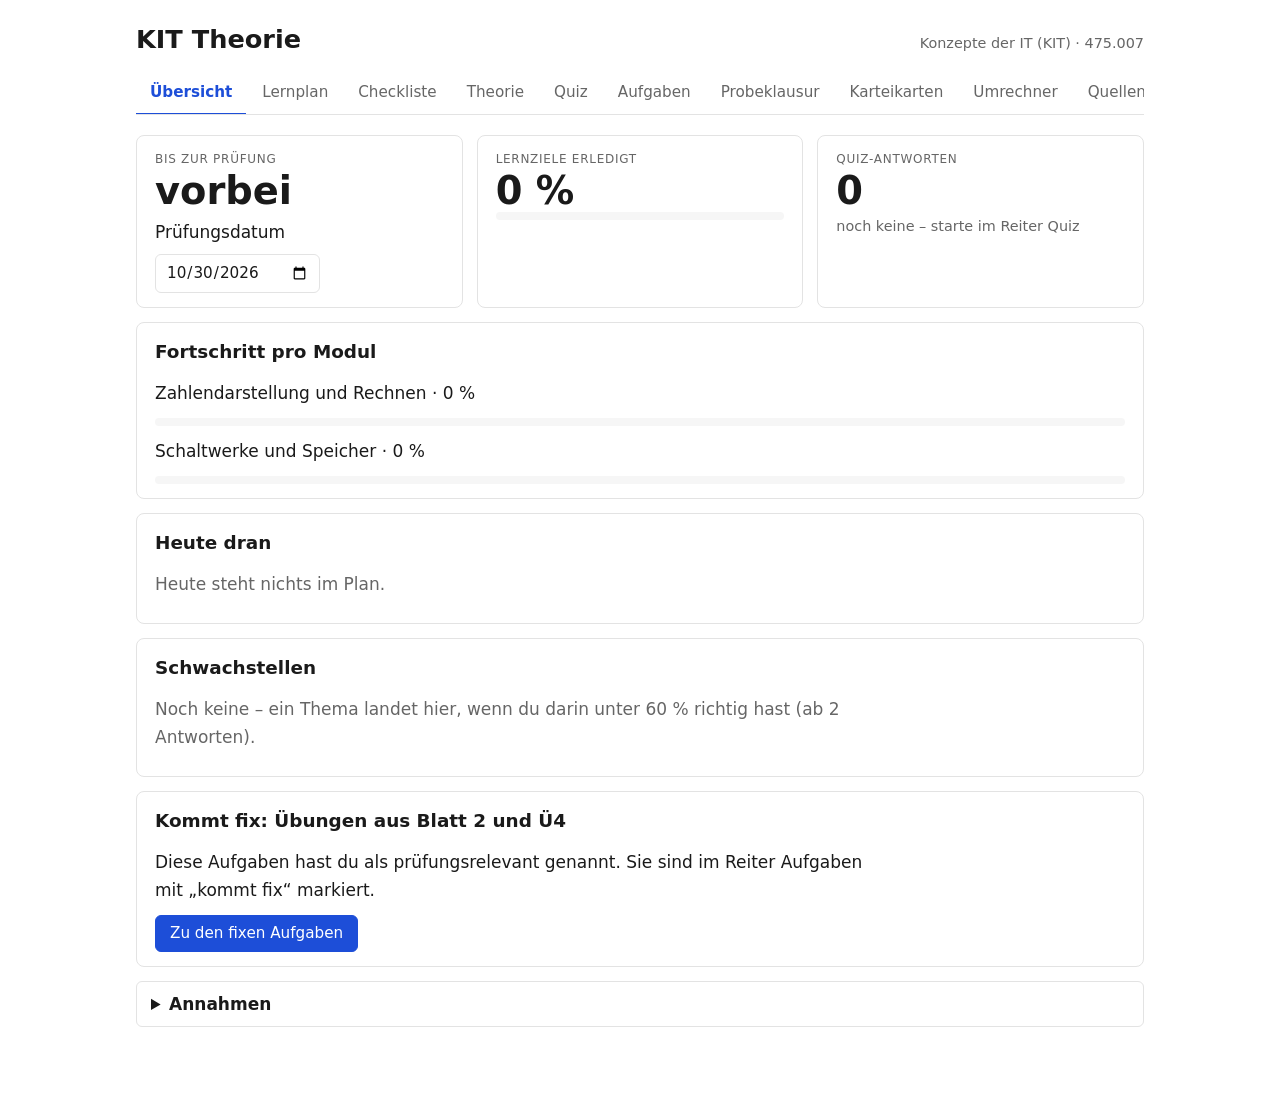
<file: kit-theorie/index.html>
<!doctype html>
<html lang="de">
<head>
<meta charset="utf-8">
<meta name="viewport" content="width=device-width, initial-scale=1">
<title>KIT Theorie</title>
<link rel="stylesheet" href="style.css">
</head>
<body>
<div class="wrap">
  <header class="top">
    <h1>KIT Theorie</h1>
    <span class="sub" id="hdr-sub"></span>
  </header>
  <nav class="tabs" id="tabs" aria-label="Bereiche"></nav>
  <main id="view" tabindex="-1"></main>
</div>
<script src="data.js"></script>
<script src="app.js"></script>
</body>
</html>
</file>
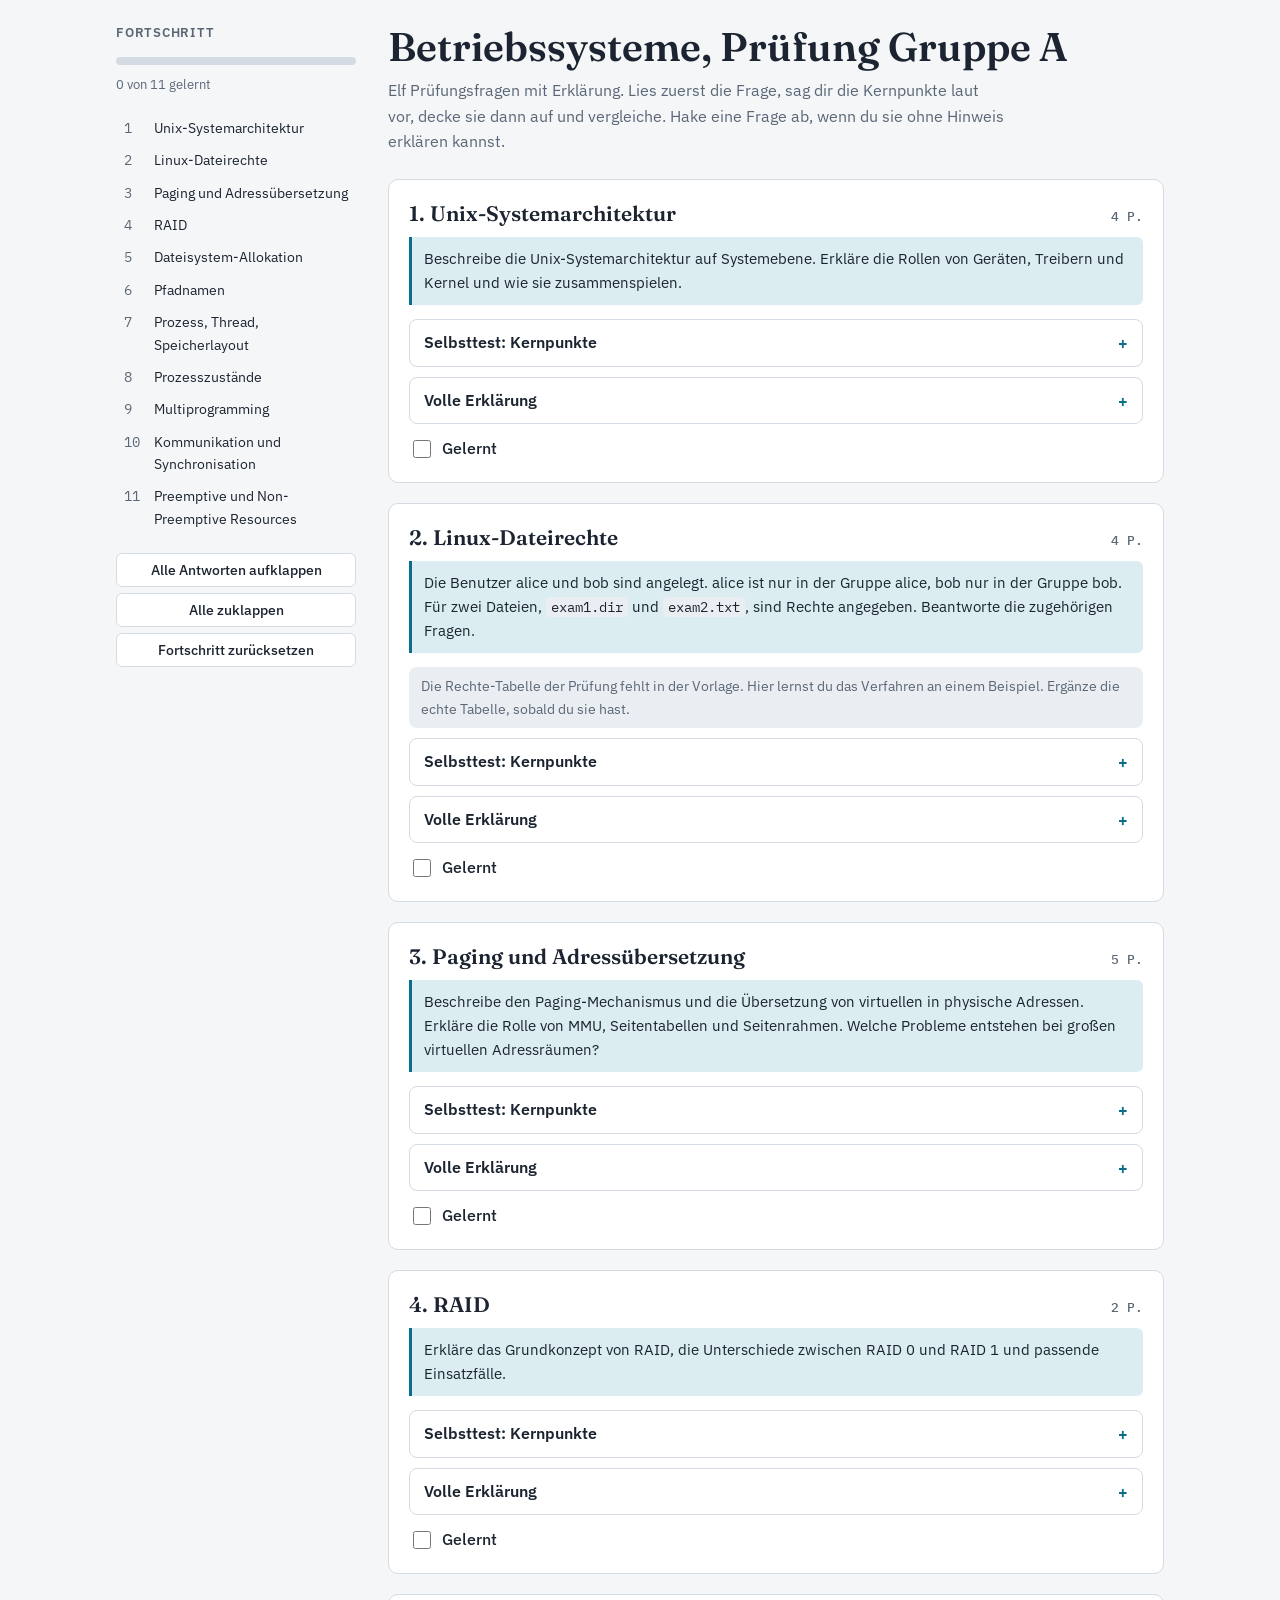
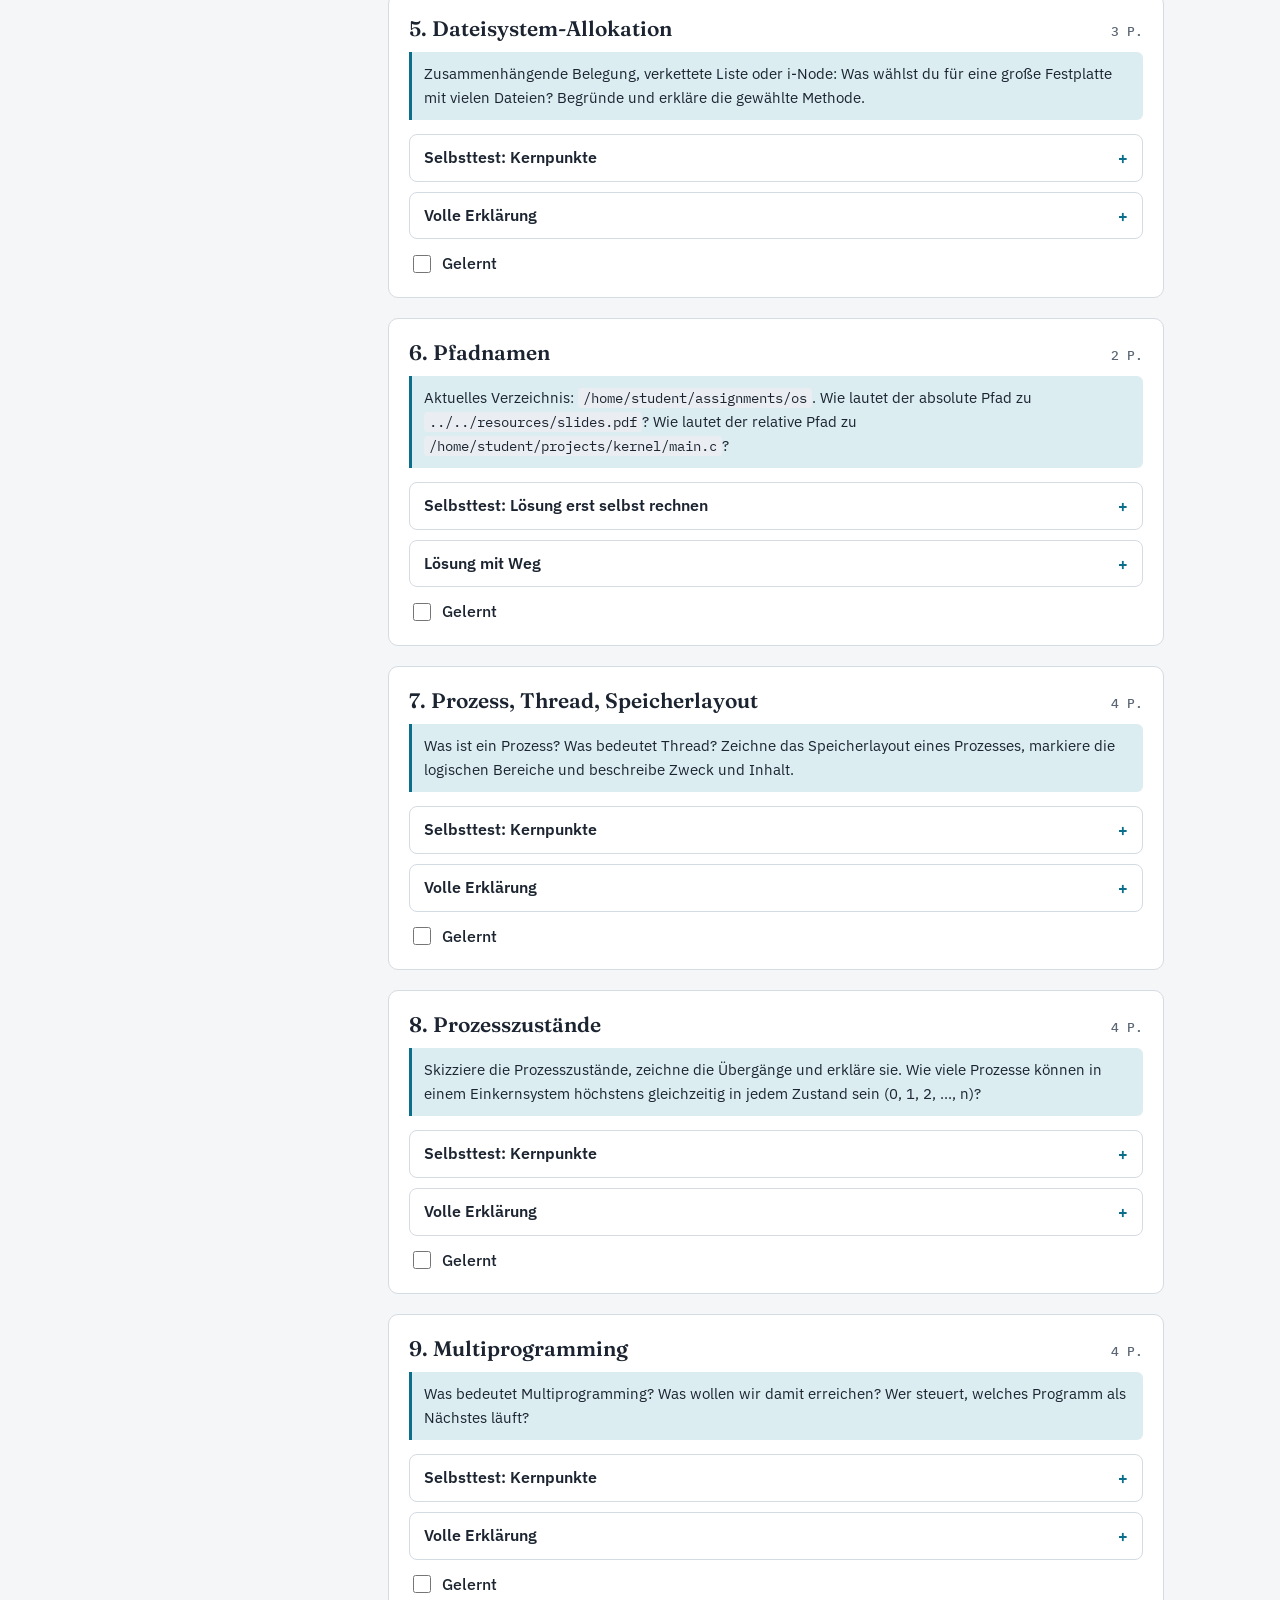
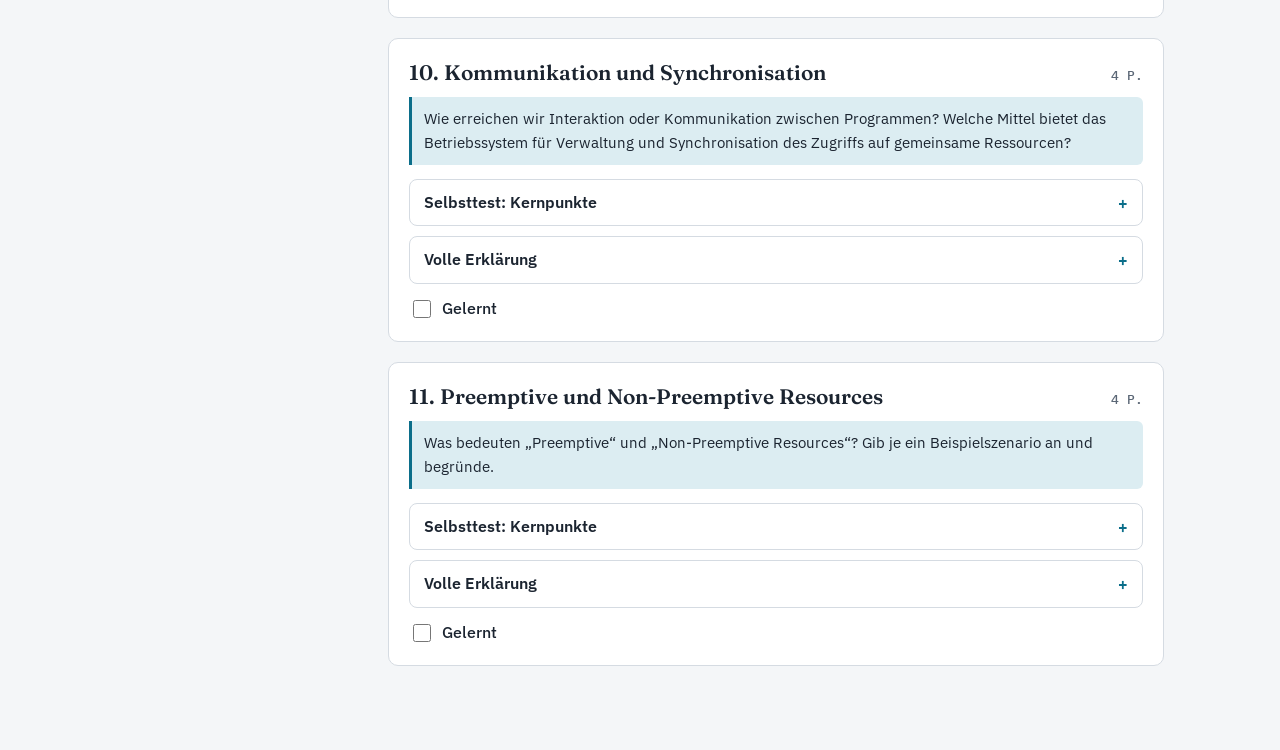
<file: lernseite/index.html>
<!DOCTYPE html>
<html lang="de">
<head>
<meta charset="utf-8">
<meta name="viewport" content="width=device-width, initial-scale=1">
<title>Betriebssysteme Lernseite</title>
<link rel="preconnect" href="https://fonts.googleapis.com">
<link href="https://fonts.googleapis.com/css2?family=Fraunces:opsz,wght@9..144,600&family=IBM+Plex+Sans:wght@400;500;600&family=IBM+Plex+Mono:wght@400;500&display=swap" rel="stylesheet">
<style>
/* Layout: schmale Seitenleiste mit Fortschritt + eine Lesespalte; je Frage Selbsttest, dann volle Erklärung */
:root{
  --bg:#f4f6f8; --surface:#ffffff; --ink:#1b2430; --muted:#5b6776;
  --accent:#0b6e8a; --accent-soft:#dcedf2; --ok:#1f7a4d; --ok-soft:#dff1e6; --line:#d5dbe2; --code:#eaeef2;
  --display:'Fraunces',Georgia,serif; --body:'IBM Plex Sans',system-ui,sans-serif; --mono:'IBM Plex Mono',ui-monospace,monospace;
}
@media (prefers-color-scheme: dark){
  :root:not([data-theme="light"]){
    --bg:#10161d; --surface:#18212b; --ink:#e4e9ef; --muted:#97a3b2;
    --accent:#58b8d4; --accent-soft:#16323c; --ok:#5fc58c; --ok-soft:#173326; --line:#2a3644; --code:#0e141b; color-scheme:dark;
  }
}
:root[data-theme="dark"]{
  --bg:#10161d; --surface:#18212b; --ink:#e4e9ef; --muted:#97a3b2;
  --accent:#58b8d4; --accent-soft:#16323c; --ok:#5fc58c; --ok-soft:#173326; --line:#2a3644; --code:#0e141b; color-scheme:dark;
}
*{box-sizing:border-box}
html{scroll-behavior:smooth}
body{margin:0;background:var(--bg);color:var(--ink);font:16px/1.6 var(--body)}
.wrap{display:grid;grid-template-columns:240px minmax(0,1fr);gap:32px;max-width:1080px;margin:0 auto;padding:24px 16px 64px}
nav{position:sticky;top:16px;align-self:start;display:flex;flex-direction:column;gap:4px;font-size:14px}
nav h2{font:600 13px var(--body);text-transform:uppercase;letter-spacing:.06em;color:var(--muted);margin:0 0 8px}
nav a{display:flex;gap:8px;align-items:baseline;padding:5px 8px;border-radius:6px;color:var(--ink);text-decoration:none}
nav a:hover{background:var(--accent-soft)}
nav a .n{font-family:var(--mono);color:var(--muted);min-width:22px}
nav a.done{color:var(--ok)}
nav a.done .n::after{content:"\2713"}
.bar{height:8px;border-radius:4px;background:var(--line);overflow:hidden;margin:4px 0 6px}
.bar i{display:block;height:100%;width:0;background:var(--ok);transition:width .3s}
.stat{color:var(--muted);font-size:13px;margin-bottom:12px}
.tools{display:flex;flex-direction:column;gap:6px;margin-top:14px}
button{font:500 14px var(--body);padding:7px 12px;border-radius:6px;border:1px solid var(--line);background:var(--surface);color:var(--ink);cursor:pointer}
button:hover{border-color:var(--accent)}
button:focus-visible,summary:focus-visible,a:focus-visible,input:focus-visible{outline:2px solid var(--accent);outline-offset:2px}
button.primary{background:var(--accent);border-color:var(--accent);color:#fff}
:root[data-theme="dark"] button.primary{color:#07202a}
header h1{font:600 clamp(28px,5vw,40px)/1.15 var(--display);margin:0 0 8px;text-wrap:balance}
header p{color:var(--muted);margin:0 0 24px;max-width:62ch}
article{background:var(--surface);border:1px solid var(--line);border-radius:10px;padding:20px;margin-bottom:20px}
article.done{border-color:var(--ok)}
.qhead{display:flex;gap:12px;align-items:baseline;justify-content:space-between}
.qhead h2{font:600 21px/1.3 var(--display);margin:0;text-wrap:balance}
.pts{font:500 13px var(--mono);color:var(--muted);white-space:nowrap}
.task{margin:10px 0 14px;padding:10px 12px;border-left:3px solid var(--accent);background:var(--accent-soft);border-radius:0 6px 6px 0;font-size:15px}
details{border:1px solid var(--line);border-radius:8px;margin:10px 0}
details>summary{cursor:pointer;padding:10px 14px;font-weight:600;list-style:none;display:flex;justify-content:space-between;gap:8px}
details>summary::after{content:"+";font-family:var(--mono);color:var(--accent)}
details[open]>summary::after{content:"\2212"}
details>summary::-webkit-details-marker{display:none}
.body{padding:2px 14px 14px;max-width:70ch}
.body h3{font:600 16px var(--body);margin:18px 0 4px;color:var(--accent)}
.body p,.body ul,.body ol{margin:6px 0}
.body li{margin:2px 0}
pre{background:var(--code);border:1px solid var(--line);border-radius:6px;padding:12px;overflow-x:auto;font:13px/1.45 var(--mono);margin:10px 0;max-width:100%}
code{font-family:var(--mono);font-size:.9em;background:var(--code);padding:1px 5px;border-radius:4px}
pre code{background:none;padding:0}
.tw{overflow-x:auto;margin:10px 0}
table{border-collapse:collapse;font-size:14px;min-width:100%}
th,td{border:1px solid var(--line);padding:6px 10px;text-align:left;vertical-align:top}
th{background:var(--accent-soft)}
td,th{font-variant-numeric:tabular-nums}
.key{background:var(--ok-soft);border-radius:8px;padding:10px 14px;margin:14px 0 0}
.key b{color:var(--ok)}
.note{background:var(--code);border-radius:8px;padding:8px 12px;font-size:14px;color:var(--muted);margin:10px 0}
.check{display:flex;align-items:center;gap:8px;margin-top:12px;font-weight:500}
.check input{width:18px;height:18px;accent-color:var(--ok)}
.hint{color:var(--muted);font-size:14px;margin:0}
.sheet{margin-top:8px}
@media (max-width:760px){
  .wrap{grid-template-columns:1fr;gap:16px}
  nav{position:static}
  nav .list{display:grid;grid-template-columns:repeat(auto-fill,minmax(64px,1fr))}
  nav a .t{display:none}
}
@media (prefers-reduced-motion:reduce){html{scroll-behavior:auto}.bar i{transition:none}}
@media print{nav,.tools,.check{display:none}.wrap{display:block}details{display:block}details>.body{display:block}}
</style>
</head>
<body>
<div class="wrap">
<nav aria-label="Fragen">
  <h2>Fortschritt</h2>
  <div class="bar" role="progressbar" aria-valuemin="0" aria-valuemax="11" aria-valuenow="0" id="pbar"><i id="pfill"></i></div>
  <div class="stat" id="pstat">0 von 11 gelernt</div>
  <div class="list" id="navlist"></div>
  <div class="tools">
    <button type="button" id="openall">Alle Antworten aufklappen</button>
    <button type="button" id="closeall">Alle zuklappen</button>
    <button type="button" id="reset">Fortschritt zurücksetzen</button>
  </div>
</nav>

<main>
<header>
  <h1>Betriebssysteme, Prüfung Gruppe A</h1>
  <p>Elf Prüfungsfragen mit Erklärung. Lies zuerst die Frage, sag dir die Kernpunkte laut vor, decke sie dann auf und vergleiche. Hake eine Frage ab, wenn du sie ohne Hinweis erklären kannst.</p>
</header>

<!-- ============ 1 ============ -->
<article id="q1" data-q="1">
<div class="qhead"><h2>1. Unix-Systemarchitektur</h2><span class="pts">4 P.</span></div>
<div class="task">Beschreibe die Unix-Systemarchitektur auf Systemebene. Erkläre die Rollen von Geräten, Treibern und Kernel und wie sie zusammenspielen.</div>
<details><summary>Selbsttest: Kernpunkte</summary><div class="body"><ul>
<li>Schichten: Hardware, Treiber, Kernel, Systemaufrufe, User Space</li>
<li>Geräte erscheinen als Dateien in <code>/dev</code></li>
<li>Treiber übersetzen einheitliche Kernel-Aufrufe in Hardware-Befehle</li>
<li>Kernel verwaltet Prozesse, Speicher, Dateisystem, Geräte, Schutz</li>
<li>Kontakt über Systemaufrufe (Trap) und Interrupts</li></ul></div></details>
<details><summary>Volle Erklärung</summary><div class="body">
<h3>Schichtenmodell</h3>
<p>Das Betriebssystem vermittelt zwischen Hardware und Anwendungen. Unix ist in Schichten aufgebaut:</p>
<pre>+--------------------------------------------------+
| Benutzerprogramme (Shell, Editor, Browser, ...)  |  User Space
+--------------------------------------------------+
| Bibliotheken (libc), Systemaufruf-Wrapper        |
+================ Systemaufrufe ===================+  Grenze
| KERNEL                                           |  Kernel Space
|  Prozesse | Speicher | Dateisystem (VFS) | Netz  |
|  ----------------------------------------------  |
|  Gerätetreiber                                   |
+==================================================+
| HARDWARE: CPU, RAM, Platten, Netzwerkkarte ...   |
+--------------------------------------------------+</pre>
<h3>Die drei Rollen</h3>
<p><b>Geräte:</b> die physische Hardware. Unix macht sie als Dateien in <code>/dev</code> sichtbar (&bdquo;Everything is a file&ldquo;), etwa <code>/dev/sda</code> oder <code>/dev/tty</code>. Blockgeräte (Platte, SSD) arbeiten in Blöcken mit wahlfreiem Zugriff. Zeichengeräte (Tastatur, serielle Schnittstelle) liefern einen Datenstrom.</p>
<p><b>Treiber:</b> Kernel-Module, die ein Gerät oder eine Geräteklasse kennen. Sie übersetzen <code>read</code>, <code>write</code>, <code>open</code>, <code>ioctl</code> in gerätespezifische Befehle (Register schreiben, Interrupts behandeln, DMA starten). Der Rest des Systems sieht die Hardware-Details nicht.</p>
<p><b>Kernel:</b> der privilegierte Kern im Kernel-Modus mit vollem Hardwarezugriff. Er bietet Scheduling, Speicherverwaltung mit virtuellem Speicher, Dateisysteme, Netzwerk, Interprozesskommunikation und Zugriffsschutz.</p>
<h3>Zusammenspiel am Beispiel <code>read()</code></h3>
<ol>
<li>Ein Programm im User Space ruft <code>read(fd, buf, n)</code> auf.</li>
<li>Der Systemaufruf wechselt in den Kernel-Modus.</li>
<li>Der Kernel prüft Rechte und findet über das Dateisystem das Gerät.</li>
<li>Er ruft die passende Treiberfunktion auf.</li>
<li>Der Treiber programmiert die Hardware, zum Beispiel den Plattencontroller.</li>
<li>Das Gerät meldet per Interrupt, dass es fertig ist. Die Daten werden in den Puffer des Prozesses kopiert.</li>
<li>Rückkehr in den User Mode, <code>read</code> liefert das Ergebnis.</li></ol>
<div class="key"><b>Merken:</b> Schichten, Geräte als Dateien, Treiber als Übersetzer, Kernel als Verwalter und Schützer, Kommunikation über Systemaufrufe und Interrupts.</div>
</div></details>
<label class="check"><input type="checkbox" data-done="1"> Gelernt</label>
</article>

<!-- ============ 2 ============ -->
<article id="q2" data-q="2">
<div class="qhead"><h2>2. Linux-Dateirechte</h2><span class="pts">4 P.</span></div>
<div class="task">Die Benutzer alice und bob sind angelegt. alice ist nur in der Gruppe alice, bob nur in der Gruppe bob. Für zwei Dateien, <code>exam1.dir</code> und <code>exam2.txt</code>, sind Rechte angegeben. Beantworte die zugehörigen Fragen.</div>
<div class="note">Die Rechte-Tabelle der Prüfung fehlt in der Vorlage. Hier lernst du das Verfahren an einem Beispiel. Ergänze die echte Tabelle, sobald du sie hast.</div>
<details><summary>Selbsttest: Kernpunkte</summary><div class="body"><ul>
<li>Format: Typ, Besitzer, Gruppe, Andere (<code>drwxr-x---</code>)</li>
<li>r=4, w=2, x=1</li>
<li>Prüfreihenfolge: Besitzer, dann Gruppe, dann Andere, erster Treffer zählt</li>
<li>Verzeichnis: <code>x</code> = betreten, <code>r</code> = auflisten, <code>w</code> = Einträge ändern (zusammen mit <code>x</code>)</li></ul></div></details>
<details><summary>Volle Erklärung</summary><div class="body">
<pre>drwxr-x---  2 alice bob   4096  exam1.dir
-rw-rw-r--  1 bob   bob    120  exam2.txt</pre>
<div class="tw"><table><tr><th>Zeichen</th><th>Datei</th><th>Verzeichnis</th></tr>
<tr><td><code>r</code> (4)</td><td>Inhalt lesen</td><td>Inhalt auflisten (<code>ls</code>)</td></tr>
<tr><td><code>w</code> (2)</td><td>Inhalt ändern</td><td>Einträge anlegen, löschen, umbenennen (braucht <code>x</code>)</td></tr>
<tr><td><code>x</code> (1)</td><td>als Programm ausführen</td><td>hineinwechseln (<code>cd</code>), auf Einträge zugreifen</td></tr></table></div>
<h3>Prüfreihenfolge</h3>
<ol><li>Ist der Benutzer der Besitzer? Dann gelten die Besitzerrechte, auch wenn die Gruppenrechte großzügiger wären.</li>
<li>Sonst: ist er in der Gruppe der Datei? Dann gelten die Gruppenrechte.</li>
<li>Sonst gelten die Rechte für Andere. <code>root</code> umgeht die Prüfung.</li></ol>
<h3>Beispiel</h3>
<p><code>exam2.txt</code> mit <code>-rw-r-----</code>, Besitzer alice, Gruppe bob:</p>
<ul><li>alice (Besitzer): <code>rw-</code>, lesen und schreiben.</li>
<li>bob (Gruppe): <code>r--</code>, nur lesen.</li>
<li>Dritte: <code>---</code>, nichts.</li></ul>
<p><code>rw-r-----</code> ist Oktal 640. Mit <code>chmod 640 exam2.txt</code> setzt du es. Besitzer und Gruppe ändert <code>chown alice:bob exam2.txt</code>.</p>
<p>Kann bob in <code>exam1.dir</code> eine Datei anlegen? Nur mit <code>w</code> und <code>x</code> auf dem Verzeichnis in der Rolle, die für bob gilt.</p>
<div class="key"><b>Merken:</b> alice und bob teilen keine Gruppe. Rechte über die Gruppe gibt es nur, wenn die Datei der eigenen Gruppe gehört. Sonst zählen &bdquo;Andere&ldquo;.</div>
</div></details>
<label class="check"><input type="checkbox" data-done="2"> Gelernt</label>
</article>

<!-- ============ 3 ============ -->
<article id="q3" data-q="3">
<div class="qhead"><h2>3. Paging und Adressübersetzung</h2><span class="pts">5 P.</span></div>
<div class="task">Beschreibe den Paging-Mechanismus und die Übersetzung von virtuellen in physische Adressen. Erkläre die Rolle von MMU, Seitentabellen und Seitenrahmen. Welche Probleme entstehen bei großen virtuellen Adressräumen?</div>
<details><summary>Selbsttest: Kernpunkte</summary><div class="body"><ul>
<li>Adresse = Seitennummer + Offset</li>
<li>Seitentabelle ordnet Seite zu Rahmen zu, die MMU übersetzt in Hardware</li>
<li>TLB als Cache der Übersetzungen</li>
<li>Page Fault: Present-Bit 0, Seite wird nachgeladen</li>
<li>Große Räume: Tabellen zu groß, Lösung mehrstufig, invertiert, Huge Pages</li></ul></div></details>
<details><summary>Volle Erklärung</summary><div class="body">
<p>Jeder Prozess soll einen eigenen, großen, zusammenhängenden Adressraum sehen, obwohl der echte Speicher begrenzt und zerstückelt ist. Das leistet virtueller Speicher mit Paging.</p>
<h3>Begriffe</h3>
<ul><li><b>Seite (Page):</b> Block fester Größe im virtuellen Raum, meist 4 KiB.</li>
<li><b>Seitenrahmen (Frame):</b> gleich großer Block im physischen RAM.</li>
<li><b>Seitentabelle:</b> pro Prozess, ordnet jede Seite einem Rahmen zu oder markiert sie als nicht im RAM.</li>
<li><b>MMU:</b> Hardware in der CPU, die jede Adresse zur Laufzeit übersetzt.</li>
<li><b>TLB:</b> kleiner, schneller Cache der letzten Übersetzungen.</li></ul>
<h3>Übersetzung</h3>
<pre>virtuelle Adresse = [ Seitennummer p | Offset d ]
1. MMU schlägt p in der Seitentabelle nach: p -> Rahmen f
2. physische Adresse = [ f | d ]   (Offset bleibt gleich)</pre>
<p><b>Zahlenbeispiel:</b> Seitengröße 4 KiB, also 12 Bit Offset. Virtuelle Adresse <code>0x00003A7C</code> hat Seitennummer <code>0x3</code> und Offset <code>0xA7C</code>. Die Tabelle sagt Seite 3 gehört zu Rahmen 7. Ergebnis: <code>0x7A7C</code>.</p>
<p>Mit TLB: Zuerst im TLB nachsehen. Ein Treffer ist schnell. Bei einem Miss liest die MMU die Seitentabelle aus dem RAM und trägt den Eintrag in den TLB ein.</p>
<h3>Seitenfehler (Page Fault)</h3>
<p>Ist das Present-Bit 0, löst die MMU eine Ausnahme aus. Das Betriebssystem prüft, ob der Zugriff erlaubt ist (sonst Segmentation Fault), sucht einen freien Rahmen (sonst wird per LRU oder Clock ein Opfer ausgelagert), lädt die Seite von der Platte, aktualisiert die Tabelle und setzt den Befehl fort. Weitere Bits im Eintrag: Dirty, Referenced, Schutzbits (r/w/x), User/Supervisor.</p>
<h3>Probleme bei großen Adressräumen</h3>
<p>Bei 64 Bit und 4-KiB-Seiten gibt es bis zu 2<sup>52</sup> Seiten. Eine flache Tabelle wäre pro Prozess riesig.</p>
<ul><li><b>Mehrstufige Tabellen</b> (x86-64: 4 Ebenen) legen nur benutzte Teilbäume an, weil der Raum dünn besiedelt ist.</li>
<li><b>Invertierte Tabelle:</b> ein Eintrag pro Rahmen, Suche per Hash.</li>
<li><b>TLB</b> ist nötig, weil mehrere Ebenen mehrere Speicherzugriffe pro Übersetzung kosten.</li>
<li><b>Huge Pages</b> (2 MiB, 1 GiB) verkleinern Tabellen und entlasten den TLB.</li>
<li>Weitere Nachteile: interne Fragmentierung, Thrashing bei zu wenig RAM.</li></ul>
<div class="key"><b>Merken:</b> p+d, Tabelle p&rarr;f, MMU in Hardware, TLB, Page Fault, mehrstufige Tabellen.</div>
</div></details>
<label class="check"><input type="checkbox" data-done="3"> Gelernt</label>
</article>

<!-- ============ 4 ============ -->
<article id="q4" data-q="4">
<div class="qhead"><h2>4. RAID</h2><span class="pts">2 P.</span></div>
<div class="task">Erkläre das Grundkonzept von RAID, die Unterschiede zwischen RAID 0 und RAID 1 und passende Einsatzfälle.</div>
<details><summary>Selbsttest: Kernpunkte</summary><div class="body"><ul>
<li>Mehrere Platten als ein logisches Laufwerk, für Tempo und/oder Sicherheit</li>
<li>RAID 0: Striping, schnell, keine Redundanz</li>
<li>RAID 1: Spiegelung, 1 Plattenausfall verkraftbar, halbe Kapazität</li>
<li>RAID ist kein Backup</li></ul></div></details>
<details><summary>Volle Erklärung</summary><div class="body">
<p>RAID (Redundant Array of Independent Disks) fasst mehrere physische Platten zu einem logischen Laufwerk zusammen. Die zwei Grundtechniken sind Striping (Daten verteilen) und Spiegelung oder Parität (Redundanz).</p>
<div class="tw"><table><tr><th></th><th>RAID 0</th><th>RAID 1</th></tr>
<tr><td>Prinzip</td><td>Striping</td><td>Spiegelung</td></tr>
<tr><td>Mindestplatten</td><td>2</td><td>2</td></tr>
<tr><td>Nutzbare Kapazität</td><td>100 %</td><td>50 % bei 2 Platten</td></tr>
<tr><td>Ausfalltoleranz</td><td>keine, ein Ausfall zerstört alles</td><td>eine Platte darf ausfallen</td></tr>
<tr><td>Leistung</td><td>sehr gut beim Lesen und Schreiben</td><td>Lesen schneller, Schreiben wie eine Platte</td></tr>
<tr><td>Einsatz</td><td>Videoschnitt-Scratchdisk, Caches, temporäre Daten</td><td>Boot-Platte, Datenbank-Logs, kleine Server, Buchhaltung</td></tr></table></div>
<p>RAID 0 verteilt Blöcke abwechselnd auf alle Platten, das Ausfallrisiko steigt mit der Plattenzahl. RAID 1 schreibt jeden Block identisch auf beide Platten.</p>
<div class="key"><b>Merken:</b> RAID schützt vor Plattenausfall, nicht vor Löschen, Viren oder Brand. Dafür braucht es ein Backup.</div>
</div></details>
<label class="check"><input type="checkbox" data-done="4"> Gelernt</label>
</article>

<!-- ============ 5 ============ -->
<article id="q5" data-q="5">
<div class="qhead"><h2>5. Dateisystem-Allokation</h2><span class="pts">3 P.</span></div>
<div class="task">Zusammenhängende Belegung, verkettete Liste oder i-Node: Was wählst du für eine große Festplatte mit vielen Dateien? Begründe und erkläre die gewählte Methode.</div>
<details><summary>Selbsttest: Kernpunkte</summary><div class="body"><ul>
<li>Contiguous: schnell, aber externe Fragmentierung, Größe vorab nötig</li>
<li>Linked List: kein Fragmentieren, aber wahlfreier Zugriff langsam</li>
<li>i-Node: Metadaten plus direkte und indirekte Zeiger, gut für alles</li>
<li>Meine Wahl: i-Node</li></ul></div></details>
<details><summary>Volle Erklärung</summary><div class="body">
<div class="tw"><table><tr><th>Methode</th><th>Vorteile</th><th>Nachteile</th></tr>
<tr><td>Zusammenhängend</td><td>sehr schneller sequenzieller und direkter Zugriff</td><td>externe Fragmentierung, Größe muss vorab bekannt sein, Wachsen erfordert Umkopieren</td></tr>
<tr><td>Verkettete Liste</td><td>keine externe Fragmentierung, Dateien wachsen leicht</td><td>wahlfreier Zugriff muss alle Zeiger ablaufen, Zeiger kosten Platz, ein defekter Zeiger kappt die Datei (FAT mildert das, braucht aber die ganze Tabelle im RAM)</td></tr>
<tr><td>i-Node</td><td>direkter Zugriff auf jeden Block, flexibles Wachsen, kleine Dateien brauchen nur direkte Zeiger</td><td>Zusatzaufwand durch indirekte Blöcke bei sehr großen Dateien, feste Zahl an i-Nodes</td></tr></table></div>
<h3>Wahl: i-Node</h3>
<p>Der i-Node speichert Rechte, Besitzer, Größe, Zeiten und die Blockzeiger: 12 direkte, 1 einfach indirekter, 1 zweifach indirekter, 1 dreifach indirekter.</p>
<ul><li>Viele Dateien in wechselnder Größe mit ständigem Anlegen und Löschen würden bei contiguous stark fragmentieren.</li>
<li>Wahlfreier Zugriff auf große Dateien macht die verkettete Liste zu langsam.</li>
<li>Der i-Node einer Datei muss nur im RAM sein, solange die Datei offen ist. Der Bedarf wächst also mit den offenen, nicht mit allen Dateien.</li>
<li>Bewährt in ext2/3/4 und UFS.</li></ul>
<h3>Rechenbeispiel</h3>
<p>Blockgröße 4 KiB, Zeiger 4 B, also 1024 Zeiger pro Block.</p>
<div class="tw"><table><tr><th>Stufe</th><th>Zusätzliche Größe</th></tr>
<tr><td>12 direkte Zeiger</td><td>48 KiB</td></tr>
<tr><td>einfach indirekt</td><td>4 MiB</td></tr>
<tr><td>zweifach indirekt</td><td>4 GiB</td></tr>
<tr><td>dreifach indirekt</td><td>4 TiB</td></tr></table></div>
</div></details>
<label class="check"><input type="checkbox" data-done="5"> Gelernt</label>
</article>

<!-- ============ 6 ============ -->
<article id="q6" data-q="6">
<div class="qhead"><h2>6. Pfadnamen</h2><span class="pts">2 P.</span></div>
<div class="task">Aktuelles Verzeichnis: <code>/home/student/assignments/os</code>. Wie lautet der absolute Pfad zu <code>../../resources/slides.pdf</code>? Wie lautet der relative Pfad zu <code>/home/student/projects/kernel/main.c</code>?</div>
<details><summary>Selbsttest: Lösung erst selbst rechnen</summary><div class="body">
<p class="hint">Tipp: Zähle, wie viele Ebenen <code>..</code> nach oben geht.</p></div></details>
<details><summary>Lösung mit Weg</summary><div class="body">
<h3>a) Absoluter Pfad</h3>
<pre>/home/student/assignments/os   (hier)
..    -> /home/student/assignments
../.. -> /home/student
+ resources/slides.pdf</pre>
<p><b>/home/student/resources/slides.pdf</b></p>
<h3>b) Relativer Pfad</h3>
<p>Zwei Ebenen hoch bis <code>/home/student</code>, dann <code>projects/kernel/main.c</code>.</p>
<p><b>../../projects/kernel/main.c</b></p>
<div class="key"><b>Merken:</b> absolut beginnt mit <code>/</code>. <code>.</code> ist hier, <code>..</code> ist eine Ebene höher.</div>
<div class="note">Das Baumdiagramm der Aufgabe lag nicht vor. Die Lösung nutzt nur die genannten Pfade.</div>
</div></details>
<label class="check"><input type="checkbox" data-done="6"> Gelernt</label>
</article>

<!-- ============ 7 ============ -->
<article id="q7" data-q="7">
<div class="qhead"><h2>7. Prozess, Thread, Speicherlayout</h2><span class="pts">4 P.</span></div>
<div class="task">Was ist ein Prozess? Was bedeutet Thread? Zeichne das Speicherlayout eines Prozesses, markiere die logischen Bereiche und beschreibe Zweck und Inhalt.</div>
<details><summary>Selbsttest: Kernpunkte</summary><div class="body"><ul>
<li>Prozess = Programm in Ausführung mit eigenem Adressraum, verwaltet im PCB</li>
<li>Thread = Ablauf im Prozess, teilt Adressraum, eigener Stack und Register</li>
<li>Layout von unten: Text, Data, BSS, Heap (wächst hoch), Stack (wächst runter)</li></ul></div></details>
<details><summary>Volle Erklärung</summary><div class="body">
<p><b>Prozess:</b> ein Programm in Ausführung. Er besteht aus dem Code und dem dynamischen Zustand: eigener Adressraum, Register (Programmzähler, Stackpointer), offene Dateien, PID, Rechte, Zustand. Das Betriebssystem führt dafür den Process Control Block (PCB).</p>
<p><b>Thread:</b> eine Ausführungseinheit innerhalb eines Prozesses. Threads teilen Code, Daten, Heap und offene Dateien. Jeder hat eigenen Programmzähler, Registersatz und Stack. Vorteile: billiges Erzeugen und Umschalten, einfacher Datenaustausch, Parallelität auf mehreren Kernen. Nachteil: Synchronisation nötig, ein Fehler trifft den ganzen Prozess.</p>
<h3>Speicherlayout</h3>
<pre>hohe Adressen
+------------------------+
| Kernel-Bereich         |
+------------------------+
| Stack          (runter)|
|        |               |
|        v   ... ^       |
|        |               |
| Heap            (hoch) |
+------------------------+
| BSS   (nicht init.)    |
+------------------------+
| Data  (initialisiert)  |
+------------------------+
| Text  (Code)           |
+------------------------+
niedrige Adressen</pre>
<div class="tw"><table><tr><th>Bereich</th><th>Zweck</th><th>Beispiel</th></tr>
<tr><td>Text</td><td>Programmbefehle, schreibgeschützt, teilbar</td><td>Maschinencode, Konstanten</td></tr>
<tr><td>Data</td><td>initialisierte globale und statische Variablen</td><td><code>int x = 5;</code> global</td></tr>
<tr><td>BSS</td><td>nicht initialisierte globale und statische Variablen, beim Start 0</td><td><code>int arr[1000];</code> global</td></tr>
<tr><td>Heap</td><td>Speicher, der zur Laufzeit angefordert wird</td><td><code>malloc</code>, <code>new</code></td></tr>
<tr><td>Stack</td><td>Funktionsaufrufe: Rücksprungadresse, Parameter, lokale Variablen</td><td>Stack Frames</td></tr></table></div>
<div class="key"><b>Merken:</b> Prozess hat einen Adressraum, Threads teilen ihn. Reihenfolge von unten: Text, Data, BSS, Heap, Stack.</div>
</div></details>
<label class="check"><input type="checkbox" data-done="7"> Gelernt</label>
</article>

<!-- ============ 8 ============ -->
<article id="q8" data-q="8">
<div class="qhead"><h2>8. Prozesszustände</h2><span class="pts">4 P.</span></div>
<div class="task">Skizziere die Prozesszustände, zeichne die Übergänge und erkläre sie. Wie viele Prozesse können in einem Einkernsystem höchstens gleichzeitig in jedem Zustand sein (0, 1, 2, ..., n)?</div>
<details><summary>Selbsttest: Kernpunkte</summary><div class="body"><ul>
<li>New, Ready, Running, Blocked, Terminated</li>
<li>Ready&rarr;Running: Dispatch. Running&rarr;Ready: Zeitscheibe vorbei</li>
<li>Running&rarr;Blocked: wartet. Blocked&rarr;Ready: Ereignis da</li>
<li>Kein Blocked&rarr;Running, kein Ready&rarr;Blocked</li>
<li>Running höchstens 1, Ready und Blocked bis n</li></ul></div></details>
<details><summary>Volle Erklärung</summary><div class="body">
<pre>            admit              dispatch
 New ─────────────► Ready ─────────────► Running ── exit ──► Terminated
                      ▲  ◄──────────────    │
                      │   Zeitscheibe        │
                      │   abgelaufen /       │ wartet auf
                      │   verdrängt          │ I/O, Ereignis
                      │                      ▼
                      └───────────────── Blocked
                          Ereignis eingetreten</pre>
<div class="tw"><table><tr><th>Übergang</th><th>Auslöser</th></tr>
<tr><td>New &rarr; Ready</td><td>Prozess ist zugelassen</td></tr>
<tr><td>Ready &rarr; Running</td><td>Dispatch: der Scheduler wählt ihn</td></tr>
<tr><td>Running &rarr; Ready</td><td>Preemption: Zeitscheibe abgelaufen oder höhere Priorität</td></tr>
<tr><td>Running &rarr; Blocked</td><td>wartet auf I/O oder ein Ereignis</td></tr>
<tr><td>Blocked &rarr; Ready</td><td>Ereignis eingetreten, zum Beispiel I/O fertig</td></tr>
<tr><td>Running &rarr; Terminated</td><td><code>exit</code>, Fehler oder Abbruch</td></tr></table></div>
<h3>Anzahl pro Zustand (ein Kern, n Prozesse)</h3>
<div class="tw"><table><tr><th>Zustand</th><th>Höchstens gleichzeitig</th></tr>
<tr><td>Running</td><td>1 (also 0 oder 1)</td></tr>
<tr><td>Ready</td><td>n, oder n&minus;1 wenn einer läuft</td></tr>
<tr><td>Blocked</td><td>n</td></tr></table></div>
<p>Warten alle auf I/O, gilt Running = 0 und Blocked = n. Im anderen Extrem: 1 Running und n&minus;1 Ready.</p>
</div></details>
<label class="check"><input type="checkbox" data-done="8"> Gelernt</label>
</article>

<!-- ============ 9 ============ -->
<article id="q9" data-q="9">
<div class="qhead"><h2>9. Multiprogramming</h2><span class="pts">4 P.</span></div>
<div class="task">Was bedeutet Multiprogramming? Was wollen wir damit erreichen? Wer steuert, welches Programm als Nächstes läuft?</div>
<details><summary>Selbsttest: Kernpunkte</summary><div class="body"><ul>
<li>Mehrere Programme gleichzeitig im Hauptspeicher</li>
<li>Bei Wartezeit (I/O) wird die CPU einem anderen Programm gegeben</li>
<li>Ziel: CPU-Auslastung und Durchsatz</li>
<li>Entscheider: Scheduler des Betriebssystems, Dispatcher wechselt</li></ul></div></details>
<details><summary>Volle Erklärung</summary><div class="body">
<p>Beim Multiprogramming liegen mehrere Programme gleichzeitig im Hauptspeicher und teilen sich die CPU. Wartet eines, etwa auf die Platte, schaltet das Betriebssystem auf ein anderes bereites Programm um.</p>
<h3>Ziel</h3>
<ul><li>Die CPU soll nicht untätig auf langsame I/O warten.</li>
<li>Mehr Durchsatz und bessere Ressourcennutzung.</li></ul>
<p>Faustformel: Bei Wartezeitanteil p und n Programmen ist die Auslastung etwa 1 &minus; p<sup>n</sup>. Bei p = 80 % ergibt n = 4 rund 59 %, n = 10 rund 89 %.</p>
<p>Voraussetzungen sind Speicherschutz, Prozessverwaltung und ein Scheduler. Time-Sharing (Zeitscheiben) erweitert das Prinzip um gute Antwortzeiten.</p>
<h3>Wer entscheidet?</h3>
<p>Der CPU-Scheduler im Kernel (Short-Term-Scheduler). Der Dispatcher führt den Kontextwechsel aus. Die Wahl folgt einer Strategie wie Round Robin, Priorität, FCFS oder SJF. Weder die Programme noch der Benutzer entscheiden.</p>
</div></details>
<label class="check"><input type="checkbox" data-done="9"> Gelernt</label>
</article>

<!-- ============ 10 ============ -->
<article id="q10" data-q="10">
<div class="qhead"><h2>10. Kommunikation und Synchronisation</h2><span class="pts">4 P.</span></div>
<div class="task">Wie erreichen wir Interaktion oder Kommunikation zwischen Programmen? Welche Mittel bietet das Betriebssystem für Verwaltung und Synchronisation des Zugriffs auf gemeinsame Ressourcen?</div>
<details><summary>Selbsttest: Kernpunkte</summary><div class="body"><ul>
<li>IPC: Pipes, FIFOs, Message Queues, Shared Memory, Sockets, Signale</li>
<li>Problem: Race Condition im kritischen Abschnitt</li>
<li>Lösung: Mutex, Semaphor, Monitor, atomare Operationen</li>
<li>Gefahren: Deadlock, Starvation</li></ul></div></details>
<details><summary>Volle Erklärung</summary><div class="body">
<h3>Interprozesskommunikation</h3>
<p>Prozesse haben getrennte Adressräume und brauchen Hilfsmittel vom Betriebssystem.</p>
<div class="tw"><table><tr><th>Mittel</th><th>Beschreibung</th></tr>
<tr><td>Pipe, FIFO</td><td>Bytestrom zwischen Prozessen, zum Beispiel <code>ls | grep txt</code></td></tr>
<tr><td>Message Queue</td><td>Nachrichten mit Typ oder Priorität, vom Kernel verwaltet</td></tr>
<tr><td>Shared Memory</td><td>gemeinsamer Speicherbereich, am schnellsten, braucht eigene Synchronisation</td></tr>
<tr><td>Socket</td><td>lokal oder über das Netzwerk</td></tr>
<tr><td>Signal</td><td>kurze asynchrone Benachrichtigung, etwa <code>SIGTERM</code></td></tr>
<tr><td>Datei</td><td>Austausch über das Dateisystem</td></tr></table></div>
<p>Zwei Modelle: Message Passing (Kernel kopiert, einfach, langsamer) und Shared Memory (direkter Zugriff, schnell, Synchronisation Sache des Programmierers).</p>
<h3>Synchronisation</h3>
<p>Eine <b>Race Condition</b> entsteht, wenn das Ergebnis von der Reihenfolge abhängt. Beispiel: Zwei Threads erhöhen denselben Zähler, ein Update geht verloren. Der gefährdete Codeabschnitt heißt <b>kritischer Abschnitt</b>. Es muss gegenseitiger Ausschluss gelten.</p>
<ul><li><b>Mutex / Lock:</b> nur einer darf hinein (<code>lock</code>, <code>unlock</code>).</li>
<li><b>Semaphor:</b> Zähler mit atomarem <code>wait</code> (P) und <code>signal</code> (V). Binär ist er ein Mutex. Zählend schützt er begrenzte Ressourcen, etwa 5 Plätze.</li>
<li><b>Monitor:</b> kapselt Daten und Zugriffsfunktionen, nur ein Thread ist aktiv, mit Bedingungsvariablen (<code>wait</code>, <code>notify</code>).</li>
<li><b>Atomare Operationen:</b> Test-and-Set, Compare-and-Swap als Hardwarebasis.</li></ul>
<p>Typische Gefahren: Deadlock, Starvation, Prioritätsinversion. Klassische Beispiele: Producer-Consumer, Readers-Writers, Philosophenproblem.</p>
</div></details>
<label class="check"><input type="checkbox" data-done="10"> Gelernt</label>
</article>

<!-- ============ 11 ============ -->
<article id="q11" data-q="11">
<div class="qhead"><h2>11. Preemptive und Non-Preemptive Resources</h2><span class="pts">4 P.</span></div>
<div class="task">Was bedeuten &bdquo;Preemptive&ldquo; und &bdquo;Non-Preemptive Resources&ldquo;? Gib je ein Beispielszenario an und begründe.</div>
<details><summary>Selbsttest: Kernpunkte</summary><div class="body"><ul>
<li>Preemptive: entziehbar ohne Schaden (Zustand sicherbar)</li>
<li>Non-preemptive: Entzug zerstört Arbeit oder Konsistenz</li>
<li>Beispiele: RAM oder CPU gegen Drucker, Brenner oder Lock</li>
<li>Bezug: Deadlock braucht die Bedingung &bdquo;No Preemption&ldquo;</li></ul></div></details>
<details><summary>Volle Erklärung</summary><div class="body">
<p><b>Preemptive Resource:</b> Das System kann sie einem Prozess wegnehmen und später ohne Schaden zurückgeben, weil sich der Zustand sichern und wiederherstellen lässt.</p>
<p><b>Non-Preemptive Resource:</b> Ein gewaltsamer Entzug verliert Arbeit oder macht den Zustand inkonsistent. Sie wird nur freiwillig freigegeben.</p>
<h3>Beispiel preemptive: Hauptspeicher oder CPU</h3>
<p>Wird der RAM knapp, lagert das Betriebssystem Seiten auf die Platte aus und gibt den Rahmen einem anderen Prozess. Beim nächsten Zugriff holt ein Page Fault die Seite zurück. Der Prozess merkt nichts. Bei der CPU entzieht der Scheduler sie per Timer-Interrupt, sichert die Register und stellt sie später wieder her.</p>
<h3>Beispiel non-preemptive: Drucker, CD-Brenner, Lock</h3>
<p>Druckt Prozess A und das System entzieht ihm den Drucker, mischen sich beide Ausdrucke und sind unbrauchbar. Beim CD-Brenner entsteht ein defekter Rohling. Ein Mutex im kritischen Abschnitt darf ebenfalls nicht einfach entzogen werden, sonst sind die Daten inkonsistent.</p>
<div class="key"><b>Merken:</b> Nur bei non-preemptive Ressourcen kann ein Deadlock entstehen. Die vier Bedingungen sind Mutual Exclusion, Hold and Wait, No Preemption und Circular Wait.</div>
</div></details>
<label class="check"><input type="checkbox" data-done="11"> Gelernt</label>
</article>
</main>
</div>

<script>
(function(){
  var KEY='os-lern-gruppe-a', total=11, state={};
  try{ state=JSON.parse(localStorage.getItem(KEY)||'{}'); }catch(e){ state={}; }
  function save(){ try{ localStorage.setItem(KEY,JSON.stringify(state)); }catch(e){} }

  var titles={};
  document.querySelectorAll('article').forEach(function(a){ titles[a.dataset.q]=a.querySelector('h2').textContent.replace(/^\d+\.\s*/,''); });

  var list=document.getElementById('navlist');
  for(var i=1;i<=total;i++){
    var a=document.createElement('a'); a.href='#q'+i; a.id='nav'+i;
    a.innerHTML='<span class="n">'+i+'</span><span class="t">'+titles[i]+'</span>';
    list.appendChild(a);
  }

  function render(){
    var done=0;
    for(var i=1;i<=total;i++){
      var d=!!state[i];
      if(d) done++;
      document.getElementById('nav'+i).classList.toggle('done',d);
      document.getElementById('q'+i).classList.toggle('done',d);
      document.querySelector('input[data-done="'+i+'"]').checked=d;
    }
    document.getElementById('pfill').style.width=(done/total*100)+'%';
    document.getElementById('pstat').textContent=done+' von '+total+' gelernt';
    document.getElementById('pbar').setAttribute('aria-valuenow',done);
  }

  document.querySelectorAll('input[data-done]').forEach(function(c){
    c.addEventListener('change',function(){ state[c.dataset.done]=c.checked; save(); render(); });
  });
  document.getElementById('openall').addEventListener('click',function(){ document.querySelectorAll('details').forEach(function(d){d.open=true;}); });
  document.getElementById('closeall').addEventListener('click',function(){ document.querySelectorAll('details').forEach(function(d){d.open=false;}); });
  document.getElementById('reset').addEventListener('click',function(){ state={}; save(); render(); });
  render();
})();
</script>
</body>
</html>
</file>
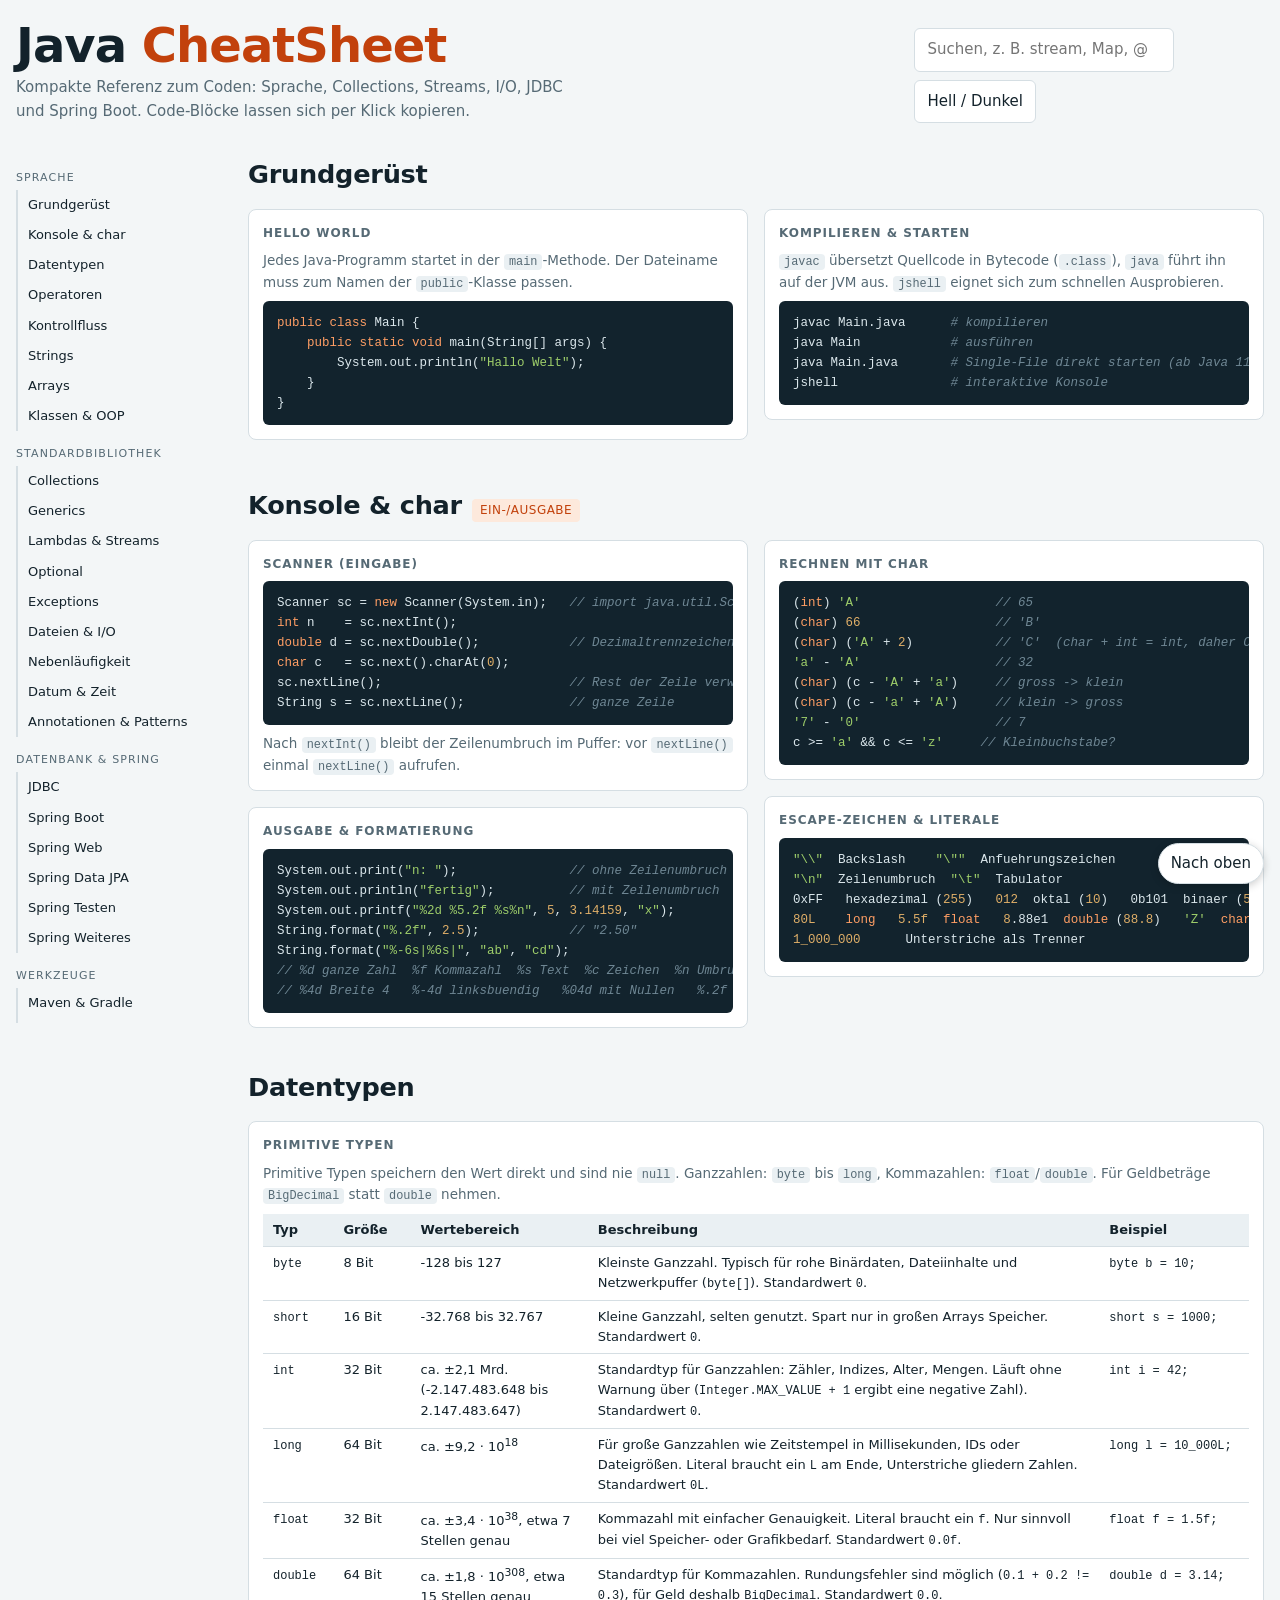
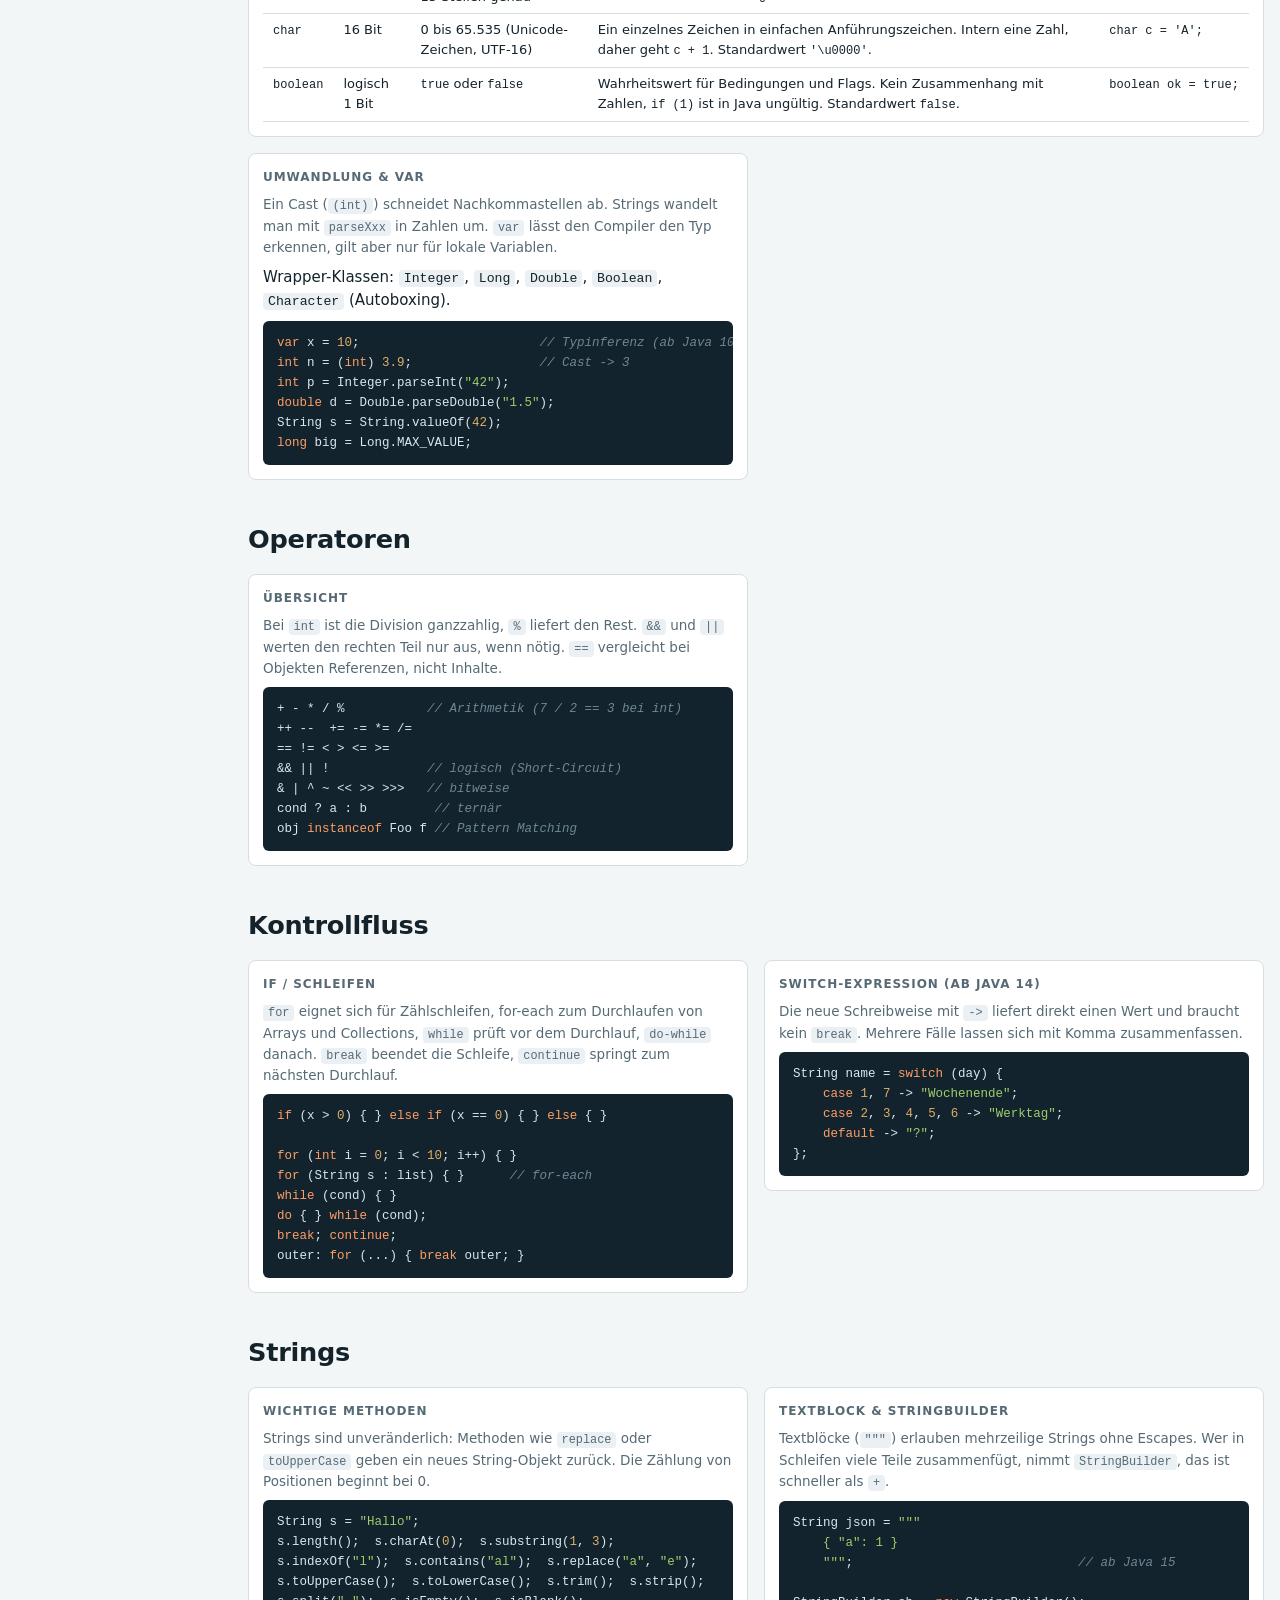
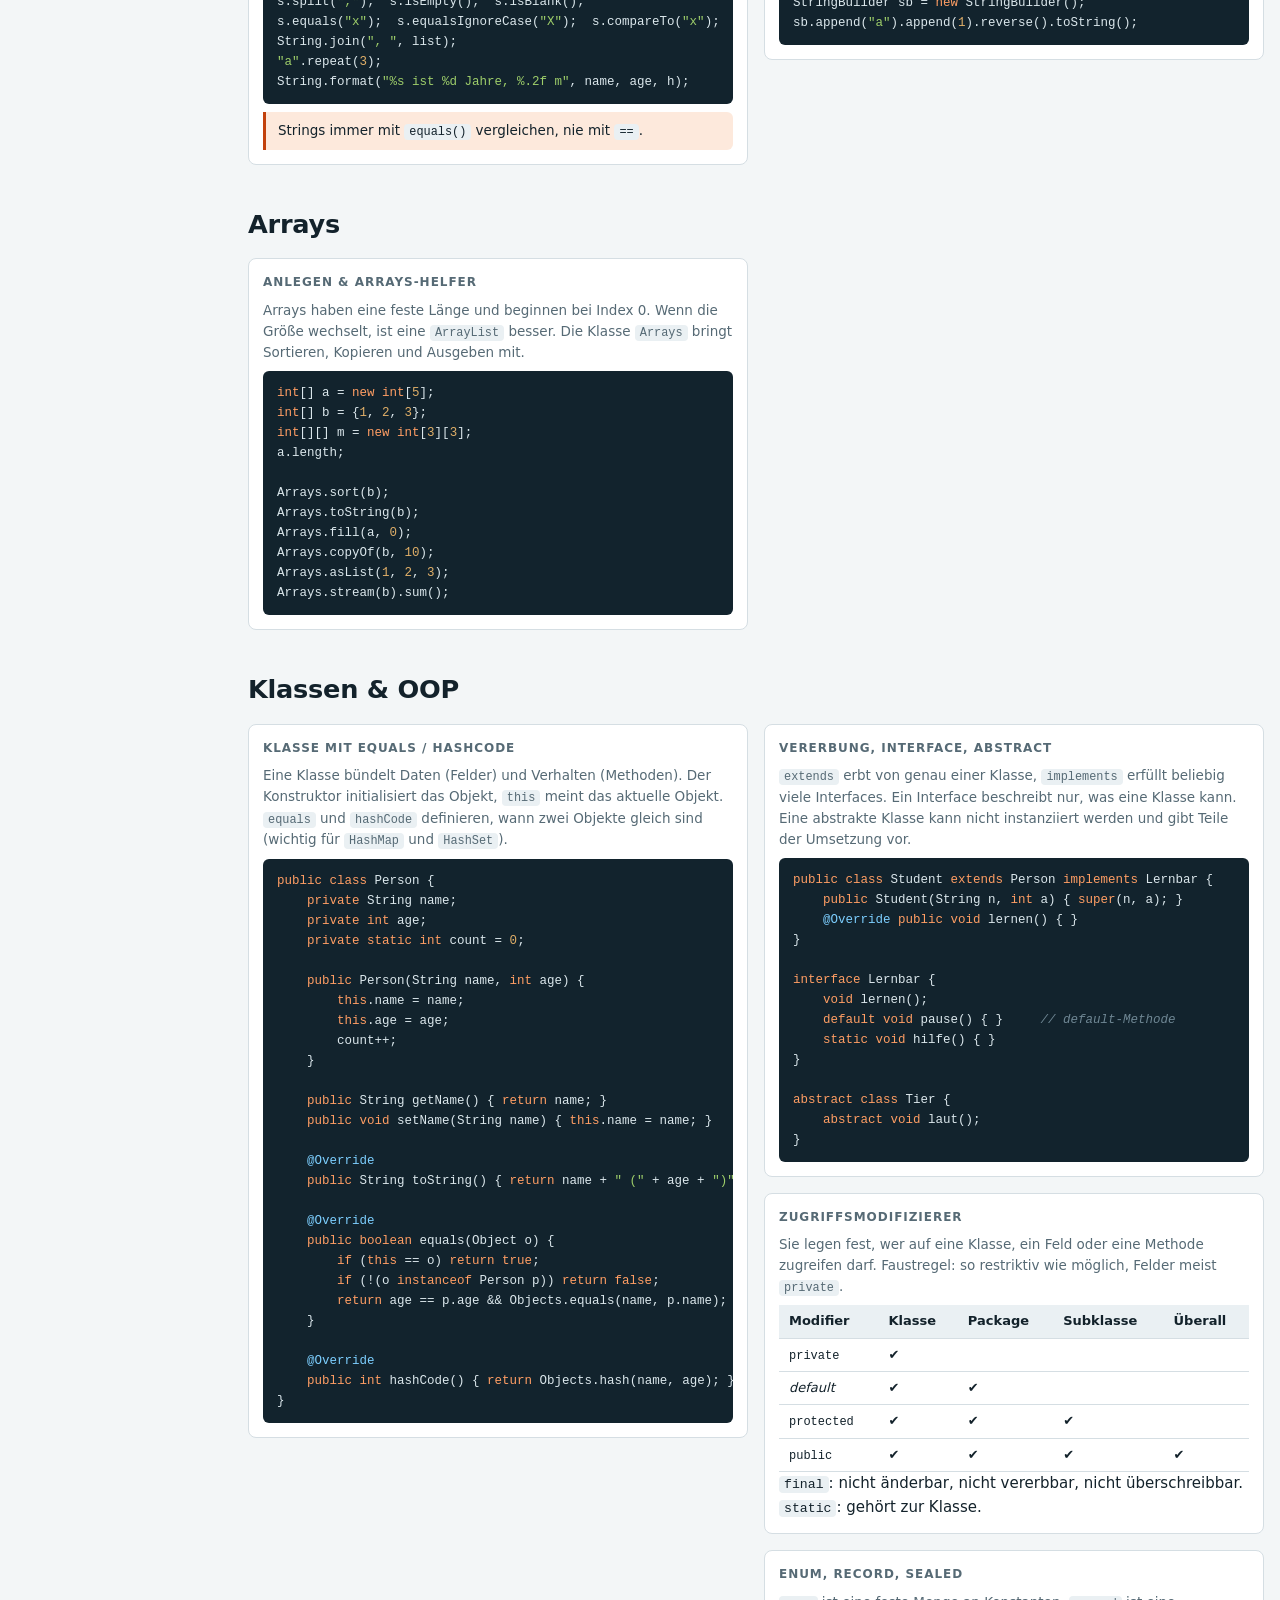
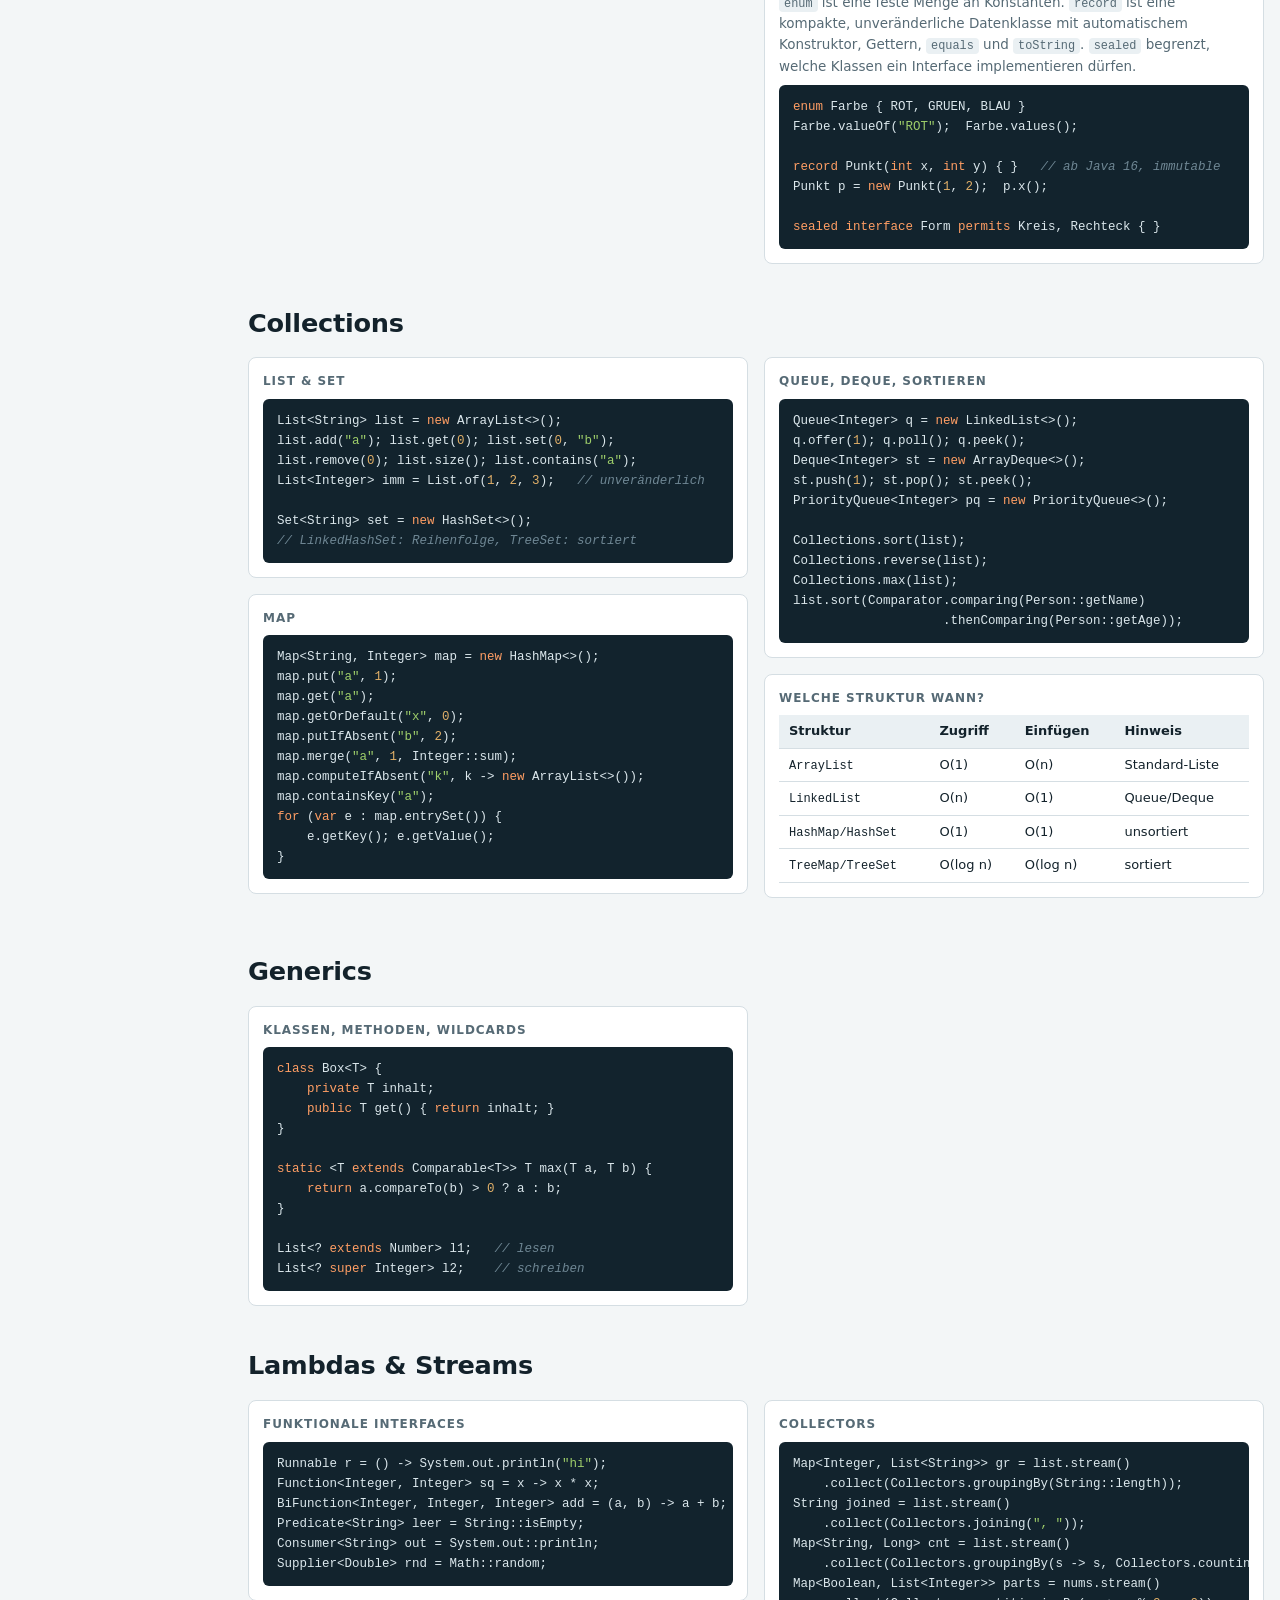
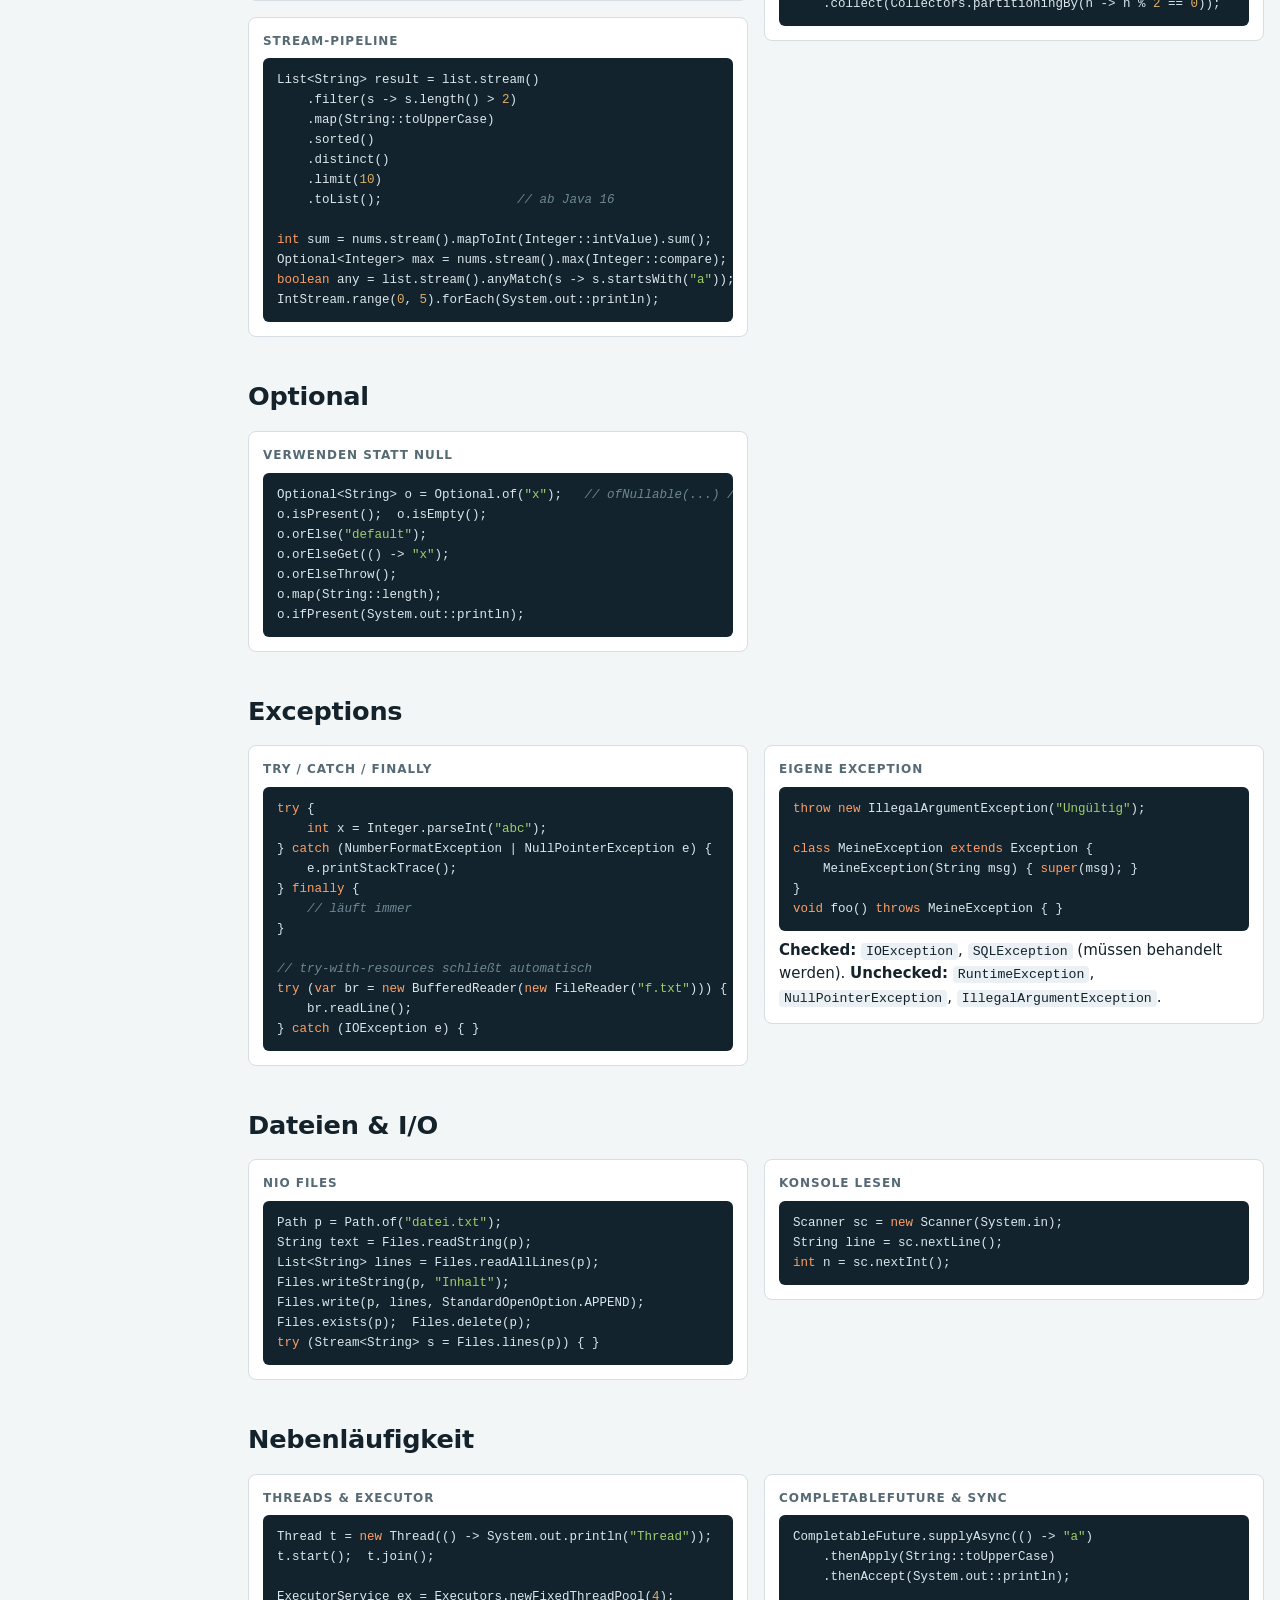
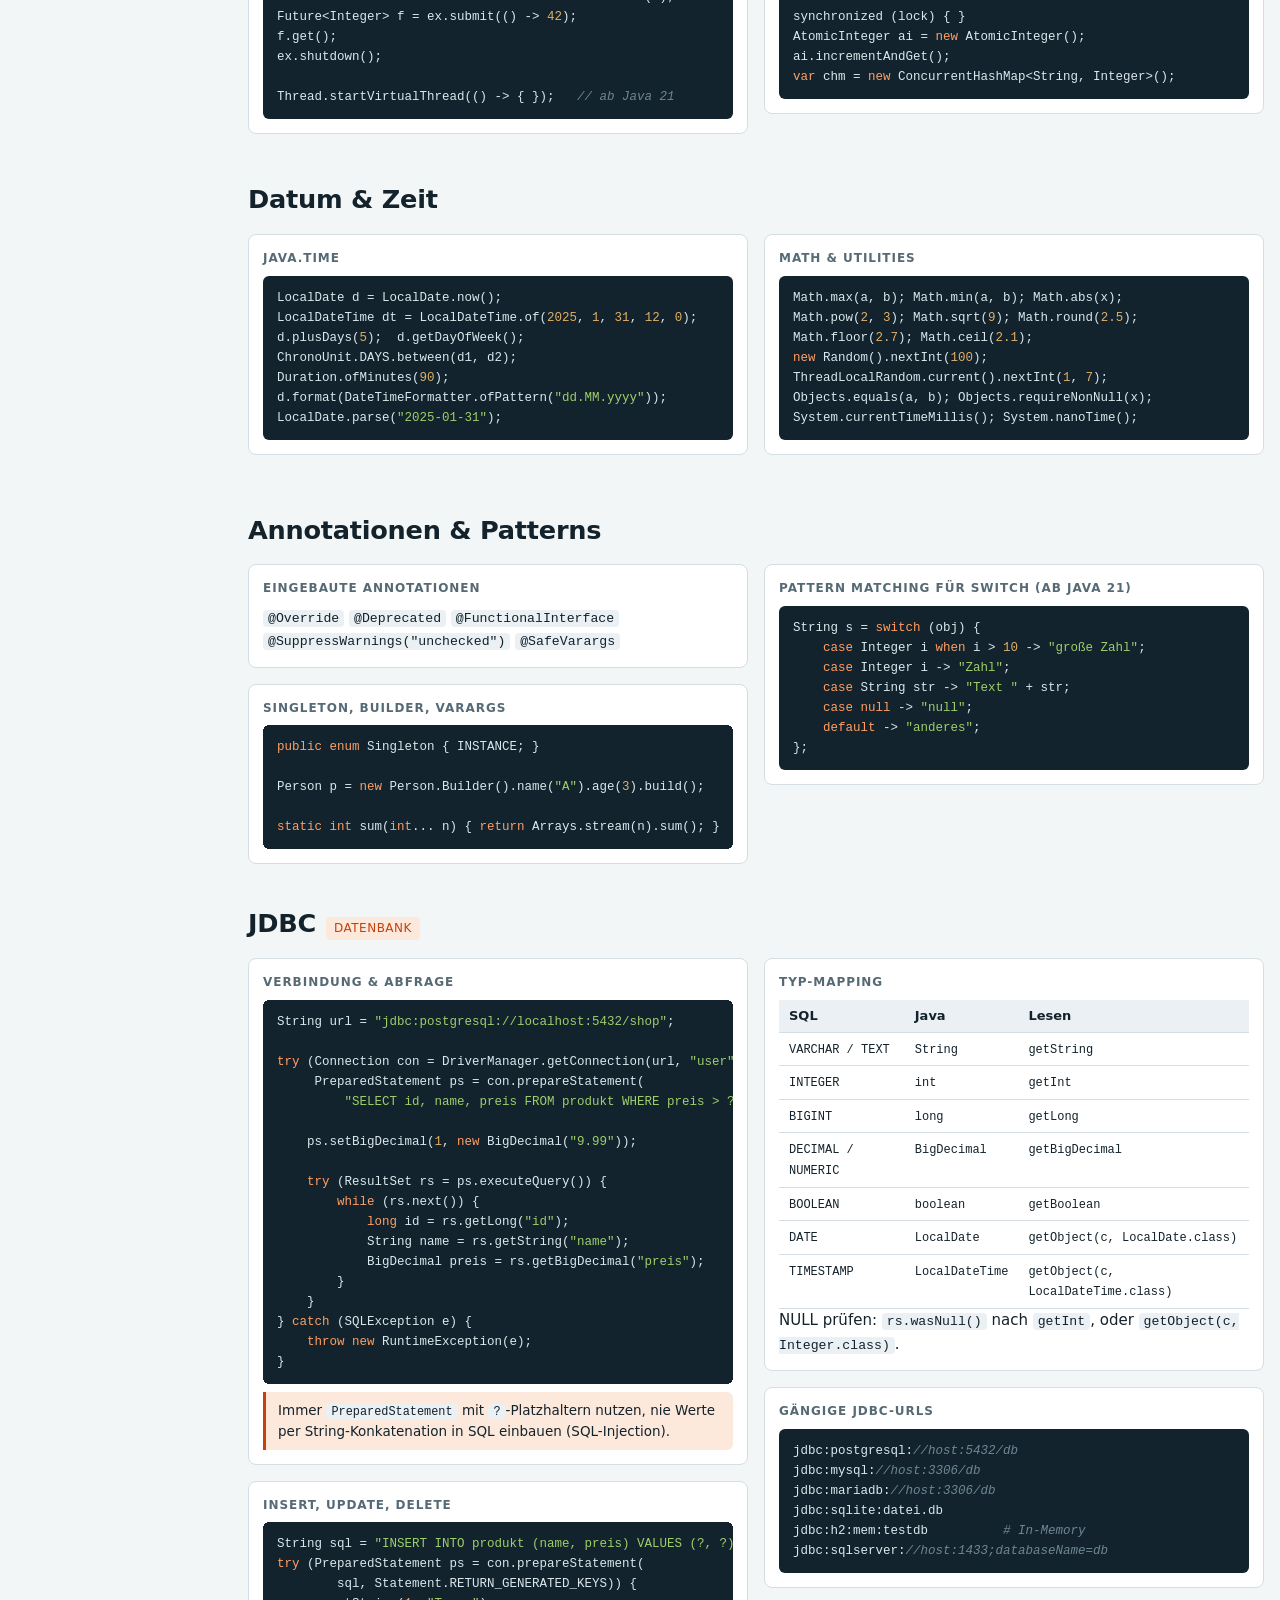
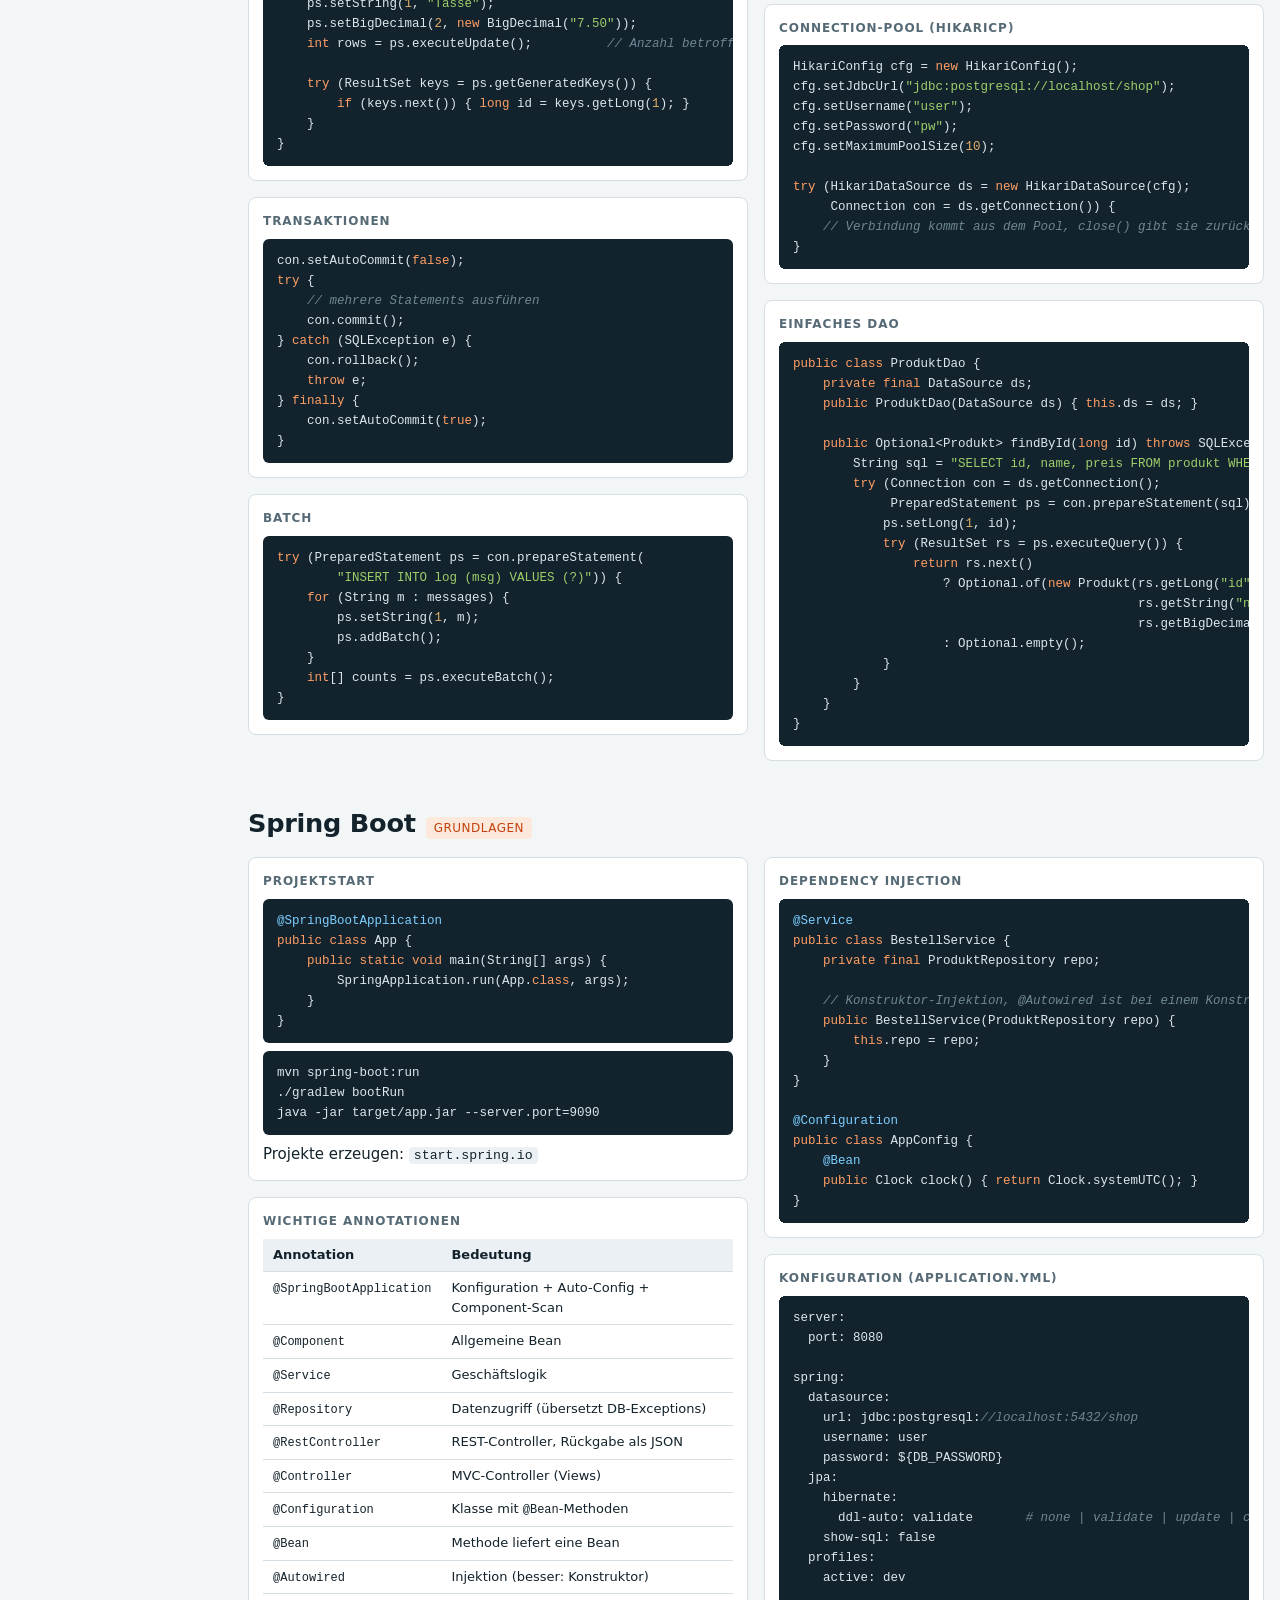
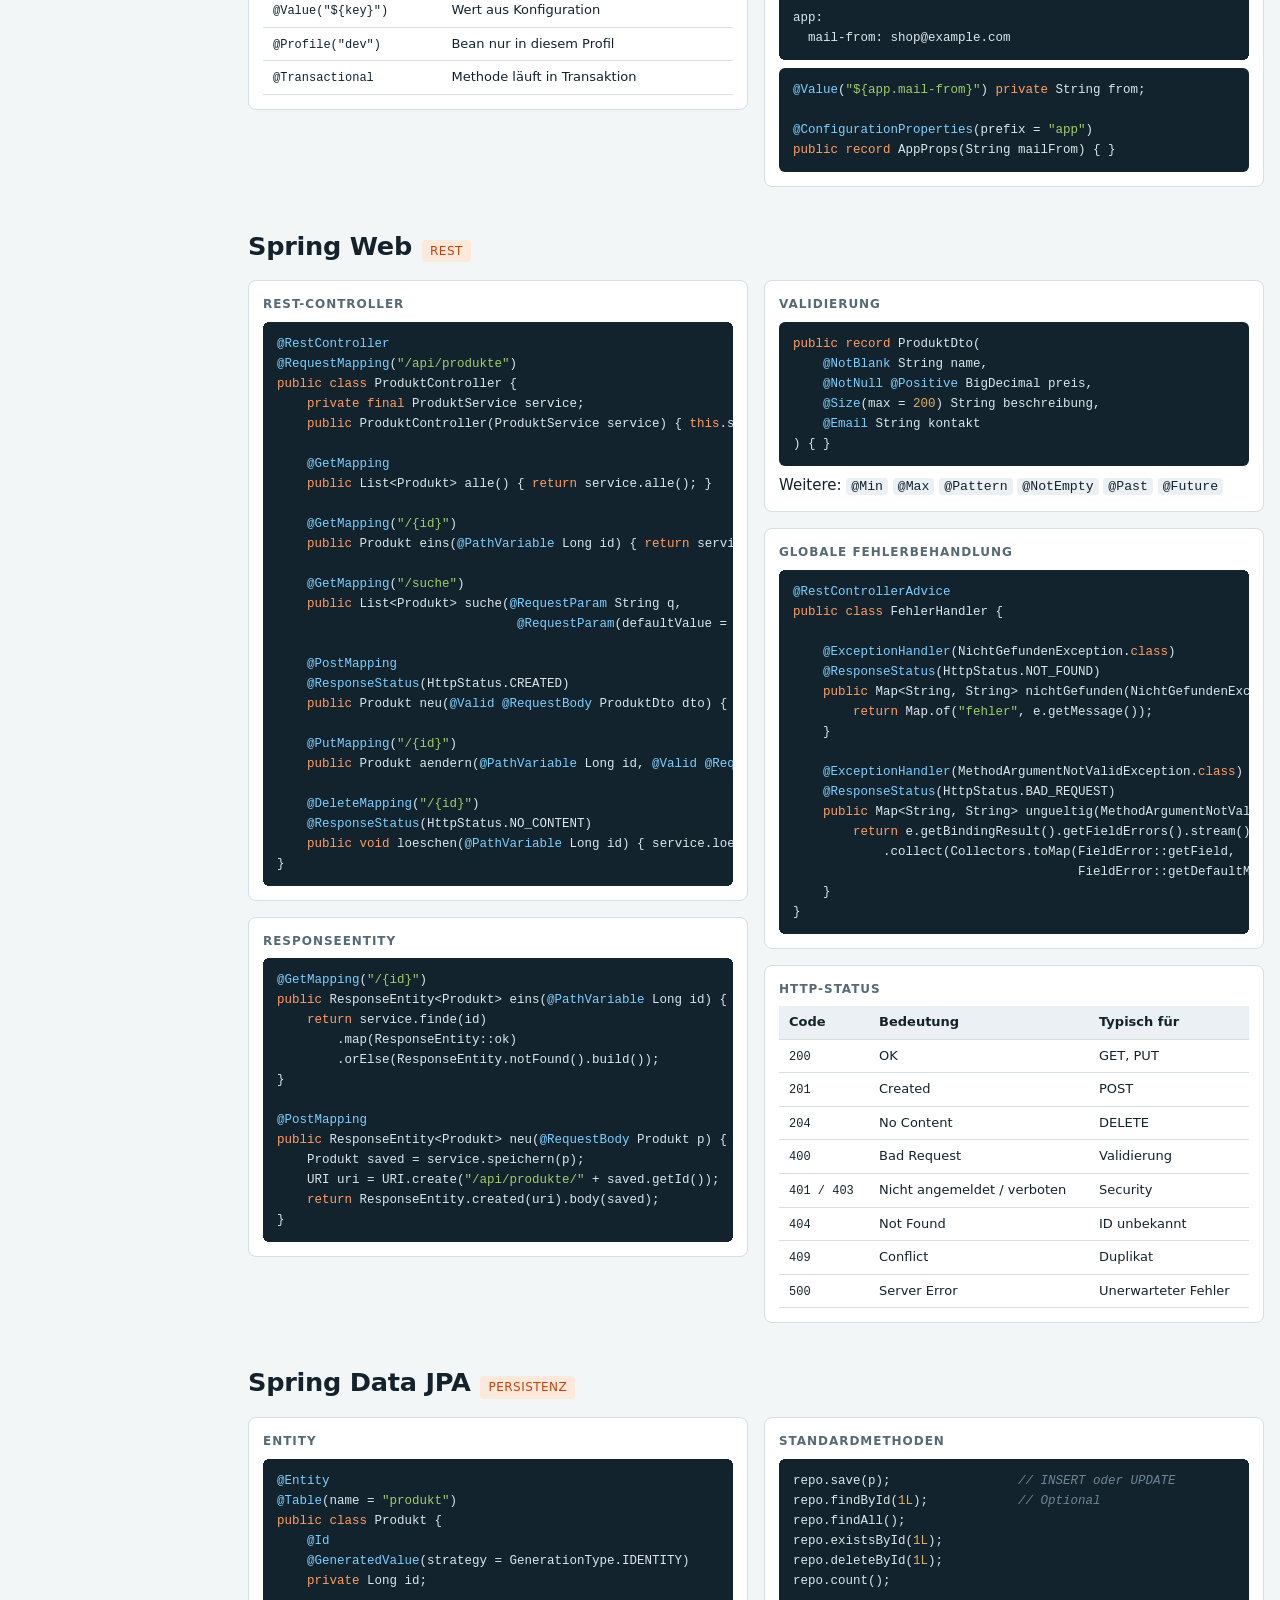
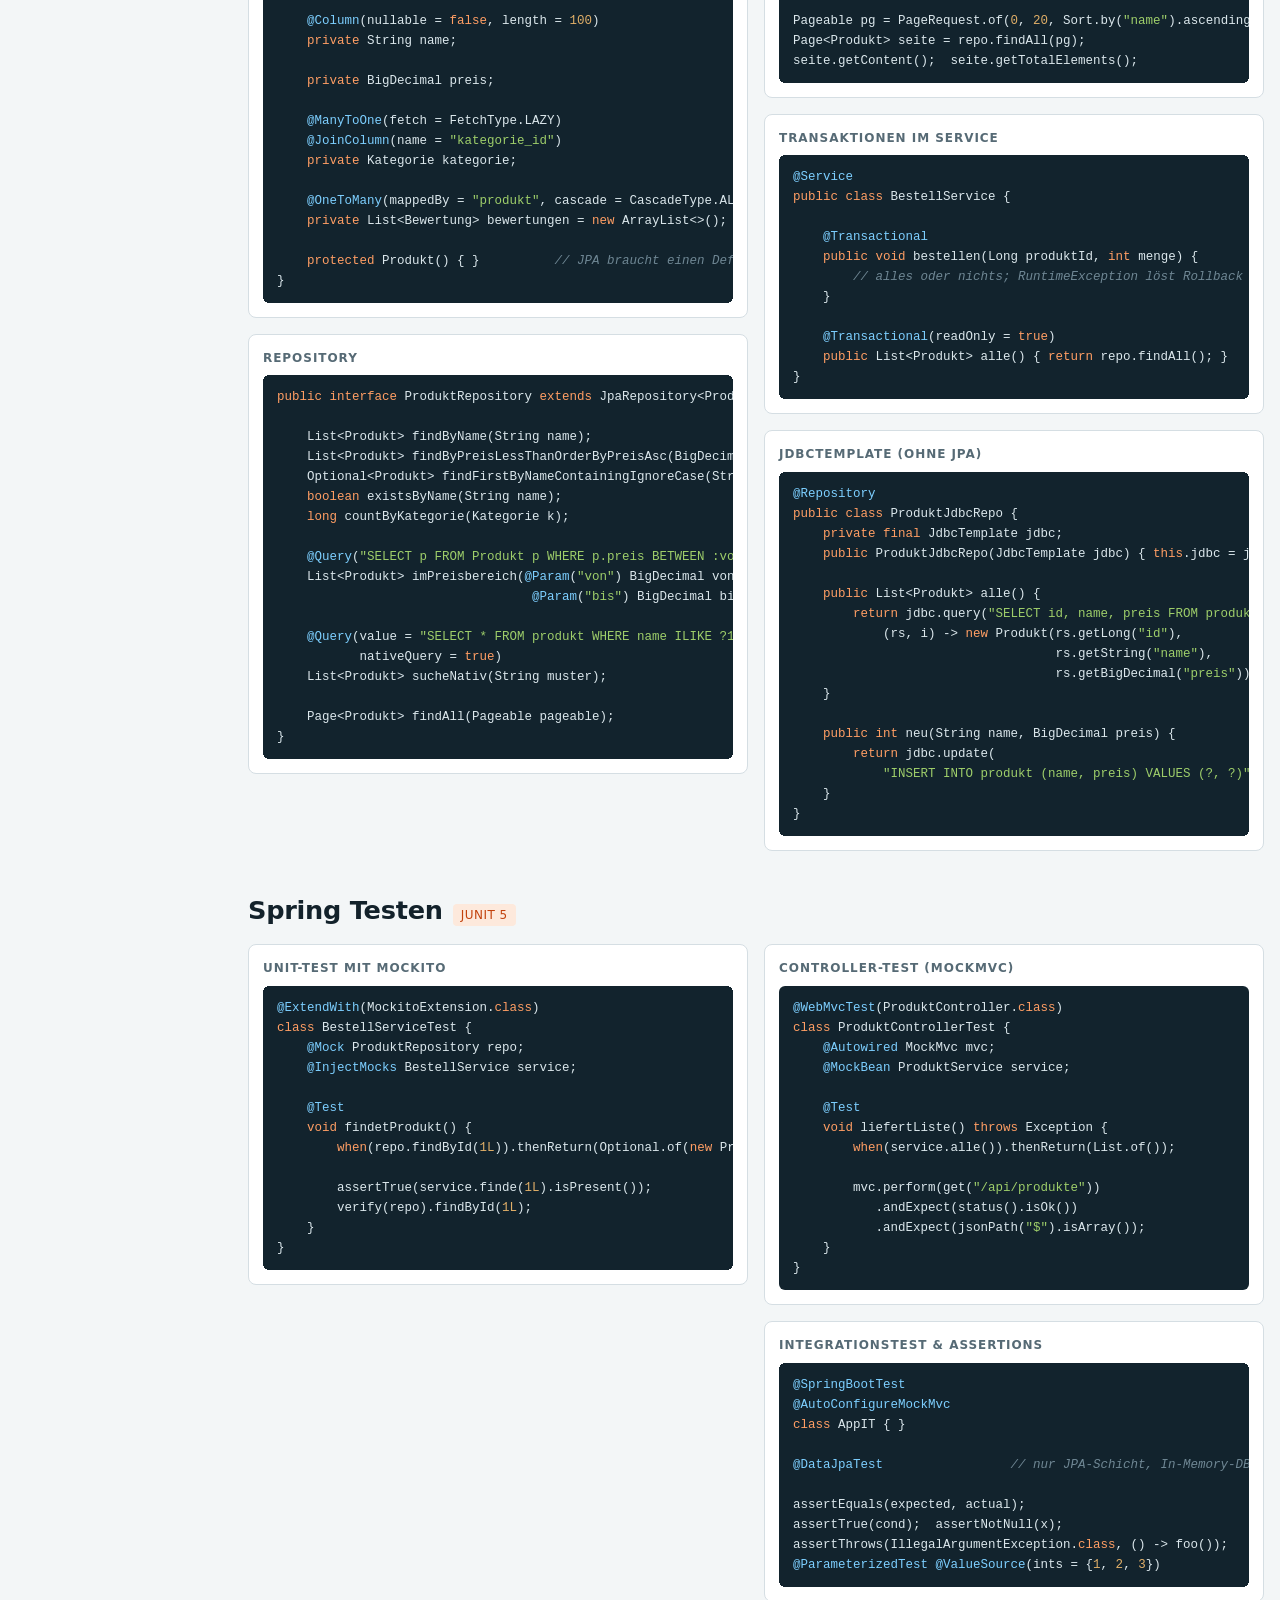
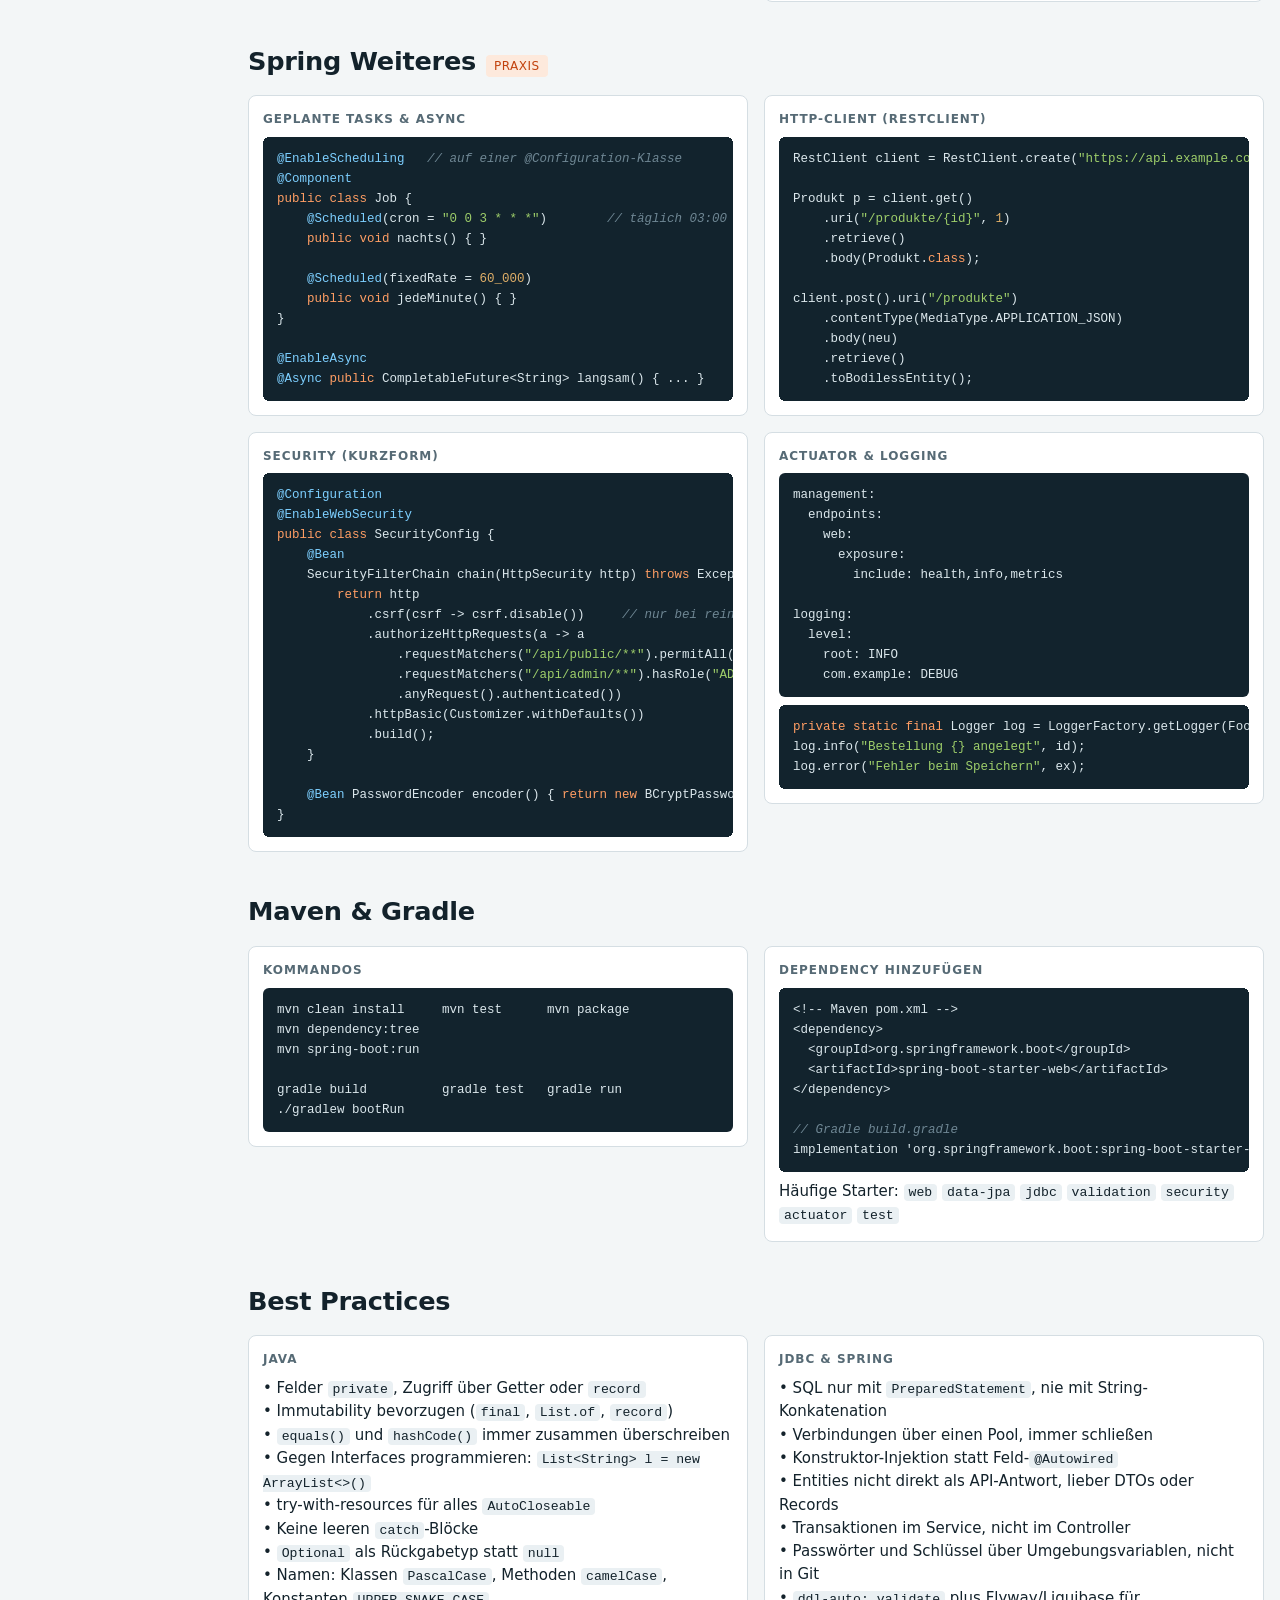
<file: java-cheatsheet-website.html>
<!doctype html>
<html lang="de">
<head>
<meta charset="utf-8">
<meta name="viewport" content="width=device-width, initial-scale=1">
<title>Java CheatSheet</title>
<style>
/* Layout: sticky Themen-Navigation links, Snippet-Karten in mehrspaltigem Fluss rechts */
:root{
  --bg:#f3f6f7; --surface:#ffffff; --fg:#13222b; --muted:#566a75; --line:#d5dee3;
  --accent:#c2410c; --accent-soft:#fde9dc; --code-bg:#12232d; --code-fg:#dbe7ec;
  --k:#ff9e64; --s:#9ece6a; --c:#6f8794; --a:#7dcfff; --n:#e0af68; --tbl:#eaf0f3;
  --f-display:'Bricolage Grotesque','Segoe UI',system-ui,sans-serif;
  --f-body:'IBM Plex Sans','Segoe UI',system-ui,sans-serif;
  --f-mono:'JetBrains Mono',ui-monospace,'SFMono-Regular',Menlo,Consolas,monospace;
}
@media (prefers-color-scheme: dark){
  :root:not([data-theme="light"]){
    --bg:#0e1a21; --surface:#14252e; --fg:#e4edf1; --muted:#93a7b2; --line:#26404c;
    --accent:#ff8a4c; --accent-soft:#3a2418; --code-bg:#0a141a; --code-fg:#d3e1e8;
    --tbl:#1a2f3a; color-scheme:dark;
  }
}
:root[data-theme="dark"]{
  --bg:#0e1a21; --surface:#14252e; --fg:#e4edf1; --muted:#93a7b2; --line:#26404c;
  --accent:#ff8a4c; --accent-soft:#3a2418; --code-bg:#0a141a; --code-fg:#d3e1e8;
  --tbl:#1a2f3a; color-scheme:dark;
}
*{box-sizing:border-box}
html{scroll-behavior:smooth}
body{background:var(--bg);color:var(--fg);font-family:var(--f-body);font-size:15px;line-height:1.55;padding-inline:16px;padding-block:20px 48px}
.wrap{max-width:1320px;margin-inline:auto;display:grid;grid-template-columns:minmax(0,1fr);gap:20px}
@media(min-width:960px){.wrap{grid-template-columns:200px minmax(0,1fr);gap:32px}}
header.top{grid-column:1/-1;display:flex;flex-wrap:wrap;align-items:flex-end;justify-content:space-between;gap:16px}
h1{font-family:var(--f-display);font-size:clamp(2rem,5vw,3rem);line-height:1.05;margin:0;letter-spacing:-.02em;text-wrap:balance}
h1 span{color:var(--accent)}
.sub{color:var(--muted);margin:6px 0 0;max-width:60ch}
.tools{display:flex;gap:8px;align-items:center;flex-wrap:wrap}
input[type=search]{font:inherit;padding:9px 12px;border:1px solid var(--line);background:var(--surface);color:var(--fg);border-radius:6px;width:min(100%,260px)}
button{font:inherit;cursor:pointer}
.btn{padding:9px 12px;border:1px solid var(--line);background:var(--surface);color:var(--fg);border-radius:6px}
:focus-visible{outline:2px solid var(--accent);outline-offset:2px}
nav{min-width:0}
nav ul{list-style:none;margin:0;padding:0;display:flex;gap:6px;overflow-x:auto;padding-bottom:6px}
nav a{display:block;white-space:nowrap;padding:5px 10px;border:1px solid var(--line);border-radius:999px;color:var(--fg);text-decoration:none;font-size:13px;background:var(--surface)}
nav a:hover{border-color:var(--accent);color:var(--accent)}
@media(min-width:960px){
  nav{position:sticky;top:16px;align-self:start;max-height:calc(100vh - 32px);overflow-y:auto}
  nav ul{flex-direction:column;gap:0;overflow:visible}
  nav a{border:0;border-radius:4px;border-left:2px solid var(--line);border-top-left-radius:0;border-bottom-left-radius:0;background:transparent;padding:5px 10px}
  nav a:hover{border-left-color:var(--accent);background:var(--accent-soft)}
  nav .grp{margin:14px 0 4px;font-size:11px;letter-spacing:.1em;text-transform:uppercase;color:var(--muted)}
}
nav .grp{display:none}
@media(min-width:960px){nav .grp{display:block}}
main{min-width:0}
section{margin-bottom:40px;scroll-margin-top:16px}
h2{font-family:var(--f-display);font-size:1.6rem;margin:0 0 14px;letter-spacing:-.01em;display:flex;align-items:baseline;gap:10px;flex-wrap:wrap}
h2 small{font-family:var(--f-body);font-size:12px;font-weight:500;color:var(--accent);background:var(--accent-soft);padding:2px 8px;border-radius:4px;letter-spacing:.04em;text-transform:uppercase}
.grid{columns:2 380px;column-gap:16px}
.blk{break-inside:avoid;background:var(--surface);border:1px solid var(--line);border-radius:8px;padding:14px;margin:0 0 16px;min-width:0}
.blk.wide{column-span:all}
.blk h3{margin:0 0 8px;font-size:12px;letter-spacing:.08em;text-transform:uppercase;color:var(--muted);font-weight:600}
.blk p{margin:0 0 8px}
.blk p:last-child{margin-bottom:0}
.blk p.ex{color:var(--muted);font-size:13.5px}
.code{position:relative;margin:0 0 8px}
.code:last-child{margin-bottom:0}
pre{margin:0;background:var(--code-bg);color:var(--code-fg);border-radius:6px;padding:12px 14px;overflow-x:auto;font-family:var(--f-mono);font-size:12.5px;line-height:1.6;tab-size:4}
pre code{font:inherit}
.cp{position:absolute;top:6px;right:6px;font-size:11px;padding:2px 8px;border-radius:4px;border:1px solid #3a5564;background:#1b3340;color:#cfe0e8;opacity:0}
.code:hover .cp,.cp:focus-visible{opacity:1}
@media(hover:none){.cp{opacity:.85}}
.k{color:var(--k)}.s{color:var(--s)}.c{color:var(--c);font-style:italic}.a{color:var(--a)}.n{color:var(--n)}
code.i{font-family:var(--f-mono);font-size:.88em;background:var(--tbl);padding:1px 5px;border-radius:4px}
.tw{overflow-x:auto}
table{border-collapse:collapse;width:100%;font-size:13px}
th,td{text-align:left;padding:6px 10px;border-bottom:1px solid var(--line);vertical-align:top}
th{background:var(--tbl);font-weight:600;white-space:nowrap}
.wide td:nth-child(4){min-width:240px}
.wide td:nth-child(5){white-space:nowrap}
td code{font-family:var(--f-mono);font-size:12px}
.note{border-left:3px solid var(--accent);background:var(--accent-soft);padding:8px 12px;border-radius:0 6px 6px 0;font-size:13.5px;margin:0 0 8px}
.empty{color:var(--muted);padding:24px 0}
.hide{display:none!important}
footer{grid-column:1/-1;color:var(--muted);font-size:13px}
@media (prefers-reduced-motion: reduce){html{scroll-behavior:auto}}
body{margin:0}
[hidden]{display:none!important}

h1{overflow-wrap:anywhere;font-size:clamp(1.7rem,7vw,3rem)}
.nw{white-space:nowrap}
.list{margin:0 0 8px;padding-left:20px}.list li{margin:3px 0}
.plan{display:grid;grid-template-columns:repeat(auto-fit,minmax(240px,1fr));gap:12px}
.day{border:1px solid var(--line);border-radius:8px;padding:10px 12px;background:var(--bg)}
.day h4{margin:0 0 6px;font-family:var(--f-display);font-size:1rem}
label{display:block;margin:4px 0;cursor:pointer}
label.done{margin-top:10px;color:var(--muted);font-size:13.5px}
input[type=checkbox]{margin-right:6px;accent-color:var(--accent);width:16px;height:16px;vertical-align:-3px}
.progress{margin:10px 0 0;font-weight:600;color:var(--accent)}
table.check td:nth-child(2){text-align:center}
details{margin:8px 0}
details>summary{cursor:pointer;font-weight:600;padding:4px 0}
details.fx summary code{white-space:normal;word-break:break-word}
details.fx{border-bottom:1px solid var(--line);padding:4px 0}
.lvl{font-family:var(--f-body);font-size:11px;font-weight:600;color:var(--accent);background:var(--accent-soft);padding:2px 8px;border-radius:4px;text-transform:none;letter-spacing:0;margin-left:6px}
pre[data-lang="out"]{background:#0b1b14;color:#bfe3c9}
#top{position:fixed;right:16px;bottom:16px;padding:8px 12px;border-radius:999px;border:1px solid var(--line);background:var(--surface);color:var(--fg);box-shadow:0 2px 8px rgba(0,0,0,.2)}
@media print{
  body{background:#fff;color:#000;font-size:11px;padding:0}
  .wrap{display:block}header.top .tools,nav,#top,.cp{display:none!important}
  details>*{display:block}details:not([open])>*:not(summary){display:block}
  .blk{break-inside:avoid;border-color:#999}
  pre{background:#f4f4f4!important;color:#000!important;white-space:pre-wrap}
  pre span{color:#000!important}
  section{margin-bottom:16px}
}
.why{margin:8px 0 8px;font-size:13.5px}.why .list{margin-top:4px}
</style>
</head>
<body>
<div class="wrap">
<header class="top">
  <div>
    <h1>Java <span>CheatSheet</span></h1>
    <p class="sub">Kompakte Referenz zum Coden: Sprache, Collections, Streams, I/O, JDBC und Spring Boot. Code-Blöcke lassen sich per Klick kopieren.</p>
  </div>
  <div class="tools">
    <input type="search" id="q" placeholder="Suchen, z. B. stream, Map, @Autowired" aria-label="Cheatsheet durchsuchen">
    <button class="btn" id="theme" type="button" aria-label="Farbschema wechseln">Hell / Dunkel</button>
  </div>
</header>
<nav aria-label="Themen"><ul id="nav"></ul></nav>
<main id="main">


<section id="grundgeruest" data-grp="Sprache"><h2>Grundgerüst</h2><div class="grid">
<div class="blk"><h3>Hello World</h3><p class="ex">Jedes Java-Programm startet in der <code class="i">main</code>-Methode. Der Dateiname muss zum Namen der <code class="i">public</code>-Klasse passen.</p>
<pre><code>public class Main {
    public static void main(String[] args) {
        System.out.println("Hallo Welt");
    }
}</code></pre></div>
<div class="blk"><h3>Kompilieren &amp; starten</h3><p class="ex"><code class="i">javac</code> übersetzt Quellcode in Bytecode (<code class="i">.class</code>), <code class="i">java</code> führt ihn auf der JVM aus. <code class="i">jshell</code> eignet sich zum schnellen Ausprobieren.</p>
<pre data-lang="sh"><code>javac Main.java      # kompilieren
java Main            # ausführen
java Main.java       # Single-File direkt starten (ab Java 11)
jshell               # interaktive Konsole</code></pre></div>
</div></section>

<section id="konsole" data-grp="Sprache"><h2>Konsole &amp; char <small>Ein-/Ausgabe</small></h2><div class="grid">
<div class="blk"><h3>Scanner (Eingabe)</h3><pre><code>Scanner sc = new Scanner(System.in);   // import java.util.Scanner;
int n    = sc.nextInt();
double d = sc.nextDouble();            // Dezimaltrennzeichen laut System
char c   = sc.next().charAt(0);
sc.nextLine();                         // Rest der Zeile verwerfen
String s = sc.nextLine();              // ganze Zeile</code></pre>
<p class="ex">Nach <code class="i">nextInt()</code> bleibt der Zeilenumbruch im Puffer: vor <code class="i">nextLine()</code> einmal <code class="i">nextLine()</code> aufrufen.</p></div>
<div class="blk"><h3>Ausgabe &amp; Formatierung</h3><pre><code>System.out.print("n: ");               // ohne Zeilenumbruch
System.out.println("fertig");          // mit Zeilenumbruch
System.out.printf("%2d %5.2f %s%n", 5, 3.14159, "x");
String.format("%.2f", 2.5);            // "2.50"
String.format("%-6s|%6s|", "ab", "cd");
// %d ganze Zahl  %f Kommazahl  %s Text  %c Zeichen  %n Umbruch  %% Prozent
// %4d Breite 4   %-4d linksbuendig   %04d mit Nullen   %.2f 2 Stellen</code></pre></div>
<div class="blk"><h3>Rechnen mit char</h3><pre><code>(int) 'A'                  // 65
(char) 66                  // 'B'
(char) ('A' + 2)           // 'C'  (char + int = int, daher Cast)
'a' - 'A'                  // 32
(char) (c - 'A' + 'a')     // gross -&gt; klein
(char) (c - 'a' + 'A')     // klein -&gt; gross
'7' - '0'                  // 7
c &gt;= 'a' &amp;&amp; c &lt;= 'z'     // Kleinbuchstabe?</code></pre></div>
<div class="blk"><h3>Escape-Zeichen &amp; Literale</h3><pre><code>"\\"  Backslash    "\""  Anfuehrungszeichen
"\n"  Zeilenumbruch  "\t"  Tabulator
0xFF   hexadezimal (255)   012  oktal (10)   0b101  binaer (5)
80L    long   5.5f  float   8.88e1  double (88.8)   'Z'  char
1_000_000      Unterstriche als Trenner</code></pre></div>
</div></section>

<section id="datentypen" data-grp="Sprache"><h2>Datentypen</h2><div class="grid">
<div class="blk wide"><h3>Primitive Typen</h3><p class="ex">Primitive Typen speichern den Wert direkt und sind nie <code class="i">null</code>. Ganzzahlen: <code class="i">byte</code> bis <code class="i">long</code>, Kommazahlen: <code class="i">float</code>/<code class="i">double</code>. Für Geldbeträge <code class="i">BigDecimal</code> statt <code class="i">double</code> nehmen.</p><div class="tw"><table>
<tr><th>Typ</th><th>Größe</th><th>Wertebereich</th><th>Beschreibung</th><th>Beispiel</th></tr>
<tr><td><code>byte</code></td><td>8 Bit</td><td>-128 bis 127</td><td>Kleinste Ganzzahl. Typisch für rohe Binärdaten, Dateiinhalte und Netzwerkpuffer (<code>byte[]</code>). Standardwert <code>0</code>.</td><td><code>byte b = 10;</code></td></tr><tr><td><code>short</code></td><td>16 Bit</td><td>-32.768 bis 32.767</td><td>Kleine Ganzzahl, selten genutzt. Spart nur in großen Arrays Speicher. Standardwert <code>0</code>.</td><td><code>short s = 1000;</code></td></tr><tr><td><code>int</code></td><td>32 Bit</td><td>ca. ±2,1 Mrd.<br>(-2.147.483.648 bis 2.147.483.647)</td><td>Standardtyp für Ganzzahlen: Zähler, Indizes, Alter, Mengen. Läuft ohne Warnung über (<code>Integer.MAX_VALUE + 1</code> ergibt eine negative Zahl). Standardwert <code>0</code>.</td><td><code>int i = 42;</code></td></tr><tr><td><code>long</code></td><td>64 Bit</td><td>ca. ±9,2 · 10<sup>18</sup></td><td>Für große Ganzzahlen wie Zeitstempel in Millisekunden, IDs oder Dateigrößen. Literal braucht ein <code>L</code> am Ende, Unterstriche gliedern Zahlen. Standardwert <code>0L</code>.</td><td><code>long l = 10_000L;</code></td></tr><tr><td><code>float</code></td><td>32 Bit</td><td>ca. ±3,4 · 10<sup>38</sup>, etwa 7 Stellen genau</td><td>Kommazahl mit einfacher Genauigkeit. Literal braucht ein <code>f</code>. Nur sinnvoll bei viel Speicher- oder Grafikbedarf. Standardwert <code>0.0f</code>.</td><td><code>float f = 1.5f;</code></td></tr><tr><td><code>double</code></td><td>64 Bit</td><td>ca. ±1,8 · 10<sup>308</sup>, etwa 15 Stellen genau</td><td>Standardtyp für Kommazahlen. Rundungsfehler sind möglich (<code>0.1 + 0.2 != 0.3</code>), für Geld deshalb <code>BigDecimal</code>. Standardwert <code>0.0</code>.</td><td><code>double d = 3.14;</code></td></tr><tr><td><code>char</code></td><td>16 Bit</td><td>0 bis 65.535 (Unicode-Zeichen, UTF-16)</td><td>Ein einzelnes Zeichen in einfachen Anführungszeichen. Intern eine Zahl, daher geht <code>c + 1</code>. Standardwert <code>'\u0000'</code>.</td><td><code>char c = 'A';</code></td></tr><tr><td><code>boolean</code></td><td>logisch 1 Bit</td><td><code>true</code> oder <code>false</code></td><td>Wahrheitswert für Bedingungen und Flags. Kein Zusammenhang mit Zahlen, <code>if (1)</code> ist in Java ungültig. Standardwert <code>false</code>.</td><td><code>boolean ok = true;</code></td></tr>
</table></div></div>
<div class="blk"><h3>Umwandlung &amp; var</h3><p class="ex">Ein Cast (<code class="i">(int)</code>) schneidet Nachkommastellen ab. Strings wandelt man mit <code class="i">parseXxx</code> in Zahlen um. <code class="i">var</code> lässt den Compiler den Typ erkennen, gilt aber nur für lokale Variablen.</p>
<p>Wrapper-Klassen: <code class="i">Integer</code>, <code class="i">Long</code>, <code class="i">Double</code>, <code class="i">Boolean</code>, <code class="i">Character</code> (Autoboxing).</p>
<pre><code>var x = 10;                        // Typinferenz (ab Java 10)
int n = (int) 3.9;                 // Cast -> 3
int p = Integer.parseInt("42");
double d = Double.parseDouble("1.5");
String s = String.valueOf(42);
long big = Long.MAX_VALUE;</code></pre></div>
</div></section>

<section id="operatoren" data-grp="Sprache"><h2>Operatoren</h2><div class="grid">
<div class="blk"><h3>Übersicht</h3><p class="ex">Bei <code class="i">int</code> ist die Division ganzzahlig, <code class="i">%</code> liefert den Rest. <code class="i">&amp;&amp;</code> und <code class="i">||</code> werten den rechten Teil nur aus, wenn nötig. <code class="i">==</code> vergleicht bei Objekten Referenzen, nicht Inhalte.</p>
<pre><code>+ - * / %           // Arithmetik (7 / 2 == 3 bei int)
++ --  += -= *= /=
== != &lt; &gt; &lt;= &gt;=
&amp;&amp; || !             // logisch (Short-Circuit)
&amp; | ^ ~ &lt;&lt; &gt;&gt; &gt;&gt;&gt;   // bitweise
cond ? a : b         // ternär
obj instanceof Foo f // Pattern Matching</code></pre></div>
</div></section>

<section id="kontrollfluss" data-grp="Sprache"><h2>Kontrollfluss</h2><div class="grid">
<div class="blk"><h3>if / Schleifen</h3><p class="ex"><code class="i">for</code> eignet sich für Zählschleifen, for-each zum Durchlaufen von Arrays und Collections, <code class="i">while</code> prüft vor dem Durchlauf, <code class="i">do-while</code> danach. <code class="i">break</code> beendet die Schleife, <code class="i">continue</code> springt zum nächsten Durchlauf.</p>
<pre><code>if (x &gt; 0) { } else if (x == 0) { } else { }

for (int i = 0; i &lt; 10; i++) { }
for (String s : list) { }      // for-each
while (cond) { }
do { } while (cond);
break; continue;
outer: for (...) { break outer; }</code></pre></div>
<div class="blk"><h3>switch-Expression (ab Java 14)</h3><p class="ex">Die neue Schreibweise mit <code class="i">-&gt;</code> liefert direkt einen Wert und braucht kein <code class="i">break</code>. Mehrere Fälle lassen sich mit Komma zusammenfassen.</p>
<pre><code>String name = switch (day) {
    case 1, 7 -&gt; "Wochenende";
    case 2, 3, 4, 5, 6 -&gt; "Werktag";
    default -&gt; "?";
};</code></pre></div>
</div></section>

<section id="strings" data-grp="Sprache"><h2>Strings</h2><div class="grid">
<div class="blk"><h3>Wichtige Methoden</h3><p class="ex">Strings sind unveränderlich: Methoden wie <code class="i">replace</code> oder <code class="i">toUpperCase</code> geben ein neues String-Objekt zurück. Die Zählung von Positionen beginnt bei 0.</p>
<pre><code>String s = "Hallo";
s.length();  s.charAt(0);  s.substring(1, 3);
s.indexOf("l");  s.contains("al");  s.replace("a", "e");
s.toUpperCase();  s.toLowerCase();  s.trim();  s.strip();
s.split(",");  s.isEmpty();  s.isBlank();
s.equals("x");  s.equalsIgnoreCase("X");  s.compareTo("x");
String.join(", ", list);
"a".repeat(3);
String.format("%s ist %d Jahre, %.2f m", name, age, h);</code></pre>
<p class="note">Strings immer mit <code class="i">equals()</code> vergleichen, nie mit <code class="i">==</code>.</p></div>
<div class="blk"><h3>Textblock &amp; StringBuilder</h3><p class="ex">Textblöcke (<code class="i">"""</code>) erlauben mehrzeilige Strings ohne Escapes. Wer in Schleifen viele Teile zusammenfügt, nimmt <code class="i">StringBuilder</code>, das ist schneller als <code class="i">+</code>.</p>
<pre><code>String json = """
    { "a": 1 }
    """;                              // ab Java 15

StringBuilder sb = new StringBuilder();
sb.append("a").append(1).reverse().toString();</code></pre></div>
</div></section>

<section id="arrays" data-grp="Sprache"><h2>Arrays</h2><div class="grid">
<div class="blk"><h3>Anlegen &amp; Arrays-Helfer</h3><p class="ex">Arrays haben eine feste Länge und beginnen bei Index 0. Wenn die Größe wechselt, ist eine <code class="i">ArrayList</code> besser. Die Klasse <code class="i">Arrays</code> bringt Sortieren, Kopieren und Ausgeben mit.</p>
<pre><code>int[] a = new int[5];
int[] b = {1, 2, 3};
int[][] m = new int[3][3];
a.length;

Arrays.sort(b);
Arrays.toString(b);
Arrays.fill(a, 0);
Arrays.copyOf(b, 10);
Arrays.asList(1, 2, 3);
Arrays.stream(b).sum();</code></pre></div>
</div></section>

<section id="oop" data-grp="Sprache"><h2>Klassen &amp; OOP</h2><div class="grid">
<div class="blk"><h3>Klasse mit equals / hashCode</h3><p class="ex">Eine Klasse bündelt Daten (Felder) und Verhalten (Methoden). Der Konstruktor initialisiert das Objekt, <code class="i">this</code> meint das aktuelle Objekt. <code class="i">equals</code> und <code class="i">hashCode</code> definieren, wann zwei Objekte gleich sind (wichtig für <code class="i">HashMap</code> und <code class="i">HashSet</code>).</p>
<pre><code>public class Person {
    private String name;
    private int age;
    private static int count = 0;

    public Person(String name, int age) {
        this.name = name;
        this.age = age;
        count++;
    }

    public String getName() { return name; }
    public void setName(String name) { this.name = name; }

    @Override
    public String toString() { return name + " (" + age + ")"; }

    @Override
    public boolean equals(Object o) {
        if (this == o) return true;
        if (!(o instanceof Person p)) return false;
        return age == p.age &amp;&amp; Objects.equals(name, p.name);
    }

    @Override
    public int hashCode() { return Objects.hash(name, age); }
}</code></pre></div>
<div class="blk"><h3>Vererbung, Interface, abstract</h3><p class="ex"><code class="i">extends</code> erbt von genau einer Klasse, <code class="i">implements</code> erfüllt beliebig viele Interfaces. Ein Interface beschreibt nur, was eine Klasse kann. Eine abstrakte Klasse kann nicht instanziiert werden und gibt Teile der Umsetzung vor.</p>
<pre><code>public class Student extends Person implements Lernbar {
    public Student(String n, int a) { super(n, a); }
    @Override public void lernen() { }
}

interface Lernbar {
    void lernen();
    default void pause() { }     // default-Methode
    static void hilfe() { }
}

abstract class Tier {
    abstract void laut();
}</code></pre></div>
<div class="blk"><h3>Zugriffsmodifizierer</h3><p class="ex">Sie legen fest, wer auf eine Klasse, ein Feld oder eine Methode zugreifen darf. Faustregel: so restriktiv wie möglich, Felder meist <code class="i">private</code>.</p><div class="tw"><table>
<tr><th>Modifier</th><th>Klasse</th><th>Package</th><th>Subklasse</th><th>Überall</th></tr>
<tr><td><code>private</code></td><td>✔</td><td></td><td></td><td></td></tr>
<tr><td><i>default</i></td><td>✔</td><td>✔</td><td></td><td></td></tr>
<tr><td><code>protected</code></td><td>✔</td><td>✔</td><td>✔</td><td></td></tr>
<tr><td><code>public</code></td><td>✔</td><td>✔</td><td>✔</td><td>✔</td></tr>
</table></div>
<p><code class="i">final</code>: nicht änderbar, nicht vererbbar, nicht überschreibbar. <code class="i">static</code>: gehört zur Klasse.</p></div>
<div class="blk"><h3>Enum, Record, sealed</h3><p class="ex"><code class="i">enum</code> ist eine feste Menge an Konstanten. <code class="i">record</code> ist eine kompakte, unveränderliche Datenklasse mit automatischem Konstruktor, Gettern, <code class="i">equals</code> und <code class="i">toString</code>. <code class="i">sealed</code> begrenzt, welche Klassen ein Interface implementieren dürfen.</p>
<pre><code>enum Farbe { ROT, GRUEN, BLAU }
Farbe.valueOf("ROT");  Farbe.values();

record Punkt(int x, int y) { }   // ab Java 16, immutable
Punkt p = new Punkt(1, 2);  p.x();

sealed interface Form permits Kreis, Rechteck { }</code></pre></div>
</div></section>

<section id="collections" data-grp="Standardbibliothek"><h2>Collections</h2><div class="grid">
<div class="blk"><h3>List &amp; Set</h3>
<pre><code>List&lt;String&gt; list = new ArrayList&lt;&gt;();
list.add("a"); list.get(0); list.set(0, "b");
list.remove(0); list.size(); list.contains("a");
List&lt;Integer&gt; imm = List.of(1, 2, 3);   // unveränderlich

Set&lt;String&gt; set = new HashSet&lt;&gt;();
// LinkedHashSet: Reihenfolge, TreeSet: sortiert</code></pre></div>
<div class="blk"><h3>Map</h3>
<pre><code>Map&lt;String, Integer&gt; map = new HashMap&lt;&gt;();
map.put("a", 1);
map.get("a");
map.getOrDefault("x", 0);
map.putIfAbsent("b", 2);
map.merge("a", 1, Integer::sum);
map.computeIfAbsent("k", k -&gt; new ArrayList&lt;&gt;());
map.containsKey("a");
for (var e : map.entrySet()) {
    e.getKey(); e.getValue();
}</code></pre></div>
<div class="blk"><h3>Queue, Deque, Sortieren</h3>
<pre><code>Queue&lt;Integer&gt; q = new LinkedList&lt;&gt;();
q.offer(1); q.poll(); q.peek();
Deque&lt;Integer&gt; st = new ArrayDeque&lt;&gt;();
st.push(1); st.pop(); st.peek();
PriorityQueue&lt;Integer&gt; pq = new PriorityQueue&lt;&gt;();

Collections.sort(list);
Collections.reverse(list);
Collections.max(list);
list.sort(Comparator.comparing(Person::getName)
                    .thenComparing(Person::getAge));</code></pre></div>
<div class="blk"><h3>Welche Struktur wann?</h3><div class="tw"><table>
<tr><th>Struktur</th><th>Zugriff</th><th>Einfügen</th><th>Hinweis</th></tr>
<tr><td><code>ArrayList</code></td><td>O(1)</td><td>O(n)</td><td>Standard-Liste</td></tr>
<tr><td><code>LinkedList</code></td><td>O(n)</td><td>O(1)</td><td>Queue/Deque</td></tr>
<tr><td><code>HashMap/HashSet</code></td><td>O(1)</td><td>O(1)</td><td>unsortiert</td></tr>
<tr><td><code>TreeMap/TreeSet</code></td><td>O(log n)</td><td>O(log n)</td><td>sortiert</td></tr>
</table></div></div>
</div></section>

<section id="generics" data-grp="Standardbibliothek"><h2>Generics</h2><div class="grid">
<div class="blk"><h3>Klassen, Methoden, Wildcards</h3>
<pre><code>class Box&lt;T&gt; {
    private T inhalt;
    public T get() { return inhalt; }
}

static &lt;T extends Comparable&lt;T&gt;&gt; T max(T a, T b) {
    return a.compareTo(b) &gt; 0 ? a : b;
}

List&lt;? extends Number&gt; l1;   // lesen
List&lt;? super Integer&gt; l2;    // schreiben</code></pre></div>
</div></section>

<section id="streams" data-grp="Standardbibliothek"><h2>Lambdas &amp; Streams</h2><div class="grid">
<div class="blk"><h3>Funktionale Interfaces</h3>
<pre><code>Runnable r = () -&gt; System.out.println("hi");
Function&lt;Integer, Integer&gt; sq = x -&gt; x * x;
BiFunction&lt;Integer, Integer, Integer&gt; add = (a, b) -&gt; a + b;
Predicate&lt;String&gt; leer = String::isEmpty;
Consumer&lt;String&gt; out = System.out::println;
Supplier&lt;Double&gt; rnd = Math::random;</code></pre></div>
<div class="blk"><h3>Stream-Pipeline</h3>
<pre><code>List&lt;String&gt; result = list.stream()
    .filter(s -&gt; s.length() &gt; 2)
    .map(String::toUpperCase)
    .sorted()
    .distinct()
    .limit(10)
    .toList();                  // ab Java 16

int sum = nums.stream().mapToInt(Integer::intValue).sum();
Optional&lt;Integer&gt; max = nums.stream().max(Integer::compare);
boolean any = list.stream().anyMatch(s -&gt; s.startsWith("a"));
IntStream.range(0, 5).forEach(System.out::println);</code></pre></div>
<div class="blk"><h3>Collectors</h3>
<pre><code>Map&lt;Integer, List&lt;String&gt;&gt; gr = list.stream()
    .collect(Collectors.groupingBy(String::length));
String joined = list.stream()
    .collect(Collectors.joining(", "));
Map&lt;String, Long&gt; cnt = list.stream()
    .collect(Collectors.groupingBy(s -&gt; s, Collectors.counting()));
Map&lt;Boolean, List&lt;Integer&gt;&gt; parts = nums.stream()
    .collect(Collectors.partitioningBy(n -&gt; n % 2 == 0));</code></pre></div>
</div></section>

<section id="optional" data-grp="Standardbibliothek"><h2>Optional</h2><div class="grid">
<div class="blk"><h3>Verwenden statt null</h3>
<pre><code>Optional&lt;String&gt; o = Optional.of("x");   // ofNullable(...) / empty()
o.isPresent();  o.isEmpty();
o.orElse("default");
o.orElseGet(() -&gt; "x");
o.orElseThrow();
o.map(String::length);
o.ifPresent(System.out::println);</code></pre></div>
</div></section>

<section id="exceptions" data-grp="Standardbibliothek"><h2>Exceptions</h2><div class="grid">
<div class="blk"><h3>try / catch / finally</h3>
<pre><code>try {
    int x = Integer.parseInt("abc");
} catch (NumberFormatException | NullPointerException e) {
    e.printStackTrace();
} finally {
    // läuft immer
}

// try-with-resources schließt automatisch
try (var br = new BufferedReader(new FileReader("f.txt"))) {
    br.readLine();
} catch (IOException e) { }</code></pre></div>
<div class="blk"><h3>Eigene Exception</h3>
<pre><code>throw new IllegalArgumentException("Ungültig");

class MeineException extends Exception {
    MeineException(String msg) { super(msg); }
}
void foo() throws MeineException { }</code></pre>
<p><b>Checked:</b> <code class="i">IOException</code>, <code class="i">SQLException</code> (müssen behandelt werden). <b>Unchecked:</b> <code class="i">RuntimeException</code>, <code class="i">NullPointerException</code>, <code class="i">IllegalArgumentException</code>.</p></div>
</div></section>

<section id="io" data-grp="Standardbibliothek"><h2>Dateien &amp; I/O</h2><div class="grid">
<div class="blk"><h3>NIO Files</h3>
<pre><code>Path p = Path.of("datei.txt");
String text = Files.readString(p);
List&lt;String&gt; lines = Files.readAllLines(p);
Files.writeString(p, "Inhalt");
Files.write(p, lines, StandardOpenOption.APPEND);
Files.exists(p);  Files.delete(p);
try (Stream&lt;String&gt; s = Files.lines(p)) { }</code></pre></div>
<div class="blk"><h3>Konsole lesen</h3>
<pre><code>Scanner sc = new Scanner(System.in);
String line = sc.nextLine();
int n = sc.nextInt();</code></pre></div>
</div></section>

<section id="threads" data-grp="Standardbibliothek"><h2>Nebenläufigkeit</h2><div class="grid">
<div class="blk"><h3>Threads &amp; Executor</h3>
<pre><code>Thread t = new Thread(() -&gt; System.out.println("Thread"));
t.start();  t.join();

ExecutorService ex = Executors.newFixedThreadPool(4);
Future&lt;Integer&gt; f = ex.submit(() -&gt; 42);
f.get();
ex.shutdown();

Thread.startVirtualThread(() -&gt; { });   // ab Java 21</code></pre></div>
<div class="blk"><h3>CompletableFuture &amp; Sync</h3>
<pre><code>CompletableFuture.supplyAsync(() -&gt; "a")
    .thenApply(String::toUpperCase)
    .thenAccept(System.out::println);

synchronized (lock) { }
AtomicInteger ai = new AtomicInteger();
ai.incrementAndGet();
var chm = new ConcurrentHashMap&lt;String, Integer&gt;();</code></pre></div>
</div></section>

<section id="zeit" data-grp="Standardbibliothek"><h2>Datum &amp; Zeit</h2><div class="grid">
<div class="blk"><h3>java.time</h3>
<pre><code>LocalDate d = LocalDate.now();
LocalDateTime dt = LocalDateTime.of(2025, 1, 31, 12, 0);
d.plusDays(5);  d.getDayOfWeek();
ChronoUnit.DAYS.between(d1, d2);
Duration.ofMinutes(90);
d.format(DateTimeFormatter.ofPattern("dd.MM.yyyy"));
LocalDate.parse("2025-01-31");</code></pre></div>
<div class="blk"><h3>Math &amp; Utilities</h3>
<pre><code>Math.max(a, b); Math.min(a, b); Math.abs(x);
Math.pow(2, 3); Math.sqrt(9); Math.round(2.5);
Math.floor(2.7); Math.ceil(2.1);
new Random().nextInt(100);
ThreadLocalRandom.current().nextInt(1, 7);
Objects.equals(a, b); Objects.requireNonNull(x);
System.currentTimeMillis(); System.nanoTime();</code></pre></div>
</div></section>

<section id="patterns" data-grp="Standardbibliothek"><h2>Annotationen &amp; Patterns</h2><div class="grid">
<div class="blk"><h3>Eingebaute Annotationen</h3>
<p><code class="i">@Override</code> <code class="i">@Deprecated</code> <code class="i">@FunctionalInterface</code> <code class="i">@SuppressWarnings("unchecked")</code> <code class="i">@SafeVarargs</code></p></div>
<div class="blk"><h3>Singleton, Builder, Varargs</h3>
<pre><code>public enum Singleton { INSTANCE; }

Person p = new Person.Builder().name("A").age(3).build();

static int sum(int... n) { return Arrays.stream(n).sum(); }</code></pre></div>
<div class="blk"><h3>Pattern Matching für switch (ab Java 21)</h3>
<pre><code>String s = switch (obj) {
    case Integer i when i &gt; 10 -&gt; "große Zahl";
    case Integer i -&gt; "Zahl";
    case String str -&gt; "Text " + str;
    case null -&gt; "null";
    default -&gt; "anderes";
};</code></pre></div>
</div></section>
<section id="jdbc" data-grp="Datenbank &amp; Spring"><h2>JDBC <small>Datenbank</small></h2><div class="grid">
<div class="blk"><h3>Verbindung &amp; Abfrage</h3>
<pre><code>String url = "jdbc:postgresql://localhost:5432/shop";

try (Connection con = DriverManager.getConnection(url, "user", "pw");
     PreparedStatement ps = con.prepareStatement(
         "SELECT id, name, preis FROM produkt WHERE preis &gt; ?")) {

    ps.setBigDecimal(1, new BigDecimal("9.99"));

    try (ResultSet rs = ps.executeQuery()) {
        while (rs.next()) {
            long id = rs.getLong("id");
            String name = rs.getString("name");
            BigDecimal preis = rs.getBigDecimal("preis");
        }
    }
} catch (SQLException e) {
    throw new RuntimeException(e);
}</code></pre>
<p class="note">Immer <code class="i">PreparedStatement</code> mit <code class="i">?</code>-Platzhaltern nutzen, nie Werte per String-Konkatenation in SQL einbauen (SQL-Injection).</p></div>

<div class="blk"><h3>INSERT, UPDATE, DELETE</h3>
<pre><code>String sql = "INSERT INTO produkt (name, preis) VALUES (?, ?)";
try (PreparedStatement ps = con.prepareStatement(
        sql, Statement.RETURN_GENERATED_KEYS)) {
    ps.setString(1, "Tasse");
    ps.setBigDecimal(2, new BigDecimal("7.50"));
    int rows = ps.executeUpdate();          // Anzahl betroffener Zeilen

    try (ResultSet keys = ps.getGeneratedKeys()) {
        if (keys.next()) { long id = keys.getLong(1); }
    }
}</code></pre></div>

<div class="blk"><h3>Transaktionen</h3>
<pre><code>con.setAutoCommit(false);
try {
    // mehrere Statements ausführen
    con.commit();
} catch (SQLException e) {
    con.rollback();
    throw e;
} finally {
    con.setAutoCommit(true);
}</code></pre></div>

<div class="blk"><h3>Batch</h3>
<pre><code>try (PreparedStatement ps = con.prepareStatement(
        "INSERT INTO log (msg) VALUES (?)")) {
    for (String m : messages) {
        ps.setString(1, m);
        ps.addBatch();
    }
    int[] counts = ps.executeBatch();
}</code></pre></div>

<div class="blk"><h3>Typ-Mapping</h3><div class="tw"><table>
<tr><th>SQL</th><th>Java</th><th>Lesen</th></tr>
<tr><td><code>VARCHAR / TEXT</code></td><td><code>String</code></td><td><code>getString</code></td></tr>
<tr><td><code>INTEGER</code></td><td><code>int</code></td><td><code>getInt</code></td></tr>
<tr><td><code>BIGINT</code></td><td><code>long</code></td><td><code>getLong</code></td></tr>
<tr><td><code>DECIMAL / NUMERIC</code></td><td><code>BigDecimal</code></td><td><code>getBigDecimal</code></td></tr>
<tr><td><code>BOOLEAN</code></td><td><code>boolean</code></td><td><code>getBoolean</code></td></tr>
<tr><td><code>DATE</code></td><td><code>LocalDate</code></td><td><code>getObject(c, LocalDate.class)</code></td></tr>
<tr><td><code>TIMESTAMP</code></td><td><code>LocalDateTime</code></td><td><code>getObject(c, LocalDateTime.class)</code></td></tr>
</table></div>
<p>NULL prüfen: <code class="i">rs.wasNull()</code> nach <code class="i">getInt</code>, oder <code class="i">getObject(c, Integer.class)</code>.</p></div>

<div class="blk"><h3>Gängige JDBC-URLs</h3>
<pre data-lang="sh"><code>jdbc:postgresql://host:5432/db
jdbc:mysql://host:3306/db
jdbc:mariadb://host:3306/db
jdbc:sqlite:datei.db
jdbc:h2:mem:testdb          # In-Memory
jdbc:sqlserver://host:1433;databaseName=db</code></pre></div>

<div class="blk"><h3>Connection-Pool (HikariCP)</h3>
<pre><code>HikariConfig cfg = new HikariConfig();
cfg.setJdbcUrl("jdbc:postgresql://localhost/shop");
cfg.setUsername("user");
cfg.setPassword("pw");
cfg.setMaximumPoolSize(10);

try (HikariDataSource ds = new HikariDataSource(cfg);
     Connection con = ds.getConnection()) {
    // Verbindung kommt aus dem Pool, close() gibt sie zurück
}</code></pre></div>

<div class="blk"><h3>Einfaches DAO</h3>
<pre><code>public class ProduktDao {
    private final DataSource ds;
    public ProduktDao(DataSource ds) { this.ds = ds; }

    public Optional&lt;Produkt&gt; findById(long id) throws SQLException {
        String sql = "SELECT id, name, preis FROM produkt WHERE id = ?";
        try (Connection con = ds.getConnection();
             PreparedStatement ps = con.prepareStatement(sql)) {
            ps.setLong(1, id);
            try (ResultSet rs = ps.executeQuery()) {
                return rs.next()
                    ? Optional.of(new Produkt(rs.getLong("id"),
                                              rs.getString("name"),
                                              rs.getBigDecimal("preis")))
                    : Optional.empty();
            }
        }
    }
}</code></pre></div>
</div></section>

<section id="spring-basics" data-grp="Datenbank &amp; Spring"><h2>Spring Boot <small>Grundlagen</small></h2><div class="grid">
<div class="blk"><h3>Projektstart</h3>
<pre><code>@SpringBootApplication
public class App {
    public static void main(String[] args) {
        SpringApplication.run(App.class, args);
    }
}</code></pre>
<pre data-lang="sh"><code>mvn spring-boot:run
./gradlew bootRun
java -jar target/app.jar --server.port=9090</code></pre>
<p>Projekte erzeugen: <code class="i">start.spring.io</code></p></div>

<div class="blk"><h3>Wichtige Annotationen</h3><div class="tw"><table>
<tr><th>Annotation</th><th>Bedeutung</th></tr>
<tr><td><code>@SpringBootApplication</code></td><td>Konfiguration + Auto-Config + Component-Scan</td></tr>
<tr><td><code>@Component</code></td><td>Allgemeine Bean</td></tr>
<tr><td><code>@Service</code></td><td>Geschäftslogik</td></tr>
<tr><td><code>@Repository</code></td><td>Datenzugriff (übersetzt DB-Exceptions)</td></tr>
<tr><td><code>@RestController</code></td><td>REST-Controller, Rückgabe als JSON</td></tr>
<tr><td><code>@Controller</code></td><td>MVC-Controller (Views)</td></tr>
<tr><td><code>@Configuration</code></td><td>Klasse mit <code>@Bean</code>-Methoden</td></tr>
<tr><td><code>@Bean</code></td><td>Methode liefert eine Bean</td></tr>
<tr><td><code>@Autowired</code></td><td>Injektion (besser: Konstruktor)</td></tr>
<tr><td><code>@Value("${key}")</code></td><td>Wert aus Konfiguration</td></tr>
<tr><td><code>@Profile("dev")</code></td><td>Bean nur in diesem Profil</td></tr>
<tr><td><code>@Transactional</code></td><td>Methode läuft in Transaktion</td></tr>
</table></div></div>

<div class="blk"><h3>Dependency Injection</h3>
<pre><code>@Service
public class BestellService {
    private final ProduktRepository repo;

    // Konstruktor-Injektion, @Autowired ist bei einem Konstruktor optional
    public BestellService(ProduktRepository repo) {
        this.repo = repo;
    }
}

@Configuration
public class AppConfig {
    @Bean
    public Clock clock() { return Clock.systemUTC(); }
}</code></pre></div>

<div class="blk"><h3>Konfiguration (application.yml)</h3>
<pre data-lang="sh"><code>server:
  port: 8080

spring:
  datasource:
    url: jdbc:postgresql://localhost:5432/shop
    username: user
    password: ${DB_PASSWORD}
  jpa:
    hibernate:
      ddl-auto: validate       # none | validate | update | create
    show-sql: false
  profiles:
    active: dev

app:
  mail-from: shop@example.com</code></pre>
<pre><code>@Value("${app.mail-from}") private String from;

@ConfigurationProperties(prefix = "app")
public record AppProps(String mailFrom) { }</code></pre></div>
</div></section>

<section id="spring-rest" data-grp="Datenbank &amp; Spring"><h2>Spring Web <small>REST</small></h2><div class="grid">
<div class="blk"><h3>REST-Controller</h3>
<pre><code>@RestController
@RequestMapping("/api/produkte")
public class ProduktController {
    private final ProduktService service;
    public ProduktController(ProduktService service) { this.service = service; }

    @GetMapping
    public List&lt;Produkt&gt; alle() { return service.alle(); }

    @GetMapping("/{id}")
    public Produkt eins(@PathVariable Long id) { return service.finde(id); }

    @GetMapping("/suche")
    public List&lt;Produkt&gt; suche(@RequestParam String q,
                                @RequestParam(defaultValue = "0") int seite) { ... }

    @PostMapping
    @ResponseStatus(HttpStatus.CREATED)
    public Produkt neu(@Valid @RequestBody ProduktDto dto) { return service.anlegen(dto); }

    @PutMapping("/{id}")
    public Produkt aendern(@PathVariable Long id, @Valid @RequestBody ProduktDto dto) { ... }

    @DeleteMapping("/{id}")
    @ResponseStatus(HttpStatus.NO_CONTENT)
    public void loeschen(@PathVariable Long id) { service.loesche(id); }
}</code></pre></div>

<div class="blk"><h3>ResponseEntity</h3>
<pre><code>@GetMapping("/{id}")
public ResponseEntity&lt;Produkt&gt; eins(@PathVariable Long id) {
    return service.finde(id)
        .map(ResponseEntity::ok)
        .orElse(ResponseEntity.notFound().build());
}

@PostMapping
public ResponseEntity&lt;Produkt&gt; neu(@RequestBody Produkt p) {
    Produkt saved = service.speichern(p);
    URI uri = URI.create("/api/produkte/" + saved.getId());
    return ResponseEntity.created(uri).body(saved);
}</code></pre></div>

<div class="blk"><h3>Validierung</h3>
<pre><code>public record ProduktDto(
    @NotBlank String name,
    @NotNull @Positive BigDecimal preis,
    @Size(max = 200) String beschreibung,
    @Email String kontakt
) { }</code></pre>
<p>Weitere: <code class="i">@Min</code> <code class="i">@Max</code> <code class="i">@Pattern</code> <code class="i">@NotEmpty</code> <code class="i">@Past</code> <code class="i">@Future</code></p></div>

<div class="blk"><h3>Globale Fehlerbehandlung</h3>
<pre><code>@RestControllerAdvice
public class FehlerHandler {

    @ExceptionHandler(NichtGefundenException.class)
    @ResponseStatus(HttpStatus.NOT_FOUND)
    public Map&lt;String, String&gt; nichtGefunden(NichtGefundenException e) {
        return Map.of("fehler", e.getMessage());
    }

    @ExceptionHandler(MethodArgumentNotValidException.class)
    @ResponseStatus(HttpStatus.BAD_REQUEST)
    public Map&lt;String, String&gt; ungueltig(MethodArgumentNotValidException e) {
        return e.getBindingResult().getFieldErrors().stream()
            .collect(Collectors.toMap(FieldError::getField,
                                      FieldError::getDefaultMessage));
    }
}</code></pre></div>

<div class="blk"><h3>HTTP-Status</h3><div class="tw"><table>
<tr><th>Code</th><th>Bedeutung</th><th>Typisch für</th></tr>
<tr><td><code>200</code></td><td>OK</td><td>GET, PUT</td></tr>
<tr><td><code>201</code></td><td>Created</td><td>POST</td></tr>
<tr><td><code>204</code></td><td>No Content</td><td>DELETE</td></tr>
<tr><td><code>400</code></td><td>Bad Request</td><td>Validierung</td></tr>
<tr><td><code>401 / 403</code></td><td>Nicht angemeldet / verboten</td><td>Security</td></tr>
<tr><td><code>404</code></td><td>Not Found</td><td>ID unbekannt</td></tr>
<tr><td><code>409</code></td><td>Conflict</td><td>Duplikat</td></tr>
<tr><td><code>500</code></td><td>Server Error</td><td>Unerwarteter Fehler</td></tr>
</table></div></div>
</div></section>

<section id="spring-data" data-grp="Datenbank &amp; Spring"><h2>Spring Data JPA <small>Persistenz</small></h2><div class="grid">
<div class="blk"><h3>Entity</h3>
<pre><code>@Entity
@Table(name = "produkt")
public class Produkt {
    @Id
    @GeneratedValue(strategy = GenerationType.IDENTITY)
    private Long id;

    @Column(nullable = false, length = 100)
    private String name;

    private BigDecimal preis;

    @ManyToOne(fetch = FetchType.LAZY)
    @JoinColumn(name = "kategorie_id")
    private Kategorie kategorie;

    @OneToMany(mappedBy = "produkt", cascade = CascadeType.ALL)
    private List&lt;Bewertung&gt; bewertungen = new ArrayList&lt;&gt;();

    protected Produkt() { }          // JPA braucht einen Default-Konstruktor
}</code></pre></div>

<div class="blk"><h3>Repository</h3>
<pre><code>public interface ProduktRepository extends JpaRepository&lt;Produkt, Long&gt; {

    List&lt;Produkt&gt; findByName(String name);
    List&lt;Produkt&gt; findByPreisLessThanOrderByPreisAsc(BigDecimal max);
    Optional&lt;Produkt&gt; findFirstByNameContainingIgnoreCase(String teil);
    boolean existsByName(String name);
    long countByKategorie(Kategorie k);

    @Query("SELECT p FROM Produkt p WHERE p.preis BETWEEN :von AND :bis")
    List&lt;Produkt&gt; imPreisbereich(@Param("von") BigDecimal von,
                                  @Param("bis") BigDecimal bis);

    @Query(value = "SELECT * FROM produkt WHERE name ILIKE ?1",
           nativeQuery = true)
    List&lt;Produkt&gt; sucheNativ(String muster);

    Page&lt;Produkt&gt; findAll(Pageable pageable);
}</code></pre></div>

<div class="blk"><h3>Standardmethoden</h3>
<pre><code>repo.save(p);                 // INSERT oder UPDATE
repo.findById(1L);            // Optional
repo.findAll();
repo.existsById(1L);
repo.deleteById(1L);
repo.count();

Pageable pg = PageRequest.of(0, 20, Sort.by("name").ascending());
Page&lt;Produkt&gt; seite = repo.findAll(pg);
seite.getContent();  seite.getTotalElements();</code></pre></div>

<div class="blk"><h3>Transaktionen im Service</h3>
<pre><code>@Service
public class BestellService {

    @Transactional
    public void bestellen(Long produktId, int menge) {
        // alles oder nichts; RuntimeException löst Rollback aus
    }

    @Transactional(readOnly = true)
    public List&lt;Produkt&gt; alle() { return repo.findAll(); }
}</code></pre></div>

<div class="blk"><h3>JdbcTemplate (ohne JPA)</h3>
<pre><code>@Repository
public class ProduktJdbcRepo {
    private final JdbcTemplate jdbc;
    public ProduktJdbcRepo(JdbcTemplate jdbc) { this.jdbc = jdbc; }

    public List&lt;Produkt&gt; alle() {
        return jdbc.query("SELECT id, name, preis FROM produkt",
            (rs, i) -&gt; new Produkt(rs.getLong("id"),
                                   rs.getString("name"),
                                   rs.getBigDecimal("preis")));
    }

    public int neu(String name, BigDecimal preis) {
        return jdbc.update(
            "INSERT INTO produkt (name, preis) VALUES (?, ?)", name, preis);
    }
}</code></pre></div>
</div></section>

<section id="spring-test" data-grp="Datenbank &amp; Spring"><h2>Spring Testen <small>JUnit 5</small></h2><div class="grid">
<div class="blk"><h3>Unit-Test mit Mockito</h3>
<pre><code>@ExtendWith(MockitoExtension.class)
class BestellServiceTest {
    @Mock ProduktRepository repo;
    @InjectMocks BestellService service;

    @Test
    void findetProdukt() {
        when(repo.findById(1L)).thenReturn(Optional.of(new Produkt()));

        assertTrue(service.finde(1L).isPresent());
        verify(repo).findById(1L);
    }
}</code></pre></div>

<div class="blk"><h3>Controller-Test (MockMvc)</h3>
<pre><code>@WebMvcTest(ProduktController.class)
class ProduktControllerTest {
    @Autowired MockMvc mvc;
    @MockBean ProduktService service;

    @Test
    void liefertListe() throws Exception {
        when(service.alle()).thenReturn(List.of());

        mvc.perform(get("/api/produkte"))
           .andExpect(status().isOk())
           .andExpect(jsonPath("$").isArray());
    }
}</code></pre></div>

<div class="blk"><h3>Integrationstest &amp; Assertions</h3>
<pre><code>@SpringBootTest
@AutoConfigureMockMvc
class AppIT { }

@DataJpaTest                 // nur JPA-Schicht, In-Memory-DB

assertEquals(expected, actual);
assertTrue(cond);  assertNotNull(x);
assertThrows(IllegalArgumentException.class, () -&gt; foo());
@ParameterizedTest @ValueSource(ints = {1, 2, 3})</code></pre></div>
</div></section>

<section id="spring-more" data-grp="Datenbank &amp; Spring"><h2>Spring Weiteres <small>Praxis</small></h2><div class="grid">
<div class="blk"><h3>Geplante Tasks &amp; Async</h3>
<pre><code>@EnableScheduling   // auf einer @Configuration-Klasse
@Component
public class Job {
    @Scheduled(cron = "0 0 3 * * *")        // täglich 03:00
    public void nachts() { }

    @Scheduled(fixedRate = 60_000)
    public void jedeMinute() { }
}

@EnableAsync
@Async public CompletableFuture&lt;String&gt; langsam() { ... }</code></pre></div>

<div class="blk"><h3>Security (Kurzform)</h3>
<pre><code>@Configuration
@EnableWebSecurity
public class SecurityConfig {
    @Bean
    SecurityFilterChain chain(HttpSecurity http) throws Exception {
        return http
            .csrf(csrf -&gt; csrf.disable())     // nur bei reinen APIs mit Token
            .authorizeHttpRequests(a -&gt; a
                .requestMatchers("/api/public/**").permitAll()
                .requestMatchers("/api/admin/**").hasRole("ADMIN")
                .anyRequest().authenticated())
            .httpBasic(Customizer.withDefaults())
            .build();
    }

    @Bean PasswordEncoder encoder() { return new BCryptPasswordEncoder(); }
}</code></pre></div>

<div class="blk"><h3>HTTP-Client (RestClient)</h3>
<pre><code>RestClient client = RestClient.create("https://api.example.com");

Produkt p = client.get()
    .uri("/produkte/{id}", 1)
    .retrieve()
    .body(Produkt.class);

client.post().uri("/produkte")
    .contentType(MediaType.APPLICATION_JSON)
    .body(neu)
    .retrieve()
    .toBodilessEntity();</code></pre></div>

<div class="blk"><h3>Actuator &amp; Logging</h3>
<pre data-lang="sh"><code>management:
  endpoints:
    web:
      exposure:
        include: health,info,metrics

logging:
  level:
    root: INFO
    com.example: DEBUG</code></pre>
<pre><code>private static final Logger log = LoggerFactory.getLogger(Foo.class);
log.info("Bestellung {} angelegt", id);
log.error("Fehler beim Speichern", ex);</code></pre></div>
</div></section>

<section id="build" data-grp="Werkzeuge"><h2>Maven &amp; Gradle</h2><div class="grid">
<div class="blk"><h3>Kommandos</h3>
<pre data-lang="sh"><code>mvn clean install     mvn test      mvn package
mvn dependency:tree
mvn spring-boot:run

gradle build          gradle test   gradle run
./gradlew bootRun</code></pre></div>
<div class="blk"><h3>Dependency hinzufügen</h3>
<pre data-lang="sh"><code>&lt;!-- Maven pom.xml --&gt;
&lt;dependency&gt;
  &lt;groupId&gt;org.springframework.boot&lt;/groupId&gt;
  &lt;artifactId&gt;spring-boot-starter-web&lt;/artifactId&gt;
&lt;/dependency&gt;

// Gradle build.gradle
implementation 'org.springframework.boot:spring-boot-starter-web'</code></pre>
<p>Häufige Starter: <code class="i">web</code> <code class="i">data-jpa</code> <code class="i">jdbc</code> <code class="i">validation</code> <code class="i">security</code> <code class="i">actuator</code> <code class="i">test</code></p></div>
</div></section>

<section id="best" data-grp="Werkzeuge"><h2>Best Practices</h2><div class="grid">
<div class="blk"><h3>Java</h3>
<p>• Felder <code class="i">private</code>, Zugriff über Getter oder <code class="i">record</code><br>
• Immutability bevorzugen (<code class="i">final</code>, <code class="i">List.of</code>, <code class="i">record</code>)<br>
• <code class="i">equals()</code> und <code class="i">hashCode()</code> immer zusammen überschreiben<br>
• Gegen Interfaces programmieren: <code class="i">List&lt;String&gt; l = new ArrayList&lt;&gt;()</code><br>
• try-with-resources für alles <code class="i">AutoCloseable</code><br>
• Keine leeren <code class="i">catch</code>-Blöcke<br>
• <code class="i">Optional</code> als Rückgabetyp statt <code class="i">null</code><br>
• Namen: Klassen <code class="i">PascalCase</code>, Methoden <code class="i">camelCase</code>, Konstanten <code class="i">UPPER_SNAKE_CASE</code></p></div>
<div class="blk"><h3>JDBC &amp; Spring</h3>
<p>• SQL nur mit <code class="i">PreparedStatement</code>, nie mit String-Konkatenation<br>
• Verbindungen über einen Pool, immer schließen<br>
• Konstruktor-Injektion statt Feld-<code class="i">@Autowired</code><br>
• Entities nicht direkt als API-Antwort, lieber DTOs oder Records<br>
• Transaktionen im Service, nicht im Controller<br>
• Passwörter und Schlüssel über Umgebungsvariablen, nicht in Git<br>
• <code class="i">ddl-auto: validate</code> plus Flyway/Liquibase für Schema-Änderungen<br>
• LAZY-Beziehungen beachten (N+1-Problem, <code class="i">JOIN FETCH</code>)</p></div>
</div></section>

<div class="empty hide" id="empty">Keine Treffer. Anderen Suchbegriff versuchen.</div>
</main>
<footer>Alle Lösungen wurden mit Java 21 kompiliert und mit den Beispielen des Übungsblatts getestet.</footer>
</div>
<script>
(function(){
  var KW = /\b(?:abstract|assert|boolean|break|byte|case|catch|char|class|continue|default|do|double|else|enum|extends|final|finally|float|for|if|implements|import|instanceof|int|interface|long|new|null|package|private|protected|public|record|return|sealed|permits|short|static|super|switch|this|throw|throws|try|var|void|while|true|false|yield|when)\b/;
  var TOK = new RegExp([
    '(\\/\\/[^\\n]*|\\/\\*[\\s\\S]*?\\*\\/)',                 // 1 comment
    '("""[\\s\\S]*?"""|"(?:\\\\.|[^"\\\\\\n])*"|\'(?:\\\\.|[^\'\\\\\\n])\')', // 2 string
    '(@[A-Za-z_][\\w.]*)',                                   // 3 annotation
    '(' + KW.source + ')',                                    // 4 keyword
    '(\\b\\d[\\d_]*(?:\\.\\d+)?[LlFfDd]?\\b)'                // 5 number
  ].join('|'), 'g');
  var TOK_SH = /(#[^\n]*|\/\/[^\n]*)|("(?:\\.|[^"\\\n])*")/g;
  function esc(t){return t.replace(/&/g,'&amp;').replace(/</g,'&lt;').replace(/>/g,'&gt;');}
  function hl(code, lang){
    var src = code.textContent, out = '', last = 0, m;
    if (lang === 'sh') {
      TOK_SH.lastIndex = 0;
      while ((m = TOK_SH.exec(src))) {
        out += esc(src.slice(last, m.index));
        out += '<span class="' + (m[1] ? 'c' : 's') + '">' + esc(m[0]) + '</span>';
        last = m.index + m[0].length;
      }
    } else {
      TOK.lastIndex = 0;
      while ((m = TOK.exec(src))) {
        out += esc(src.slice(last, m.index));
        var cls = m[1] ? 'c' : m[2] ? 's' : m[3] ? 'a' : m[4] ? 'k' : 'n';
        out += '<span class="' + cls + '">' + esc(m[0]) + '</span>';
        last = m.index + m[0].length;
      }
    }
    code.innerHTML = out + esc(src.slice(last));
  }

  document.querySelectorAll('pre').forEach(function(pre){
    var code = pre.querySelector('code');
    var raw = code.textContent;
    if (pre.getAttribute('data-lang') !== 'out') hl(code, pre.getAttribute('data-lang') || 'java');
    var wrap = document.createElement('div'); wrap.className = 'code';
    pre.parentNode.insertBefore(wrap, pre); wrap.appendChild(pre);
    var b = document.createElement('button'); b.type = 'button'; b.className = 'cp'; b.textContent = 'Kopieren';
    b.addEventListener('click', function(){
      function done(){ b.textContent = 'Kopiert'; setTimeout(function(){ b.textContent = 'Kopieren'; }, 1200); }
      function fallback(){
        var r = document.createRange(); r.selectNodeContents(code);
        var s = getSelection(); s.removeAllRanges(); s.addRange(r);
        b.textContent = 'Markiert';
        setTimeout(function(){ b.textContent = 'Kopieren'; }, 1200);
      }
      try { navigator.clipboard.writeText(raw).then(done, fallback); } catch (e) { fallback(); }
    });
    wrap.appendChild(b);
  });

  // Navigation
  var nav = document.getElementById('nav'), lastGrp = '';
  document.querySelectorAll('main > section').forEach(function(sec){
    var g = sec.getAttribute('data-grp');
    if (g !== lastGrp) {
      lastGrp = g;
      var gi = document.createElement('li'); gi.className = 'grp'; gi.textContent = g; nav.appendChild(gi);
    }
    var li = document.createElement('li'), a = document.createElement('a');
    a.href = '#' + sec.id;
    a.textContent = sec.querySelector('h2').childNodes[0].textContent.trim();
    li.appendChild(a); nav.appendChild(li);
  });

  // Suche
  var q = document.getElementById('q'), empty = document.getElementById('empty');
  var blocks = Array.prototype.slice.call(document.querySelectorAll('.blk'));
  var texts = blocks.map(function(b){ return b.textContent.toLowerCase(); });
  function filter(){
    var term = q.value.trim().toLowerCase(), any = false;
    document.querySelectorAll('main > section').forEach(function(sec){
      var shown = 0;
      sec.querySelectorAll('.blk').forEach(function(b){
        var hit = !term || texts[blocks.indexOf(b)].indexOf(term) !== -1;
        b.classList.toggle('hide', !hit);
        if (hit) shown++;
      });
      sec.classList.toggle('hide', shown === 0);
      if (shown) any = true;
    });
    empty.classList.toggle('hide', any);
  }
  q.addEventListener('input', filter);


  var boxes = Array.prototype.slice.call(document.querySelectorAll('input[type=checkbox][data-key]'));
  function store(k, v){ try { if (v) localStorage.setItem('jp-' + k, '1'); else localStorage.removeItem('jp-' + k); } catch (e) {} }
  function load(k){ try { return localStorage.getItem('jp-' + k) === '1'; } catch (e) { return false; } }
  function cnt(pfx){ var l = boxes.filter(function(b){ return b.getAttribute('data-key').indexOf(pfx) === 0; }); return [l.filter(function(b){ return b.checked; }).length, l.length]; }
  function upd(){
    var p = document.getElementById('plan-progress'), t = document.getElementById('task-progress'), a, c;
    if (p) { a = cnt('p-'); p.textContent = a[0] + ' von ' + a[1] + ' Schritten erledigt'; }
    if (t) { c = cnt('a-'); t.textContent = c[0] + ' von ' + c[1] + ' Aufgaben gelöst'; }
  }
  boxes.forEach(function(b){
    b.checked = load(b.getAttribute('data-key'));
    b.addEventListener('change', function(){ store(b.getAttribute('data-key'), b.checked); upd(); });
  });
  upd();
  document.addEventListener('keydown', function(e){
    var ae = document.activeElement, typing = ae && /INPUT|TEXTAREA/.test(ae.tagName) && ae.type !== 'checkbox';
    if (e.key === '/' && !typing) { e.preventDefault(); q.focus(); }
    if (e.key === 'Escape' && ae === q) { q.value = ''; filter(); q.blur(); }
  });
  var topBtn = document.createElement('button'); topBtn.id = 'top'; topBtn.type = 'button'; topBtn.textContent = 'Nach oben';
  topBtn.addEventListener('click', function(){ scrollTo({top: 0}); });
  document.body.appendChild(topBtn);

  // Theme
  var root = document.documentElement;
  document.getElementById('theme').addEventListener('click', function(){
    var dark = root.getAttribute('data-theme') === 'dark' ||
      (!root.getAttribute('data-theme') && matchMedia('(prefers-color-scheme: dark)').matches);
    root.setAttribute('data-theme', dark ? 'light' : 'dark');
  });
})();
</script>

</body>
</html>
</file>
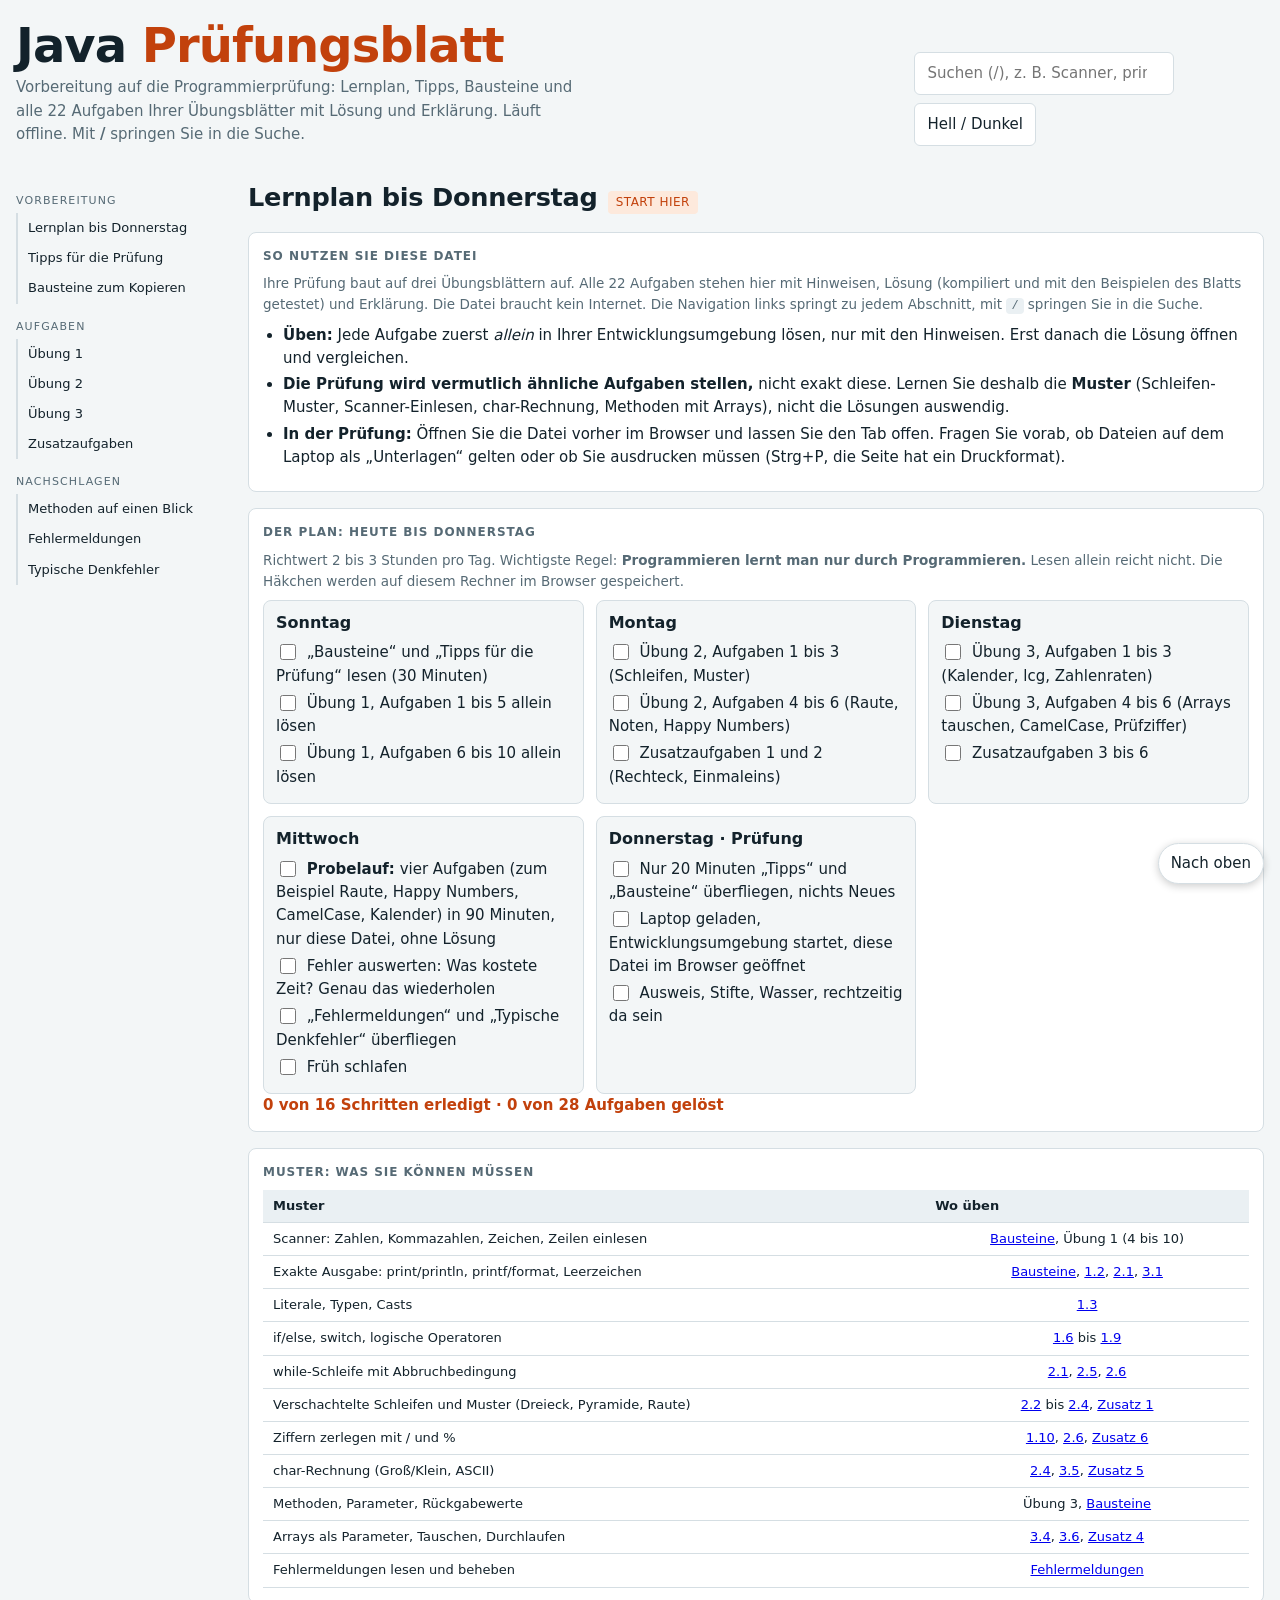
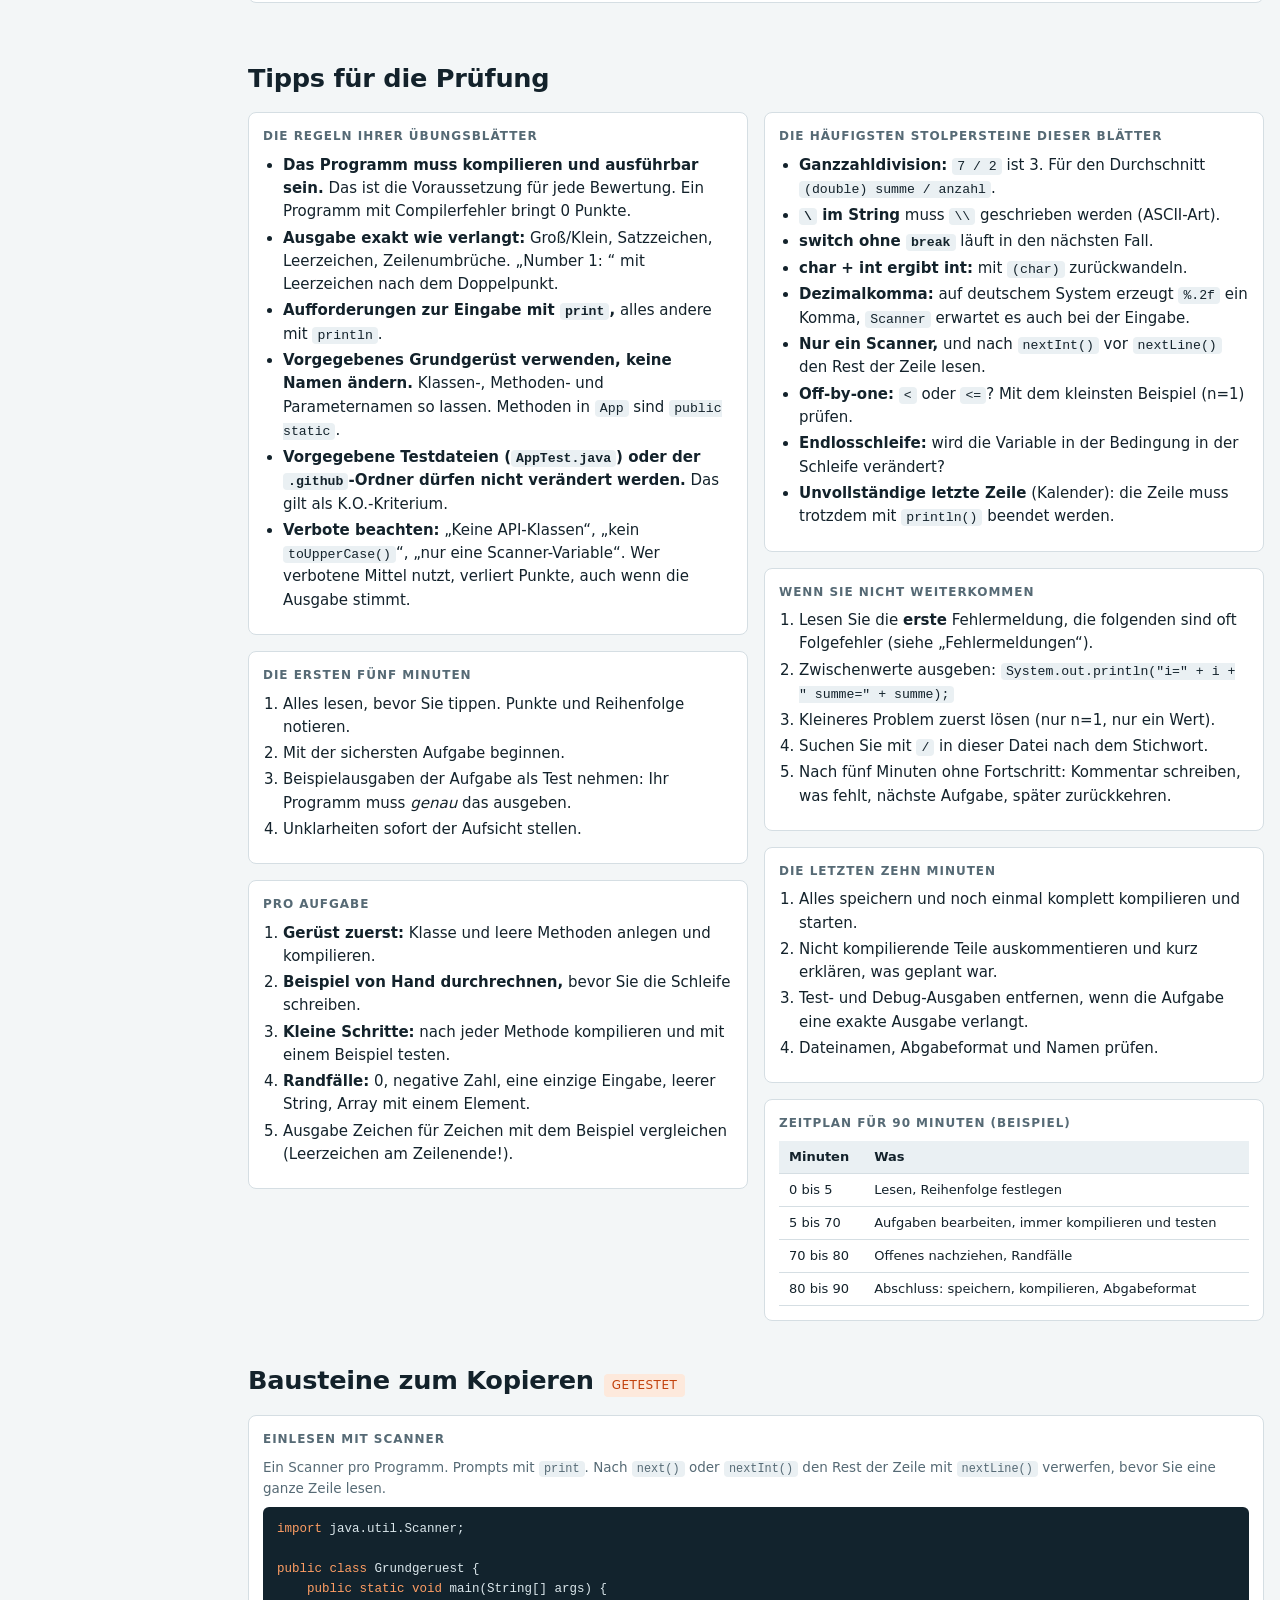
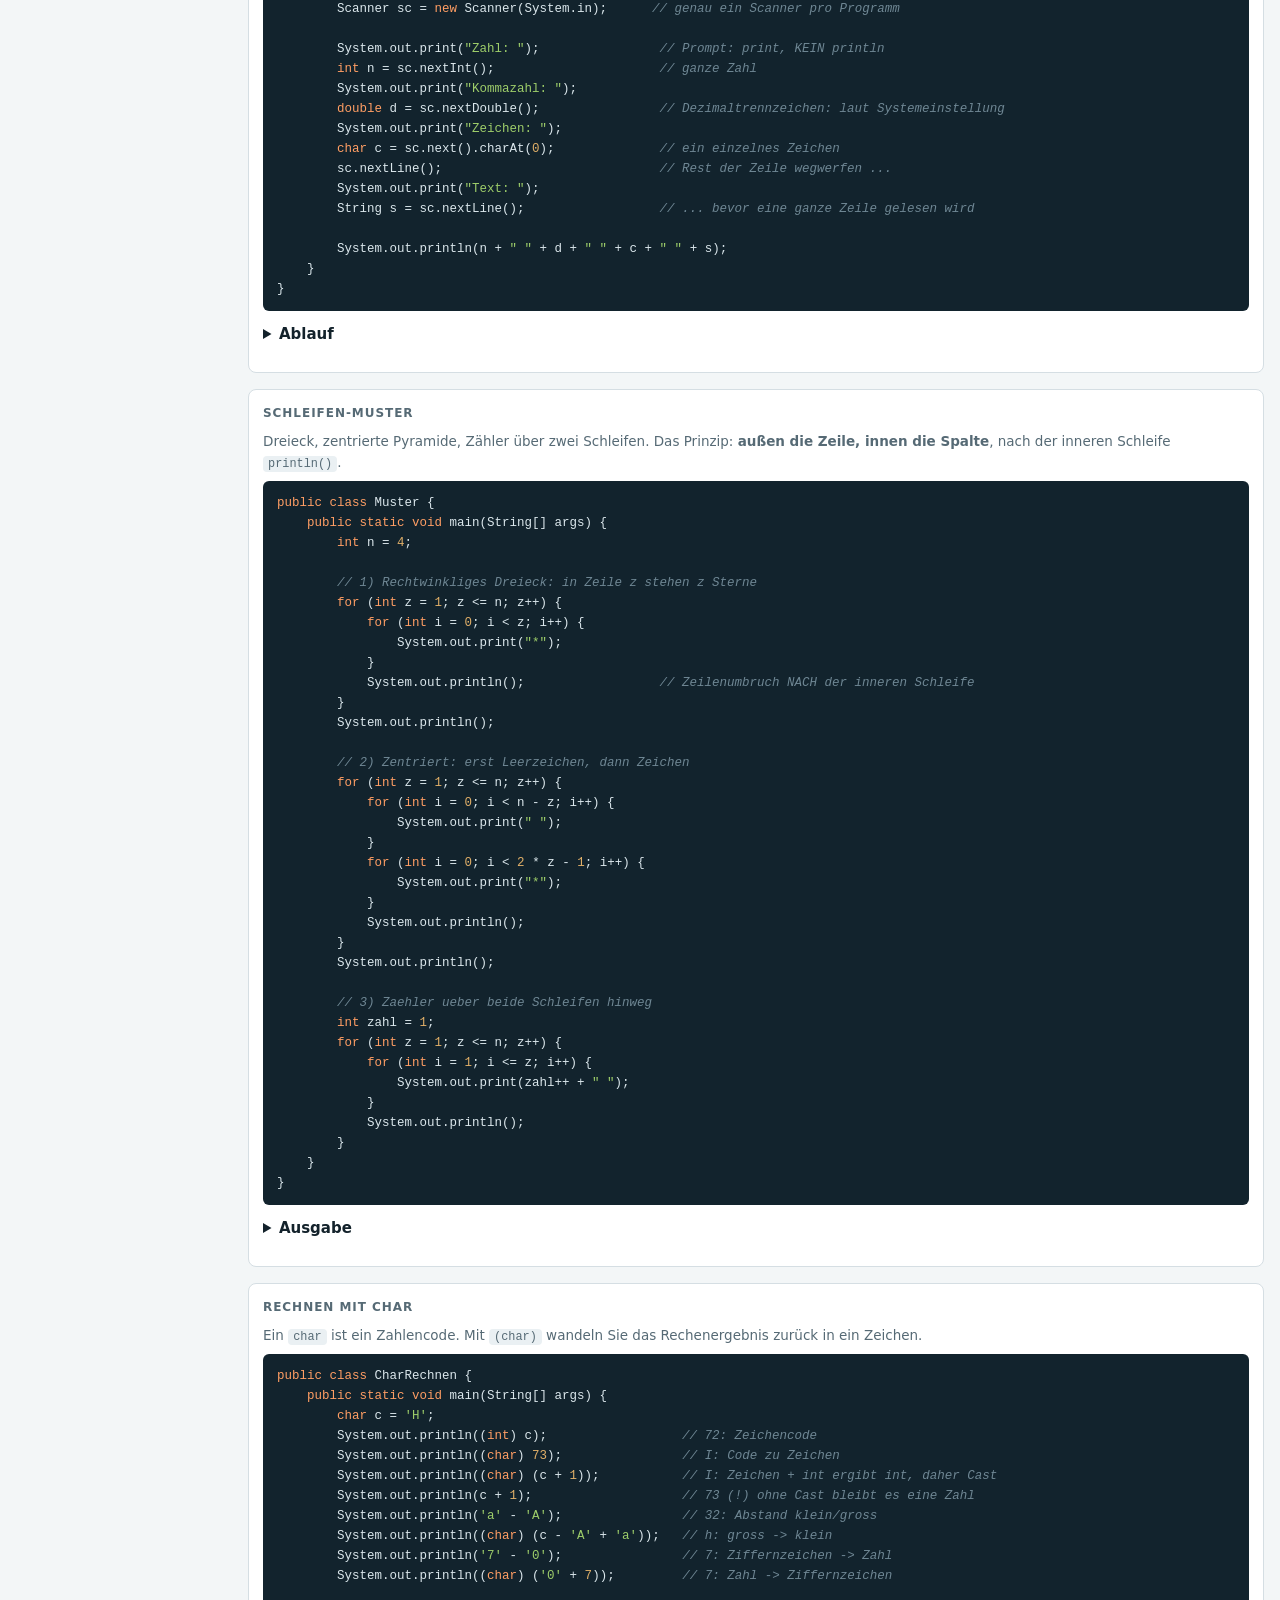
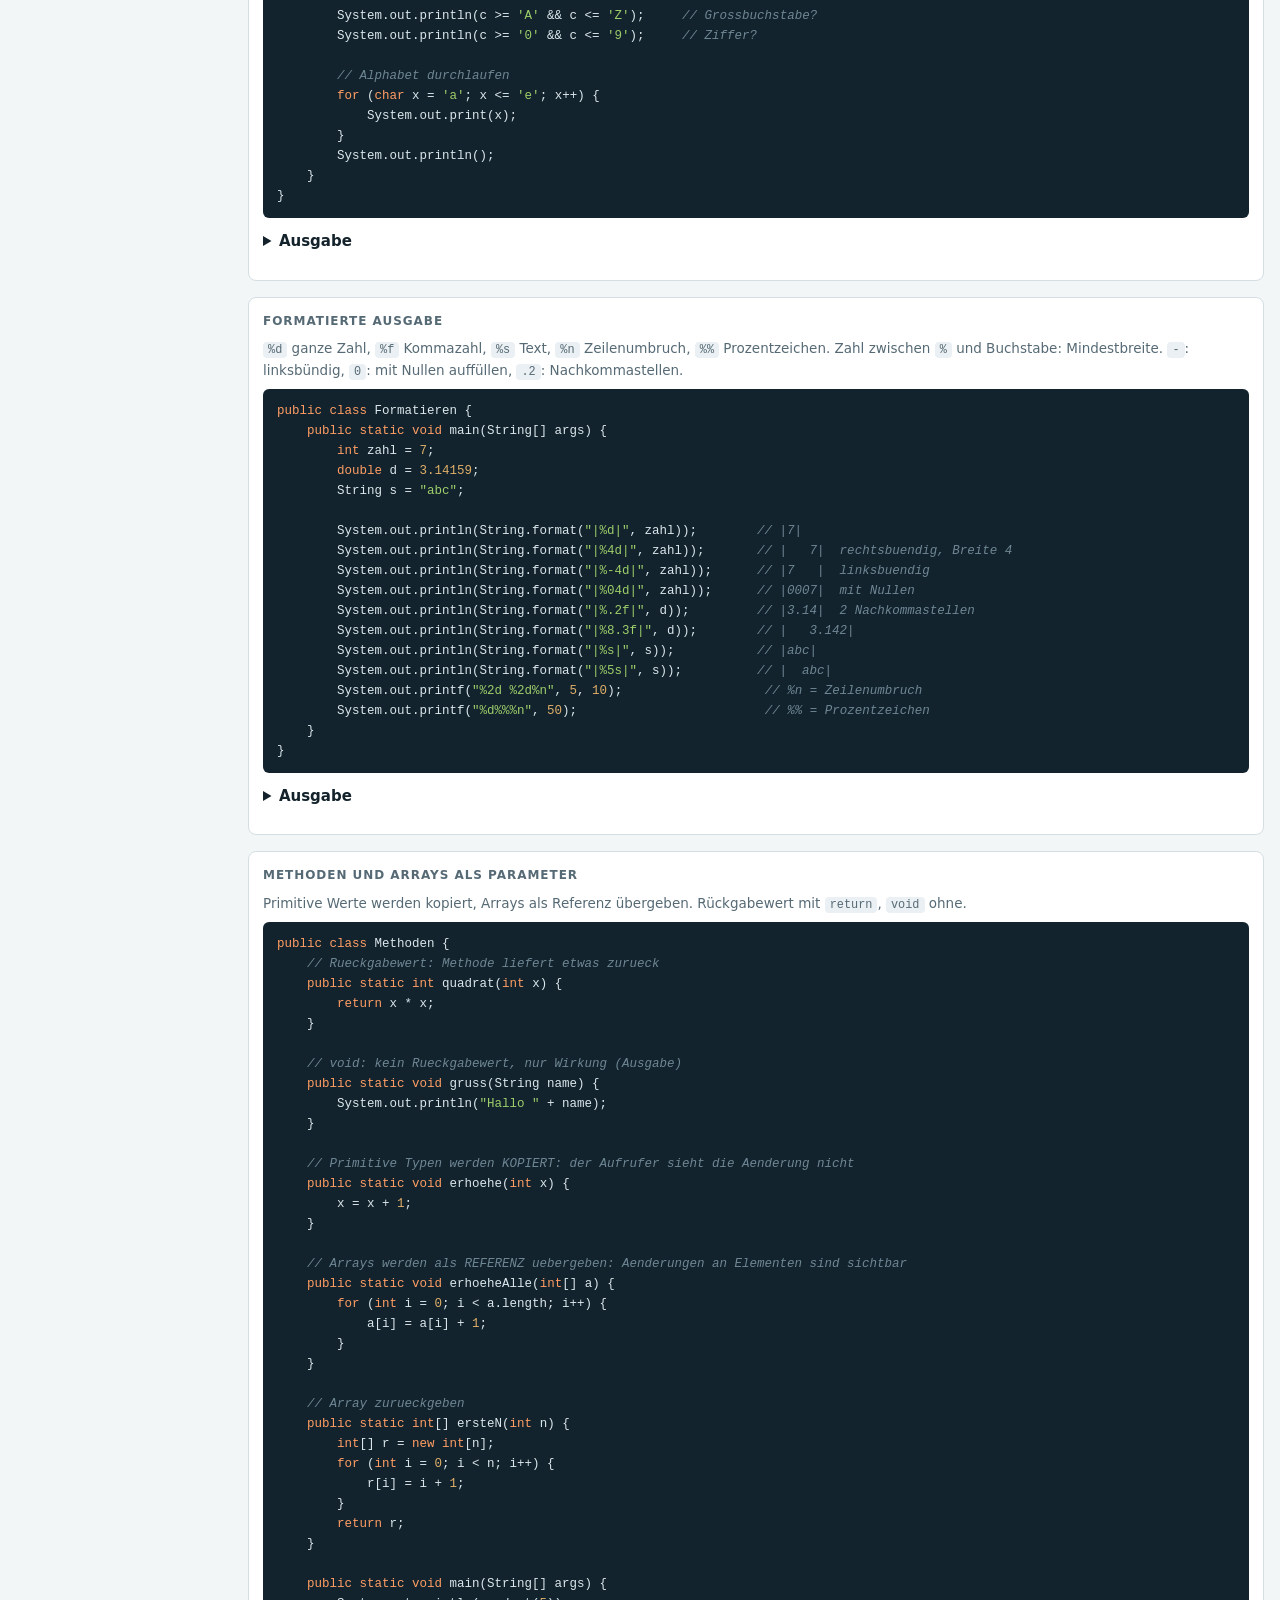
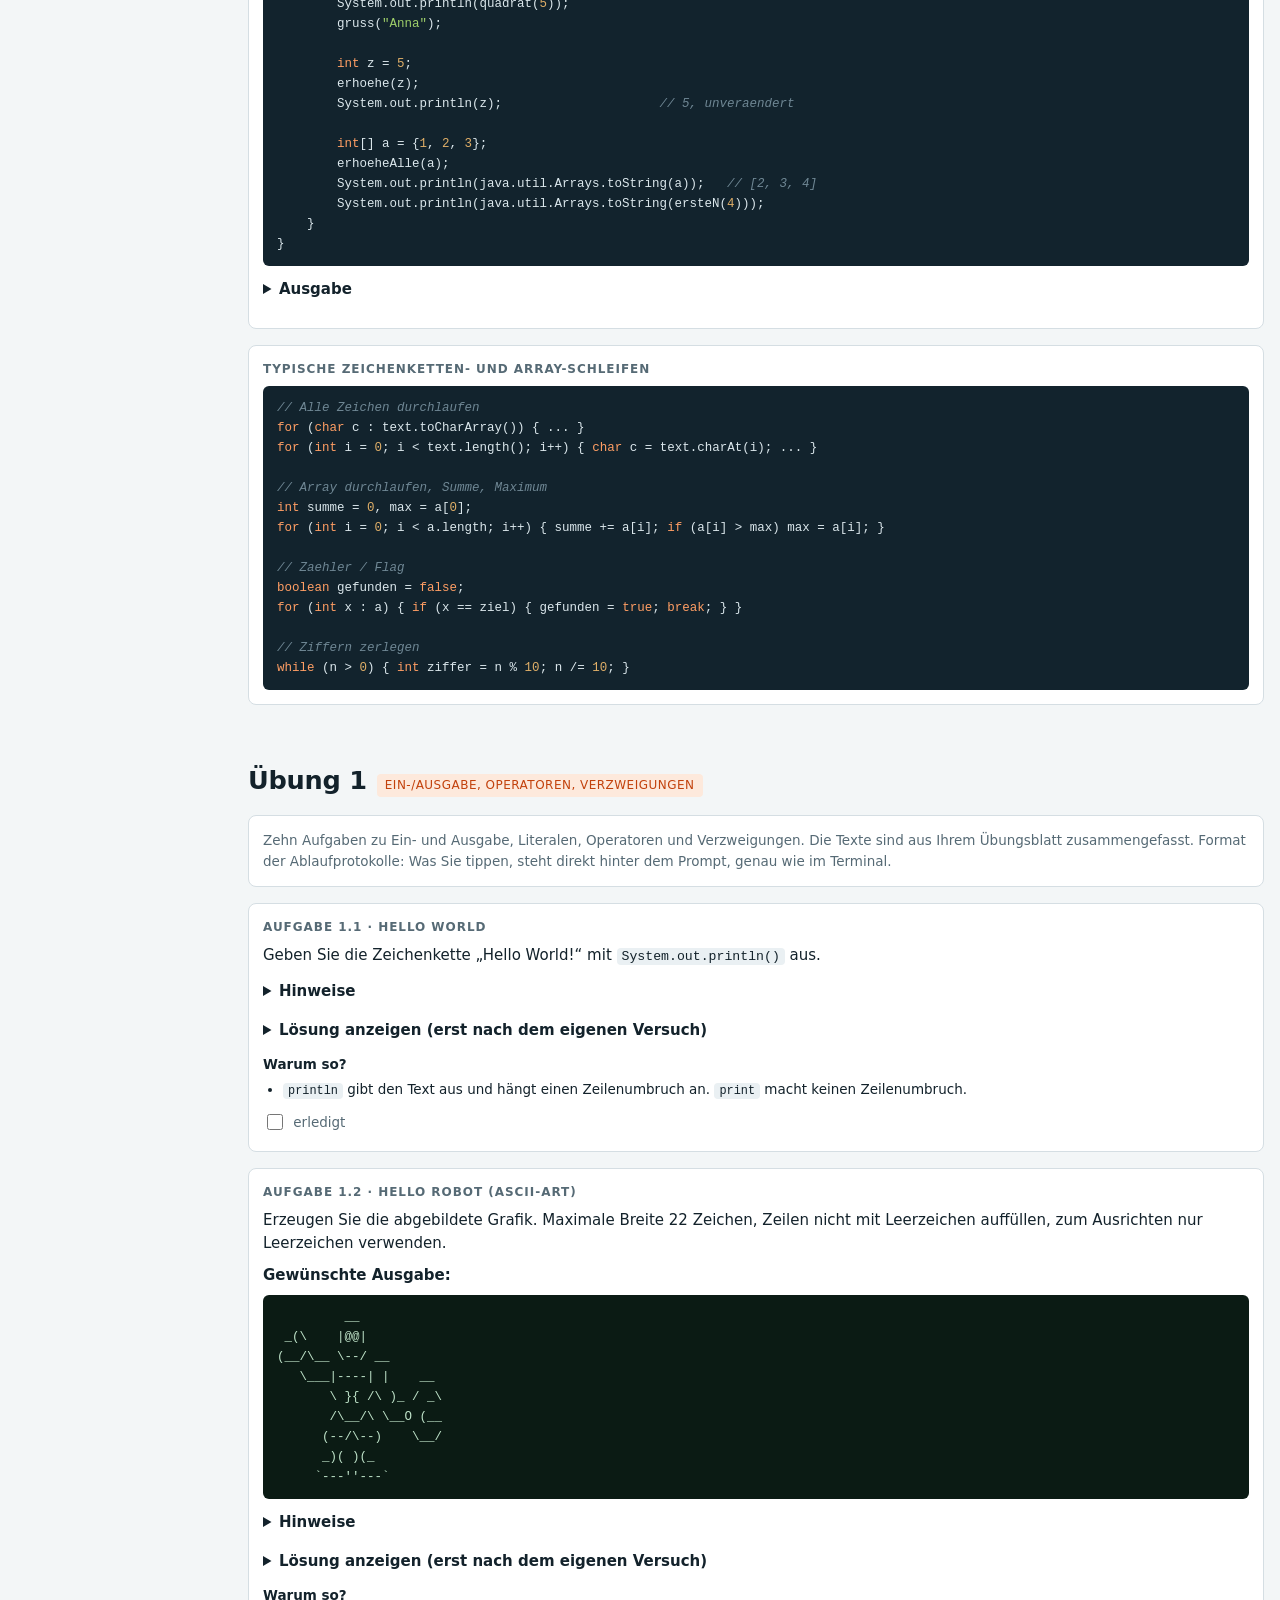
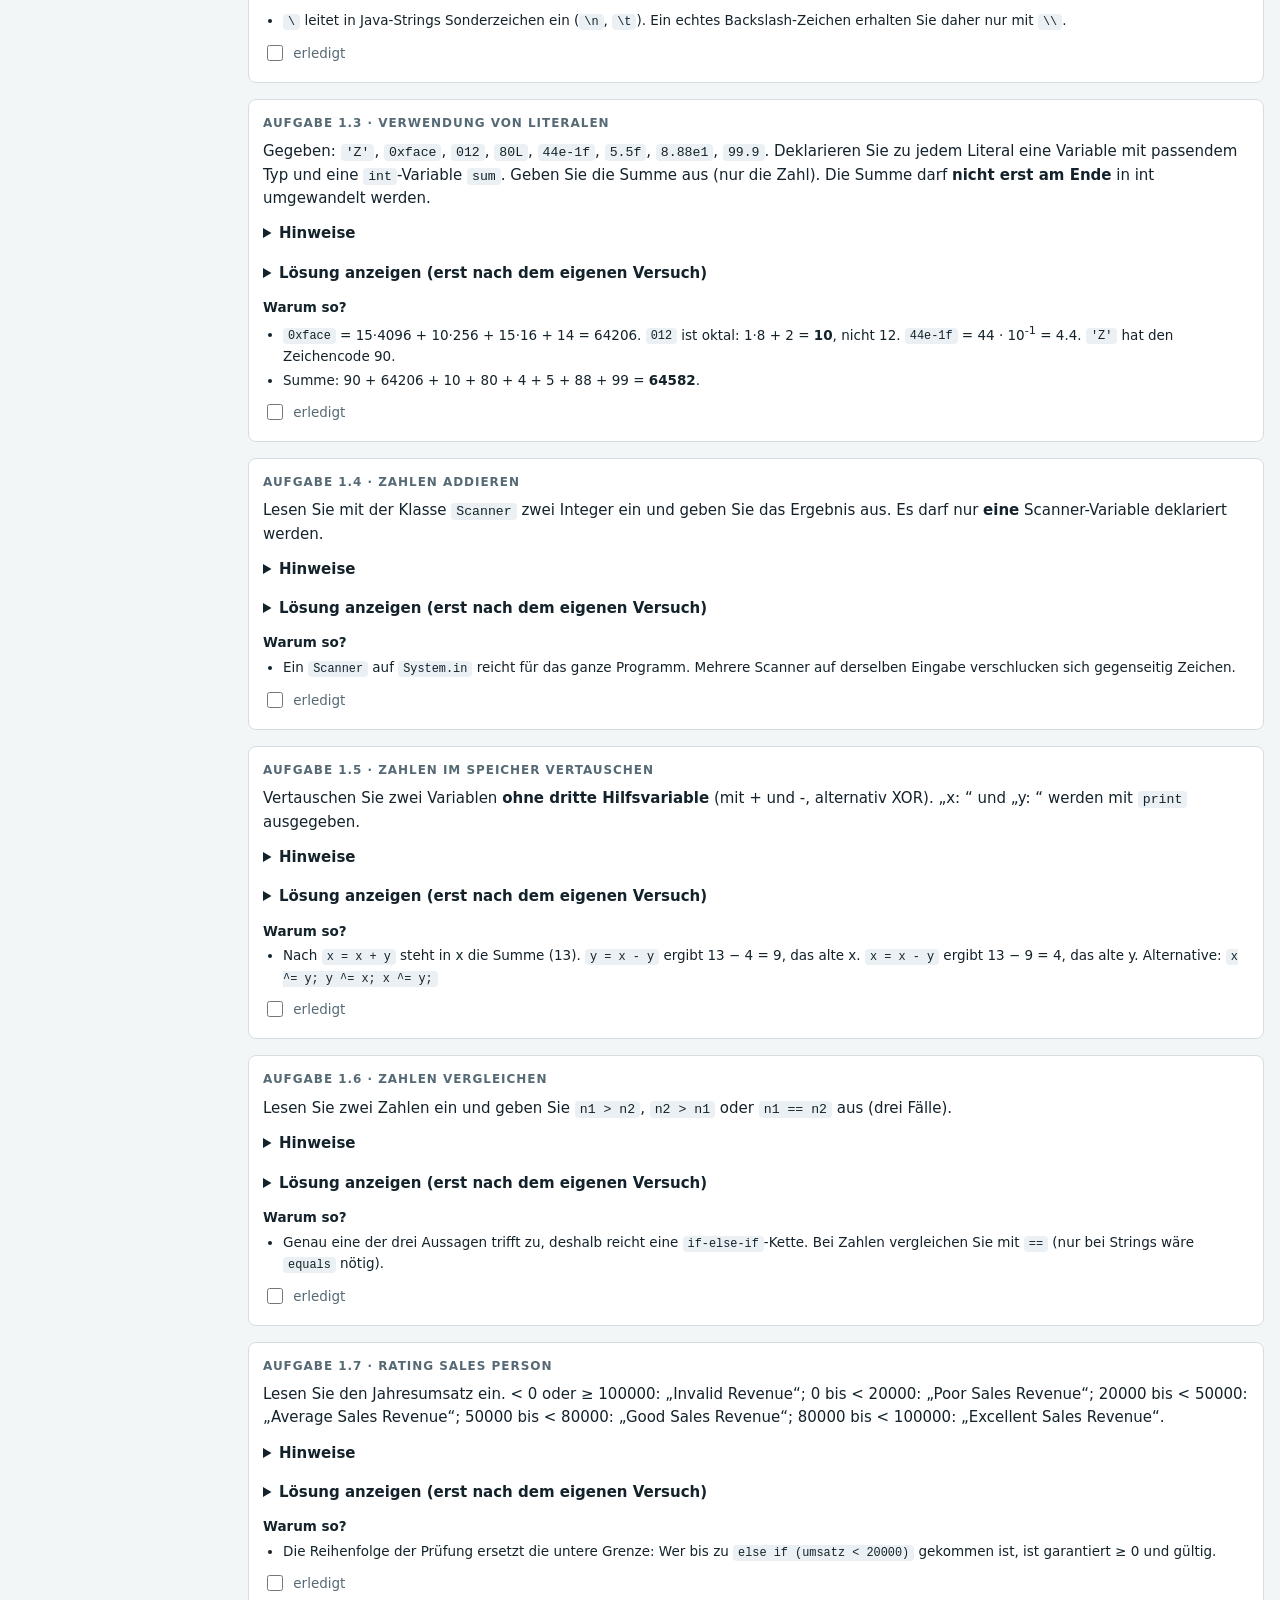
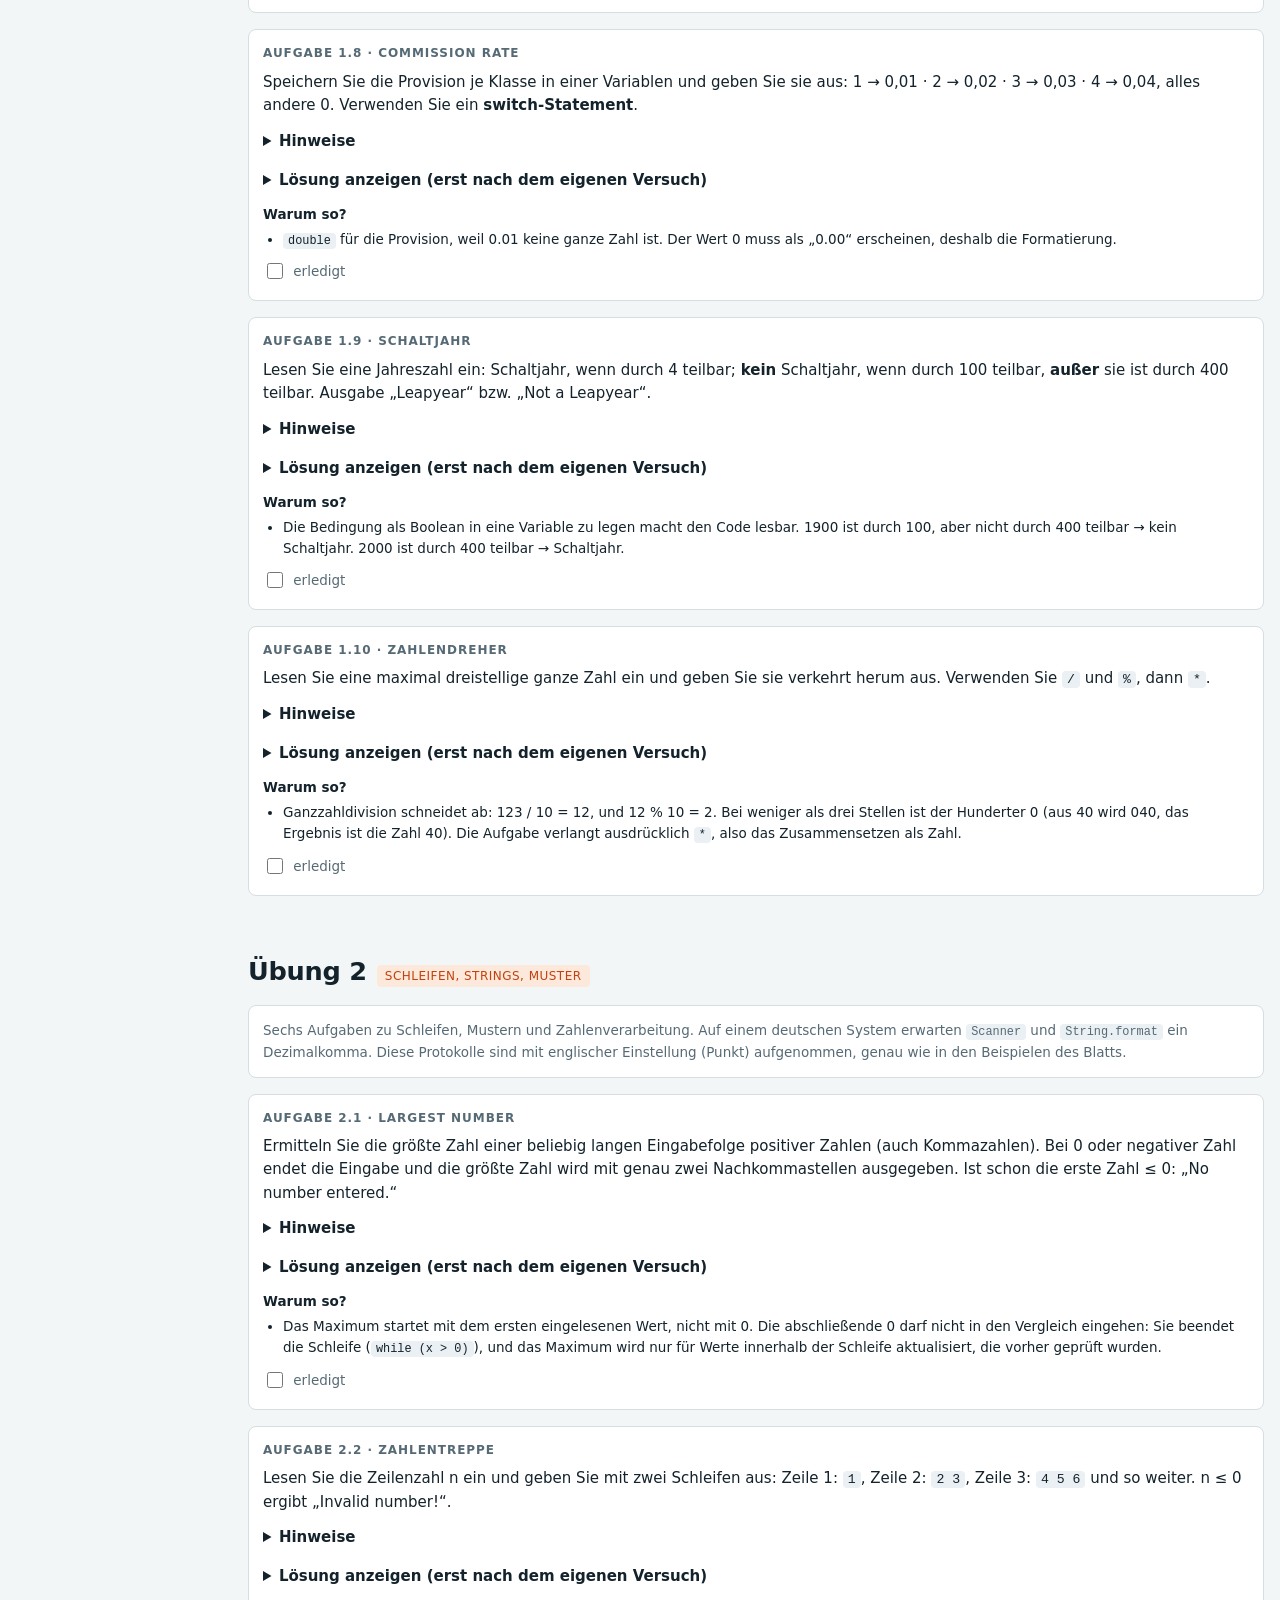
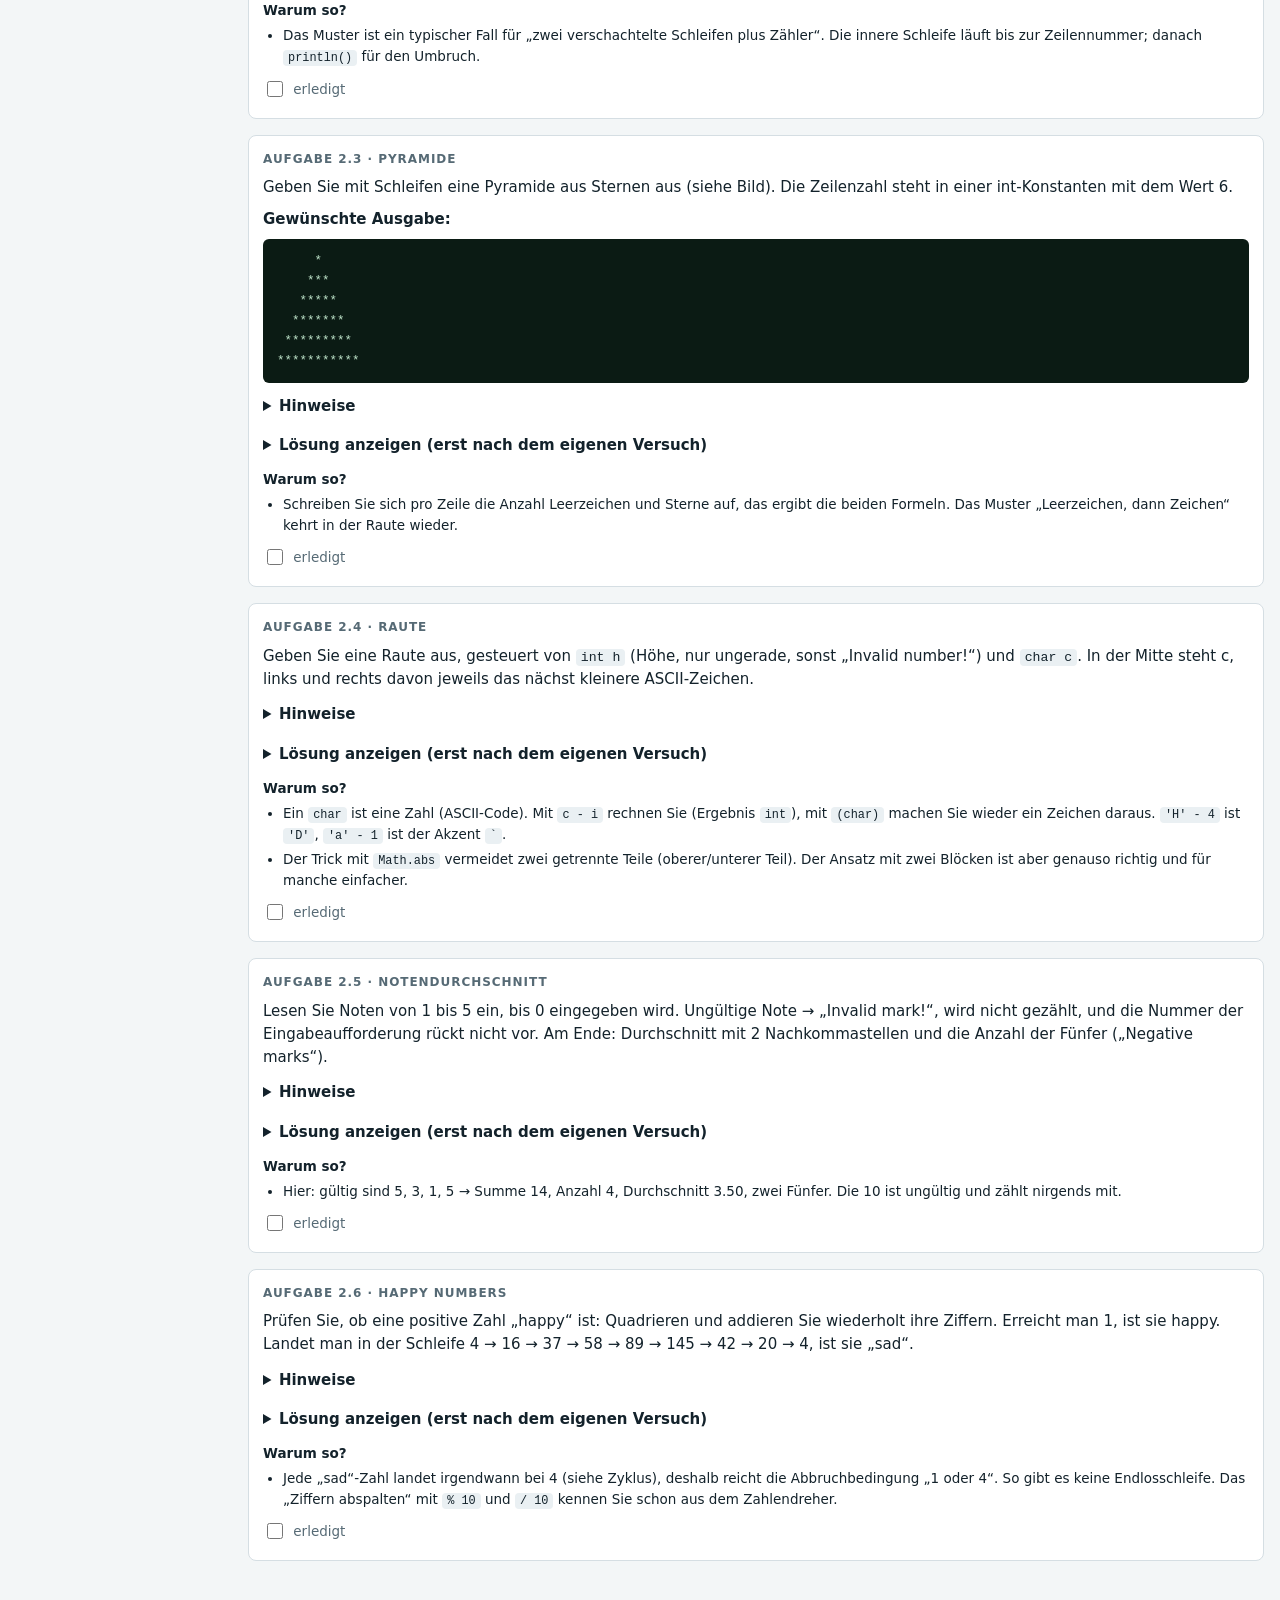
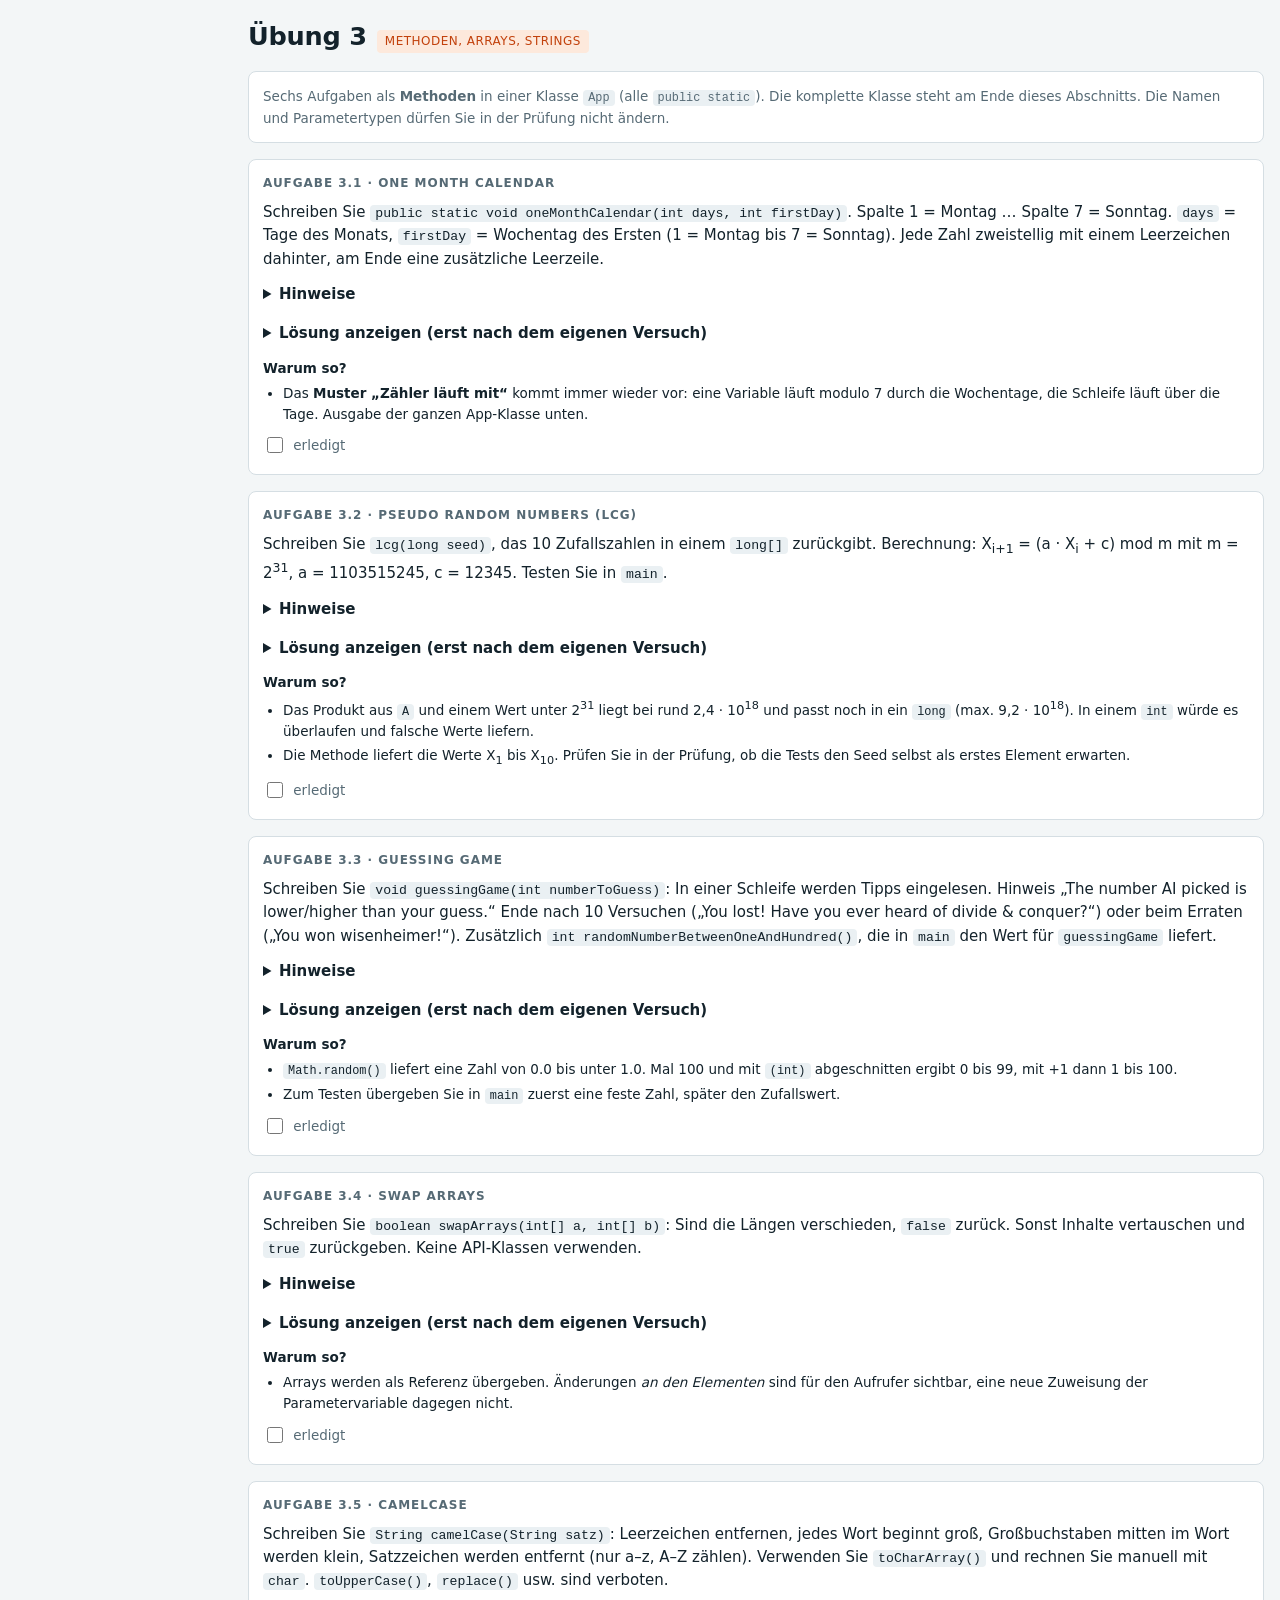
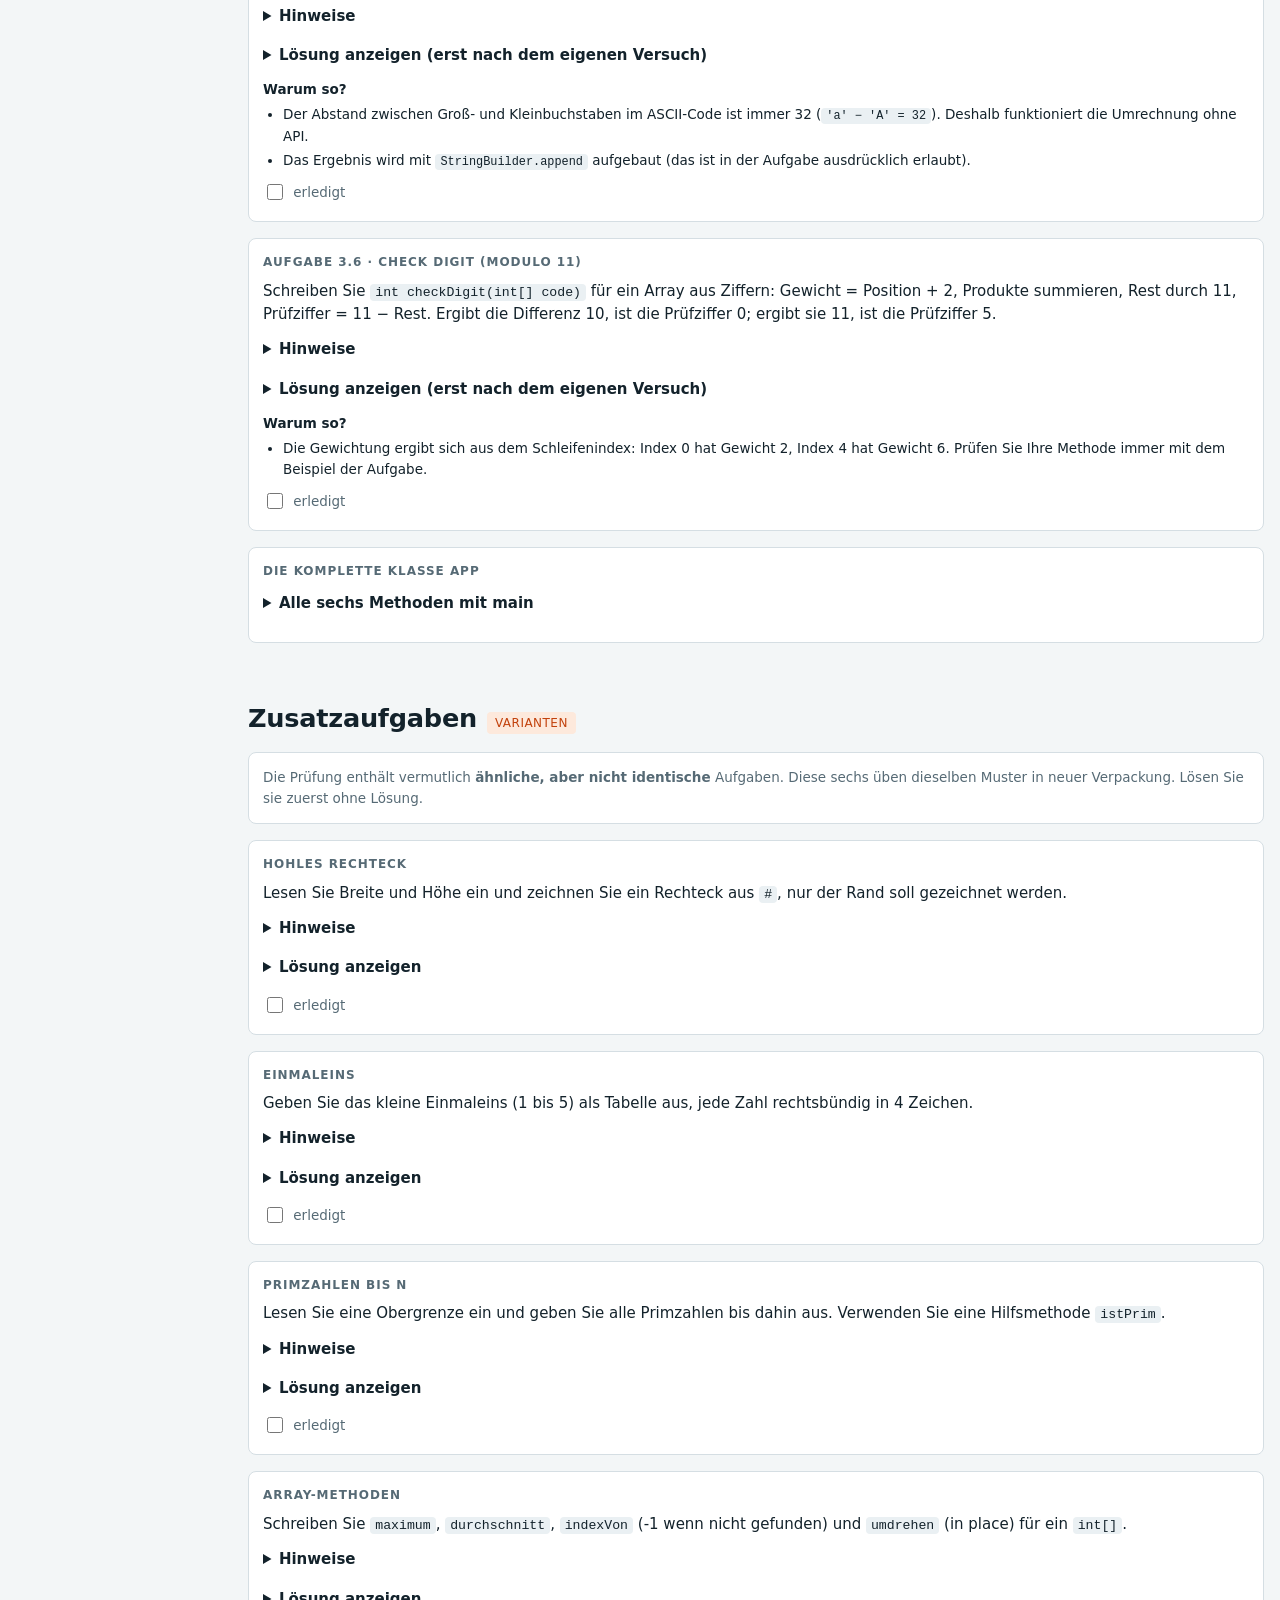
<file: java-pruefungsblatt.html>
<!doctype html>
<html lang="de">
<head>
<meta charset="utf-8">
<meta name="viewport" content="width=device-width, initial-scale=1">
<title>Java Prüfungsblatt</title>
<style>
/* Layout: sticky Themen-Navigation links, Snippet-Karten in mehrspaltigem Fluss rechts */
:root{
  --bg:#f3f6f7; --surface:#ffffff; --fg:#13222b; --muted:#566a75; --line:#d5dee3;
  --accent:#c2410c; --accent-soft:#fde9dc; --code-bg:#12232d; --code-fg:#dbe7ec;
  --k:#ff9e64; --s:#9ece6a; --c:#6f8794; --a:#7dcfff; --n:#e0af68; --tbl:#eaf0f3;
  --f-display:'Bricolage Grotesque','Segoe UI',system-ui,sans-serif;
  --f-body:'IBM Plex Sans','Segoe UI',system-ui,sans-serif;
  --f-mono:'JetBrains Mono',ui-monospace,'SFMono-Regular',Menlo,Consolas,monospace;
}
@media (prefers-color-scheme: dark){
  :root:not([data-theme="light"]){
    --bg:#0e1a21; --surface:#14252e; --fg:#e4edf1; --muted:#93a7b2; --line:#26404c;
    --accent:#ff8a4c; --accent-soft:#3a2418; --code-bg:#0a141a; --code-fg:#d3e1e8;
    --tbl:#1a2f3a; color-scheme:dark;
  }
}
:root[data-theme="dark"]{
  --bg:#0e1a21; --surface:#14252e; --fg:#e4edf1; --muted:#93a7b2; --line:#26404c;
  --accent:#ff8a4c; --accent-soft:#3a2418; --code-bg:#0a141a; --code-fg:#d3e1e8;
  --tbl:#1a2f3a; color-scheme:dark;
}
*{box-sizing:border-box}
html{scroll-behavior:smooth}
body{background:var(--bg);color:var(--fg);font-family:var(--f-body);font-size:15px;line-height:1.55;padding-inline:16px;padding-block:20px 48px}
.wrap{max-width:1320px;margin-inline:auto;display:grid;grid-template-columns:minmax(0,1fr);gap:20px}
@media(min-width:960px){.wrap{grid-template-columns:200px minmax(0,1fr);gap:32px}}
header.top{grid-column:1/-1;display:flex;flex-wrap:wrap;align-items:flex-end;justify-content:space-between;gap:16px}
h1{font-family:var(--f-display);font-size:clamp(2rem,5vw,3rem);line-height:1.05;margin:0;letter-spacing:-.02em;text-wrap:balance}
h1 span{color:var(--accent)}
.sub{color:var(--muted);margin:6px 0 0;max-width:60ch}
.tools{display:flex;gap:8px;align-items:center;flex-wrap:wrap}
input[type=search]{font:inherit;padding:9px 12px;border:1px solid var(--line);background:var(--surface);color:var(--fg);border-radius:6px;width:min(100%,260px)}
button{font:inherit;cursor:pointer}
.btn{padding:9px 12px;border:1px solid var(--line);background:var(--surface);color:var(--fg);border-radius:6px}
:focus-visible{outline:2px solid var(--accent);outline-offset:2px}
nav{min-width:0}
nav ul{list-style:none;margin:0;padding:0;display:flex;gap:6px;overflow-x:auto;padding-bottom:6px}
nav a{display:block;white-space:nowrap;padding:5px 10px;border:1px solid var(--line);border-radius:999px;color:var(--fg);text-decoration:none;font-size:13px;background:var(--surface)}
nav a:hover{border-color:var(--accent);color:var(--accent)}
@media(min-width:960px){
  nav{position:sticky;top:16px;align-self:start;max-height:calc(100vh - 32px);overflow-y:auto}
  nav ul{flex-direction:column;gap:0;overflow:visible}
  nav a{border:0;border-radius:4px;border-left:2px solid var(--line);border-top-left-radius:0;border-bottom-left-radius:0;background:transparent;padding:5px 10px}
  nav a:hover{border-left-color:var(--accent);background:var(--accent-soft)}
  nav .grp{margin:14px 0 4px;font-size:11px;letter-spacing:.1em;text-transform:uppercase;color:var(--muted)}
}
nav .grp{display:none}
@media(min-width:960px){nav .grp{display:block}}
main{min-width:0}
section{margin-bottom:40px;scroll-margin-top:16px}
h2{font-family:var(--f-display);font-size:1.6rem;margin:0 0 14px;letter-spacing:-.01em;display:flex;align-items:baseline;gap:10px;flex-wrap:wrap}
h2 small{font-family:var(--f-body);font-size:12px;font-weight:500;color:var(--accent);background:var(--accent-soft);padding:2px 8px;border-radius:4px;letter-spacing:.04em;text-transform:uppercase}
.grid{columns:2 380px;column-gap:16px}
.blk{break-inside:avoid;background:var(--surface);border:1px solid var(--line);border-radius:8px;padding:14px;margin:0 0 16px;min-width:0}
.blk.wide{column-span:all}
.blk h3{margin:0 0 8px;font-size:12px;letter-spacing:.08em;text-transform:uppercase;color:var(--muted);font-weight:600}
.blk p{margin:0 0 8px}
.blk p:last-child{margin-bottom:0}
.blk p.ex{color:var(--muted);font-size:13.5px}
.code{position:relative;margin:0 0 8px}
.code:last-child{margin-bottom:0}
pre{margin:0;background:var(--code-bg);color:var(--code-fg);border-radius:6px;padding:12px 14px;overflow-x:auto;font-family:var(--f-mono);font-size:12.5px;line-height:1.6;tab-size:4}
pre code{font:inherit}
.cp{position:absolute;top:6px;right:6px;font-size:11px;padding:2px 8px;border-radius:4px;border:1px solid #3a5564;background:#1b3340;color:#cfe0e8;opacity:0}
.code:hover .cp,.cp:focus-visible{opacity:1}
@media(hover:none){.cp{opacity:.85}}
.k{color:var(--k)}.s{color:var(--s)}.c{color:var(--c);font-style:italic}.a{color:var(--a)}.n{color:var(--n)}
code.i{font-family:var(--f-mono);font-size:.88em;background:var(--tbl);padding:1px 5px;border-radius:4px}
.tw{overflow-x:auto}
table{border-collapse:collapse;width:100%;font-size:13px}
th,td{text-align:left;padding:6px 10px;border-bottom:1px solid var(--line);vertical-align:top}
th{background:var(--tbl);font-weight:600;white-space:nowrap}
.wide td:nth-child(4){min-width:240px}
.wide td:nth-child(5){white-space:nowrap}
td code{font-family:var(--f-mono);font-size:12px}
.note{border-left:3px solid var(--accent);background:var(--accent-soft);padding:8px 12px;border-radius:0 6px 6px 0;font-size:13.5px;margin:0 0 8px}
.empty{color:var(--muted);padding:24px 0}
.hide{display:none!important}
footer{grid-column:1/-1;color:var(--muted);font-size:13px}
@media (prefers-reduced-motion: reduce){html{scroll-behavior:auto}}
body{margin:0}
[hidden]{display:none!important}

h1{overflow-wrap:anywhere;font-size:clamp(1.7rem,7vw,3rem)}
.nw{white-space:nowrap}
.list{margin:0 0 8px;padding-left:20px}.list li{margin:3px 0}
.plan{display:grid;grid-template-columns:repeat(auto-fit,minmax(240px,1fr));gap:12px}
.day{border:1px solid var(--line);border-radius:8px;padding:10px 12px;background:var(--bg)}
.day h4{margin:0 0 6px;font-family:var(--f-display);font-size:1rem}
label{display:block;margin:4px 0;cursor:pointer}
label.done{margin-top:10px;color:var(--muted);font-size:13.5px}
input[type=checkbox]{margin-right:6px;accent-color:var(--accent);width:16px;height:16px;vertical-align:-3px}
.progress{margin:10px 0 0;font-weight:600;color:var(--accent)}
table.check td:nth-child(2){text-align:center}
details{margin:8px 0}
details>summary{cursor:pointer;font-weight:600;padding:4px 0}
details.fx summary code{white-space:normal;word-break:break-word}
details.fx{border-bottom:1px solid var(--line);padding:4px 0}
.lvl{font-family:var(--f-body);font-size:11px;font-weight:600;color:var(--accent);background:var(--accent-soft);padding:2px 8px;border-radius:4px;text-transform:none;letter-spacing:0;margin-left:6px}
pre[data-lang="out"]{background:#0b1b14;color:#bfe3c9}
#top{position:fixed;right:16px;bottom:16px;padding:8px 12px;border-radius:999px;border:1px solid var(--line);background:var(--surface);color:var(--fg);box-shadow:0 2px 8px rgba(0,0,0,.2)}
@media print{
  body{background:#fff;color:#000;font-size:11px;padding:0}
  .wrap{display:block}header.top .tools,nav,#top,.cp{display:none!important}
  details>*{display:block}details:not([open])>*:not(summary){display:block}
  .blk{break-inside:avoid;border-color:#999}
  pre{background:#f4f4f4!important;color:#000!important;white-space:pre-wrap}
  pre span{color:#000!important}
  section{margin-bottom:16px}
}
.why{margin:8px 0 8px;font-size:13.5px}.why .list{margin-top:4px}
</style>
</head>
<body>
<div class="wrap">
<header class="top">
  <div>
    <h1>Java <span>Prüfungsblatt</span></h1>
    <p class="sub">Vorbereitung auf die Programmierprüfung: Lernplan, Tipps, Bausteine und alle 22 Aufgaben Ihrer Übungsblätter mit Lösung und Erklärung. Läuft offline. Mit <b>/</b> springen Sie in die Suche.</p>
  </div>
  <div class="tools">
    <input type="search" id="q" placeholder="Suchen (/), z. B. Scanner, printf, char" aria-label="Cheatsheet durchsuchen">
    <button class="btn" id="theme" type="button" aria-label="Farbschema wechseln">Hell / Dunkel</button>
  </div>
</header>
<nav aria-label="Themen"><ul id="nav"></ul></nav>
<main id="main">
<section id="lernplan" data-grp="Vorbereitung"><h2>Lernplan bis Donnerstag <small>Start hier</small></h2><div class="grid"><div class="blk wide"><h3>So nutzen Sie diese Datei</h3>
<p class="ex">Ihre Prüfung baut auf drei Übungsblättern auf. Alle 22 Aufgaben stehen hier mit Hinweisen, Lösung (kompiliert und mit den Beispielen des Blatts getestet) und Erklärung. Die Datei braucht kein Internet. Die Navigation links springt zu jedem Abschnitt, mit <code class="i">/</code> springen Sie in die Suche.</p>
<ul class="list">
<li><b>Üben:</b> Jede Aufgabe zuerst <i>allein</i> in Ihrer Entwicklungsumgebung lösen, nur mit den Hinweisen. Erst danach die Lösung öffnen und vergleichen.</li>
<li><b>Die Prüfung wird vermutlich ähnliche Aufgaben stellen,</b> nicht exakt diese. Lernen Sie deshalb die <b>Muster</b> (Schleifen-Muster, Scanner-Einlesen, char-Rechnung, Methoden mit Arrays), nicht die Lösungen auswendig.</li>
<li><b>In der Prüfung:</b> Öffnen Sie die Datei vorher im Browser und lassen Sie den Tab offen. Fragen Sie vorab, ob Dateien auf dem Laptop als „Unterlagen“ gelten oder ob Sie ausdrucken müssen (Strg+P, die Seite hat ein Druckformat).</li>
</ul></div><div class="blk wide"><h3>Der Plan: heute bis Donnerstag</h3>
<p class="ex">Richtwert 2 bis 3 Stunden pro Tag. Wichtigste Regel: <b>Programmieren lernt man nur durch Programmieren.</b> Lesen allein reicht nicht. Die Häkchen werden auf diesem Rechner im Browser gespeichert.</p>
<div class="plan">
<div class="day"><h4>Sonntag</h4>
<label><input type="checkbox" data-key="p-so1"> „Bausteine“ und „Tipps für die Prüfung“ lesen (30 Minuten)</label>
<label><input type="checkbox" data-key="p-so2"> Übung 1, Aufgaben 1 bis 5 allein lösen</label>
<label><input type="checkbox" data-key="p-so3"> Übung 1, Aufgaben 6 bis 10 allein lösen</label>
</div>
<div class="day"><h4>Montag</h4>
<label><input type="checkbox" data-key="p-mo1"> Übung 2, Aufgaben 1 bis 3 (Schleifen, Muster)</label>
<label><input type="checkbox" data-key="p-mo2"> Übung 2, Aufgaben 4 bis 6 (Raute, Noten, Happy Numbers)</label>
<label><input type="checkbox" data-key="p-mo3"> Zusatzaufgaben 1 und 2 (Rechteck, Einmaleins)</label>
</div>
<div class="day"><h4>Dienstag</h4>
<label><input type="checkbox" data-key="p-di1"> Übung 3, Aufgaben 1 bis 3 (Kalender, lcg, Zahlenraten)</label>
<label><input type="checkbox" data-key="p-di2"> Übung 3, Aufgaben 4 bis 6 (Arrays tauschen, CamelCase, Prüfziffer)</label>
<label><input type="checkbox" data-key="p-di3"> Zusatzaufgaben 3 bis 6</label>
</div>
<div class="day"><h4>Mittwoch</h4>
<label><input type="checkbox" data-key="p-mi1"> <b>Probelauf:</b> vier Aufgaben (zum Beispiel Raute, Happy Numbers, CamelCase, Kalender) in 90 Minuten, nur diese Datei, ohne Lösung</label>
<label><input type="checkbox" data-key="p-mi2"> Fehler auswerten: Was kostete Zeit? Genau das wiederholen</label>
<label><input type="checkbox" data-key="p-mi3"> „Fehlermeldungen“ und „Typische Denkfehler“ überfliegen</label>
<label><input type="checkbox" data-key="p-mi4"> Früh schlafen</label>
</div>
<div class="day"><h4>Donnerstag · Prüfung</h4>
<label><input type="checkbox" data-key="p-do1"> Nur 20 Minuten „Tipps“ und „Bausteine“ überfliegen, nichts Neues</label>
<label><input type="checkbox" data-key="p-do2"> Laptop geladen, Entwicklungsumgebung startet, diese Datei im Browser geöffnet</label>
<label><input type="checkbox" data-key="p-do3"> Ausweis, Stifte, Wasser, rechtzeitig da sein</label>
</div>
</div>
<p class="progress"><span id="plan-progress">0 von 0 erledigt</span> · <span id="task-progress">0 von 0 Aufgaben gelöst</span></p></div><div class="blk wide"><h3>Muster: Was Sie können müssen</h3><div class="tw"><table class="check">
<tr><th>Muster</th><th>Wo üben</th></tr>
<tr><td>Scanner: Zahlen, Kommazahlen, Zeichen, Zeilen einlesen</td><td><a href="#bausteine">Bausteine</a>, Übung 1 (4 bis 10)</td></tr>
<tr><td>Exakte Ausgabe: print/println, printf/format, Leerzeichen</td><td><a href="#bausteine">Bausteine</a>, <a href="#a1-2">1.2</a>, <a href="#a2-1">2.1</a>, <a href="#a3-1">3.1</a></td></tr>
<tr><td>Literale, Typen, Casts</td><td><a href="#a1-3">1.3</a></td></tr>
<tr><td>if/else, switch, logische Operatoren</td><td><a href="#a1-6">1.6</a> bis <a href="#a1-9">1.9</a></td></tr>
<tr><td>while-Schleife mit Abbruchbedingung</td><td><a href="#a2-1">2.1</a>, <a href="#a2-5">2.5</a>, <a href="#a2-6">2.6</a></td></tr>
<tr><td>Verschachtelte Schleifen und Muster (Dreieck, Pyramide, Raute)</td><td><a href="#a2-2">2.2</a> bis <a href="#a2-4">2.4</a>, <a href="#v1">Zusatz 1</a></td></tr>
<tr><td>Ziffern zerlegen mit / und %</td><td><a href="#a1-10">1.10</a>, <a href="#a2-6">2.6</a>, <a href="#v6">Zusatz 6</a></td></tr>
<tr><td>char-Rechnung (Groß/Klein, ASCII)</td><td><a href="#a2-4">2.4</a>, <a href="#a3-5">3.5</a>, <a href="#v5">Zusatz 5</a></td></tr>
<tr><td>Methoden, Parameter, Rückgabewerte</td><td>Übung 3, <a href="#bausteine">Bausteine</a></td></tr>
<tr><td>Arrays als Parameter, Tauschen, Durchlaufen</td><td><a href="#a3-4">3.4</a>, <a href="#a3-6">3.6</a>, <a href="#v4">Zusatz 4</a></td></tr>
<tr><td>Fehlermeldungen lesen und beheben</td><td><a href="#fehler">Fehlermeldungen</a></td></tr>
</table></div></div></div></section>
<section id="tipps" data-grp="Vorbereitung"><h2>Tipps für die Prüfung</h2><div class="grid"><div class="blk"><h3>Die Regeln Ihrer Übungsblätter</h3><ul class="list">
<li><b>Das Programm muss kompilieren und ausführbar sein.</b> Das ist die Voraussetzung für jede Bewertung. Ein Programm mit Compilerfehler bringt 0 Punkte.</li>
<li><b>Ausgabe exakt wie verlangt:</b> Groß/Klein, Satzzeichen, Leerzeichen, Zeilenumbrüche. „Number 1: “ mit Leerzeichen nach dem Doppelpunkt.</li>
<li><b>Aufforderungen zur Eingabe mit <code class="i">print</code>,</b> alles andere mit <code class="i">println</code>.</li>
<li><b>Vorgegebenes Grundgerüst verwenden, keine Namen ändern.</b> Klassen-, Methoden- und Parameternamen so lassen. Methoden in <code class="i">App</code> sind <code class="i">public static</code>.</li>
<li><b>Vorgegebene Testdateien (<code class="i">AppTest.java</code>) oder der <code class="i">.github</code>-Ordner dürfen nicht verändert werden.</b> Das gilt als K.O.-Kriterium.</li>
<li><b>Verbote beachten:</b> „Keine API-Klassen“, „kein <code class="i">toUpperCase()</code>“, „nur eine Scanner-Variable“. Wer verbotene Mittel nutzt, verliert Punkte, auch wenn die Ausgabe stimmt.</li>
</ul></div><div class="blk"><h3>Die ersten fünf Minuten</h3><ol class="list">
<li>Alles lesen, bevor Sie tippen. Punkte und Reihenfolge notieren.</li>
<li>Mit der sichersten Aufgabe beginnen.</li>
<li>Beispielausgaben der Aufgabe als Test nehmen: Ihr Programm muss <i>genau</i> das ausgeben.</li>
<li>Unklarheiten sofort der Aufsicht stellen.</li>
</ol></div><div class="blk"><h3>Pro Aufgabe</h3><ol class="list">
<li><b>Gerüst zuerst:</b> Klasse und leere Methoden anlegen und kompilieren.</li>
<li><b>Beispiel von Hand durchrechnen,</b> bevor Sie die Schleife schreiben.</li>
<li><b>Kleine Schritte:</b> nach jeder Methode kompilieren und mit einem Beispiel testen.</li>
<li><b>Randfälle:</b> 0, negative Zahl, eine einzige Eingabe, leerer String, Array mit einem Element.</li>
<li>Ausgabe Zeichen für Zeichen mit dem Beispiel vergleichen (Leerzeichen am Zeilenende!).</li>
</ol></div><div class="blk"><h3>Die häufigsten Stolpersteine dieser Blätter</h3><ul class="list">
<li><b>Ganzzahldivision:</b> <code class="i">7 / 2</code> ist 3. Für den Durchschnitt <code class="i">(double) summe / anzahl</code>.</li>
<li><b><code class="i">\</code> im String</b> muss <code class="i">\\</code> geschrieben werden (ASCII-Art).</li>
<li><b>switch ohne <code class="i">break</code></b> läuft in den nächsten Fall.</li>
<li><b>char + int ergibt int:</b> mit <code class="i">(char)</code> zurückwandeln.</li>
<li><b>Dezimalkomma:</b> auf deutschem System erzeugt <code class="i">%.2f</code> ein Komma, <code class="i">Scanner</code> erwartet es auch bei der Eingabe.</li>
<li><b>Nur ein Scanner,</b> und nach <code class="i">nextInt()</code> vor <code class="i">nextLine()</code> den Rest der Zeile lesen.</li>
<li><b>Off-by-one:</b> <code class="i">&lt;</code> oder <code class="i">&lt;=</code>? Mit dem kleinsten Beispiel (n=1) prüfen.</li>
<li><b>Endlosschleife:</b> wird die Variable in der Bedingung in der Schleife verändert?</li>
<li><b>Unvollständige letzte Zeile</b> (Kalender): die Zeile muss trotzdem mit <code class="i">println()</code> beendet werden.</li>
</ul></div><div class="blk"><h3>Wenn Sie nicht weiterkommen</h3><ol class="list">
<li>Lesen Sie die <b>erste</b> Fehlermeldung, die folgenden sind oft Folgefehler (siehe „Fehlermeldungen“).</li>
<li>Zwischenwerte ausgeben: <code class="i">System.out.println("i=" + i + " summe=" + summe);</code></li>
<li>Kleineres Problem zuerst lösen (nur n=1, nur ein Wert).</li>
<li>Suchen Sie mit <code class="i">/</code> in dieser Datei nach dem Stichwort.</li>
<li>Nach fünf Minuten ohne Fortschritt: Kommentar schreiben, was fehlt, nächste Aufgabe, später zurückkehren.</li>
</ol></div><div class="blk"><h3>Die letzten zehn Minuten</h3><ol class="list">
<li>Alles speichern und noch einmal komplett kompilieren und starten.</li>
<li>Nicht kompilierende Teile auskommentieren und kurz erklären, was geplant war.</li>
<li>Test- und Debug-Ausgaben entfernen, wenn die Aufgabe eine exakte Ausgabe verlangt.</li>
<li>Dateinamen, Abgabeformat und Namen prüfen.</li>
</ol></div><div class="blk"><h3>Zeitplan für 90 Minuten (Beispiel)</h3><div class="tw"><table><tr><th>Minuten</th><th>Was</th></tr>
<tr><td class="nw">0 bis 5</td><td>Lesen, Reihenfolge festlegen</td></tr>
<tr><td class="nw">5 bis 70</td><td>Aufgaben bearbeiten, immer kompilieren und testen</td></tr>
<tr><td class="nw">70 bis 80</td><td>Offenes nachziehen, Randfälle</td></tr>
<tr><td class="nw">80 bis 90</td><td>Abschluss: speichern, kompilieren, Abgabeformat</td></tr></table></div></div></div></section>
<section id="bausteine" data-grp="Vorbereitung"><h2>Bausteine zum Kopieren <small>getestet</small></h2><div class="grid"><div class="blk wide"><h3>Einlesen mit Scanner</h3><p class="ex">Ein Scanner pro Programm. Prompts mit <code class="i">print</code>. Nach <code class="i">next()</code> oder <code class="i">nextInt()</code> den Rest der Zeile mit <code class="i">nextLine()</code> verwerfen, bevor Sie eine ganze Zeile lesen.</p><pre><code>import java.util.Scanner;

public class Grundgeruest {
    public static void main(String[] args) {
        Scanner sc = new Scanner(System.in);      // genau ein Scanner pro Programm

        System.out.print("Zahl: ");                // Prompt: print, KEIN println
        int n = sc.nextInt();                      // ganze Zahl
        System.out.print("Kommazahl: ");
        double d = sc.nextDouble();                // Dezimaltrennzeichen: laut Systemeinstellung
        System.out.print("Zeichen: ");
        char c = sc.next().charAt(0);              // ein einzelnes Zeichen
        sc.nextLine();                             // Rest der Zeile wegwerfen ...
        System.out.print("Text: ");
        String s = sc.nextLine();                  // ... bevor eine ganze Zeile gelesen wird

        System.out.println(n + " " + d + " " + c + " " + s);
    }
}</code></pre><details><summary>Ablauf</summary><pre data-lang="out"><code>Zahl: 42
Kommazahl: 3.5
Zeichen: x
Text: Hallo Welt
42 3.5 x Hallo Welt</code></pre></details></div><div class="blk wide"><h3>Schleifen-Muster</h3><p class="ex">Dreieck, zentrierte Pyramide, Zähler über zwei Schleifen. Das Prinzip: <b>außen die Zeile, innen die Spalte</b>, nach der inneren Schleife <code class="i">println()</code>.</p><pre><code>public class Muster {
    public static void main(String[] args) {
        int n = 4;

        // 1) Rechtwinkliges Dreieck: in Zeile z stehen z Sterne
        for (int z = 1; z &lt;= n; z++) {
            for (int i = 0; i &lt; z; i++) {
                System.out.print("*");
            }
            System.out.println();                  // Zeilenumbruch NACH der inneren Schleife
        }
        System.out.println();

        // 2) Zentriert: erst Leerzeichen, dann Zeichen
        for (int z = 1; z &lt;= n; z++) {
            for (int i = 0; i &lt; n - z; i++) {
                System.out.print(" ");
            }
            for (int i = 0; i &lt; 2 * z - 1; i++) {
                System.out.print("*");
            }
            System.out.println();
        }
        System.out.println();

        // 3) Zaehler ueber beide Schleifen hinweg
        int zahl = 1;
        for (int z = 1; z &lt;= n; z++) {
            for (int i = 1; i &lt;= z; i++) {
                System.out.print(zahl++ + " ");
            }
            System.out.println();
        }
    }
}</code></pre><details><summary>Ausgabe</summary><pre data-lang="out"><code>*
**
***
****

   *
  ***
 *****
*******

1 
2 3 
4 5 6 
7 8 9 10 </code></pre></details></div><div class="blk wide"><h3>Rechnen mit char</h3><p class="ex">Ein <code class="i">char</code> ist ein Zahlencode. Mit <code class="i">(char)</code> wandeln Sie das Rechenergebnis zurück in ein Zeichen.</p><pre><code>public class CharRechnen {
    public static void main(String[] args) {
        char c = 'H';
        System.out.println((int) c);                  // 72: Zeichencode
        System.out.println((char) 73);                // I: Code zu Zeichen
        System.out.println((char) (c + 1));           // I: Zeichen + int ergibt int, daher Cast
        System.out.println(c + 1);                    // 73 (!) ohne Cast bleibt es eine Zahl
        System.out.println('a' - 'A');                // 32: Abstand klein/gross
        System.out.println((char) (c - 'A' + 'a'));   // h: gross -&gt; klein
        System.out.println('7' - '0');                // 7: Ziffernzeichen -&gt; Zahl
        System.out.println((char) ('0' + 7));         // 7: Zahl -&gt; Ziffernzeichen

        System.out.println(c &gt;= 'A' &amp;&amp; c &lt;= 'Z');     // Grossbuchstabe?
        System.out.println(c &gt;= '0' &amp;&amp; c &lt;= '9');     // Ziffer?

        // Alphabet durchlaufen
        for (char x = 'a'; x &lt;= 'e'; x++) {
            System.out.print(x);
        }
        System.out.println();
    }
}</code></pre><details><summary>Ausgabe</summary><pre data-lang="out"><code>72
I
I
73
32
h
7
7
true
false
abcde</code></pre></details></div><div class="blk wide"><h3>Formatierte Ausgabe</h3><p class="ex"><code class="i">%d</code> ganze Zahl, <code class="i">%f</code> Kommazahl, <code class="i">%s</code> Text, <code class="i">%n</code> Zeilenumbruch, <code class="i">%%</code> Prozentzeichen. Zahl zwischen <code class="i">%</code> und Buchstabe: Mindestbreite. <code class="i">-</code>: linksbündig, <code class="i">0</code>: mit Nullen auffüllen, <code class="i">.2</code>: Nachkommastellen.</p><pre><code>public class Formatieren {
    public static void main(String[] args) {
        int zahl = 7;
        double d = 3.14159;
        String s = "abc";

        System.out.println(String.format("|%d|", zahl));        // |7|
        System.out.println(String.format("|%4d|", zahl));       // |   7|  rechtsbuendig, Breite 4
        System.out.println(String.format("|%-4d|", zahl));      // |7   |  linksbuendig
        System.out.println(String.format("|%04d|", zahl));      // |0007|  mit Nullen
        System.out.println(String.format("|%.2f|", d));         // |3.14|  2 Nachkommastellen
        System.out.println(String.format("|%8.3f|", d));        // |   3.142|
        System.out.println(String.format("|%s|", s));           // |abc|
        System.out.println(String.format("|%5s|", s));          // |  abc|
        System.out.printf("%2d %2d%n", 5, 10);                   // %n = Zeilenumbruch
        System.out.printf("%d%%%n", 50);                         // %% = Prozentzeichen
    }
}</code></pre><details><summary>Ausgabe</summary><pre data-lang="out"><code>|7|
|   7|
|7   |
|0007|
|3.14|
|   3.142|
|abc|
|  abc|
 5 10
50%</code></pre></details></div><div class="blk wide"><h3>Methoden und Arrays als Parameter</h3><p class="ex">Primitive Werte werden kopiert, Arrays als Referenz übergeben. Rückgabewert mit <code class="i">return</code>, <code class="i">void</code> ohne.</p><pre><code>public class Methoden {
    // Rueckgabewert: Methode liefert etwas zurueck
    public static int quadrat(int x) {
        return x * x;
    }

    // void: kein Rueckgabewert, nur Wirkung (Ausgabe)
    public static void gruss(String name) {
        System.out.println("Hallo " + name);
    }

    // Primitive Typen werden KOPIERT: der Aufrufer sieht die Aenderung nicht
    public static void erhoehe(int x) {
        x = x + 1;
    }

    // Arrays werden als REFERENZ uebergeben: Aenderungen an Elementen sind sichtbar
    public static void erhoeheAlle(int[] a) {
        for (int i = 0; i &lt; a.length; i++) {
            a[i] = a[i] + 1;
        }
    }

    // Array zurueckgeben
    public static int[] ersteN(int n) {
        int[] r = new int[n];
        for (int i = 0; i &lt; n; i++) {
            r[i] = i + 1;
        }
        return r;
    }

    public static void main(String[] args) {
        System.out.println(quadrat(5));
        gruss("Anna");

        int z = 5;
        erhoehe(z);
        System.out.println(z);                     // 5, unveraendert

        int[] a = {1, 2, 3};
        erhoeheAlle(a);
        System.out.println(java.util.Arrays.toString(a));   // [2, 3, 4]
        System.out.println(java.util.Arrays.toString(ersteN(4)));
    }
}</code></pre><details><summary>Ausgabe</summary><pre data-lang="out"><code>25
Hallo Anna
5
[2, 3, 4]
[1, 2, 3, 4]</code></pre></details></div><div class="blk wide"><h3>Typische Zeichenketten- und Array-Schleifen</h3><pre><code>// Alle Zeichen durchlaufen
for (char c : text.toCharArray()) { ... }
for (int i = 0; i &lt; text.length(); i++) { char c = text.charAt(i); ... }

// Array durchlaufen, Summe, Maximum
int summe = 0, max = a[0];
for (int i = 0; i &lt; a.length; i++) { summe += a[i]; if (a[i] &gt; max) max = a[i]; }

// Zaehler / Flag
boolean gefunden = false;
for (int x : a) { if (x == ziel) { gefunden = true; break; } }

// Ziffern zerlegen
while (n &gt; 0) { int ziffer = n % 10; n /= 10; }</code></pre></div></div></section>
<section id="uebung1" data-grp="Aufgaben"><h2>Übung 1 <small>Ein-/Ausgabe, Operatoren, Verzweigungen</small></h2><div class="grid">
<div class="blk wide"><p class="ex">Zehn Aufgaben zu Ein- und Ausgabe, Literalen, Operatoren und Verzweigungen. Die Texte sind aus Ihrem Übungsblatt zusammengefasst. Format der Ablaufprotokolle: Was Sie tippen, steht direkt hinter dem Prompt, genau wie im Terminal.</p></div>
<div class="blk wide ex-card" id="a1-1"><h3>Aufgabe 1.1 · Hello World</h3>
<p>Geben Sie die Zeichenkette „Hello World!“ mit <code class="i">System.out.println()</code> aus.</p>
<details><summary>Hinweise</summary><ul class="list"><li>Klasse, <code class="i">main</code>-Methode, eine Ausgabe-Zeile. Der Text steht in Anführungszeichen.</li></ul></details>
<details><summary>Lösung anzeigen (erst nach dem eigenen Versuch)</summary><pre><code>public class HelloWorld {
    public static void main(String[] args) {
        System.out.println("Hello World!");
    }
}</code></pre><p><b>Ausgabe</b></p><pre data-lang="out"><code>Hello World!</code></pre></details>
<div class="why"><b>Warum so?</b><ul class="list"><li><code class="i">println</code> gibt den Text aus und hängt einen Zeilenumbruch an. <code class="i">print</code> macht keinen Zeilenumbruch.</li></ul></div>
<label class="done"><input type="checkbox" data-key="a-1-1"> erledigt</label></div>
<div class="blk wide ex-card" id="a1-2"><h3>Aufgabe 1.2 · Hello Robot (ASCII-Art)</h3>
<p>Erzeugen Sie die abgebildete Grafik. Maximale Breite 22 Zeichen, Zeilen nicht mit Leerzeichen auffüllen, zum Ausrichten nur Leerzeichen verwenden.</p>
<p><b>Gewünschte Ausgabe:</b></p><pre data-lang="out"><code>         __
 _(\    |@@|
(__/\__ \--/ __
   \___|----| |    __
       \ }{ /\ )_ / _\
       /\__/\ \__O (__
      (--/\--)    \__/
      _)( )(_
     `---''---`</code></pre>
<details><summary>Hinweise</summary><ul class="list"><li>Eine <code class="i">println</code>-Zeile pro Bildzeile. Die Zeichen werden 1:1 in den String kopiert.</li><li><b>Der Rückwärtsschrägstrich <code class="i">\</code> muss im String als <code class="i">\\</code> geschrieben werden</b> (Escape-Zeichen). Ein Anführungszeichen wäre <code class="i">\"</code>.</li><li>Zählen Sie die Leerzeichen genau. Die Zahlenzeile 0123456789... in der Aufgabe hilft dabei.</li></ul></details>
<details><summary>Lösung anzeigen (erst nach dem eigenen Versuch)</summary><pre><code>public class HelloRobot {
    public static void main(String[] args) {
        System.out.println("         __");
        System.out.println(" _(\\    |@@|");
        System.out.println("(__/\\__ \\--/ __");
        System.out.println("   \\___|----| |    __");
        System.out.println("       \\ }{ /\\ )_ / _\\");
        System.out.println("       /\\__/\\ \\__O (__");
        System.out.println("      (--/\\--)    \\__/");
        System.out.println("      _)( )(_");
        System.out.println("     `---''---`");
    }
}</code></pre><p><b>Ausgabe</b></p><pre data-lang="out"><code>         __
 _(\    |@@|
(__/\__ \--/ __
   \___|----| |    __
       \ }{ /\ )_ / _\
       /\__/\ \__O (__
      (--/\--)    \__/
      _)( )(_
     `---''---`</code></pre></details>
<div class="why"><b>Warum so?</b><ul class="list"><li><code class="i">\</code> leitet in Java-Strings Sonderzeichen ein (<code class="i">\n</code>, <code class="i">\t</code>). Ein echtes Backslash-Zeichen erhalten Sie daher nur mit <code class="i">\\</code>.</li></ul></div>
<label class="done"><input type="checkbox" data-key="a-1-2"> erledigt</label></div>
<div class="blk wide ex-card" id="a1-3"><h3>Aufgabe 1.3 · Verwendung von Literalen</h3>
<p>Gegeben: <code class="i">'Z'</code>, <code class="i">0xface</code>, <code class="i">012</code>, <code class="i">80L</code>, <code class="i">44e-1f</code>, <code class="i">5.5f</code>, <code class="i">8.88e1</code>, <code class="i">99.9</code>. Deklarieren Sie zu jedem Literal eine Variable mit passendem Typ und eine <code class="i">int</code>-Variable <code class="i">sum</code>. Geben Sie die Summe aus (nur die Zahl). Die Summe darf <b>nicht erst am Ende</b> in int umgewandelt werden.</p>
<details><summary>Hinweise</summary><ul class="list"><li>Typ je Literal: Zeichen → <code class="i">char</code>, <code class="i">0x…</code> → hexadezimal int, führende <code class="i">0</code> → oktal int, <code class="i">L</code> → long, <code class="i">f</code> → float, <code class="i">e</code>-Schreibweise ohne Suffix → double, Kommazahl ohne Suffix → double.</li><li>Jeden Summanden einzeln mit <code class="i">(int)</code> casten. Der Cast schneidet Nachkommastellen ab (4.4 → 4, 88.8 → 88, 99.9 → 99).</li></ul></details>
<details><summary>Lösung anzeigen (erst nach dem eigenen Versuch)</summary><pre><code>public class Literale {
    public static void main(String[] args) {
        char a = 'Z';          // Zeichen, Wert 90
        int b = 0xface;        // hexadezimal (0x), Wert 64206
        int c = 012;           // oktal (fuehrende 0), Wert 10
        long d = 80L;          // long (L)
        float e = 44e-1f;      // 44 * 10^-1 = 4.4, float (f)
        float f = 5.5f;
        double g = 8.88e1;     // 8.88 * 10^1 = 88.8
        double h = 99.9;       // ohne Suffix: double

        // jedes Literal einzeln in int casten, dann addieren
        int sum = (int) a + b + c + (int) d + (int) e + (int) f + (int) g + (int) h;
        System.out.println(sum);
    }
}</code></pre><p><b>Ausgabe</b></p><pre data-lang="out"><code>64582</code></pre></details>
<div class="why"><b>Warum so?</b><ul class="list"><li><code class="i">0xface</code> = 15·4096 + 10·256 + 15·16 + 14 = 64206. <code class="i">012</code> ist oktal: 1·8 + 2 = <b>10</b>, nicht 12. <code class="i">44e-1f</code> = 44 · 10<sup>-1</sup> = 4.4. <code class="i">'Z'</code> hat den Zeichencode 90.</li><li>Summe: 90 + 64206 + 10 + 80 + 4 + 5 + 88 + 99 = <b>64582</b>.</li></ul></div>
<label class="done"><input type="checkbox" data-key="a-1-3"> erledigt</label></div>
<div class="blk wide ex-card" id="a1-4"><h3>Aufgabe 1.4 · Zahlen addieren</h3>
<p>Lesen Sie mit der Klasse <code class="i">Scanner</code> zwei Integer ein und geben Sie das Ergebnis aus. Es darf nur <b>eine</b> Scanner-Variable deklariert werden.</p>
<details><summary>Hinweise</summary><ul class="list"><li><code class="i">import java.util.Scanner;</code> nicht vergessen.</li><li><code class="i">sc.nextInt()</code> liest die nächste ganze Zahl, egal ob Leerzeichen oder Zeilenumbruch dazwischen steht.</li></ul></details>
<details><summary>Lösung anzeigen (erst nach dem eigenen Versuch)</summary><pre><code>import java.util.Scanner;

public class Addieren {
    public static void main(String[] args) {
        Scanner sc = new Scanner(System.in);   // nur EIN Scanner
        int a = sc.nextInt();
        int b = sc.nextInt();
        System.out.println(a + b);
    }
}</code></pre><p><b>Ablauf</b></p><pre data-lang="out"><code>5
5
10</code></pre></details>
<div class="why"><b>Warum so?</b><ul class="list"><li>Ein <code class="i">Scanner</code> auf <code class="i">System.in</code> reicht für das ganze Programm. Mehrere Scanner auf derselben Eingabe verschlucken sich gegenseitig Zeichen.</li></ul></div>
<label class="done"><input type="checkbox" data-key="a-1-4"> erledigt</label></div>
<div class="blk wide ex-card" id="a1-5"><h3>Aufgabe 1.5 · Zahlen im Speicher vertauschen</h3>
<p>Vertauschen Sie zwei Variablen <b>ohne dritte Hilfsvariable</b> (mit + und -, alternativ XOR). „x: “ und „y: “ werden mit <code class="i">print</code> ausgegeben.</p>
<details><summary>Hinweise</summary><ul class="list"><li>Dreischritt: <code class="i">x = x + y; y = x - y; x = x - y;</code></li><li>Rechnen Sie es mit x=9, y=4 auf Papier durch.</li></ul></details>
<details><summary>Lösung anzeigen (erst nach dem eigenen Versuch)</summary><pre><code>import java.util.Scanner;

public class Vertauschen {
    public static void main(String[] args) {
        Scanner sc = new Scanner(System.in);
        System.out.println("Before Swap:");
        System.out.print("x: ");
        int x = sc.nextInt();
        System.out.print("y: ");
        int y = sc.nextInt();

        x = x + y;      // x = Summe
        y = x - y;      // y = altes x
        x = x - y;      // x = altes y

        System.out.println("After Swap:");
        System.out.println("x: " + x);
        System.out.println("y: " + y);
    }
}</code></pre><p><b>Ablauf</b></p><pre data-lang="out"><code>Before Swap:
x: 9
y: 4
After Swap:
x: 4
y: 9</code></pre></details>
<div class="why"><b>Warum so?</b><ul class="list"><li>Nach <code class="i">x = x + y</code> steht in x die Summe (13). <code class="i">y = x - y</code> ergibt 13 − 4 = 9, das alte x. <code class="i">x = x - y</code> ergibt 13 − 9 = 4, das alte y. Alternative: <code class="i">x ^= y; y ^= x; x ^= y;</code></li></ul></div>
<label class="done"><input type="checkbox" data-key="a-1-5"> erledigt</label></div>
<div class="blk wide ex-card" id="a1-6"><h3>Aufgabe 1.6 · Zahlen vergleichen</h3>
<p>Lesen Sie zwei Zahlen ein und geben Sie <code class="i">n1 &gt; n2</code>, <code class="i">n2 &gt; n1</code> oder <code class="i">n1 == n2</code> aus (drei Fälle).</p>
<details><summary>Hinweise</summary><ul class="list"><li><code class="i">if … else if … else</code>. Der letzte Fall braucht keine Bedingung mehr.</li></ul></details>
<details><summary>Lösung anzeigen (erst nach dem eigenen Versuch)</summary><pre><code>import java.util.Scanner;

public class Vergleichen {
    public static void main(String[] args) {
        Scanner sc = new Scanner(System.in);
        System.out.print("n1: ");
        int n1 = sc.nextInt();
        System.out.print("n2: ");
        int n2 = sc.nextInt();

        if (n1 &gt; n2) {
            System.out.println("n1 &gt; n2");
        } else if (n2 &gt; n1) {
            System.out.println("n2 &gt; n1");
        } else {
            System.out.println("n1 == n2");
        }
    }
}</code></pre><p><b>Ablauf</b> 1 (Eingabe: 6, 3)</p><pre data-lang="out"><code>n1: 6
n2: 3
n1 &gt; n2</code></pre><p><b>Ablauf</b> 2 (Eingabe: 3, 6)</p><pre data-lang="out"><code>n1: 3
n2: 6
n2 &gt; n1</code></pre><p><b>Ablauf</b> 3 (Eingabe: 3, 3)</p><pre data-lang="out"><code>n1: 3
n2: 3
n1 == n2</code></pre></details>
<div class="why"><b>Warum so?</b><ul class="list"><li>Genau eine der drei Aussagen trifft zu, deshalb reicht eine <code class="i">if-else-if</code>-Kette. Bei Zahlen vergleichen Sie mit <code class="i">==</code> (nur bei Strings wäre <code class="i">equals</code> nötig).</li></ul></div>
<label class="done"><input type="checkbox" data-key="a-1-6"> erledigt</label></div>
<div class="blk wide ex-card" id="a1-7"><h3>Aufgabe 1.7 · Rating Sales Person</h3>
<p>Lesen Sie den Jahresumsatz ein. &lt; 0 oder ≥ 100000: „Invalid Revenue“; 0 bis &lt; 20000: „Poor Sales Revenue“; 20000 bis &lt; 50000: „Average Sales Revenue“; 50000 bis &lt; 80000: „Good Sales Revenue“; 80000 bis &lt; 100000: „Excellent Sales Revenue“.</p>
<details><summary>Hinweise</summary><ul class="list"><li>Zuerst den ungültigen Bereich mit <code class="i">||</code> abfangen, danach von unten nach oben prüfen. Dann genügt jeweils eine obere Grenze.</li><li>Alternative mit <code class="i">&amp;&amp;</code>: <code class="i">umsatz &gt;= 20000 &amp;&amp; umsatz &lt; 50000</code>.</li></ul></details>
<details><summary>Lösung anzeigen (erst nach dem eigenen Versuch)</summary><pre><code>import java.util.Scanner;

public class Umsatz {
    public static void main(String[] args) {
        Scanner sc = new Scanner(System.in);
        System.out.print("Enter annual Revenue: ");
        int umsatz = sc.nextInt();

        if (umsatz &lt; 0 || umsatz &gt;= 100000) {
            System.out.println("Invalid Revenue");
        } else if (umsatz &lt; 20000) {
            System.out.println("Poor Sales Revenue");
        } else if (umsatz &lt; 50000) {
            System.out.println("Average Sales Revenue");
        } else if (umsatz &lt; 80000) {
            System.out.println("Good Sales Revenue");
        } else {
            System.out.println("Excellent Sales Revenue");
        }
    }
}</code></pre><p><b>Ablauf</b> 1 (Eingabe: 100000)</p><pre data-lang="out"><code>Enter annual Revenue: 100000
Invalid Revenue</code></pre><p><b>Ablauf</b> 2 (Eingabe: 50000)</p><pre data-lang="out"><code>Enter annual Revenue: 50000
Good Sales Revenue</code></pre><p><b>Ablauf</b> 3 (Eingabe: 19999)</p><pre data-lang="out"><code>Enter annual Revenue: 19999
Poor Sales Revenue</code></pre><p><b>Ablauf</b> 4 (Eingabe: -5)</p><pre data-lang="out"><code>Enter annual Revenue: -5
Invalid Revenue</code></pre></details>
<div class="why"><b>Warum so?</b><ul class="list"><li>Die Reihenfolge der Prüfung ersetzt die untere Grenze: Wer bis zu <code class="i">else if (umsatz &lt; 20000)</code> gekommen ist, ist garantiert ≥ 0 und gültig.</li></ul></div>
<label class="done"><input type="checkbox" data-key="a-1-7"> erledigt</label></div>
<div class="blk wide ex-card" id="a1-8"><h3>Aufgabe 1.8 · Commission Rate</h3>
<p>Speichern Sie die Provision je Klasse in einer Variablen und geben Sie sie aus: 1 → 0,01 · 2 → 0,02 · 3 → 0,03 · 4 → 0,04, alles andere 0. Verwenden Sie ein <b>switch-Statement</b>.</p>
<details><summary>Hinweise</summary><ul class="list"><li>Jeder <code class="i">case</code> endet mit <code class="i">break</code>, sonst läuft Java in den nächsten Fall weiter (Fall-through).</li><li>Der <code class="i">default</code>-Zweig deckt „alle anderen Eingaben“ ab.</li><li>Ausgabe mit zwei Nachkommastellen: <code class="i">String.format("%.2f", rate)</code>. Auf einem deutschen System entsteht dabei ein Komma (0,02). Wollen Sie den Punkt erzwingen: <code class="i">String.format(Locale.US, …)</code>.</li></ul></details>
<details><summary>Lösung anzeigen (erst nach dem eigenen Versuch)</summary><pre><code>import java.util.Scanner;

public class Provision {
    public static void main(String[] args) {
        Scanner sc = new Scanner(System.in);
        System.out.print("Enter CommissionClass: ");
        int klasse = sc.nextInt();

        double rate;
        switch (klasse) {
            case 1: rate = 0.01; break;
            case 2: rate = 0.02; break;
            case 3: rate = 0.03; break;
            case 4: rate = 0.04; break;
            default: rate = 0;
        }
        System.out.println("Your Commission Rate was set to " + String.format("%.2f", rate));
    }
}</code></pre><p><b>Ablauf</b> 1 (Eingabe: 2)</p><pre data-lang="out"><code>Enter CommissionClass: 2
Your Commission Rate was set to 0.02</code></pre><p><b>Ablauf</b> 2 (Eingabe: 100)</p><pre data-lang="out"><code>Enter CommissionClass: 100
Your Commission Rate was set to 0.00</code></pre></details>
<div class="why"><b>Warum so?</b><ul class="list"><li><code class="i">double</code> für die Provision, weil 0.01 keine ganze Zahl ist. Der Wert 0 muss als „0.00“ erscheinen, deshalb die Formatierung.</li></ul></div>
<label class="done"><input type="checkbox" data-key="a-1-8"> erledigt</label></div>
<div class="blk wide ex-card" id="a1-9"><h3>Aufgabe 1.9 · Schaltjahr</h3>
<p>Lesen Sie eine Jahreszahl ein: Schaltjahr, wenn durch 4 teilbar; <b>kein</b> Schaltjahr, wenn durch 100 teilbar, <b>außer</b> sie ist durch 400 teilbar. Ausgabe „Leapyear“ bzw. „Not a Leapyear“.</p>
<details><summary>Hinweise</summary><ul class="list"><li>Rest einer Division mit <code class="i">%</code>: <code class="i">jahr % 4 == 0</code> heißt „teilbar durch 4“.</li><li>Kurzform: <code class="i">(jahr % 4 == 0 &amp;&amp; jahr % 100 != 0) || jahr % 400 == 0</code></li></ul></details>
<details><summary>Lösung anzeigen (erst nach dem eigenen Versuch)</summary><pre><code>import java.util.Scanner;

public class Schaltjahr {
    public static void main(String[] args) {
        Scanner sc = new Scanner(System.in);
        System.out.print("Year: ");
        int jahr = sc.nextInt();

        boolean schalt = (jahr % 4 == 0 &amp;&amp; jahr % 100 != 0) || jahr % 400 == 0;
        if (schalt) {
            System.out.println("Leapyear");
        } else {
            System.out.println("Not a Leapyear");
        }
    }
}</code></pre><p><b>Ablauf</b> 1 (Eingabe: 1980)</p><pre data-lang="out"><code>Year: 1980
Leapyear</code></pre><p><b>Ablauf</b> 2 (Eingabe: 1900)</p><pre data-lang="out"><code>Year: 1900
Not a Leapyear</code></pre><p><b>Ablauf</b> 3 (Eingabe: 2000)</p><pre data-lang="out"><code>Year: 2000
Leapyear</code></pre><p><b>Ablauf</b> 4 (Eingabe: 2023)</p><pre data-lang="out"><code>Year: 2023
Not a Leapyear</code></pre></details>
<div class="why"><b>Warum so?</b><ul class="list"><li>Die Bedingung als Boolean in eine Variable zu legen macht den Code lesbar. 1900 ist durch 100, aber nicht durch 400 teilbar → kein Schaltjahr. 2000 ist durch 400 teilbar → Schaltjahr.</li></ul></div>
<label class="done"><input type="checkbox" data-key="a-1-9"> erledigt</label></div>
<div class="blk wide ex-card" id="a1-10"><h3>Aufgabe 1.10 · Zahlendreher</h3>
<p>Lesen Sie eine maximal dreistellige ganze Zahl ein und geben Sie sie verkehrt herum aus. Verwenden Sie <code class="i">/</code> und <code class="i">%</code>, dann <code class="i">*</code>.</p>
<details><summary>Hinweise</summary><ul class="list"><li>Einer: <code class="i">n % 10</code>. Zehner: <code class="i">n / 10 % 10</code>. Hunderter: <code class="i">n / 100</code>.</li><li>Zusammensetzen: Einer·100 + Zehner·10 + Hunderter.</li></ul></details>
<details><summary>Lösung anzeigen (erst nach dem eigenen Versuch)</summary><pre><code>import java.util.Scanner;

public class Zahlendreher {
    public static void main(String[] args) {
        Scanner sc = new Scanner(System.in);
        System.out.print("Number: ");
        int n = sc.nextInt();

        int h = n / 100;           // Hunderter
        int z = n / 10 % 10;       // Zehner
        int e = n % 10;            // Einer
        System.out.println(e * 100 + z * 10 + h);
    }
}</code></pre><p><b>Ablauf</b></p><pre data-lang="out"><code>Number: 123
321</code></pre></details>
<div class="why"><b>Warum so?</b><ul class="list"><li>Ganzzahldivision schneidet ab: 123 / 10 = 12, und 12 % 10 = 2. Bei weniger als drei Stellen ist der Hunderter 0 (aus 40 wird 040, das Ergebnis ist die Zahl 40). Die Aufgabe verlangt ausdrücklich <code class="i">*</code>, also das Zusammensetzen als Zahl.</li></ul></div>
<label class="done"><input type="checkbox" data-key="a-1-10"> erledigt</label></div>
</div></section>
<section id="uebung2" data-grp="Aufgaben"><h2>Übung 2 <small>Schleifen, Strings, Muster</small></h2><div class="grid">
<div class="blk wide"><p class="ex">Sechs Aufgaben zu Schleifen, Mustern und Zahlenverarbeitung. Auf einem deutschen System erwarten <code class="i">Scanner</code> und <code class="i">String.format</code> ein Dezimalkomma. Diese Protokolle sind mit englischer Einstellung (Punkt) aufgenommen, genau wie in den Beispielen des Blatts.</p></div>
<div class="blk wide ex-card" id="a2-1"><h3>Aufgabe 2.1 · Largest Number</h3>
<p>Ermitteln Sie die größte Zahl einer beliebig langen Eingabefolge positiver Zahlen (auch Kommazahlen). Bei 0 oder negativer Zahl endet die Eingabe und die größte Zahl wird mit genau zwei Nachkommastellen ausgegeben. Ist schon die erste Zahl ≤ 0: „No number entered.“</p>
<details><summary>Hinweise</summary><ul class="list"><li>Die erste Zahl getrennt einlesen und prüfen. Sie startet auch den Wert für das Maximum.</li><li><code class="i">while (x &gt; 0) { … x = sc.nextDouble(); }</code> mit einem Zähler für „Number n:“.</li><li>Ausgabe: <code class="i">String.format("%.2f", max)</code>.</li><li>Die Eingabe von Kommazahlen hängt vom System ab (Punkt oder Komma). <code class="i">Scanner</code> verwendet die Systemeinstellung automatisch.</li></ul></details>
<details><summary>Lösung anzeigen (erst nach dem eigenen Versuch)</summary><pre><code>import java.util.Scanner;

public class LargestNumber {
    public static void main(String[] args) {
        Scanner sc = new Scanner(System.in);
        double max = 0;
        int count = 1;

        System.out.print("Number 1: ");
        double x = sc.nextDouble();
        if (x &lt;= 0) {
            System.out.println("No number entered.");
            return;
        }
        max = x;
        while (x &gt; 0) {
            count++;
            System.out.print("Number " + count + ": ");
            x = sc.nextDouble();
            if (x &gt; max) {
                max = x;
            }
        }
        System.out.println("The largest number is " + String.format("%.2f", max));
    }
}</code></pre><p><b>Ablauf</b> 1 (Eingabe: 3, 4.67, 120.5, 70, 0)</p><pre data-lang="out"><code>Number 1: 3
Number 2: 4.67
Number 3: 120.5
Number 4: 70
Number 5: 0
The largest number is 120.50</code></pre><p><b>Ablauf</b> 2 (Eingabe: -1.111)</p><pre data-lang="out"><code>Number 1: -1.111
No number entered.</code></pre></details>
<div class="why"><b>Warum so?</b><ul class="list"><li>Das Maximum startet mit dem ersten eingelesenen Wert, nicht mit 0. Die abschließende 0 darf nicht in den Vergleich eingehen: Sie beendet die Schleife (<code class="i">while (x &gt; 0)</code>), und das Maximum wird nur für Werte innerhalb der Schleife aktualisiert, die vorher geprüft wurden.</li></ul></div>
<label class="done"><input type="checkbox" data-key="a-2-1"> erledigt</label></div>
<div class="blk wide ex-card" id="a2-2"><h3>Aufgabe 2.2 · Zahlentreppe</h3>
<p>Lesen Sie die Zeilenzahl n ein und geben Sie mit zwei Schleifen aus: Zeile 1: <code class="i">1</code>, Zeile 2: <code class="i">2 3</code>, Zeile 3: <code class="i">4 5 6</code> und so weiter. n ≤ 0 ergibt „Invalid number!“.</p>
<details><summary>Hinweise</summary><ul class="list"><li>Äußere Schleife = Zeile, innere Schleife = Spalten. In Zeile z stehen z Zahlen.</li><li>Ein <b>Zähler</b> außerhalb beider Schleifen zählt einfach weiter (1, 2, 3, …).</li><li>Kein Leerzeichen am Zeilenende: nur zwischen den Zahlen ausgeben.</li></ul></details>
<details><summary>Lösung anzeigen (erst nach dem eigenen Versuch)</summary><pre><code>import java.util.Scanner;

public class Zahlentreppe {
    public static void main(String[] args) {
        Scanner sc = new Scanner(System.in);
        System.out.print("n: ");
        int n = sc.nextInt();
        if (n &lt;= 0) {
            System.out.println("Invalid number!");
            return;
        }
        int zahl = 1;
        for (int zeile = 1; zeile &lt;= n; zeile++) {
            for (int i = 1; i &lt;= zeile; i++) {
                System.out.print(zahl);
                if (i &lt; zeile) {
                    System.out.print(" ");    // kein Leerzeichen am Zeilenende
                }
                zahl++;
            }
            System.out.println();
        }
    }
}</code></pre><p><b>Ablauf</b> 1 (Eingabe: 4)</p><pre data-lang="out"><code>n: 4
1
2 3
4 5 6
7 8 9 10</code></pre><p><b>Ablauf</b> 2 (Eingabe: -1)</p><pre data-lang="out"><code>n: -1
Invalid number!</code></pre></details>
<div class="why"><b>Warum so?</b><ul class="list"><li>Das Muster ist ein typischer Fall für „zwei verschachtelte Schleifen plus Zähler“. Die innere Schleife läuft bis zur Zeilennummer; danach <code class="i">println()</code> für den Umbruch.</li></ul></div>
<label class="done"><input type="checkbox" data-key="a-2-2"> erledigt</label></div>
<div class="blk wide ex-card" id="a2-3"><h3>Aufgabe 2.3 · Pyramide</h3>
<p>Geben Sie mit Schleifen eine Pyramide aus Sternen aus (siehe Bild). Die Zeilenzahl steht in einer int-Konstanten mit dem Wert 6.</p>
<p><b>Gewünschte Ausgabe:</b></p><pre data-lang="out"><code>     *
    ***
   *****
  *******
 *********
***********</code></pre>
<details><summary>Hinweise</summary><ul class="list"><li>Konstante: <code class="i">final int ROWS = 6;</code></li><li>In Zeile z (ab 1): <code class="i">ROWS - z</code> Leerzeichen, dann <code class="i">2 * z - 1</code> Sterne.</li><li>Probe: z=1 → 5 Leerzeichen, 1 Stern. z=6 → 0 Leerzeichen, 11 Sterne.</li></ul></details>
<details><summary>Lösung anzeigen (erst nach dem eigenen Versuch)</summary><pre><code>public class Pyramide {
    public static void main(String[] args) {
        final int ROWS = 6;
        for (int zeile = 1; zeile &lt;= ROWS; zeile++) {
            for (int i = 0; i &lt; ROWS - zeile; i++) {
                System.out.print(" ");
            }
            for (int i = 0; i &lt; 2 * zeile - 1; i++) {
                System.out.print("*");
            }
            System.out.println();
        }
    }
}</code></pre><p><b>Ausgabe</b></p><pre data-lang="out"><code>     *
    ***
   *****
  *******
 *********
***********</code></pre></details>
<div class="why"><b>Warum so?</b><ul class="list"><li>Schreiben Sie sich pro Zeile die Anzahl Leerzeichen und Sterne auf, das ergibt die beiden Formeln. Das Muster „Leerzeichen, dann Zeichen“ kehrt in der Raute wieder.</li></ul></div>
<label class="done"><input type="checkbox" data-key="a-2-3"> erledigt</label></div>
<div class="blk wide ex-card" id="a2-4"><h3>Aufgabe 2.4 · Raute</h3>
<p>Geben Sie eine Raute aus, gesteuert von <code class="i">int h</code> (Höhe, nur ungerade, sonst „Invalid number!“) und <code class="i">char c</code>. In der Mitte steht c, links und rechts davon jeweils das nächst kleinere ASCII-Zeichen.</p>
<details><summary>Hinweise</summary><ul class="list"><li>Beide Werte zuerst einlesen, dann prüfen (so zeigt es das Beispiel).</li><li>Zeichen einlesen: <code class="i">sc.next().charAt(0)</code></li><li><code class="i">mitte = h / 2</code>. Für Zeile z ist <code class="i">k = mitte - Math.abs(mitte - z)</code> der „Abstand zum Rand“: 0, 1, …, mitte, …, 1, 0.</li><li>Zeile: <code class="i">mitte - k</code> Leerzeichen, dann Zeichen <code class="i">c-k … c</code> aufsteigend, dann <code class="i">c-1 … c-k</code> absteigend.</li><li>Mit <code class="i">(char) (c - i)</code> erhalten Sie das i-te kleinere Zeichen.</li></ul></details>
<details><summary>Lösung anzeigen (erst nach dem eigenen Versuch)</summary><pre><code>import java.util.Scanner;

public class Raute {
    public static void main(String[] args) {
        Scanner sc = new Scanner(System.in);
        System.out.print("h: ");
        int h = sc.nextInt();
        System.out.print("c: ");
        char c = sc.next().charAt(0);

        if (h % 2 == 0) {
            System.out.println("Invalid number!");
            return;
        }
        int mitte = h / 2;
        for (int zeile = 0; zeile &lt; h; zeile++) {
            int k = mitte - Math.abs(mitte - zeile);   // Abstand zum Rand: 0..mitte..0
            for (int i = 0; i &lt; mitte - k; i++) {
                System.out.print(" ");
            }
            for (int i = k; i &gt;= 0; i--) {             // aufsteigend bis c
                System.out.print((char) (c - i));
            }
            for (int i = 1; i &lt;= k; i++) {             // wieder absteigend
                System.out.print((char) (c - i));
            }
            System.out.println();
        }
    }
}</code></pre><p><b>Ablauf</b> 1 (Eingabe: 9, H)</p><pre data-lang="out"><code>h: 9
c: H
    H
   GHG
  FGHGF
 EFGHGFE
DEFGHGFED
 EFGHGFE
  FGHGF
   GHG
    H</code></pre><p><b>Ablauf</b> 2 (Eingabe: 7, a)</p><pre data-lang="out"><code>h: 7
c: a
   a
  `a`
 _`a`_
^_`a`_^
 _`a`_
  `a`
   a</code></pre><p><b>Ablauf</b> 3 (Eingabe: 6, a)</p><pre data-lang="out"><code>h: 6
c: a
Invalid number!</code></pre></details>
<div class="why"><b>Warum so?</b><ul class="list"><li>Ein <code class="i">char</code> ist eine Zahl (ASCII-Code). Mit <code class="i">c - i</code> rechnen Sie (Ergebnis <code class="i">int</code>), mit <code class="i">(char)</code> machen Sie wieder ein Zeichen daraus. <code class="i">'H' - 4</code> ist <code class="i">'D'</code>, <code class="i">'a' - 1</code> ist der Akzent <code class="i">`</code>.</li><li>Der Trick mit <code class="i">Math.abs</code> vermeidet zwei getrennte Teile (oberer/unterer Teil). Der Ansatz mit zwei Blöcken ist aber genauso richtig und für manche einfacher.</li></ul></div>
<label class="done"><input type="checkbox" data-key="a-2-4"> erledigt</label></div>
<div class="blk wide ex-card" id="a2-5"><h3>Aufgabe 2.5 · Notendurchschnitt</h3>
<p>Lesen Sie Noten von 1 bis 5 ein, bis 0 eingegeben wird. Ungültige Note → „Invalid mark!“, wird nicht gezählt, und die Nummer der Eingabeaufforderung rückt nicht vor. Am Ende: Durchschnitt mit 2 Nachkommastellen und die Anzahl der Fünfer („Negative marks“).</p>
<details><summary>Hinweise</summary><ul class="list"><li>Variablen: Summe, Anzahl gültiger Noten, Anzahl Fünfer, Nummer der Eingabe.</li><li>Die Prüfung „ungültig“ ist <code class="i">note &lt; 1 || note &gt; 5</code> (0 ist das Endezeichen und wird vorher von der Schleife erkannt).</li><li>Durchschnitt: <code class="i">(double) summe / anzahl</code>. Ohne Cast wäre es eine Ganzzahldivision!</li><li>Sonderfall ohne gültige Note: Division durch 0 vermeiden (die Aufgabe nennt das nicht, ein Schutz schadet nicht).</li></ul></details>
<details><summary>Lösung anzeigen (erst nach dem eigenen Versuch)</summary><pre><code>import java.util.Scanner;

public class Notendurchschnitt {
    public static void main(String[] args) {
        Scanner sc = new Scanner(System.in);
        int nr = 1;
        int summe = 0;
        int anzahl = 0;
        int fuenfer = 0;

        System.out.print("Mark " + nr + ": ");
        int note = sc.nextInt();
        while (note != 0) {
            if (note &lt; 1 || note &gt; 5) {
                System.out.println("Invalid mark!");      // nr bleibt gleich
            } else {
                summe += note;
                anzahl++;
                if (note == 5) {
                    fuenfer++;
                }
                nr++;
            }
            System.out.print("Mark " + nr + ": ");
            note = sc.nextInt();
        }
        double schnitt = anzahl == 0 ? 0 : (double) summe / anzahl;   // Division durch 0 vermeiden
        System.out.println("Average: " + String.format("%.2f", schnitt));
        System.out.println("Negative marks: " + fuenfer);
    }
}</code></pre><p><b>Ablauf</b></p><pre data-lang="out"><code>Mark 1: 5
Mark 2: 3
Mark 3: 10
Invalid mark!
Mark 3: 1
Mark 4: 5
Mark 5: 0
Average: 3.50
Negative marks: 2</code></pre></details>
<div class="why"><b>Warum so?</b><ul class="list"><li>Hier: gültig sind 5, 3, 1, 5 → Summe 14, Anzahl 4, Durchschnitt 3.50, zwei Fünfer. Die 10 ist ungültig und zählt nirgends mit.</li></ul></div>
<label class="done"><input type="checkbox" data-key="a-2-5"> erledigt</label></div>
<div class="blk wide ex-card" id="a2-6"><h3>Aufgabe 2.6 · Happy Numbers</h3>
<p>Prüfen Sie, ob eine positive Zahl „happy“ ist: Quadrieren und addieren Sie wiederholt ihre Ziffern. Erreicht man 1, ist sie happy. Landet man in der Schleife 4 → 16 → 37 → 58 → 89 → 145 → 42 → 20 → 4, ist sie „sad“.</p>
<details><summary>Hinweise</summary><ul class="list"><li>Äußere Schleife: <code class="i">while (n != 1 &amp;&amp; n != 4)</code>. Jeder Durchlauf berechnet die Quadratsumme der Ziffern.</li><li>Innere Schleife: <code class="i">ziffer = n % 10; summe += ziffer * ziffer; n /= 10;</code> bis n = 0.</li><li>Danach <code class="i">n = summe</code>.</li></ul></details>
<details><summary>Lösung anzeigen (erst nach dem eigenen Versuch)</summary><pre><code>import java.util.Scanner;

public class HappyNumbers {
    public static void main(String[] args) {
        Scanner sc = new Scanner(System.in);
        System.out.print("n: ");
        int n = sc.nextInt();

        while (n != 1 &amp;&amp; n != 4) {          // 1 = happy, 4 = Zyklus (sad)
            int summe = 0;
            while (n &gt; 0) {
                int ziffer = n % 10;
                summe += ziffer * ziffer;
                n /= 10;
            }
            n = summe;
        }
        if (n == 1) {
            System.out.println("Happy number!");
        } else {
            System.out.println("Sad number!");
        }
    }
}</code></pre><p><b>Ablauf</b> 1 (Eingabe: 310)</p><pre data-lang="out"><code>n: 310
Happy number!</code></pre><p><b>Ablauf</b> 2 (Eingabe: 99)</p><pre data-lang="out"><code>n: 99
Sad number!</code></pre><p><b>Ablauf</b> 3 (Eingabe: 19)</p><pre data-lang="out"><code>n: 19
Happy number!</code></pre></details>
<div class="why"><b>Warum so?</b><ul class="list"><li>Jede „sad“-Zahl landet irgendwann bei 4 (siehe Zyklus), deshalb reicht die Abbruchbedingung „1 oder 4“. So gibt es keine Endlosschleife. Das „Ziffern abspalten“ mit <code class="i">% 10</code> und <code class="i">/ 10</code> kennen Sie schon aus dem Zahlendreher.</li></ul></div>
<label class="done"><input type="checkbox" data-key="a-2-6"> erledigt</label></div>
</div></section>
<section id="uebung3" data-grp="Aufgaben"><h2>Übung 3 <small>Methoden, Arrays, Strings</small></h2><div class="grid">
<div class="blk wide"><p class="ex">Sechs Aufgaben als <b>Methoden</b> in einer Klasse <code class="i">App</code> (alle <code class="i">public static</code>). Die komplette Klasse steht am Ende dieses Abschnitts. Die Namen und Parametertypen dürfen Sie in der Prüfung nicht ändern.</p></div>
<div class="blk wide ex-card" id="a3-1"><h3>Aufgabe 3.1 · One Month Calendar</h3>
<p>Schreiben Sie <code class="i">public static void oneMonthCalendar(int days, int firstDay)</code>. Spalte 1 = Montag … Spalte 7 = Sonntag. <code class="i">days</code> = Tage des Monats, <code class="i">firstDay</code> = Wochentag des Ersten (1 = Montag bis 7 = Sonntag). Jede Zahl zweistellig mit einem Leerzeichen dahinter, am Ende eine zusätzliche Leerzeile.</p>
<details><summary>Hinweise</summary><ul class="list"><li>Vor dem 1. Tag <code class="i">firstDay - 1</code> leere Zellen mit je 3 Leerzeichen ausgeben.</li><li>Zahl ausgeben: <code class="i">System.out.printf("%2d ", tag)</code> (zwei Stellen, rechtsbündig, danach ein Leerzeichen).</li><li>Eine Variable <code class="i">spalte</code> (1 bis 7) mitzählen. Nach Spalte 7 → <code class="i">println()</code> und zurück auf 1.</li><li>Am Ende die unvollständige letzte Zeile mit <code class="i">println()</code> beenden (nur wenn <code class="i">spalte != 1</code>), danach die Leerzeile.</li></ul></details>
<details><summary>Lösung anzeigen (erst nach dem eigenen Versuch)</summary><pre><code>// Aufgabe 1: Monatskalender
public static void oneMonthCalendar(int days, int firstDay) {
    for (int i = 1; i &lt; firstDay; i++) {
        System.out.print("   ");                  // leere Zellen vor dem 1.
    }
    int spalte = firstDay;                        // 1 = Montag ... 7 = Sonntag
    for (int tag = 1; tag &lt;= days; tag++) {
        System.out.printf("%2d ", tag);
        if (spalte == 7) {
            System.out.println();
            spalte = 1;
        } else {
            spalte++;
        }
    }
    if (spalte != 1) {
        System.out.println();                     // letzte (unvollstaendige) Zeile beenden
    }
    System.out.println();                         // Leerzeile am Ende
}</code></pre><p><b>Test in main:</b></p><pre data-lang="out"><code>       1  2  3  4  5 
 6  7  8  9 10 11 12 
13 14 15 16 17 18 19 
20 21 22 23 24 25 26 
27 28 29 30 31 

 1  2  3  4  5  6  7 
 8  9 10 11 12 13 14 
15 16 17 18 19 20 21 
22 23 24 25 26 27 28 

(am Ende jeweils eine Leerzeile)</code></pre></details>
<div class="why"><b>Warum so?</b><ul class="list"><li>Das <b>Muster „Zähler läuft mit“</b> kommt immer wieder vor: eine Variable läuft modulo 7 durch die Wochentage, die Schleife läuft über die Tage. Ausgabe der ganzen App-Klasse unten.</li></ul></div>
<label class="done"><input type="checkbox" data-key="a-3-1"> erledigt</label></div>
<div class="blk wide ex-card" id="a3-2"><h3>Aufgabe 3.2 · Pseudo Random Numbers (lcg)</h3>
<p>Schreiben Sie <code class="i">lcg(long seed)</code>, das 10 Zufallszahlen in einem <code class="i">long[]</code> zurückgibt. Berechnung: X<sub>i+1</sub> = (a · X<sub>i</sub> + c) mod m mit m = 2<sup>31</sup>, a = 1103515245, c = 12345. Testen Sie in <code class="i">main</code>.</p>
<details><summary>Hinweise</summary><ul class="list"><li>Konstanten als <code class="i">long</code>: <code class="i">1L &lt;&lt; 31</code> (= 2147483648) und <code class="i">1103515245L</code>. Mit <code class="i">int</code> käme es zum Überlauf.</li><li>Schleife über das Array: <code class="i">x = (A * x + C) % M; zahlen[i] = x;</code></li><li><code class="i">Math.pow(2, 31)</code> liefert double, also besser den Schiebeoperator oder den Wert 2147483648L direkt.</li></ul></details>
<details><summary>Lösung anzeigen (erst nach dem eigenen Versuch)</summary><pre><code>// Aufgabe 2: linearer Kongruenzgenerator
public static long[] lcg(long seed) {
    final long M = 1L &lt;&lt; 31;                      // 2^31
    final long A = 1103515245L;
    final long C = 12345L;
    long[] zahlen = new long[10];
    long x = seed;
    for (int i = 0; i &lt; zahlen.length; i++) {
        x = (A * x + C) % M;
        zahlen[i] = x;
    }
    return zahlen;
}</code></pre><p><b>Test in main:</b></p><pre data-lang="out"><code>[1250496027, 1116302264, 1000676753, 1668674806, 908095735, 71666532, 896336333, 1736731266, 1314989459, 1535244752]</code></pre></details>
<div class="why"><b>Warum so?</b><ul class="list"><li>Das Produkt aus <code class="i">A</code> und einem Wert unter 2<sup>31</sup> liegt bei rund 2,4 · 10<sup>18</sup> und passt noch in ein <code class="i">long</code> (max. 9,2 · 10<sup>18</sup>). In einem <code class="i">int</code> würde es überlaufen und falsche Werte liefern.</li><li>Die Methode liefert die Werte X<sub>1</sub> bis X<sub>10</sub>. Prüfen Sie in der Prüfung, ob die Tests den Seed selbst als erstes Element erwarten.</li></ul></div>
<label class="done"><input type="checkbox" data-key="a-3-2"> erledigt</label></div>
<div class="blk wide ex-card" id="a3-3"><h3>Aufgabe 3.3 · Guessing Game</h3>
<p>Schreiben Sie <code class="i">void guessingGame(int numberToGuess)</code>: In einer Schleife werden Tipps eingelesen. Hinweis „The number AI picked is lower/higher than your guess.“ Ende nach 10 Versuchen („You lost! Have you ever heard of divide &amp; conquer?“) oder beim Erraten („You won wisenheimer!“). Zusätzlich <code class="i">int randomNumberBetweenOneAndHundred()</code>, die in <code class="i">main</code> den Wert für <code class="i">guessingGame</code> liefert.</p>
<details><summary>Hinweise</summary><ul class="list"><li><code class="i">for (int versuch = 1; versuch &lt;= 10; versuch++)</code> und bei Treffer <code class="i">return</code>.</li><li>Zufallszahl 1 bis 100: <code class="i">1 + (int) (Math.random() * 100)</code> oder <code class="i">new Random().nextInt(100) + 1</code>.</li><li>Ist die gesuchte Zahl <b>kleiner</b> als der Tipp, ist sie „lower than your guess“.</li><li>Nach dem 10. falschen Tipp erscheint direkt die Verlierer-Meldung (so zeigt es das Beispiel).</li></ul></details>
<details><summary>Lösung anzeigen (erst nach dem eigenen Versuch)</summary><pre><code>public static void guessingGame(int numberToGuess) {
    Scanner sc = new Scanner(System.in);
    for (int versuch = 1; versuch &lt;= 10; versuch++) {
        System.out.print("Guess number " + versuch + ": ");
        int tipp = sc.nextInt();
        if (tipp == numberToGuess) {
            System.out.println("You won wisenheimer!");
            return;
        }
        if (versuch == 10) {
            System.out.println("You lost! Have you ever heard of divide &amp; conquer?");
        } else if (numberToGuess &lt; tipp) {
            System.out.println("The number AI picked is lower than your guess.");
        } else {
            System.out.println("The number AI picked is higher than your guess.");
        }
    }
}</code></pre><pre><code>// Aufgabe 3: Zahlenraten
public static int randomNumberBetweenOneAndHundred() {
    return 1 + (int) (Math.random() * 100);
}</code></pre><p><b>Beispiel 1</b> (Zahl 15, Eingaben 20, 10, 15)</p><pre data-lang="out"><code>Guess number 1: 20
The number AI picked is lower than your guess.
Guess number 2: 10
The number AI picked is higher than your guess.
Guess number 3: 15
You won wisenheimer!</code></pre><p><b>Beispiel 2</b> (Zahl 50, zehn falsche Tipps)</p><pre data-lang="out"><code>Guess number 1: 100
The number AI picked is lower than your guess.
Guess number 2: 99
The number AI picked is lower than your guess.
Guess number 3: 98
The number AI picked is lower than your guess.
Guess number 4: 97
The number AI picked is lower than your guess.
Guess number 5: 96
The number AI picked is lower than your guess.
Guess number 6: 95
The number AI picked is lower than your guess.
Guess number 7: 94
The number AI picked is lower than your guess.
Guess number 8: 93
The number AI picked is lower than your guess.
Guess number 9: 92
The number AI picked is lower than your guess.
Guess number 10: 91
You lost! Have you ever heard of divide &amp; conquer?</code></pre></details>
<div class="why"><b>Warum so?</b><ul class="list"><li><code class="i">Math.random()</code> liefert eine Zahl von 0.0 bis unter 1.0. Mal 100 und mit <code class="i">(int)</code> abgeschnitten ergibt 0 bis 99, mit +1 dann 1 bis 100.</li><li>Zum Testen übergeben Sie in <code class="i">main</code> zuerst eine feste Zahl, später den Zufallswert.</li></ul></div>
<label class="done"><input type="checkbox" data-key="a-3-3"> erledigt</label></div>
<div class="blk wide ex-card" id="a3-4"><h3>Aufgabe 3.4 · Swap Arrays</h3>
<p>Schreiben Sie <code class="i">boolean swapArrays(int[] a, int[] b)</code>: Sind die Längen verschieden, <code class="i">false</code> zurück. Sonst Inhalte vertauschen und <code class="i">true</code> zurückgeben. Keine API-Klassen verwenden.</p>
<details><summary>Hinweise</summary><ul class="list"><li>Zuerst die Länge prüfen: <code class="i">a.length != b.length</code>.</li><li>Elementweise tauschen mit einer Hilfsvariablen: <code class="i">int tmp = a[i]; a[i] = b[i]; b[i] = tmp;</code></li><li>Die Referenzen selbst zu tauschen (<code class="i">a = b</code>) würde nur die lokalen Parameter ändern, nicht die Arrays des Aufrufers.</li></ul></details>
<details><summary>Lösung anzeigen (erst nach dem eigenen Versuch)</summary><pre><code>// Aufgabe 4: Arrays tauschen (ohne API-Klassen)
public static boolean swapArrays(int[] a, int[] b) {
    if (a.length != b.length) {
        return false;
    }
    for (int i = 0; i &lt; a.length; i++) {
        int tmp = a[i];
        a[i] = b[i];
        b[i] = tmp;
    }
    return true;
}</code></pre><p><b>Test in main:</b></p><pre data-lang="out"><code>true
[100, 99, 60, 44, 2] [1, 2, 3, 4, 5]
false</code></pre></details>
<div class="why"><b>Warum so?</b><ul class="list"><li>Arrays werden als Referenz übergeben. Änderungen <i>an den Elementen</i> sind für den Aufrufer sichtbar, eine neue Zuweisung der Parametervariable dagegen nicht.</li></ul></div>
<label class="done"><input type="checkbox" data-key="a-3-4"> erledigt</label></div>
<div class="blk wide ex-card" id="a3-5"><h3>Aufgabe 3.5 · CamelCase</h3>
<p>Schreiben Sie <code class="i">String camelCase(String satz)</code>: Leerzeichen entfernen, jedes Wort beginnt groß, Großbuchstaben mitten im Wort werden klein, Satzzeichen werden entfernt (nur a–z, A–Z zählen). Verwenden Sie <code class="i">toCharArray()</code> und rechnen Sie manuell mit <code class="i">char</code>. <code class="i">toUpperCase()</code>, <code class="i">replace()</code> usw. sind verboten.</p>
<details><summary>Hinweise</summary><ul class="list"><li>Merken Sie sich mit einem <code class="i">boolean wortAnfang</code>, ob der nächste Buchstabe ein Wortanfang ist.</li><li>Klein → groß: <code class="i">(char) (c - 'a' + 'A')</code>. Groß → klein: <code class="i">(char) (c - 'A' + 'a')</code> (oder jeweils <code class="i">± 32</code>).</li><li>Buchstabe prüfen: <code class="i">c &gt;= 'a' &amp;&amp; c &lt;= 'z'</code>.</li><li>Ein Leerzeichen setzt <code class="i">wortAnfang = true</code>. Andere Zeichen (Apostroph, Punkt) werden einfach übersprungen.</li></ul></details>
<details><summary>Lösung anzeigen (erst nach dem eigenen Versuch)</summary><pre><code>// Aufgabe 5: CamelCase (nur mit char-Rechnung, ohne toUpperCase/replace)
public static String camelCase(String satz) {
    StringBuilder sb = new StringBuilder();
    boolean wortAnfang = true;
    for (char c : satz.toCharArray()) {
        boolean klein = c &gt;= 'a' &amp;&amp; c &lt;= 'z';
        boolean gross = c &gt;= 'A' &amp;&amp; c &lt;= 'Z';
        if (c == ' ') {
            wortAnfang = true;                    // naechster Buchstabe wird gross
        } else if (klein || gross) {
            if (wortAnfang &amp;&amp; klein) {
                c = (char) (c - 'a' + 'A');       // klein -&gt; gross
            } else if (!wortAnfang &amp;&amp; gross) {
                c = (char) (c - 'A' + 'a');       // gross -&gt; klein
            }
            sb.append(c);
            wortAnfang = false;
        }                                         // Satzzeichen: ignorieren
    }
    return sb.toString();
}</code></pre><p><b>Test in main:</b></p><pre data-lang="out"><code>MyNameIsntAlice
AnyNoiseAnnoysAnOysterButANoisyNoiseAnnoysAnOysterMore</code></pre></details>
<div class="why"><b>Warum so?</b><ul class="list"><li>Der Abstand zwischen Groß- und Kleinbuchstaben im ASCII-Code ist immer 32 (<code class="i">'a' − 'A' = 32</code>). Deshalb funktioniert die Umrechnung ohne API.</li><li>Das Ergebnis wird mit <code class="i">StringBuilder.append</code> aufgebaut (das ist in der Aufgabe ausdrücklich erlaubt).</li></ul></div>
<label class="done"><input type="checkbox" data-key="a-3-5"> erledigt</label></div>
<div class="blk wide ex-card" id="a3-6"><h3>Aufgabe 3.6 · Check Digit (Modulo 11)</h3>
<p>Schreiben Sie <code class="i">int checkDigit(int[] code)</code> für ein Array aus Ziffern: Gewicht = Position + 2, Produkte summieren, Rest durch 11, Prüfziffer = 11 − Rest. Ergibt die Differenz 10, ist die Prüfziffer 0; ergibt sie 11, ist die Prüfziffer 5.</p>
<details><summary>Hinweise</summary><ul class="list"><li>Summe: <code class="i">summe += code[i] * (i + 2);</code></li><li>Dann <code class="i">pruef = 11 - summe % 11;</code></li><li>Die zwei Ausnahmen mit <code class="i">if</code> abfangen (10 → 0, 11 → 5).</li><li>Beispiel aus der Aufgabe: {3, 9, 1, 5, 8} → Summe 110, Rest 0, Differenz 11 → <b>5</b>.</li></ul></details>
<details><summary>Lösung anzeigen (erst nach dem eigenen Versuch)</summary><pre><code>// Aufgabe 6: Pruefziffer Modulo 11
public static int checkDigit(int[] code) {
    int summe = 0;
    for (int i = 0; i &lt; code.length; i++) {
        summe += code[i] * (i + 2);               // Gewicht = Position + 2
    }
    int pruef = 11 - summe % 11;
    if (pruef == 10) {
        return 0;
    }
    if (pruef == 11) {
        return 5;
    }
    return pruef;
}</code></pre><p><b>Test in main:</b></p><pre data-lang="out"><code>5</code></pre></details>
<div class="why"><b>Warum so?</b><ul class="list"><li>Die Gewichtung ergibt sich aus dem Schleifenindex: Index 0 hat Gewicht 2, Index 4 hat Gewicht 6. Prüfen Sie Ihre Methode immer mit dem Beispiel der Aufgabe.</li></ul></div>
<label class="done"><input type="checkbox" data-key="a-3-6"> erledigt</label></div>
<div class="blk wide"><h3>Die komplette Klasse App</h3><details><summary>Alle sechs Methoden mit main</summary><pre><code>import java.util.Scanner;

public class App {

    // Aufgabe 1: Monatskalender
    public static void oneMonthCalendar(int days, int firstDay) {
        for (int i = 1; i &lt; firstDay; i++) {
            System.out.print("   ");                  // leere Zellen vor dem 1.
        }
        int spalte = firstDay;                        // 1 = Montag ... 7 = Sonntag
        for (int tag = 1; tag &lt;= days; tag++) {
            System.out.printf("%2d ", tag);
            if (spalte == 7) {
                System.out.println();
                spalte = 1;
            } else {
                spalte++;
            }
        }
        if (spalte != 1) {
            System.out.println();                     // letzte (unvollstaendige) Zeile beenden
        }
        System.out.println();                         // Leerzeile am Ende
    }

    // Aufgabe 2: linearer Kongruenzgenerator
    public static long[] lcg(long seed) {
        final long M = 1L &lt;&lt; 31;                      // 2^31
        final long A = 1103515245L;
        final long C = 12345L;
        long[] zahlen = new long[10];
        long x = seed;
        for (int i = 0; i &lt; zahlen.length; i++) {
            x = (A * x + C) % M;
            zahlen[i] = x;
        }
        return zahlen;
    }

    // Aufgabe 3: Zahlenraten
    public static int randomNumberBetweenOneAndHundred() {
        return 1 + (int) (Math.random() * 100);
    }

    public static void guessingGame(int numberToGuess) {
        Scanner sc = new Scanner(System.in);
        for (int versuch = 1; versuch &lt;= 10; versuch++) {
            System.out.print("Guess number " + versuch + ": ");
            int tipp = sc.nextInt();
            if (tipp == numberToGuess) {
                System.out.println("You won wisenheimer!");
                return;
            }
            if (versuch == 10) {
                System.out.println("You lost! Have you ever heard of divide &amp; conquer?");
            } else if (numberToGuess &lt; tipp) {
                System.out.println("The number AI picked is lower than your guess.");
            } else {
                System.out.println("The number AI picked is higher than your guess.");
            }
        }
    }

    // Aufgabe 4: Arrays tauschen (ohne API-Klassen)
    public static boolean swapArrays(int[] a, int[] b) {
        if (a.length != b.length) {
            return false;
        }
        for (int i = 0; i &lt; a.length; i++) {
            int tmp = a[i];
            a[i] = b[i];
            b[i] = tmp;
        }
        return true;
    }

    // Aufgabe 5: CamelCase (nur mit char-Rechnung, ohne toUpperCase/replace)
    public static String camelCase(String satz) {
        StringBuilder sb = new StringBuilder();
        boolean wortAnfang = true;
        for (char c : satz.toCharArray()) {
            boolean klein = c &gt;= 'a' &amp;&amp; c &lt;= 'z';
            boolean gross = c &gt;= 'A' &amp;&amp; c &lt;= 'Z';
            if (c == ' ') {
                wortAnfang = true;                    // naechster Buchstabe wird gross
            } else if (klein || gross) {
                if (wortAnfang &amp;&amp; klein) {
                    c = (char) (c - 'a' + 'A');       // klein -&gt; gross
                } else if (!wortAnfang &amp;&amp; gross) {
                    c = (char) (c - 'A' + 'a');       // gross -&gt; klein
                }
                sb.append(c);
                wortAnfang = false;
            }                                         // Satzzeichen: ignorieren
        }
        return sb.toString();
    }

    // Aufgabe 6: Pruefziffer Modulo 11
    public static int checkDigit(int[] code) {
        int summe = 0;
        for (int i = 0; i &lt; code.length; i++) {
            summe += code[i] * (i + 2);               // Gewicht = Position + 2
        }
        int pruef = 11 - summe % 11;
        if (pruef == 10) {
            return 0;
        }
        if (pruef == 11) {
            return 5;
        }
        return pruef;
    }

    public static void main(String[] args) {
        oneMonthCalendar(31, 3);
        oneMonthCalendar(28, 1);

        for (long z : lcg(42)) {
            System.out.println(z);
        }

        int[] a1 = {1, 2, 3, 4, 5};
        int[] a2 = {100, 99, 60, 44, 2};
        System.out.println(swapArrays(a1, a2) + " " + java.util.Arrays.toString(a1) + " " + java.util.Arrays.toString(a2));
        System.out.println(swapArrays(a1, new int[3]));

        System.out.println(camelCase("my name isn't Alice"));
        System.out.println(camelCase("AnY noise annoYs an oYster but a noisY noise annoYs an oYster more."));

        System.out.println(checkDigit(new int[]{3, 9, 1, 5, 8}));

        guessingGame(randomNumberBetweenOneAndHundred());
    }
}</code></pre></details></div></div></section>
<section id="varianten" data-grp="Aufgaben"><h2>Zusatzaufgaben <small>Varianten</small></h2><div class="grid"><div class="blk wide"><p class="ex">Die Prüfung enthält vermutlich <b>ähnliche, aber nicht identische</b> Aufgaben. Diese sechs üben dieselben Muster in neuer Verpackung. Lösen Sie sie zuerst ohne Lösung.</p></div>
<div class="blk wide ex-card" id="v1"><h3>Hohles Rechteck</h3><p>Lesen Sie Breite und Höhe ein und zeichnen Sie ein Rechteck aus <code class="i">#</code>, nur der Rand soll gezeichnet werden.</p><details><summary>Hinweise</summary><ul class="list"><li>Ein Zeichen gehört zum Rand, wenn Zeile oder Spalte die erste oder letzte ist.</li></ul></details>
<details><summary>Lösung anzeigen</summary><pre><code>import java.util.Scanner;

public class Rechteck {
    public static void main(String[] args) {
        Scanner sc = new Scanner(System.in);
        System.out.print("Breite: ");
        int b = sc.nextInt();
        System.out.print("Hoehe: ");
        int h = sc.nextInt();

        for (int zeile = 1; zeile &lt;= h; zeile++) {
            for (int spalte = 1; spalte &lt;= b; spalte++) {
                boolean rand = zeile == 1 || zeile == h || spalte == 1 || spalte == b;
                System.out.print(rand ? "#" : " ");
            }
            System.out.println();
        }
    }
}</code></pre><p><b>Ablauf</b></p><pre data-lang="out"><code>Breite: 6
Hoehe: 4
######
#    #
#    #
######</code></pre></details>
<label class="done"><input type="checkbox" data-key="a-v1"> erledigt</label></div>
<div class="blk wide ex-card" id="v2"><h3>Einmaleins</h3><p>Geben Sie das kleine Einmaleins (1 bis 5) als Tabelle aus, jede Zahl rechtsbündig in 4 Zeichen.</p><details><summary>Hinweise</summary><ul class="list"><li><code class="i">printf("%4d", …)</code> und nach jeder Zeile <code class="i">println()</code>.</li></ul></details>
<details><summary>Lösung anzeigen</summary><pre><code>public class Einmaleins {
    public static void main(String[] args) {
        for (int a = 1; a &lt;= 5; a++) {
            for (int b = 1; b &lt;= 5; b++) {
                System.out.printf("%4d", a * b);     // rechtsbuendig, 4 Zeichen breit
            }
            System.out.println();
        }
    }
}</code></pre><p><b>Ablauf</b></p><pre data-lang="out"><code>   1   2   3   4   5
   2   4   6   8  10
   3   6   9  12  15
   4   8  12  16  20
   5  10  15  20  25</code></pre></details>
<label class="done"><input type="checkbox" data-key="a-v2"> erledigt</label></div>
<div class="blk wide ex-card" id="v3"><h3>Primzahlen bis n</h3><p>Lesen Sie eine Obergrenze ein und geben Sie alle Primzahlen bis dahin aus. Verwenden Sie eine Hilfsmethode <code class="i">istPrim</code>.</p><details><summary>Hinweise</summary><ul class="list"><li>Teiler nur bis zur Wurzel prüfen: <code class="i">i * i &lt;= n</code>.</li><li>Eine Methode, die <code class="i">boolean</code> liefert, macht die Schleife in <code class="i">main</code> kurz.</li></ul></details>
<details><summary>Lösung anzeigen</summary><pre><code>import java.util.Scanner;

public class Primzahlen {
    static boolean istPrim(int n) {
        if (n &lt; 2) {
            return false;
        }
        for (int i = 2; i * i &lt;= n; i++) {
            if (n % i == 0) {
                return false;
            }
        }
        return true;
    }

    public static void main(String[] args) {
        Scanner sc = new Scanner(System.in);
        System.out.print("Obergrenze: ");
        int max = sc.nextInt();
        for (int n = 2; n &lt;= max; n++) {
            if (istPrim(n)) {
                System.out.print(n + " ");
            }
        }
        System.out.println();
    }
}</code></pre><p><b>Ablauf</b></p><pre data-lang="out"><code>Obergrenze: 30
2 3 5 7 11 13 17 19 23 29 </code></pre></details>
<label class="done"><input type="checkbox" data-key="a-v3"> erledigt</label></div>
<div class="blk wide ex-card" id="v4"><h3>Array-Methoden</h3><p>Schreiben Sie <code class="i">maximum</code>, <code class="i">durchschnitt</code>, <code class="i">indexVon</code> (-1 wenn nicht gefunden) und <code class="i">umdrehen</code> (in place) für ein <code class="i">int[]</code>.</p><details><summary>Hinweise</summary><ul class="list"><li>Beim Umdrehen nur bis <code class="i">a.length / 2</code> laufen, sonst drehen Sie alles zweimal zurück.</li></ul></details>
<details><summary>Lösung anzeigen</summary><pre><code>public class ArrayStatistik {
    static int maximum(int[] a) {
        int max = a[0];
        for (int i = 1; i &lt; a.length; i++) {
            if (a[i] &gt; max) {
                max = a[i];
            }
        }
        return max;
    }

    static double durchschnitt(int[] a) {
        int summe = 0;
        for (int x : a) {
            summe += x;
        }
        return (double) summe / a.length;
    }

    static int indexVon(int[] a, int ziel) {
        for (int i = 0; i &lt; a.length; i++) {
            if (a[i] == ziel) {
                return i;
            }
        }
        return -1;
    }

    static void umdrehen(int[] a) {
        for (int i = 0; i &lt; a.length / 2; i++) {
            int tmp = a[i];
            a[i] = a[a.length - 1 - i];
            a[a.length - 1 - i] = tmp;
        }
    }

    public static void main(String[] args) {
        int[] z = {4, 8, 15, 16, 23, 42};
        System.out.println("max=" + maximum(z));
        System.out.println("schnitt=" + String.format("%.2f", durchschnitt(z)));
        System.out.println("index von 16: " + indexVon(z, 16) + ", von 99: " + indexVon(z, 99));
        umdrehen(z);
        System.out.println(java.util.Arrays.toString(z));
    }
}</code></pre><p><b>Ablauf</b></p><pre data-lang="out"><code>max=42
schnitt=18.00
index von 16: 3, von 99: -1
[42, 23, 16, 15, 8, 4]</code></pre></details>
<label class="done"><input type="checkbox" data-key="a-v4"> erledigt</label></div>
<div class="blk wide ex-card" id="v5"><h3>Caesar-Verschlüsselung</h3><p>Lesen Sie einen Text und eine Verschiebung ein. Buchstaben werden um <code class="i">shift</code> im Alphabet verschoben (am Ende wieder von vorn), alles andere bleibt. Zählen Sie außerdem die Vokale. Ohne <code class="i">toUpperCase</code>.</p><details><summary>Hinweise</summary><ul class="list"><li><code class="i">(char) ('a' + (c - 'a' + shift) % 26)</code></li><li>Groß- und Kleinbuchstaben getrennt behandeln.</li><li>Text mit Leerzeichen: <code class="i">nextLine()</code>. Die Zahl danach: <code class="i">Integer.parseInt(sc.nextLine().trim())</code>.</li></ul></details>
<details><summary>Lösung anzeigen</summary><pre><code>import java.util.Scanner;

public class Caesar {
    static String verschluesseln(String text, int shift) {
        StringBuilder sb = new StringBuilder();
        for (char c : text.toCharArray()) {
            if (c &gt;= 'a' &amp;&amp; c &lt;= 'z') {
                sb.append((char) ('a' + (c - 'a' + shift) % 26));
            } else if (c &gt;= 'A' &amp;&amp; c &lt;= 'Z') {
                sb.append((char) ('A' + (c - 'A' + shift) % 26));
            } else {
                sb.append(c);                          // Leerzeichen etc. bleiben
            }
        }
        return sb.toString();
    }

    static int zaehleVokale(String text) {
        int n = 0;
        for (char c : text.toCharArray()) {
            if (c == 'a' || c == 'e' || c == 'i' || c == 'o' || c == 'u'
                    || c == 'A' || c == 'E' || c == 'I' || c == 'O' || c == 'U') {
                n++;
            }
        }
        return n;
    }

    public static void main(String[] args) {
        Scanner sc = new Scanner(System.in);
        System.out.print("Text: ");
        String text = sc.nextLine();
        System.out.print("Shift: ");
        int shift = Integer.parseInt(sc.nextLine().trim());
        System.out.println(verschluesseln(text, shift));
        System.out.println("Vokale: " + zaehleVokale(text));
    }
}</code></pre><p><b>Ablauf</b></p><pre data-lang="out"><code>Text: Hello, World
Shift: 3
Khoor, Zruog
Vokale: 3</code></pre></details>
<label class="done"><input type="checkbox" data-key="a-v5"> erledigt</label></div>
<div class="blk wide ex-card" id="v6"><h3>Dezimal zu Binär</h3><p>Lesen Sie eine positive Zahl ein und geben Sie sie im Binärsystem aus, nur mit Schleife und <code class="i">%</code>, <code class="i">/</code>.</p><details><summary>Hinweise</summary><ul class="list"><li>Rest durch 2 ergibt die niedrigste Stelle. Hängen Sie jeden Rest <b>vorn</b> an den Ergebnis-String.</li></ul></details>
<details><summary>Lösung anzeigen</summary><pre><code>import java.util.Scanner;

public class Binaer {
    public static void main(String[] args) {
        Scanner sc = new Scanner(System.in);
        System.out.print("Zahl: ");
        int n = sc.nextInt();
        if (n == 0) {
            System.out.println("0");
            return;
        }
        String bin = "";
        while (n &gt; 0) {
            bin = (n % 2) + bin;     // Rest vorne anhaengen
            n = n / 2;
        }
        System.out.println(bin);
    }
}</code></pre><p><b>Ablauf</b></p><pre data-lang="out"><code>Zahl: 37
100101</code></pre></details>
<label class="done"><input type="checkbox" data-key="a-v6"> erledigt</label></div>
</div></section>
<section id="api" data-grp="Nachschlagen"><h2>Methoden auf einen Blick</h2><div class="grid">

<div class="blk"><h3>String</h3><div class="tw"><table>
<tr><th>Aufruf</th><th>Bedeutung</th></tr>
<tr><td class="nw"><code>s.length()</code></td><td>Länge</td></tr>
<tr><td class="nw"><code>s.charAt(i)</code></td><td>Zeichen an Position i (ab 0)</td></tr>
<tr><td class="nw"><code>s.substring(a, b)</code></td><td>von a bis <i>vor</i> b; <code>substring(a)</code> bis Ende</td></tr>
<tr><td class="nw"><code>s.indexOf("x")</code></td><td>erste Position oder -1; <code>lastIndexOf</code></td></tr>
<tr><td class="nw"><code>s.contains("x")</code></td><td>enthält?</td></tr>
<tr><td class="nw"><code>s.startsWith / endsWith</code></td><td>Anfang / Ende prüfen</td></tr>
<tr><td class="nw"><code>s.equals(t)</code>, <code>equalsIgnoreCase</code></td><td>Inhalt vergleichen (nie <code>==</code>)</td></tr>
<tr><td class="nw"><code>s.compareTo(t)</code></td><td>&lt; 0, 0, &gt; 0 (alphabetisch)</td></tr>
<tr><td class="nw"><code>s.toUpperCase() / toLowerCase()</code></td><td>liefert <b>neuen</b> String</td></tr>
<tr><td class="nw"><code>s.trim()</code>, <code>strip()</code></td><td>Leerraum an den Rändern entfernen</td></tr>
<tr><td class="nw"><code>s.replace("a", "b")</code></td><td>alle Vorkommen ersetzen (ohne Regex)</td></tr>
<tr><td class="nw"><code>s.split(",")</code></td><td>String[]; <code>split("\\s+")</code> an Leerraum</td></tr>
<tr><td class="nw"><code>s.isEmpty()</code>, <code>isBlank()</code></td><td>leer? / nur Leerzeichen?</td></tr>
<tr><td class="nw"><code>s.toCharArray()</code></td><td>char[]</td></tr>
<tr><td class="nw"><code>String.valueOf(x)</code></td><td>Zahl/Zeichen zu String</td></tr>
<tr><td class="nw"><code>String.join(", ", liste)</code></td><td>Liste verbinden</td></tr>
<tr><td class="nw"><code>"ab".repeat(3)</code></td><td>"ababab"</td></tr>
<tr><td class="nw"><code>String.format("%5.2f", x)</code></td><td>formatieren (<code>%d %s %f %n</code>)</td></tr>
</table></div></div>

<div class="blk"><h3>StringBuilder, Character, Math</h3><div class="tw"><table>
<tr><th>Aufruf</th><th>Bedeutung</th></tr>
<tr><td class="nw"><code>sb.append(x)</code></td><td>anhängen (verkettbar)</td></tr>
<tr><td class="nw"><code>sb.insert(i, x)</code>, <code>reverse()</code></td><td>einfügen, umkehren</td></tr>
<tr><td class="nw"><code>sb.setCharAt(i, c)</code>, <code>deleteCharAt(i)</code></td><td>Zeichen ändern / löschen</td></tr>
<tr><td class="nw"><code>sb.toString()</code>, <code>length()</code></td><td>zurück zu String, Länge</td></tr>
<tr><td class="nw"><code>Character.isDigit(c)</code></td><td>Ziffer? (auch <code>isLetter</code>, <code>isUpperCase</code>, <code>isWhitespace</code>)</td></tr>
<tr><td class="nw"><code>Character.toUpperCase(c)</code></td><td>Großbuchstabe</td></tr>
<tr><td class="nw"><code>c - '0'</code></td><td>Ziffernzeichen als Zahl ('7' wird 7)</td></tr>
<tr><td class="nw"><code>(char) ('a' + 1)</code></td><td>'b'</td></tr>
<tr><td class="nw"><code>Math.max / min / abs</code></td><td>Maximum, Minimum, Betrag</td></tr>
<tr><td class="nw"><code>Math.pow(2, 3)</code>, <code>sqrt(x)</code></td><td>Potenz (double), Wurzel</td></tr>
<tr><td class="nw"><code>Math.round / floor / ceil</code></td><td>runden, abrunden, aufrunden</td></tr>
<tr><td class="nw"><code>Math.floorMod(a, b)</code></td><td>Modulo ohne negatives Ergebnis</td></tr>
<tr><td class="nw"><code>Integer.parseInt("12")</code></td><td>String zu int (<code>NumberFormatException</code>)</td></tr>
<tr><td class="nw"><code>Integer.MAX_VALUE</code>, <code>MIN_VALUE</code></td><td>Grenzen</td></tr>
<tr><td class="nw"><code>Integer.toBinaryString(n)</code></td><td>Binärdarstellung</td></tr>
<tr><td class="nw"><code>new Random().nextInt(n)</code></td><td>Zufall 0 bis n-1</td></tr>
</table></div></div>

<div class="blk"><h3>Arrays und Arrays-Hilfsklasse</h3><div class="tw"><table>
<tr><th>Aufruf</th><th>Bedeutung</th></tr>
<tr><td class="nw"><code>a.length</code></td><td>Länge (ohne Klammern!)</td></tr>
<tr><td class="nw"><code>new int[5]</code></td><td>5 Nullen</td></tr>
<tr><td class="nw"><code>int[] a = {1, 2, 3}</code></td><td>Array-Literal</td></tr>
<tr><td class="nw"><code>Arrays.toString(a)</code></td><td>lesbar ausgeben</td></tr>
<tr><td class="nw"><code>Arrays.deepToString(m)</code></td><td>2D-Array ausgeben</td></tr>
<tr><td class="nw"><code>Arrays.sort(a)</code></td><td>sortieren (in place)</td></tr>
<tr><td class="nw"><code>Arrays.copyOf(a, n)</code></td><td>Kopie mit neuer Länge</td></tr>
<tr><td class="nw"><code>Arrays.fill(a, 0)</code></td><td>füllen</td></tr>
<tr><td class="nw"><code>Arrays.equals(a, b)</code></td><td>Inhalt vergleichen</td></tr>
<tr><td class="nw"><code>Arrays.binarySearch(a, x)</code></td><td>Index (sortiertes Array)</td></tr>
<tr><td class="nw"><code>Arrays.asList(...)</code></td><td>Liste mit fester Größe</td></tr>
<tr><td class="nw"><code>Arrays.stream(a).sum()</code></td><td>Summe, <code>max()</code>, <code>average()</code></td></tr>
</table></div></div>

</div></section>
<section id="fehler" data-grp="Nachschlagen"><h2>Fehlermeldungen <small>Nachschlagen</small></h2><div class="grid">
<div class="blk wide"><h3>So lesen Sie eine Fehlermeldung</h3><p class="ex">Lesen Sie immer die <b>erste</b> Meldung zuerst: Folgefehler verschwinden oft von selbst. Die Zeile <code class="i">T.java:3</code> nennt Datei und Zeilennummer, darunter steht die betroffene Zeile mit einem Pfeil <code class="i">^</code> an der Stelle. Die Meldungen unten stammen aus echten Läufen mit Java 21.</p></div>
<div class="blk wide"><h3>Compilerfehler (javac)</h3>
<details class="fx"><summary><code class="i">Picked up JAVA_TOOL_OPTIONS: -Djavax.net.ssl.trustStore=/etc/ssl/certs/java/cacerts -Djavax.net.ssl.trustStoreType=JKS -Dhttps.proxyHost=127.0.0.1 -Dhttps.proxyPort=32931 -Dhttp.nonProxyHosts=localhost|127.0.0.1|::1|127.*|0.*|::|169.254.*|api.anthropic.com|api-staging.anthropic.com|api-pr-preview.anthropic.com|mcp-proxy.anthropic.com|mcp-proxy-staging.anthropic.com|registry.npmjs.org|jsr.io|npm.jsr.io|pypi.org|files.pythonhosted.org|index.crates.io|proxy.golang.org|host.docker.internal|10.*|172.16.*|172.17.*|172.18.*|172.19.*|172.20.*|172.21.*|172.22.*|172.23.*|172.24.*|172.25.*|172.26.*|172.27.*|172.28.*|172.29.*|172.30.*|172.31.*|192.168.*|100.64.0.0/10|*.svc.cluster.local|*.svc.cluster.local -Djdk.http.auth.tunneling.disabledSchemes= -Djdk.http.auth.proxying.disabledSchemes=</code></summary>
<pre><code>public class T {
    public static void main(String[] args) {
        int summe = 5;
        System.out.println(sume);
    }
}</code></pre>
<pre data-lang="out"><code>Picked up JAVA_TOOL_OPTIONS: -Djavax.net.ssl.trustStore=/etc/ssl/certs/java/cacerts -Djavax.net.ssl.trustStoreType=JKS -Dhttps.proxyHost=127.0.0.1 -Dhttps.proxyPort=32931 -Dhttp.nonProxyHosts=localhost|127.0.0.1|::1|127.*|0.*|::|169.254.*|api.anthropic.com|api-staging.anthropic.com|api-pr-preview.anthropic.com|mcp-proxy.anthropic.com|mcp-proxy-staging.anthropic.com|registry.npmjs.org|jsr.io|npm.jsr.io|pypi.org|files.pythonhosted.org|index.crates.io|proxy.golang.org|host.docker.internal|10.*|172.16.*|172.17.*|172.18.*|172.19.*|172.20.*|172.21.*|172.22.*|172.23.*|172.24.*|172.25.*|172.26.*|172.27.*|172.28.*|172.29.*|172.30.*|172.31.*|192.168.*|100.64.0.0/10|*.svc.cluster.local|*.svc.cluster.local -Djdk.http.auth.tunneling.disabledSchemes= -Djdk.http.auth.proxying.disabledSchemes=
T.java:4: error: cannot find symbol
        System.out.println(sume);
                           ^
  symbol:   variable sume
  location: class T
1 error</code></pre>
<p><b>Ursache:</b> Name falsch geschrieben, Variable nicht deklariert oder außerhalb des Gültigkeitsbereichs, Import fehlt.</p><p><b>Lösung:</b> Schreibweise prüfen (Groß/Klein!), Variable vor der Benutzung deklarieren, passenden <code>import</code> ergänzen.</p></details>
<details class="fx"><summary><code class="i">Picked up JAVA_TOOL_OPTIONS: -Djavax.net.ssl.trustStore=/etc/ssl/certs/java/cacerts -Djavax.net.ssl.trustStoreType=JKS -Dhttps.proxyHost=127.0.0.1 -Dhttps.proxyPort=32931 -Dhttp.nonProxyHosts=localhost|127.0.0.1|::1|127.*|0.*|::|169.254.*|api.anthropic.com|api-staging.anthropic.com|api-pr-preview.anthropic.com|mcp-proxy.anthropic.com|mcp-proxy-staging.anthropic.com|registry.npmjs.org|jsr.io|npm.jsr.io|pypi.org|files.pythonhosted.org|index.crates.io|proxy.golang.org|host.docker.internal|10.*|172.16.*|172.17.*|172.18.*|172.19.*|172.20.*|172.21.*|172.22.*|172.23.*|172.24.*|172.25.*|172.26.*|172.27.*|172.28.*|172.29.*|172.30.*|172.31.*|192.168.*|100.64.0.0/10|*.svc.cluster.local|*.svc.cluster.local -Djdk.http.auth.tunneling.disabledSchemes= -Djdk.http.auth.proxying.disabledSchemes=</code></summary>
<pre><code>public class T {
    public static void main(String[] args) {
        double d = 3.7;
        int i = d;
    }
}</code></pre>
<pre data-lang="out"><code>Picked up JAVA_TOOL_OPTIONS: -Djavax.net.ssl.trustStore=/etc/ssl/certs/java/cacerts -Djavax.net.ssl.trustStoreType=JKS -Dhttps.proxyHost=127.0.0.1 -Dhttps.proxyPort=32931 -Dhttp.nonProxyHosts=localhost|127.0.0.1|::1|127.*|0.*|::|169.254.*|api.anthropic.com|api-staging.anthropic.com|api-pr-preview.anthropic.com|mcp-proxy.anthropic.com|mcp-proxy-staging.anthropic.com|registry.npmjs.org|jsr.io|npm.jsr.io|pypi.org|files.pythonhosted.org|index.crates.io|proxy.golang.org|host.docker.internal|10.*|172.16.*|172.17.*|172.18.*|172.19.*|172.20.*|172.21.*|172.22.*|172.23.*|172.24.*|172.25.*|172.26.*|172.27.*|172.28.*|172.29.*|172.30.*|172.31.*|192.168.*|100.64.0.0/10|*.svc.cluster.local|*.svc.cluster.local -Djdk.http.auth.tunneling.disabledSchemes= -Djdk.http.auth.proxying.disabledSchemes=
T.java:4: error: incompatible types: possible lossy conversion from double to int
        int i = d;
                ^
1 error</code></pre>
<p><b>Ursache:</b> Ein <code>double</code> passt nicht in ein <code>int</code>. Java verlangt hier einen ausdrücklichen Cast.</p><p><b>Lösung:</b> <code>int i = (int) d;</code> (schneidet ab) oder <code>Math.round(d)</code>; oder den Typ der Variable ändern.</p></details>
<details class="fx"><summary><code class="i">Picked up JAVA_TOOL_OPTIONS: -Djavax.net.ssl.trustStore=/etc/ssl/certs/java/cacerts -Djavax.net.ssl.trustStoreType=JKS -Dhttps.proxyHost=127.0.0.1 -Dhttps.proxyPort=32931 -Dhttp.nonProxyHosts=localhost|127.0.0.1|::1|127.*|0.*|::|169.254.*|api.anthropic.com|api-staging.anthropic.com|api-pr-preview.anthropic.com|mcp-proxy.anthropic.com|mcp-proxy-staging.anthropic.com|registry.npmjs.org|jsr.io|npm.jsr.io|pypi.org|files.pythonhosted.org|index.crates.io|proxy.golang.org|host.docker.internal|10.*|172.16.*|172.17.*|172.18.*|172.19.*|172.20.*|172.21.*|172.22.*|172.23.*|172.24.*|172.25.*|172.26.*|172.27.*|172.28.*|172.29.*|172.30.*|172.31.*|192.168.*|100.64.0.0/10|*.svc.cluster.local|*.svc.cluster.local -Djdk.http.auth.tunneling.disabledSchemes= -Djdk.http.auth.proxying.disabledSchemes=</code></summary>
<pre><code>public class T {
    static int zwei(int x) {
        if (x &gt; 0) {
            return 2;
        }
    }
    public static void main(String[] args) { }
}</code></pre>
<pre data-lang="out"><code>Picked up JAVA_TOOL_OPTIONS: -Djavax.net.ssl.trustStore=/etc/ssl/certs/java/cacerts -Djavax.net.ssl.trustStoreType=JKS -Dhttps.proxyHost=127.0.0.1 -Dhttps.proxyPort=32931 -Dhttp.nonProxyHosts=localhost|127.0.0.1|::1|127.*|0.*|::|169.254.*|api.anthropic.com|api-staging.anthropic.com|api-pr-preview.anthropic.com|mcp-proxy.anthropic.com|mcp-proxy-staging.anthropic.com|registry.npmjs.org|jsr.io|npm.jsr.io|pypi.org|files.pythonhosted.org|index.crates.io|proxy.golang.org|host.docker.internal|10.*|172.16.*|172.17.*|172.18.*|172.19.*|172.20.*|172.21.*|172.22.*|172.23.*|172.24.*|172.25.*|172.26.*|172.27.*|172.28.*|172.29.*|172.30.*|172.31.*|192.168.*|100.64.0.0/10|*.svc.cluster.local|*.svc.cluster.local -Djdk.http.auth.tunneling.disabledSchemes= -Djdk.http.auth.proxying.disabledSchemes=
T.java:6: error: missing return statement
    }
    ^
1 error</code></pre>
<p><b>Ursache:</b> Nicht jeder Pfad der Methode gibt etwas zurück (hier fehlt der Fall <code>x &lt;= 0</code>).</p><p><b>Lösung:</b> Am Ende ein <code>return</code> ergänzen oder <code>else</code> verwenden.</p></details>
<details class="fx"><summary><code class="i">Picked up JAVA_TOOL_OPTIONS: -Djavax.net.ssl.trustStore=/etc/ssl/certs/java/cacerts -Djavax.net.ssl.trustStoreType=JKS -Dhttps.proxyHost=127.0.0.1 -Dhttps.proxyPort=32931 -Dhttp.nonProxyHosts=localhost|127.0.0.1|::1|127.*|0.*|::|169.254.*|api.anthropic.com|api-staging.anthropic.com|api-pr-preview.anthropic.com|mcp-proxy.anthropic.com|mcp-proxy-staging.anthropic.com|registry.npmjs.org|jsr.io|npm.jsr.io|pypi.org|files.pythonhosted.org|index.crates.io|proxy.golang.org|host.docker.internal|10.*|172.16.*|172.17.*|172.18.*|172.19.*|172.20.*|172.21.*|172.22.*|172.23.*|172.24.*|172.25.*|172.26.*|172.27.*|172.28.*|172.29.*|172.30.*|172.31.*|192.168.*|100.64.0.0/10|*.svc.cluster.local|*.svc.cluster.local -Djdk.http.auth.tunneling.disabledSchemes= -Djdk.http.auth.proxying.disabledSchemes=</code></summary>
<pre><code>public class T {
    public static void main(String[] args) {
        int x = 5
        System.out.println(x);
    }
}</code></pre>
<pre data-lang="out"><code>Picked up JAVA_TOOL_OPTIONS: -Djavax.net.ssl.trustStore=/etc/ssl/certs/java/cacerts -Djavax.net.ssl.trustStoreType=JKS -Dhttps.proxyHost=127.0.0.1 -Dhttps.proxyPort=32931 -Dhttp.nonProxyHosts=localhost|127.0.0.1|::1|127.*|0.*|::|169.254.*|api.anthropic.com|api-staging.anthropic.com|api-pr-preview.anthropic.com|mcp-proxy.anthropic.com|mcp-proxy-staging.anthropic.com|registry.npmjs.org|jsr.io|npm.jsr.io|pypi.org|files.pythonhosted.org|index.crates.io|proxy.golang.org|host.docker.internal|10.*|172.16.*|172.17.*|172.18.*|172.19.*|172.20.*|172.21.*|172.22.*|172.23.*|172.24.*|172.25.*|172.26.*|172.27.*|172.28.*|172.29.*|172.30.*|172.31.*|192.168.*|100.64.0.0/10|*.svc.cluster.local|*.svc.cluster.local -Djdk.http.auth.tunneling.disabledSchemes= -Djdk.http.auth.proxying.disabledSchemes=
T.java:3: error: ';' expected
        int x = 5
                 ^
1 error</code></pre>
<p><b>Ursache:</b> Semikolon am Zeilenende vergessen. Die Meldung zeigt auf das Ende der <i>vorherigen</i> Zeile.</p><p><b>Lösung:</b> Semikolon ergänzen. Oft fehlt es in der Zeile <i>über</i> der markierten.</p></details>
<details class="fx"><summary><code class="i">Picked up JAVA_TOOL_OPTIONS: -Djavax.net.ssl.trustStore=/etc/ssl/certs/java/cacerts -Djavax.net.ssl.trustStoreType=JKS -Dhttps.proxyHost=127.0.0.1 -Dhttps.proxyPort=32931 -Dhttp.nonProxyHosts=localhost|127.0.0.1|::1|127.*|0.*|::|169.254.*|api.anthropic.com|api-staging.anthropic.com|api-pr-preview.anthropic.com|mcp-proxy.anthropic.com|mcp-proxy-staging.anthropic.com|registry.npmjs.org|jsr.io|npm.jsr.io|pypi.org|files.pythonhosted.org|index.crates.io|proxy.golang.org|host.docker.internal|10.*|172.16.*|172.17.*|172.18.*|172.19.*|172.20.*|172.21.*|172.22.*|172.23.*|172.24.*|172.25.*|172.26.*|172.27.*|172.28.*|172.29.*|172.30.*|172.31.*|192.168.*|100.64.0.0/10|*.svc.cluster.local|*.svc.cluster.local -Djdk.http.auth.tunneling.disabledSchemes= -Djdk.http.auth.proxying.disabledSchemes=</code></summary>
<pre><code>public class Anders {
    public static void main(String[] args) { }
}</code></pre>
<pre data-lang="out"><code>Picked up JAVA_TOOL_OPTIONS: -Djavax.net.ssl.trustStore=/etc/ssl/certs/java/cacerts -Djavax.net.ssl.trustStoreType=JKS -Dhttps.proxyHost=127.0.0.1 -Dhttps.proxyPort=32931 -Dhttp.nonProxyHosts=localhost|127.0.0.1|::1|127.*|0.*|::|169.254.*|api.anthropic.com|api-staging.anthropic.com|api-pr-preview.anthropic.com|mcp-proxy.anthropic.com|mcp-proxy-staging.anthropic.com|registry.npmjs.org|jsr.io|npm.jsr.io|pypi.org|files.pythonhosted.org|index.crates.io|proxy.golang.org|host.docker.internal|10.*|172.16.*|172.17.*|172.18.*|172.19.*|172.20.*|172.21.*|172.22.*|172.23.*|172.24.*|172.25.*|172.26.*|172.27.*|172.28.*|172.29.*|172.30.*|172.31.*|192.168.*|100.64.0.0/10|*.svc.cluster.local|*.svc.cluster.local -Djdk.http.auth.tunneling.disabledSchemes= -Djdk.http.auth.proxying.disabledSchemes=
Falsch.java:1: error: class Anders is public, should be declared in a file named Anders.java
public class Anders {
       ^
1 error</code></pre>
<p><b>Ursache:</b> Der Dateiname passt nicht zum Namen der <code>public</code>-Klasse.</p><p><b>Lösung:</b> Datei in <code>Anders.java</code> umbenennen oder die Klasse umbenennen.</p></details>
<details class="fx"><summary><code class="i">Picked up JAVA_TOOL_OPTIONS: -Djavax.net.ssl.trustStore=/etc/ssl/certs/java/cacerts -Djavax.net.ssl.trustStoreType=JKS -Dhttps.proxyHost=127.0.0.1 -Dhttps.proxyPort=32931 -Dhttp.nonProxyHosts=localhost|127.0.0.1|::1|127.*|0.*|::|169.254.*|api.anthropic.com|api-staging.anthropic.com|api-pr-preview.anthropic.com|mcp-proxy.anthropic.com|mcp-proxy-staging.anthropic.com|registry.npmjs.org|jsr.io|npm.jsr.io|pypi.org|files.pythonhosted.org|index.crates.io|proxy.golang.org|host.docker.internal|10.*|172.16.*|172.17.*|172.18.*|172.19.*|172.20.*|172.21.*|172.22.*|172.23.*|172.24.*|172.25.*|172.26.*|172.27.*|172.28.*|172.29.*|172.30.*|172.31.*|192.168.*|100.64.0.0/10|*.svc.cluster.local|*.svc.cluster.local -Djdk.http.auth.tunneling.disabledSchemes= -Djdk.http.auth.proxying.disabledSchemes=</code></summary>
<pre><code>public class T {
    void hallo() { }
    public static void main(String[] args) {
        hallo();
    }
}</code></pre>
<pre data-lang="out"><code>Picked up JAVA_TOOL_OPTIONS: -Djavax.net.ssl.trustStore=/etc/ssl/certs/java/cacerts -Djavax.net.ssl.trustStoreType=JKS -Dhttps.proxyHost=127.0.0.1 -Dhttps.proxyPort=32931 -Dhttp.nonProxyHosts=localhost|127.0.0.1|::1|127.*|0.*|::|169.254.*|api.anthropic.com|api-staging.anthropic.com|api-pr-preview.anthropic.com|mcp-proxy.anthropic.com|mcp-proxy-staging.anthropic.com|registry.npmjs.org|jsr.io|npm.jsr.io|pypi.org|files.pythonhosted.org|index.crates.io|proxy.golang.org|host.docker.internal|10.*|172.16.*|172.17.*|172.18.*|172.19.*|172.20.*|172.21.*|172.22.*|172.23.*|172.24.*|172.25.*|172.26.*|172.27.*|172.28.*|172.29.*|172.30.*|172.31.*|192.168.*|100.64.0.0/10|*.svc.cluster.local|*.svc.cluster.local -Djdk.http.auth.tunneling.disabledSchemes= -Djdk.http.auth.proxying.disabledSchemes=
T.java:4: error: non-static method hallo() cannot be referenced from a static context
        hallo();
        ^
1 error</code></pre>
<p><b>Ursache:</b> Aus der statischen <code>main</code> wird eine Instanzmethode ohne Objekt aufgerufen.</p><p><b>Lösung:</b> Methode <code>static</code> machen oder ein Objekt erzeugen: <code>new T().hallo();</code></p></details>
<details class="fx"><summary><code class="i">Picked up JAVA_TOOL_OPTIONS: -Djavax.net.ssl.trustStore=/etc/ssl/certs/java/cacerts -Djavax.net.ssl.trustStoreType=JKS -Dhttps.proxyHost=127.0.0.1 -Dhttps.proxyPort=32931 -Dhttp.nonProxyHosts=localhost|127.0.0.1|::1|127.*|0.*|::|169.254.*|api.anthropic.com|api-staging.anthropic.com|api-pr-preview.anthropic.com|mcp-proxy.anthropic.com|mcp-proxy-staging.anthropic.com|registry.npmjs.org|jsr.io|npm.jsr.io|pypi.org|files.pythonhosted.org|index.crates.io|proxy.golang.org|host.docker.internal|10.*|172.16.*|172.17.*|172.18.*|172.19.*|172.20.*|172.21.*|172.22.*|172.23.*|172.24.*|172.25.*|172.26.*|172.27.*|172.28.*|172.29.*|172.30.*|172.31.*|192.168.*|100.64.0.0/10|*.svc.cluster.local|*.svc.cluster.local -Djdk.http.auth.tunneling.disabledSchemes= -Djdk.http.auth.proxying.disabledSchemes=</code></summary>
<pre><code>public class T {
    public static void main(String[] args) {
        int x;
        System.out.println(x);
    }
}</code></pre>
<pre data-lang="out"><code>Picked up JAVA_TOOL_OPTIONS: -Djavax.net.ssl.trustStore=/etc/ssl/certs/java/cacerts -Djavax.net.ssl.trustStoreType=JKS -Dhttps.proxyHost=127.0.0.1 -Dhttps.proxyPort=32931 -Dhttp.nonProxyHosts=localhost|127.0.0.1|::1|127.*|0.*|::|169.254.*|api.anthropic.com|api-staging.anthropic.com|api-pr-preview.anthropic.com|mcp-proxy.anthropic.com|mcp-proxy-staging.anthropic.com|registry.npmjs.org|jsr.io|npm.jsr.io|pypi.org|files.pythonhosted.org|index.crates.io|proxy.golang.org|host.docker.internal|10.*|172.16.*|172.17.*|172.18.*|172.19.*|172.20.*|172.21.*|172.22.*|172.23.*|172.24.*|172.25.*|172.26.*|172.27.*|172.28.*|172.29.*|172.30.*|172.31.*|192.168.*|100.64.0.0/10|*.svc.cluster.local|*.svc.cluster.local -Djdk.http.auth.tunneling.disabledSchemes= -Djdk.http.auth.proxying.disabledSchemes=
T.java:4: error: variable x might not have been initialized
        System.out.println(x);
                           ^
1 error</code></pre>
<p><b>Ursache:</b> Lokale Variable wird gelesen, bevor sie einen Wert hat.</p><p><b>Lösung:</b> Beim Deklarieren initialisieren: <code>int x = 0;</code>, oder auf allen Pfaden vorher zuweisen.</p></details>
<details class="fx"><summary><code class="i">Picked up JAVA_TOOL_OPTIONS: -Djavax.net.ssl.trustStore=/etc/ssl/certs/java/cacerts -Djavax.net.ssl.trustStoreType=JKS -Dhttps.proxyHost=127.0.0.1 -Dhttps.proxyPort=32931 -Dhttp.nonProxyHosts=localhost|127.0.0.1|::1|127.*|0.*|::|169.254.*|api.anthropic.com|api-staging.anthropic.com|api-pr-preview.anthropic.com|mcp-proxy.anthropic.com|mcp-proxy-staging.anthropic.com|registry.npmjs.org|jsr.io|npm.jsr.io|pypi.org|files.pythonhosted.org|index.crates.io|proxy.golang.org|host.docker.internal|10.*|172.16.*|172.17.*|172.18.*|172.19.*|172.20.*|172.21.*|172.22.*|172.23.*|172.24.*|172.25.*|172.26.*|172.27.*|172.28.*|172.29.*|172.30.*|172.31.*|192.168.*|100.64.0.0/10|*.svc.cluster.local|*.svc.cluster.local -Djdk.http.auth.tunneling.disabledSchemes= -Djdk.http.auth.proxying.disabledSchemes=</code></summary>
<pre><code>public class T {
    static int f() {
        return 1;
        System.out.println("nie");
    }
    public static void main(String[] args) { }
}</code></pre>
<pre data-lang="out"><code>Picked up JAVA_TOOL_OPTIONS: -Djavax.net.ssl.trustStore=/etc/ssl/certs/java/cacerts -Djavax.net.ssl.trustStoreType=JKS -Dhttps.proxyHost=127.0.0.1 -Dhttps.proxyPort=32931 -Dhttp.nonProxyHosts=localhost|127.0.0.1|::1|127.*|0.*|::|169.254.*|api.anthropic.com|api-staging.anthropic.com|api-pr-preview.anthropic.com|mcp-proxy.anthropic.com|mcp-proxy-staging.anthropic.com|registry.npmjs.org|jsr.io|npm.jsr.io|pypi.org|files.pythonhosted.org|index.crates.io|proxy.golang.org|host.docker.internal|10.*|172.16.*|172.17.*|172.18.*|172.19.*|172.20.*|172.21.*|172.22.*|172.23.*|172.24.*|172.25.*|172.26.*|172.27.*|172.28.*|172.29.*|172.30.*|172.31.*|192.168.*|100.64.0.0/10|*.svc.cluster.local|*.svc.cluster.local -Djdk.http.auth.tunneling.disabledSchemes= -Djdk.http.auth.proxying.disabledSchemes=
T.java:4: error: unreachable statement
        System.out.println("nie");
        ^
1 error</code></pre>
<p><b>Ursache:</b> Nach <code>return</code>, <code>break</code> oder <code>throw</code> steht noch Code.</p><p><b>Lösung:</b> Den Code löschen oder vor das <code>return</code> verschieben.</p></details>
<details class="fx"><summary><code class="i">Picked up JAVA_TOOL_OPTIONS: -Djavax.net.ssl.trustStore=/etc/ssl/certs/java/cacerts -Djavax.net.ssl.trustStoreType=JKS -Dhttps.proxyHost=127.0.0.1 -Dhttps.proxyPort=32931 -Dhttp.nonProxyHosts=localhost|127.0.0.1|::1|127.*|0.*|::|169.254.*|api.anthropic.com|api-staging.anthropic.com|api-pr-preview.anthropic.com|mcp-proxy.anthropic.com|mcp-proxy-staging.anthropic.com|registry.npmjs.org|jsr.io|npm.jsr.io|pypi.org|files.pythonhosted.org|index.crates.io|proxy.golang.org|host.docker.internal|10.*|172.16.*|172.17.*|172.18.*|172.19.*|172.20.*|172.21.*|172.22.*|172.23.*|172.24.*|172.25.*|172.26.*|172.27.*|172.28.*|172.29.*|172.30.*|172.31.*|192.168.*|100.64.0.0/10|*.svc.cluster.local|*.svc.cluster.local -Djdk.http.auth.tunneling.disabledSchemes= -Djdk.http.auth.proxying.disabledSchemes=</code></summary>
<pre><code>import java.nio.file.*;
public class T {
    public static void main(String[] args) {
        Files.readAllLines(Path.of("a.txt"));
    }
}</code></pre>
<pre data-lang="out"><code>Picked up JAVA_TOOL_OPTIONS: -Djavax.net.ssl.trustStore=/etc/ssl/certs/java/cacerts -Djavax.net.ssl.trustStoreType=JKS -Dhttps.proxyHost=127.0.0.1 -Dhttps.proxyPort=32931 -Dhttp.nonProxyHosts=localhost|127.0.0.1|::1|127.*|0.*|::|169.254.*|api.anthropic.com|api-staging.anthropic.com|api-pr-preview.anthropic.com|mcp-proxy.anthropic.com|mcp-proxy-staging.anthropic.com|registry.npmjs.org|jsr.io|npm.jsr.io|pypi.org|files.pythonhosted.org|index.crates.io|proxy.golang.org|host.docker.internal|10.*|172.16.*|172.17.*|172.18.*|172.19.*|172.20.*|172.21.*|172.22.*|172.23.*|172.24.*|172.25.*|172.26.*|172.27.*|172.28.*|172.29.*|172.30.*|172.31.*|192.168.*|100.64.0.0/10|*.svc.cluster.local|*.svc.cluster.local -Djdk.http.auth.tunneling.disabledSchemes= -Djdk.http.auth.proxying.disabledSchemes=
T.java:4: error: unreported exception IOException; must be caught or declared to be thrown
        Files.readAllLines(Path.of("a.txt"));
                          ^
1 error</code></pre>
<p><b>Ursache:</b> Eine Methode wirft eine geprüfte Exception (checked), die nicht behandelt wird.</p><p><b>Lösung:</b> <code>try/catch</code> um den Aufruf oder <code>throws IOException</code> an die Methode.</p></details>
<details class="fx"><summary><code class="i">Picked up JAVA_TOOL_OPTIONS: -Djavax.net.ssl.trustStore=/etc/ssl/certs/java/cacerts -Djavax.net.ssl.trustStoreType=JKS -Dhttps.proxyHost=127.0.0.1 -Dhttps.proxyPort=32931 -Dhttp.nonProxyHosts=localhost|127.0.0.1|::1|127.*|0.*|::|169.254.*|api.anthropic.com|api-staging.anthropic.com|api-pr-preview.anthropic.com|mcp-proxy.anthropic.com|mcp-proxy-staging.anthropic.com|registry.npmjs.org|jsr.io|npm.jsr.io|pypi.org|files.pythonhosted.org|index.crates.io|proxy.golang.org|host.docker.internal|10.*|172.16.*|172.17.*|172.18.*|172.19.*|172.20.*|172.21.*|172.22.*|172.23.*|172.24.*|172.25.*|172.26.*|172.27.*|172.28.*|172.29.*|172.30.*|172.31.*|192.168.*|100.64.0.0/10|*.svc.cluster.local|*.svc.cluster.local -Djdk.http.auth.tunneling.disabledSchemes= -Djdk.http.auth.proxying.disabledSchemes=</code></summary>
<pre><code>public class T {
    public static void main(String[] args) {
        int zahl = "42";
    }
}</code></pre>
<pre data-lang="out"><code>Picked up JAVA_TOOL_OPTIONS: -Djavax.net.ssl.trustStore=/etc/ssl/certs/java/cacerts -Djavax.net.ssl.trustStoreType=JKS -Dhttps.proxyHost=127.0.0.1 -Dhttps.proxyPort=32931 -Dhttp.nonProxyHosts=localhost|127.0.0.1|::1|127.*|0.*|::|169.254.*|api.anthropic.com|api-staging.anthropic.com|api-pr-preview.anthropic.com|mcp-proxy.anthropic.com|mcp-proxy-staging.anthropic.com|registry.npmjs.org|jsr.io|npm.jsr.io|pypi.org|files.pythonhosted.org|index.crates.io|proxy.golang.org|host.docker.internal|10.*|172.16.*|172.17.*|172.18.*|172.19.*|172.20.*|172.21.*|172.22.*|172.23.*|172.24.*|172.25.*|172.26.*|172.27.*|172.28.*|172.29.*|172.30.*|172.31.*|192.168.*|100.64.0.0/10|*.svc.cluster.local|*.svc.cluster.local -Djdk.http.auth.tunneling.disabledSchemes= -Djdk.http.auth.proxying.disabledSchemes=
T.java:3: error: incompatible types: String cannot be converted to int
        int zahl = "42";
                   ^
1 error</code></pre>
<p><b>Ursache:</b> Ein <code>String</code> kann nicht direkt einer <code>int</code>-Variable zugewiesen werden.</p><p><b>Lösung:</b> <code>Integer.parseInt("42")</code> benutzen.</p></details>
<details class="fx"><summary><code class="i">Picked up JAVA_TOOL_OPTIONS: -Djavax.net.ssl.trustStore=/etc/ssl/certs/java/cacerts -Djavax.net.ssl.trustStoreType=JKS -Dhttps.proxyHost=127.0.0.1 -Dhttps.proxyPort=32931 -Dhttp.nonProxyHosts=localhost|127.0.0.1|::1|127.*|0.*|::|169.254.*|api.anthropic.com|api-staging.anthropic.com|api-pr-preview.anthropic.com|mcp-proxy.anthropic.com|mcp-proxy-staging.anthropic.com|registry.npmjs.org|jsr.io|npm.jsr.io|pypi.org|files.pythonhosted.org|index.crates.io|proxy.golang.org|host.docker.internal|10.*|172.16.*|172.17.*|172.18.*|172.19.*|172.20.*|172.21.*|172.22.*|172.23.*|172.24.*|172.25.*|172.26.*|172.27.*|172.28.*|172.29.*|172.30.*|172.31.*|192.168.*|100.64.0.0/10|*.svc.cluster.local|*.svc.cluster.local -Djdk.http.auth.tunneling.disabledSchemes= -Djdk.http.auth.proxying.disabledSchemes=</code></summary>
<pre><code>public class T {
    public static void main(String[] args) {
        final int x = 1;
        x = 2;
    }
}</code></pre>
<pre data-lang="out"><code>Picked up JAVA_TOOL_OPTIONS: -Djavax.net.ssl.trustStore=/etc/ssl/certs/java/cacerts -Djavax.net.ssl.trustStoreType=JKS -Dhttps.proxyHost=127.0.0.1 -Dhttps.proxyPort=32931 -Dhttp.nonProxyHosts=localhost|127.0.0.1|::1|127.*|0.*|::|169.254.*|api.anthropic.com|api-staging.anthropic.com|api-pr-preview.anthropic.com|mcp-proxy.anthropic.com|mcp-proxy-staging.anthropic.com|registry.npmjs.org|jsr.io|npm.jsr.io|pypi.org|files.pythonhosted.org|index.crates.io|proxy.golang.org|host.docker.internal|10.*|172.16.*|172.17.*|172.18.*|172.19.*|172.20.*|172.21.*|172.22.*|172.23.*|172.24.*|172.25.*|172.26.*|172.27.*|172.28.*|172.29.*|172.30.*|172.31.*|192.168.*|100.64.0.0/10|*.svc.cluster.local|*.svc.cluster.local -Djdk.http.auth.tunneling.disabledSchemes= -Djdk.http.auth.proxying.disabledSchemes=
T.java:4: error: cannot assign a value to final variable x
        x = 2;
        ^
1 error</code></pre>
<p><b>Ursache:</b> Zuweisung an eine <code>final</code>-Variable.</p><p><b>Lösung:</b> <code>final</code> entfernen oder die Variable nur einmal zuweisen.</p></details>
<details class="fx"><summary><code class="i">Picked up JAVA_TOOL_OPTIONS: -Djavax.net.ssl.trustStore=/etc/ssl/certs/java/cacerts -Djavax.net.ssl.trustStoreType=JKS -Dhttps.proxyHost=127.0.0.1 -Dhttps.proxyPort=32931 -Dhttp.nonProxyHosts=localhost|127.0.0.1|::1|127.*|0.*|::|169.254.*|api.anthropic.com|api-staging.anthropic.com|api-pr-preview.anthropic.com|mcp-proxy.anthropic.com|mcp-proxy-staging.anthropic.com|registry.npmjs.org|jsr.io|npm.jsr.io|pypi.org|files.pythonhosted.org|index.crates.io|proxy.golang.org|host.docker.internal|10.*|172.16.*|172.17.*|172.18.*|172.19.*|172.20.*|172.21.*|172.22.*|172.23.*|172.24.*|172.25.*|172.26.*|172.27.*|172.28.*|172.29.*|172.30.*|172.31.*|192.168.*|100.64.0.0/10|*.svc.cluster.local|*.svc.cluster.local -Djdk.http.auth.tunneling.disabledSchemes= -Djdk.http.auth.proxying.disabledSchemes=</code></summary>
<pre><code>public class T {
    public static void main(String[] args) {
        int x = 1;
        int x = 2;
    }
}</code></pre>
<pre data-lang="out"><code>Picked up JAVA_TOOL_OPTIONS: -Djavax.net.ssl.trustStore=/etc/ssl/certs/java/cacerts -Djavax.net.ssl.trustStoreType=JKS -Dhttps.proxyHost=127.0.0.1 -Dhttps.proxyPort=32931 -Dhttp.nonProxyHosts=localhost|127.0.0.1|::1|127.*|0.*|::|169.254.*|api.anthropic.com|api-staging.anthropic.com|api-pr-preview.anthropic.com|mcp-proxy.anthropic.com|mcp-proxy-staging.anthropic.com|registry.npmjs.org|jsr.io|npm.jsr.io|pypi.org|files.pythonhosted.org|index.crates.io|proxy.golang.org|host.docker.internal|10.*|172.16.*|172.17.*|172.18.*|172.19.*|172.20.*|172.21.*|172.22.*|172.23.*|172.24.*|172.25.*|172.26.*|172.27.*|172.28.*|172.29.*|172.30.*|172.31.*|192.168.*|100.64.0.0/10|*.svc.cluster.local|*.svc.cluster.local -Djdk.http.auth.tunneling.disabledSchemes= -Djdk.http.auth.proxying.disabledSchemes=
T.java:4: error: variable x is already defined in method main(String[])
        int x = 2;
            ^
1 error</code></pre>
<p><b>Ursache:</b> Zweimal dieselbe Variable im selben Gültigkeitsbereich deklariert.</p><p><b>Lösung:</b> Zweite Deklaration zur Zuweisung machen: <code>x = 2;</code></p></details>
<details class="fx"><summary><code class="i">Picked up JAVA_TOOL_OPTIONS: -Djavax.net.ssl.trustStore=/etc/ssl/certs/java/cacerts -Djavax.net.ssl.trustStoreType=JKS -Dhttps.proxyHost=127.0.0.1 -Dhttps.proxyPort=32931 -Dhttp.nonProxyHosts=localhost|127.0.0.1|::1|127.*|0.*|::|169.254.*|api.anthropic.com|api-staging.anthropic.com|api-pr-preview.anthropic.com|mcp-proxy.anthropic.com|mcp-proxy-staging.anthropic.com|registry.npmjs.org|jsr.io|npm.jsr.io|pypi.org|files.pythonhosted.org|index.crates.io|proxy.golang.org|host.docker.internal|10.*|172.16.*|172.17.*|172.18.*|172.19.*|172.20.*|172.21.*|172.22.*|172.23.*|172.24.*|172.25.*|172.26.*|172.27.*|172.28.*|172.29.*|172.30.*|172.31.*|192.168.*|100.64.0.0/10|*.svc.cluster.local|*.svc.cluster.local -Djdk.http.auth.tunneling.disabledSchemes= -Djdk.http.auth.proxying.disabledSchemes=</code></summary>
<pre><code>public class T {
    static int addiere(int a, int b) { return a + b; }
    public static void main(String[] args) {
        addiere(1);
    }
}</code></pre>
<pre data-lang="out"><code>Picked up JAVA_TOOL_OPTIONS: -Djavax.net.ssl.trustStore=/etc/ssl/certs/java/cacerts -Djavax.net.ssl.trustStoreType=JKS -Dhttps.proxyHost=127.0.0.1 -Dhttps.proxyPort=32931 -Dhttp.nonProxyHosts=localhost|127.0.0.1|::1|127.*|0.*|::|169.254.*|api.anthropic.com|api-staging.anthropic.com|api-pr-preview.anthropic.com|mcp-proxy.anthropic.com|mcp-proxy-staging.anthropic.com|registry.npmjs.org|jsr.io|npm.jsr.io|pypi.org|files.pythonhosted.org|index.crates.io|proxy.golang.org|host.docker.internal|10.*|172.16.*|172.17.*|172.18.*|172.19.*|172.20.*|172.21.*|172.22.*|172.23.*|172.24.*|172.25.*|172.26.*|172.27.*|172.28.*|172.29.*|172.30.*|172.31.*|192.168.*|100.64.0.0/10|*.svc.cluster.local|*.svc.cluster.local -Djdk.http.auth.tunneling.disabledSchemes= -Djdk.http.auth.proxying.disabledSchemes=
T.java:4: error: method addiere in class T cannot be applied to given types;
        addiere(1);
        ^
  required: int,int
  found:    int
  reason: actual and formal argument lists differ in length
1 error</code></pre>
<p><b>Ursache:</b> Falsche Anzahl oder falsche Typen der Argumente beim Aufruf.</p><p><b>Lösung:</b> Signatur der Methode prüfen und Argumente anpassen.</p></details>
<details class="fx"><summary><code class="i">Picked up JAVA_TOOL_OPTIONS: -Djavax.net.ssl.trustStore=/etc/ssl/certs/java/cacerts -Djavax.net.ssl.trustStoreType=JKS -Dhttps.proxyHost=127.0.0.1 -Dhttps.proxyPort=32931 -Dhttp.nonProxyHosts=localhost|127.0.0.1|::1|127.*|0.*|::|169.254.*|api.anthropic.com|api-staging.anthropic.com|api-pr-preview.anthropic.com|mcp-proxy.anthropic.com|mcp-proxy-staging.anthropic.com|registry.npmjs.org|jsr.io|npm.jsr.io|pypi.org|files.pythonhosted.org|index.crates.io|proxy.golang.org|host.docker.internal|10.*|172.16.*|172.17.*|172.18.*|172.19.*|172.20.*|172.21.*|172.22.*|172.23.*|172.24.*|172.25.*|172.26.*|172.27.*|172.28.*|172.29.*|172.30.*|172.31.*|192.168.*|100.64.0.0/10|*.svc.cluster.local|*.svc.cluster.local -Djdk.http.auth.tunneling.disabledSchemes= -Djdk.http.auth.proxying.disabledSchemes=</code></summary>
<pre><code>abstract class Tier { abstract void laut(); }
public class T {
    public static void main(String[] args) {
        Tier t = new Tier();
    }
}</code></pre>
<pre data-lang="out"><code>Picked up JAVA_TOOL_OPTIONS: -Djavax.net.ssl.trustStore=/etc/ssl/certs/java/cacerts -Djavax.net.ssl.trustStoreType=JKS -Dhttps.proxyHost=127.0.0.1 -Dhttps.proxyPort=32931 -Dhttp.nonProxyHosts=localhost|127.0.0.1|::1|127.*|0.*|::|169.254.*|api.anthropic.com|api-staging.anthropic.com|api-pr-preview.anthropic.com|mcp-proxy.anthropic.com|mcp-proxy-staging.anthropic.com|registry.npmjs.org|jsr.io|npm.jsr.io|pypi.org|files.pythonhosted.org|index.crates.io|proxy.golang.org|host.docker.internal|10.*|172.16.*|172.17.*|172.18.*|172.19.*|172.20.*|172.21.*|172.22.*|172.23.*|172.24.*|172.25.*|172.26.*|172.27.*|172.28.*|172.29.*|172.30.*|172.31.*|192.168.*|100.64.0.0/10|*.svc.cluster.local|*.svc.cluster.local -Djdk.http.auth.tunneling.disabledSchemes= -Djdk.http.auth.proxying.disabledSchemes=
T.java:4: error: Tier is abstract; cannot be instantiated
        Tier t = new Tier();
                 ^
1 error</code></pre>
<p><b>Ursache:</b> Eine abstrakte Klasse (oder ein Interface) kann nicht mit <code>new</code> erzeugt werden.</p><p><b>Lösung:</b> Eine konkrete Unterklasse instanziieren: <code>new Hund()</code>.</p></details>
<details class="fx"><summary><code class="i">Picked up JAVA_TOOL_OPTIONS: -Djavax.net.ssl.trustStore=/etc/ssl/certs/java/cacerts -Djavax.net.ssl.trustStoreType=JKS -Dhttps.proxyHost=127.0.0.1 -Dhttps.proxyPort=32931 -Dhttp.nonProxyHosts=localhost|127.0.0.1|::1|127.*|0.*|::|169.254.*|api.anthropic.com|api-staging.anthropic.com|api-pr-preview.anthropic.com|mcp-proxy.anthropic.com|mcp-proxy-staging.anthropic.com|registry.npmjs.org|jsr.io|npm.jsr.io|pypi.org|files.pythonhosted.org|index.crates.io|proxy.golang.org|host.docker.internal|10.*|172.16.*|172.17.*|172.18.*|172.19.*|172.20.*|172.21.*|172.22.*|172.23.*|172.24.*|172.25.*|172.26.*|172.27.*|172.28.*|172.29.*|172.30.*|172.31.*|192.168.*|100.64.0.0/10|*.svc.cluster.local|*.svc.cluster.local -Djdk.http.auth.tunneling.disabledSchemes= -Djdk.http.auth.proxying.disabledSchemes=</code></summary>
<pre><code>abstract class Tier { abstract void laut(); }
class Hund extends Tier { }
public class T { public static void main(String[] args) { } }</code></pre>
<pre data-lang="out"><code>Picked up JAVA_TOOL_OPTIONS: -Djavax.net.ssl.trustStore=/etc/ssl/certs/java/cacerts -Djavax.net.ssl.trustStoreType=JKS -Dhttps.proxyHost=127.0.0.1 -Dhttps.proxyPort=32931 -Dhttp.nonProxyHosts=localhost|127.0.0.1|::1|127.*|0.*|::|169.254.*|api.anthropic.com|api-staging.anthropic.com|api-pr-preview.anthropic.com|mcp-proxy.anthropic.com|mcp-proxy-staging.anthropic.com|registry.npmjs.org|jsr.io|npm.jsr.io|pypi.org|files.pythonhosted.org|index.crates.io|proxy.golang.org|host.docker.internal|10.*|172.16.*|172.17.*|172.18.*|172.19.*|172.20.*|172.21.*|172.22.*|172.23.*|172.24.*|172.25.*|172.26.*|172.27.*|172.28.*|172.29.*|172.30.*|172.31.*|192.168.*|100.64.0.0/10|*.svc.cluster.local|*.svc.cluster.local -Djdk.http.auth.tunneling.disabledSchemes= -Djdk.http.auth.proxying.disabledSchemes=
T.java:2: error: Hund is not abstract and does not override abstract method laut() in Tier
class Hund extends Tier { }
^
1 error</code></pre>
<p><b>Ursache:</b> Eine konkrete Klasse erbt eine abstrakte Methode, ohne sie zu implementieren.</p><p><b>Lösung:</b> Die Methode mit <code>@Override</code> implementieren oder die Klasse <code>abstract</code> machen.</p></details>
<details class="fx"><summary><code class="i">Picked up JAVA_TOOL_OPTIONS: -Djavax.net.ssl.trustStore=/etc/ssl/certs/java/cacerts -Djavax.net.ssl.trustStoreType=JKS -Dhttps.proxyHost=127.0.0.1 -Dhttps.proxyPort=32931 -Dhttp.nonProxyHosts=localhost|127.0.0.1|::1|127.*|0.*|::|169.254.*|api.anthropic.com|api-staging.anthropic.com|api-pr-preview.anthropic.com|mcp-proxy.anthropic.com|mcp-proxy-staging.anthropic.com|registry.npmjs.org|jsr.io|npm.jsr.io|pypi.org|files.pythonhosted.org|index.crates.io|proxy.golang.org|host.docker.internal|10.*|172.16.*|172.17.*|172.18.*|172.19.*|172.20.*|172.21.*|172.22.*|172.23.*|172.24.*|172.25.*|172.26.*|172.27.*|172.28.*|172.29.*|172.30.*|172.31.*|192.168.*|100.64.0.0/10|*.svc.cluster.local|*.svc.cluster.local -Djdk.http.auth.tunneling.disabledSchemes= -Djdk.http.auth.proxying.disabledSchemes=</code></summary>
<pre><code>public class T {
    public static void main(String[] args) {
        System.out.println("hallo");
    }</code></pre>
<pre data-lang="out"><code>Picked up JAVA_TOOL_OPTIONS: -Djavax.net.ssl.trustStore=/etc/ssl/certs/java/cacerts -Djavax.net.ssl.trustStoreType=JKS -Dhttps.proxyHost=127.0.0.1 -Dhttps.proxyPort=32931 -Dhttp.nonProxyHosts=localhost|127.0.0.1|::1|127.*|0.*|::|169.254.*|api.anthropic.com|api-staging.anthropic.com|api-pr-preview.anthropic.com|mcp-proxy.anthropic.com|mcp-proxy-staging.anthropic.com|registry.npmjs.org|jsr.io|npm.jsr.io|pypi.org|files.pythonhosted.org|index.crates.io|proxy.golang.org|host.docker.internal|10.*|172.16.*|172.17.*|172.18.*|172.19.*|172.20.*|172.21.*|172.22.*|172.23.*|172.24.*|172.25.*|172.26.*|172.27.*|172.28.*|172.29.*|172.30.*|172.31.*|192.168.*|100.64.0.0/10|*.svc.cluster.local|*.svc.cluster.local -Djdk.http.auth.tunneling.disabledSchemes= -Djdk.http.auth.proxying.disabledSchemes=
T.java:4: error: reached end of file while parsing
    }
     ^
1 error</code></pre>
<p><b>Ursache:</b> Eine schließende Klammer <code>}</code> fehlt.</p><p><b>Lösung:</b> Klammern zählen, Einrückung prüfen (die Entwicklungsumgebung hilft).</p></details>
<details class="fx"><summary><code class="i">Picked up JAVA_TOOL_OPTIONS: -Djavax.net.ssl.trustStore=/etc/ssl/certs/java/cacerts -Djavax.net.ssl.trustStoreType=JKS -Dhttps.proxyHost=127.0.0.1 -Dhttps.proxyPort=32931 -Dhttp.nonProxyHosts=localhost|127.0.0.1|::1|127.*|0.*|::|169.254.*|api.anthropic.com|api-staging.anthropic.com|api-pr-preview.anthropic.com|mcp-proxy.anthropic.com|mcp-proxy-staging.anthropic.com|registry.npmjs.org|jsr.io|npm.jsr.io|pypi.org|files.pythonhosted.org|index.crates.io|proxy.golang.org|host.docker.internal|10.*|172.16.*|172.17.*|172.18.*|172.19.*|172.20.*|172.21.*|172.22.*|172.23.*|172.24.*|172.25.*|172.26.*|172.27.*|172.28.*|172.29.*|172.30.*|172.31.*|192.168.*|100.64.0.0/10|*.svc.cluster.local|*.svc.cluster.local -Djdk.http.auth.tunneling.disabledSchemes= -Djdk.http.auth.proxying.disabledSchemes=</code></summary>
<pre><code>public class T {
    public static void main(String[] args) {
        String s = "abc";
        if (s.equals("abc")) {
            System.out.println("ja");
        };
        else {
            System.out.println("nein");
        }
    }
}</code></pre>
<pre data-lang="out"><code>Picked up JAVA_TOOL_OPTIONS: -Djavax.net.ssl.trustStore=/etc/ssl/certs/java/cacerts -Djavax.net.ssl.trustStoreType=JKS -Dhttps.proxyHost=127.0.0.1 -Dhttps.proxyPort=32931 -Dhttp.nonProxyHosts=localhost|127.0.0.1|::1|127.*|0.*|::|169.254.*|api.anthropic.com|api-staging.anthropic.com|api-pr-preview.anthropic.com|mcp-proxy.anthropic.com|mcp-proxy-staging.anthropic.com|registry.npmjs.org|jsr.io|npm.jsr.io|pypi.org|files.pythonhosted.org|index.crates.io|proxy.golang.org|host.docker.internal|10.*|172.16.*|172.17.*|172.18.*|172.19.*|172.20.*|172.21.*|172.22.*|172.23.*|172.24.*|172.25.*|172.26.*|172.27.*|172.28.*|172.29.*|172.30.*|172.31.*|192.168.*|100.64.0.0/10|*.svc.cluster.local|*.svc.cluster.local -Djdk.http.auth.tunneling.disabledSchemes= -Djdk.http.auth.proxying.disabledSchemes=
T.java:7: error: 'else' without 'if'
        else {
        ^
1 error</code></pre>
<p><b>Ursache:</b> Ein Semikolon direkt nach der <code>if</code>-Klammer beendet das <code>if</code>.</p><p><b>Lösung:</b> Das überflüssige Semikolon vor <code>else</code> löschen.</p></details>
<details class="fx"><summary><code class="i">Picked up JAVA_TOOL_OPTIONS: -Djavax.net.ssl.trustStore=/etc/ssl/certs/java/cacerts -Djavax.net.ssl.trustStoreType=JKS -Dhttps.proxyHost=127.0.0.1 -Dhttps.proxyPort=32931 -Dhttp.nonProxyHosts=localhost|127.0.0.1|::1|127.*|0.*|::|169.254.*|api.anthropic.com|api-staging.anthropic.com|api-pr-preview.anthropic.com|mcp-proxy.anthropic.com|mcp-proxy-staging.anthropic.com|registry.npmjs.org|jsr.io|npm.jsr.io|pypi.org|files.pythonhosted.org|index.crates.io|proxy.golang.org|host.docker.internal|10.*|172.16.*|172.17.*|172.18.*|172.19.*|172.20.*|172.21.*|172.22.*|172.23.*|172.24.*|172.25.*|172.26.*|172.27.*|172.28.*|172.29.*|172.30.*|172.31.*|192.168.*|100.64.0.0/10|*.svc.cluster.local|*.svc.cluster.local -Djdk.http.auth.tunneling.disabledSchemes= -Djdk.http.auth.proxying.disabledSchemes=</code></summary>
<pre><code>import java.util.*;
public class T {
    public static void main(String[] args) {
        List&lt;int&gt; liste = new ArrayList&lt;&gt;();
    }
}</code></pre>
<pre data-lang="out"><code>Picked up JAVA_TOOL_OPTIONS: -Djavax.net.ssl.trustStore=/etc/ssl/certs/java/cacerts -Djavax.net.ssl.trustStoreType=JKS -Dhttps.proxyHost=127.0.0.1 -Dhttps.proxyPort=32931 -Dhttp.nonProxyHosts=localhost|127.0.0.1|::1|127.*|0.*|::|169.254.*|api.anthropic.com|api-staging.anthropic.com|api-pr-preview.anthropic.com|mcp-proxy.anthropic.com|mcp-proxy-staging.anthropic.com|registry.npmjs.org|jsr.io|npm.jsr.io|pypi.org|files.pythonhosted.org|index.crates.io|proxy.golang.org|host.docker.internal|10.*|172.16.*|172.17.*|172.18.*|172.19.*|172.20.*|172.21.*|172.22.*|172.23.*|172.24.*|172.25.*|172.26.*|172.27.*|172.28.*|172.29.*|172.30.*|172.31.*|192.168.*|100.64.0.0/10|*.svc.cluster.local|*.svc.cluster.local -Djdk.http.auth.tunneling.disabledSchemes= -Djdk.http.auth.proxying.disabledSchemes=
T.java:4: error: unexpected type
        List&lt;int&gt; liste = new ArrayList&lt;&gt;();
             ^
  required: reference
  found:    int
1 error</code></pre>
<p><b>Ursache:</b> Generics nehmen nur Klassen, keine primitiven Typen.</p><p><b>Lösung:</b> Wrapper nehmen: <code>List&lt;Integer&gt;</code>.</p></details>
<details class="fx"><summary><code class="i">Picked up JAVA_TOOL_OPTIONS: -Djavax.net.ssl.trustStore=/etc/ssl/certs/java/cacerts -Djavax.net.ssl.trustStoreType=JKS -Dhttps.proxyHost=127.0.0.1 -Dhttps.proxyPort=32931 -Dhttp.nonProxyHosts=localhost|127.0.0.1|::1|127.*|0.*|::|169.254.*|api.anthropic.com|api-staging.anthropic.com|api-pr-preview.anthropic.com|mcp-proxy.anthropic.com|mcp-proxy-staging.anthropic.com|registry.npmjs.org|jsr.io|npm.jsr.io|pypi.org|files.pythonhosted.org|index.crates.io|proxy.golang.org|host.docker.internal|10.*|172.16.*|172.17.*|172.18.*|172.19.*|172.20.*|172.21.*|172.22.*|172.23.*|172.24.*|172.25.*|172.26.*|172.27.*|172.28.*|172.29.*|172.30.*|172.31.*|192.168.*|100.64.0.0/10|*.svc.cluster.local|*.svc.cluster.local -Djdk.http.auth.tunneling.disabledSchemes= -Djdk.http.auth.proxying.disabledSchemes=</code></summary>
<pre><code>public class T {
    public static void main(String[] args) {
        String s = "abc";
        char c = s[0];
    }
}</code></pre>
<pre data-lang="out"><code>Picked up JAVA_TOOL_OPTIONS: -Djavax.net.ssl.trustStore=/etc/ssl/certs/java/cacerts -Djavax.net.ssl.trustStoreType=JKS -Dhttps.proxyHost=127.0.0.1 -Dhttps.proxyPort=32931 -Dhttp.nonProxyHosts=localhost|127.0.0.1|::1|127.*|0.*|::|169.254.*|api.anthropic.com|api-staging.anthropic.com|api-pr-preview.anthropic.com|mcp-proxy.anthropic.com|mcp-proxy-staging.anthropic.com|registry.npmjs.org|jsr.io|npm.jsr.io|pypi.org|files.pythonhosted.org|index.crates.io|proxy.golang.org|host.docker.internal|10.*|172.16.*|172.17.*|172.18.*|172.19.*|172.20.*|172.21.*|172.22.*|172.23.*|172.24.*|172.25.*|172.26.*|172.27.*|172.28.*|172.29.*|172.30.*|172.31.*|192.168.*|100.64.0.0/10|*.svc.cluster.local|*.svc.cluster.local -Djdk.http.auth.tunneling.disabledSchemes= -Djdk.http.auth.proxying.disabledSchemes=
T.java:4: error: array required, but String found
        char c = s[0];
                  ^
1 error</code></pre>
<p><b>Ursache:</b> Strings werden mit <code>charAt(i)</code> gelesen, nicht mit eckigen Klammern.</p><p><b>Lösung:</b> <code>s.charAt(0)</code>.</p></details>
<details class="fx"><summary><code class="i">Picked up JAVA_TOOL_OPTIONS: -Djavax.net.ssl.trustStore=/etc/ssl/certs/java/cacerts -Djavax.net.ssl.trustStoreType=JKS -Dhttps.proxyHost=127.0.0.1 -Dhttps.proxyPort=32931 -Dhttp.nonProxyHosts=localhost|127.0.0.1|::1|127.*|0.*|::|169.254.*|api.anthropic.com|api-staging.anthropic.com|api-pr-preview.anthropic.com|mcp-proxy.anthropic.com|mcp-proxy-staging.anthropic.com|registry.npmjs.org|jsr.io|npm.jsr.io|pypi.org|files.pythonhosted.org|index.crates.io|proxy.golang.org|host.docker.internal|10.*|172.16.*|172.17.*|172.18.*|172.19.*|172.20.*|172.21.*|172.22.*|172.23.*|172.24.*|172.25.*|172.26.*|172.27.*|172.28.*|172.29.*|172.30.*|172.31.*|192.168.*|100.64.0.0/10|*.svc.cluster.local|*.svc.cluster.local -Djdk.http.auth.tunneling.disabledSchemes= -Djdk.http.auth.proxying.disabledSchemes=</code></summary>
<pre><code>public class T {
    public static void main(String[] args) {
        String s = "a";
        if (s == 'a') { }
    }
}</code></pre>
<pre data-lang="out"><code>Picked up JAVA_TOOL_OPTIONS: -Djavax.net.ssl.trustStore=/etc/ssl/certs/java/cacerts -Djavax.net.ssl.trustStoreType=JKS -Dhttps.proxyHost=127.0.0.1 -Dhttps.proxyPort=32931 -Dhttp.nonProxyHosts=localhost|127.0.0.1|::1|127.*|0.*|::|169.254.*|api.anthropic.com|api-staging.anthropic.com|api-pr-preview.anthropic.com|mcp-proxy.anthropic.com|mcp-proxy-staging.anthropic.com|registry.npmjs.org|jsr.io|npm.jsr.io|pypi.org|files.pythonhosted.org|index.crates.io|proxy.golang.org|host.docker.internal|10.*|172.16.*|172.17.*|172.18.*|172.19.*|172.20.*|172.21.*|172.22.*|172.23.*|172.24.*|172.25.*|172.26.*|172.27.*|172.28.*|172.29.*|172.30.*|172.31.*|192.168.*|100.64.0.0/10|*.svc.cluster.local|*.svc.cluster.local -Djdk.http.auth.tunneling.disabledSchemes= -Djdk.http.auth.proxying.disabledSchemes=
T.java:4: error: bad operand types for binary operator '=='
        if (s == 'a') { }
              ^
  first type:  String
  second type: char
1 error</code></pre>
<p><b>Ursache:</b> Ein <code>String</code> kann nicht mit einem <code>char</code> mit <code>==</code> verglichen werden.</p><p><b>Lösung:</b> <code>s.equals("a")</code> oder <code>s.charAt(0) == 'a'</code>.</p></details>
</div>
<div class="blk wide"><h3>Laufzeitfehler (Exceptions)</h3>
<details class="fx"><summary><code class="i">Picked up JAVA_TOOL_OPTIONS: -Djavax.net.ssl.trustStore=/etc/ssl/certs/java/cacerts -Djavax.net.ssl.trustStoreType=JKS -Dhttps.proxyHost=127.0.0.1 -Dhttps.proxyPort=32931 -Dhttp.nonProxyHosts=localhost|127.0.0.1|::1|127.*|0.*|::|169.254.*|api.anthropic.com|api-staging.anthropic.com|api-pr-preview.anthropic.com|mcp-proxy.anthropic.com|mcp-proxy-staging.anthropic.com|registry.npmjs.org|jsr.io|npm.jsr.io|pypi.org|files.pythonhosted.org|index.crates.io|proxy.golang.org|host.docker.internal|10.*|172.16.*|172.17.*|172.18.*|172.19.*|172.20.*|172.21.*|172.22.*|172.23.*|172.24.*|172.25.*|172.26.*|172.27.*|172.28.*|172.29.*|172.30.*|172.31.*|192.168.*|100.64.0.0/10|*.svc.cluster.local|*.svc.cluster.local -Djdk.http.auth.tunneling.disabledSchemes= -Djdk.http.auth.proxying.disabledSchemes=</code></summary>
<pre><code>public class T { public static void main(String[] a) { String s = null; System.out.println(s.length()); } }</code></pre>
<pre data-lang="out"><code>Picked up JAVA_TOOL_OPTIONS: -Djavax.net.ssl.trustStore=/etc/ssl/certs/java/cacerts -Djavax.net.ssl.trustStoreType=JKS -Dhttps.proxyHost=127.0.0.1 -Dhttps.proxyPort=32931 -Dhttp.nonProxyHosts=localhost|127.0.0.1|::1|127.*|0.*|::|169.254.*|api.anthropic.com|api-staging.anthropic.com|api-pr-preview.anthropic.com|mcp-proxy.anthropic.com|mcp-proxy-staging.anthropic.com|registry.npmjs.org|jsr.io|npm.jsr.io|pypi.org|files.pythonhosted.org|index.crates.io|proxy.golang.org|host.docker.internal|10.*|172.16.*|172.17.*|172.18.*|172.19.*|172.20.*|172.21.*|172.22.*|172.23.*|172.24.*|172.25.*|172.26.*|172.27.*|172.28.*|172.29.*|172.30.*|172.31.*|192.168.*|100.64.0.0/10|*.svc.cluster.local|*.svc.cluster.local -Djdk.http.auth.tunneling.disabledSchemes= -Djdk.http.auth.proxying.disabledSchemes=
Exception in thread "main" java.lang.NullPointerException: Cannot invoke "String.length()" because "&lt;local1&gt;" is null
	at T.main(T.java:1)</code></pre>
<p><b>Ursache:</b> Zugriff auf ein Objekt, das <code>null</code> ist.</p><p><b>Lösung:</b> Vorher prüfen (<code>if (s != null)</code>), Variable initialisieren, bei <code>Map.get</code> mit <code>getOrDefault</code> arbeiten.</p></details>
<details class="fx"><summary><code class="i">Picked up JAVA_TOOL_OPTIONS: -Djavax.net.ssl.trustStore=/etc/ssl/certs/java/cacerts -Djavax.net.ssl.trustStoreType=JKS -Dhttps.proxyHost=127.0.0.1 -Dhttps.proxyPort=32931 -Dhttp.nonProxyHosts=localhost|127.0.0.1|::1|127.*|0.*|::|169.254.*|api.anthropic.com|api-staging.anthropic.com|api-pr-preview.anthropic.com|mcp-proxy.anthropic.com|mcp-proxy-staging.anthropic.com|registry.npmjs.org|jsr.io|npm.jsr.io|pypi.org|files.pythonhosted.org|index.crates.io|proxy.golang.org|host.docker.internal|10.*|172.16.*|172.17.*|172.18.*|172.19.*|172.20.*|172.21.*|172.22.*|172.23.*|172.24.*|172.25.*|172.26.*|172.27.*|172.28.*|172.29.*|172.30.*|172.31.*|192.168.*|100.64.0.0/10|*.svc.cluster.local|*.svc.cluster.local -Djdk.http.auth.tunneling.disabledSchemes= -Djdk.http.auth.proxying.disabledSchemes=</code></summary>
<pre><code>public class T { public static void main(String[] a) { int[] z = new int[3]; z[3] = 1; } }</code></pre>
<pre data-lang="out"><code>Picked up JAVA_TOOL_OPTIONS: -Djavax.net.ssl.trustStore=/etc/ssl/certs/java/cacerts -Djavax.net.ssl.trustStoreType=JKS -Dhttps.proxyHost=127.0.0.1 -Dhttps.proxyPort=32931 -Dhttp.nonProxyHosts=localhost|127.0.0.1|::1|127.*|0.*|::|169.254.*|api.anthropic.com|api-staging.anthropic.com|api-pr-preview.anthropic.com|mcp-proxy.anthropic.com|mcp-proxy-staging.anthropic.com|registry.npmjs.org|jsr.io|npm.jsr.io|pypi.org|files.pythonhosted.org|index.crates.io|proxy.golang.org|host.docker.internal|10.*|172.16.*|172.17.*|172.18.*|172.19.*|172.20.*|172.21.*|172.22.*|172.23.*|172.24.*|172.25.*|172.26.*|172.27.*|172.28.*|172.29.*|172.30.*|172.31.*|192.168.*|100.64.0.0/10|*.svc.cluster.local|*.svc.cluster.local -Djdk.http.auth.tunneling.disabledSchemes= -Djdk.http.auth.proxying.disabledSchemes=
Exception in thread "main" java.lang.ArrayIndexOutOfBoundsException: Index 3 out of bounds for length 3
	at T.main(T.java:1)</code></pre>
<p><b>Ursache:</b> Index außerhalb von 0 bis length-1 (häufig <code>i &lt;= a.length</code> in der Schleife).</p><p><b>Lösung:</b> Bedingung <code>i &lt; a.length</code>. Das letzte Element hat den Index <code>length - 1</code>.</p></details>
<details class="fx"><summary><code class="i">Picked up JAVA_TOOL_OPTIONS: -Djavax.net.ssl.trustStore=/etc/ssl/certs/java/cacerts -Djavax.net.ssl.trustStoreType=JKS -Dhttps.proxyHost=127.0.0.1 -Dhttps.proxyPort=32931 -Dhttp.nonProxyHosts=localhost|127.0.0.1|::1|127.*|0.*|::|169.254.*|api.anthropic.com|api-staging.anthropic.com|api-pr-preview.anthropic.com|mcp-proxy.anthropic.com|mcp-proxy-staging.anthropic.com|registry.npmjs.org|jsr.io|npm.jsr.io|pypi.org|files.pythonhosted.org|index.crates.io|proxy.golang.org|host.docker.internal|10.*|172.16.*|172.17.*|172.18.*|172.19.*|172.20.*|172.21.*|172.22.*|172.23.*|172.24.*|172.25.*|172.26.*|172.27.*|172.28.*|172.29.*|172.30.*|172.31.*|192.168.*|100.64.0.0/10|*.svc.cluster.local|*.svc.cluster.local -Djdk.http.auth.tunneling.disabledSchemes= -Djdk.http.auth.proxying.disabledSchemes=</code></summary>
<pre><code>public class T { public static void main(String[] a) { Integer.parseInt("12a"); } }</code></pre>
<pre data-lang="out"><code>Picked up JAVA_TOOL_OPTIONS: -Djavax.net.ssl.trustStore=/etc/ssl/certs/java/cacerts -Djavax.net.ssl.trustStoreType=JKS -Dhttps.proxyHost=127.0.0.1 -Dhttps.proxyPort=32931 -Dhttp.nonProxyHosts=localhost|127.0.0.1|::1|127.*|0.*|::|169.254.*|api.anthropic.com|api-staging.anthropic.com|api-pr-preview.anthropic.com|mcp-proxy.anthropic.com|mcp-proxy-staging.anthropic.com|registry.npmjs.org|jsr.io|npm.jsr.io|pypi.org|files.pythonhosted.org|index.crates.io|proxy.golang.org|host.docker.internal|10.*|172.16.*|172.17.*|172.18.*|172.19.*|172.20.*|172.21.*|172.22.*|172.23.*|172.24.*|172.25.*|172.26.*|172.27.*|172.28.*|172.29.*|172.30.*|172.31.*|192.168.*|100.64.0.0/10|*.svc.cluster.local|*.svc.cluster.local -Djdk.http.auth.tunneling.disabledSchemes= -Djdk.http.auth.proxying.disabledSchemes=
Exception in thread "main" java.lang.NumberFormatException: For input string: "12a"
	at java.base/java.lang.NumberFormatException.forInputString(NumberFormatException.java:67)</code></pre>
<p><b>Ursache:</b> Der Text ist keine gültige Zahl (Leerzeichen, Buchstaben, Komma).</p><p><b>Lösung:</b> <code>trim()</code>, Eingabe prüfen oder <code>try/catch</code>.</p></details>
<details class="fx"><summary><code class="i">Picked up JAVA_TOOL_OPTIONS: -Djavax.net.ssl.trustStore=/etc/ssl/certs/java/cacerts -Djavax.net.ssl.trustStoreType=JKS -Dhttps.proxyHost=127.0.0.1 -Dhttps.proxyPort=32931 -Dhttp.nonProxyHosts=localhost|127.0.0.1|::1|127.*|0.*|::|169.254.*|api.anthropic.com|api-staging.anthropic.com|api-pr-preview.anthropic.com|mcp-proxy.anthropic.com|mcp-proxy-staging.anthropic.com|registry.npmjs.org|jsr.io|npm.jsr.io|pypi.org|files.pythonhosted.org|index.crates.io|proxy.golang.org|host.docker.internal|10.*|172.16.*|172.17.*|172.18.*|172.19.*|172.20.*|172.21.*|172.22.*|172.23.*|172.24.*|172.25.*|172.26.*|172.27.*|172.28.*|172.29.*|172.30.*|172.31.*|192.168.*|100.64.0.0/10|*.svc.cluster.local|*.svc.cluster.local -Djdk.http.auth.tunneling.disabledSchemes= -Djdk.http.auth.proxying.disabledSchemes=</code></summary>
<pre><code>public class T { public static void main(String[] a) { Object o = "text"; Integer i = (Integer) o; } }</code></pre>
<pre data-lang="out"><code>Picked up JAVA_TOOL_OPTIONS: -Djavax.net.ssl.trustStore=/etc/ssl/certs/java/cacerts -Djavax.net.ssl.trustStoreType=JKS -Dhttps.proxyHost=127.0.0.1 -Dhttps.proxyPort=32931 -Dhttp.nonProxyHosts=localhost|127.0.0.1|::1|127.*|0.*|::|169.254.*|api.anthropic.com|api-staging.anthropic.com|api-pr-preview.anthropic.com|mcp-proxy.anthropic.com|mcp-proxy-staging.anthropic.com|registry.npmjs.org|jsr.io|npm.jsr.io|pypi.org|files.pythonhosted.org|index.crates.io|proxy.golang.org|host.docker.internal|10.*|172.16.*|172.17.*|172.18.*|172.19.*|172.20.*|172.21.*|172.22.*|172.23.*|172.24.*|172.25.*|172.26.*|172.27.*|172.28.*|172.29.*|172.30.*|172.31.*|192.168.*|100.64.0.0/10|*.svc.cluster.local|*.svc.cluster.local -Djdk.http.auth.tunneling.disabledSchemes= -Djdk.http.auth.proxying.disabledSchemes=
Exception in thread "main" java.lang.ClassCastException: class java.lang.String cannot be cast to class java.lang.Integer (java.lang.String and java.lang.Integer are in module java.base of loader 'bootstrap')
	at T.main(T.java:1)</code></pre>
<p><b>Ursache:</b> Falscher Cast: das Objekt ist von einem anderen Typ.</p><p><b>Lösung:</b> Erst mit <code>instanceof</code> prüfen.</p></details>
<details class="fx"><summary><code class="i">Picked up JAVA_TOOL_OPTIONS: -Djavax.net.ssl.trustStore=/etc/ssl/certs/java/cacerts -Djavax.net.ssl.trustStoreType=JKS -Dhttps.proxyHost=127.0.0.1 -Dhttps.proxyPort=32931 -Dhttp.nonProxyHosts=localhost|127.0.0.1|::1|127.*|0.*|::|169.254.*|api.anthropic.com|api-staging.anthropic.com|api-pr-preview.anthropic.com|mcp-proxy.anthropic.com|mcp-proxy-staging.anthropic.com|registry.npmjs.org|jsr.io|npm.jsr.io|pypi.org|files.pythonhosted.org|index.crates.io|proxy.golang.org|host.docker.internal|10.*|172.16.*|172.17.*|172.18.*|172.19.*|172.20.*|172.21.*|172.22.*|172.23.*|172.24.*|172.25.*|172.26.*|172.27.*|172.28.*|172.29.*|172.30.*|172.31.*|192.168.*|100.64.0.0/10|*.svc.cluster.local|*.svc.cluster.local -Djdk.http.auth.tunneling.disabledSchemes= -Djdk.http.auth.proxying.disabledSchemes=</code></summary>
<pre><code>public class T { public static void main(String[] a) { int x = 5 / 0; } }</code></pre>
<pre data-lang="out"><code>Picked up JAVA_TOOL_OPTIONS: -Djavax.net.ssl.trustStore=/etc/ssl/certs/java/cacerts -Djavax.net.ssl.trustStoreType=JKS -Dhttps.proxyHost=127.0.0.1 -Dhttps.proxyPort=32931 -Dhttp.nonProxyHosts=localhost|127.0.0.1|::1|127.*|0.*|::|169.254.*|api.anthropic.com|api-staging.anthropic.com|api-pr-preview.anthropic.com|mcp-proxy.anthropic.com|mcp-proxy-staging.anthropic.com|registry.npmjs.org|jsr.io|npm.jsr.io|pypi.org|files.pythonhosted.org|index.crates.io|proxy.golang.org|host.docker.internal|10.*|172.16.*|172.17.*|172.18.*|172.19.*|172.20.*|172.21.*|172.22.*|172.23.*|172.24.*|172.25.*|172.26.*|172.27.*|172.28.*|172.29.*|172.30.*|172.31.*|192.168.*|100.64.0.0/10|*.svc.cluster.local|*.svc.cluster.local -Djdk.http.auth.tunneling.disabledSchemes= -Djdk.http.auth.proxying.disabledSchemes=
Exception in thread "main" java.lang.ArithmeticException: / by zero
	at T.main(T.java:1)</code></pre>
<p><b>Ursache:</b> Ganzzahl durch 0 geteilt.</p><p><b>Lösung:</b> Divisor vorher prüfen. (Bei <code>double</code> ergibt sich <code>Infinity</code>, keine Exception.)</p></details>
<details class="fx"><summary><code class="i">Picked up JAVA_TOOL_OPTIONS: -Djavax.net.ssl.trustStore=/etc/ssl/certs/java/cacerts -Djavax.net.ssl.trustStoreType=JKS -Dhttps.proxyHost=127.0.0.1 -Dhttps.proxyPort=32931 -Dhttp.nonProxyHosts=localhost|127.0.0.1|::1|127.*|0.*|::|169.254.*|api.anthropic.com|api-staging.anthropic.com|api-pr-preview.anthropic.com|mcp-proxy.anthropic.com|mcp-proxy-staging.anthropic.com|registry.npmjs.org|jsr.io|npm.jsr.io|pypi.org|files.pythonhosted.org|index.crates.io|proxy.golang.org|host.docker.internal|10.*|172.16.*|172.17.*|172.18.*|172.19.*|172.20.*|172.21.*|172.22.*|172.23.*|172.24.*|172.25.*|172.26.*|172.27.*|172.28.*|172.29.*|172.30.*|172.31.*|192.168.*|100.64.0.0/10|*.svc.cluster.local|*.svc.cluster.local -Djdk.http.auth.tunneling.disabledSchemes= -Djdk.http.auth.proxying.disabledSchemes=</code></summary>
<pre><code>public class T { public static void main(String[] a) { "abc".substring(5); } }</code></pre>
<pre data-lang="out"><code>Picked up JAVA_TOOL_OPTIONS: -Djavax.net.ssl.trustStore=/etc/ssl/certs/java/cacerts -Djavax.net.ssl.trustStoreType=JKS -Dhttps.proxyHost=127.0.0.1 -Dhttps.proxyPort=32931 -Dhttp.nonProxyHosts=localhost|127.0.0.1|::1|127.*|0.*|::|169.254.*|api.anthropic.com|api-staging.anthropic.com|api-pr-preview.anthropic.com|mcp-proxy.anthropic.com|mcp-proxy-staging.anthropic.com|registry.npmjs.org|jsr.io|npm.jsr.io|pypi.org|files.pythonhosted.org|index.crates.io|proxy.golang.org|host.docker.internal|10.*|172.16.*|172.17.*|172.18.*|172.19.*|172.20.*|172.21.*|172.22.*|172.23.*|172.24.*|172.25.*|172.26.*|172.27.*|172.28.*|172.29.*|172.30.*|172.31.*|192.168.*|100.64.0.0/10|*.svc.cluster.local|*.svc.cluster.local -Djdk.http.auth.tunneling.disabledSchemes= -Djdk.http.auth.proxying.disabledSchemes=
Exception in thread "main" java.lang.StringIndexOutOfBoundsException: Range [5, 3) out of bounds for length 3
	at java.base/jdk.internal.util.Preconditions$1.apply(Preconditions.java:55)</code></pre>
<p><b>Ursache:</b> Ungültige Indizes bei <code>substring</code> oder <code>charAt</code>.</p><p><b>Lösung:</b> Länge prüfen. Bei <code>substring(a, b)</code> gilt <code>0 &lt;= a &lt;= b &lt;= length</code>.</p></details>
<details class="fx"><summary><code class="i">Picked up JAVA_TOOL_OPTIONS: -Djavax.net.ssl.trustStore=/etc/ssl/certs/java/cacerts -Djavax.net.ssl.trustStoreType=JKS -Dhttps.proxyHost=127.0.0.1 -Dhttps.proxyPort=32931 -Dhttp.nonProxyHosts=localhost|127.0.0.1|::1|127.*|0.*|::|169.254.*|api.anthropic.com|api-staging.anthropic.com|api-pr-preview.anthropic.com|mcp-proxy.anthropic.com|mcp-proxy-staging.anthropic.com|registry.npmjs.org|jsr.io|npm.jsr.io|pypi.org|files.pythonhosted.org|index.crates.io|proxy.golang.org|host.docker.internal|10.*|172.16.*|172.17.*|172.18.*|172.19.*|172.20.*|172.21.*|172.22.*|172.23.*|172.24.*|172.25.*|172.26.*|172.27.*|172.28.*|172.29.*|172.30.*|172.31.*|192.168.*|100.64.0.0/10|*.svc.cluster.local|*.svc.cluster.local -Djdk.http.auth.tunneling.disabledSchemes= -Djdk.http.auth.proxying.disabledSchemes=</code></summary>
<pre><code>import java.util.*;
public class T { public static void main(String[] a) {
    List&lt;Integer&gt; l = new ArrayList&lt;&gt;(List.of(1, 2, 3));
    for (Integer x : l) { if (x == 2) l.remove(x); if (x == 1) l.add(9); } } }</code></pre>
<pre data-lang="out"><code>Picked up JAVA_TOOL_OPTIONS: -Djavax.net.ssl.trustStore=/etc/ssl/certs/java/cacerts -Djavax.net.ssl.trustStoreType=JKS -Dhttps.proxyHost=127.0.0.1 -Dhttps.proxyPort=32931 -Dhttp.nonProxyHosts=localhost|127.0.0.1|::1|127.*|0.*|::|169.254.*|api.anthropic.com|api-staging.anthropic.com|api-pr-preview.anthropic.com|mcp-proxy.anthropic.com|mcp-proxy-staging.anthropic.com|registry.npmjs.org|jsr.io|npm.jsr.io|pypi.org|files.pythonhosted.org|index.crates.io|proxy.golang.org|host.docker.internal|10.*|172.16.*|172.17.*|172.18.*|172.19.*|172.20.*|172.21.*|172.22.*|172.23.*|172.24.*|172.25.*|172.26.*|172.27.*|172.28.*|172.29.*|172.30.*|172.31.*|192.168.*|100.64.0.0/10|*.svc.cluster.local|*.svc.cluster.local -Djdk.http.auth.tunneling.disabledSchemes= -Djdk.http.auth.proxying.disabledSchemes=
Exception in thread "main" java.util.ConcurrentModificationException
	at java.base/java.util.ArrayList$Itr.checkForComodification(ArrayList.java:1095)</code></pre>
<p><b>Ursache:</b> Eine Liste wird in der for-each-Schleife verändert.</p><p><b>Lösung:</b> Mit <code>Iterator.remove()</code> oder <code>list.removeIf(...)</code> arbeiten, oder über eine Kopie laufen.</p></details>
<details class="fx"><summary><code class="i">Picked up JAVA_TOOL_OPTIONS: -Djavax.net.ssl.trustStore=/etc/ssl/certs/java/cacerts -Djavax.net.ssl.trustStoreType=JKS -Dhttps.proxyHost=127.0.0.1 -Dhttps.proxyPort=32931 -Dhttp.nonProxyHosts=localhost|127.0.0.1|::1|127.*|0.*|::|169.254.*|api.anthropic.com|api-staging.anthropic.com|api-pr-preview.anthropic.com|mcp-proxy.anthropic.com|mcp-proxy-staging.anthropic.com|registry.npmjs.org|jsr.io|npm.jsr.io|pypi.org|files.pythonhosted.org|index.crates.io|proxy.golang.org|host.docker.internal|10.*|172.16.*|172.17.*|172.18.*|172.19.*|172.20.*|172.21.*|172.22.*|172.23.*|172.24.*|172.25.*|172.26.*|172.27.*|172.28.*|172.29.*|172.30.*|172.31.*|192.168.*|100.64.0.0/10|*.svc.cluster.local|*.svc.cluster.local -Djdk.http.auth.tunneling.disabledSchemes= -Djdk.http.auth.proxying.disabledSchemes=</code></summary>
<pre><code>import java.util.*;
public class T { public static void main(String[] a) { new Scanner("abc").nextInt(); } }</code></pre>
<pre data-lang="out"><code>Picked up JAVA_TOOL_OPTIONS: -Djavax.net.ssl.trustStore=/etc/ssl/certs/java/cacerts -Djavax.net.ssl.trustStoreType=JKS -Dhttps.proxyHost=127.0.0.1 -Dhttps.proxyPort=32931 -Dhttp.nonProxyHosts=localhost|127.0.0.1|::1|127.*|0.*|::|169.254.*|api.anthropic.com|api-staging.anthropic.com|api-pr-preview.anthropic.com|mcp-proxy.anthropic.com|mcp-proxy-staging.anthropic.com|registry.npmjs.org|jsr.io|npm.jsr.io|pypi.org|files.pythonhosted.org|index.crates.io|proxy.golang.org|host.docker.internal|10.*|172.16.*|172.17.*|172.18.*|172.19.*|172.20.*|172.21.*|172.22.*|172.23.*|172.24.*|172.25.*|172.26.*|172.27.*|172.28.*|172.29.*|172.30.*|172.31.*|192.168.*|100.64.0.0/10|*.svc.cluster.local|*.svc.cluster.local -Djdk.http.auth.tunneling.disabledSchemes= -Djdk.http.auth.proxying.disabledSchemes=
Exception in thread "main" java.util.InputMismatchException
	at java.base/java.util.Scanner.throwFor(Scanner.java:947)</code></pre>
<p><b>Ursache:</b> <code>nextInt()</code> findet keine Zahl.</p><p><b>Lösung:</b> Ganze Zeile mit <code>nextLine()</code> lesen und mit <code>parseInt</code> umwandeln.</p></details>
<details class="fx"><summary><code class="i">Picked up JAVA_TOOL_OPTIONS: -Djavax.net.ssl.trustStore=/etc/ssl/certs/java/cacerts -Djavax.net.ssl.trustStoreType=JKS -Dhttps.proxyHost=127.0.0.1 -Dhttps.proxyPort=32931 -Dhttp.nonProxyHosts=localhost|127.0.0.1|::1|127.*|0.*|::|169.254.*|api.anthropic.com|api-staging.anthropic.com|api-pr-preview.anthropic.com|mcp-proxy.anthropic.com|mcp-proxy-staging.anthropic.com|registry.npmjs.org|jsr.io|npm.jsr.io|pypi.org|files.pythonhosted.org|index.crates.io|proxy.golang.org|host.docker.internal|10.*|172.16.*|172.17.*|172.18.*|172.19.*|172.20.*|172.21.*|172.22.*|172.23.*|172.24.*|172.25.*|172.26.*|172.27.*|172.28.*|172.29.*|172.30.*|172.31.*|192.168.*|100.64.0.0/10|*.svc.cluster.local|*.svc.cluster.local -Djdk.http.auth.tunneling.disabledSchemes= -Djdk.http.auth.proxying.disabledSchemes=</code></summary>
<pre><code>public class T { static int f(int n) { return f(n + 1); } public static void main(String[] a) { f(0); } }</code></pre>
<pre data-lang="out"><code>Picked up JAVA_TOOL_OPTIONS: -Djavax.net.ssl.trustStore=/etc/ssl/certs/java/cacerts -Djavax.net.ssl.trustStoreType=JKS -Dhttps.proxyHost=127.0.0.1 -Dhttps.proxyPort=32931 -Dhttp.nonProxyHosts=localhost|127.0.0.1|::1|127.*|0.*|::|169.254.*|api.anthropic.com|api-staging.anthropic.com|api-pr-preview.anthropic.com|mcp-proxy.anthropic.com|mcp-proxy-staging.anthropic.com|registry.npmjs.org|jsr.io|npm.jsr.io|pypi.org|files.pythonhosted.org|index.crates.io|proxy.golang.org|host.docker.internal|10.*|172.16.*|172.17.*|172.18.*|172.19.*|172.20.*|172.21.*|172.22.*|172.23.*|172.24.*|172.25.*|172.26.*|172.27.*|172.28.*|172.29.*|172.30.*|172.31.*|192.168.*|100.64.0.0/10|*.svc.cluster.local|*.svc.cluster.local -Djdk.http.auth.tunneling.disabledSchemes= -Djdk.http.auth.proxying.disabledSchemes=
Exception in thread "main" java.lang.StackOverflowError
	at T.f(T.java:1)</code></pre>
<p><b>Ursache:</b> Rekursion ohne Abbruch (oder zu tief).</p><p><b>Lösung:</b> Abbruchbedingung prüfen: kommt jeder Schritt dem Abbruch näher?</p></details>
<details class="fx"><summary><code class="i">Picked up JAVA_TOOL_OPTIONS: -Djavax.net.ssl.trustStore=/etc/ssl/certs/java/cacerts -Djavax.net.ssl.trustStoreType=JKS -Dhttps.proxyHost=127.0.0.1 -Dhttps.proxyPort=32931 -Dhttp.nonProxyHosts=localhost|127.0.0.1|::1|127.*|0.*|::|169.254.*|api.anthropic.com|api-staging.anthropic.com|api-pr-preview.anthropic.com|mcp-proxy.anthropic.com|mcp-proxy-staging.anthropic.com|registry.npmjs.org|jsr.io|npm.jsr.io|pypi.org|files.pythonhosted.org|index.crates.io|proxy.golang.org|host.docker.internal|10.*|172.16.*|172.17.*|172.18.*|172.19.*|172.20.*|172.21.*|172.22.*|172.23.*|172.24.*|172.25.*|172.26.*|172.27.*|172.28.*|172.29.*|172.30.*|172.31.*|192.168.*|100.64.0.0/10|*.svc.cluster.local|*.svc.cluster.local -Djdk.http.auth.tunneling.disabledSchemes= -Djdk.http.auth.proxying.disabledSchemes=</code></summary>
<pre><code>public class T { public static void main(String[] a) { int[] z = new int[-1]; } }</code></pre>
<pre data-lang="out"><code>Picked up JAVA_TOOL_OPTIONS: -Djavax.net.ssl.trustStore=/etc/ssl/certs/java/cacerts -Djavax.net.ssl.trustStoreType=JKS -Dhttps.proxyHost=127.0.0.1 -Dhttps.proxyPort=32931 -Dhttp.nonProxyHosts=localhost|127.0.0.1|::1|127.*|0.*|::|169.254.*|api.anthropic.com|api-staging.anthropic.com|api-pr-preview.anthropic.com|mcp-proxy.anthropic.com|mcp-proxy-staging.anthropic.com|registry.npmjs.org|jsr.io|npm.jsr.io|pypi.org|files.pythonhosted.org|index.crates.io|proxy.golang.org|host.docker.internal|10.*|172.16.*|172.17.*|172.18.*|172.19.*|172.20.*|172.21.*|172.22.*|172.23.*|172.24.*|172.25.*|172.26.*|172.27.*|172.28.*|172.29.*|172.30.*|172.31.*|192.168.*|100.64.0.0/10|*.svc.cluster.local|*.svc.cluster.local -Djdk.http.auth.tunneling.disabledSchemes= -Djdk.http.auth.proxying.disabledSchemes=
Exception in thread "main" java.lang.NegativeArraySizeException: -1
	at T.main(T.java:1)</code></pre>
<p><b>Ursache:</b> Array mit negativer Länge angelegt.</p><p><b>Lösung:</b> Länge prüfen.</p></details>
<details class="fx"><summary><code class="i">Picked up JAVA_TOOL_OPTIONS: -Djavax.net.ssl.trustStore=/etc/ssl/certs/java/cacerts -Djavax.net.ssl.trustStoreType=JKS -Dhttps.proxyHost=127.0.0.1 -Dhttps.proxyPort=32931 -Dhttp.nonProxyHosts=localhost|127.0.0.1|::1|127.*|0.*|::|169.254.*|api.anthropic.com|api-staging.anthropic.com|api-pr-preview.anthropic.com|mcp-proxy.anthropic.com|mcp-proxy-staging.anthropic.com|registry.npmjs.org|jsr.io|npm.jsr.io|pypi.org|files.pythonhosted.org|index.crates.io|proxy.golang.org|host.docker.internal|10.*|172.16.*|172.17.*|172.18.*|172.19.*|172.20.*|172.21.*|172.22.*|172.23.*|172.24.*|172.25.*|172.26.*|172.27.*|172.28.*|172.29.*|172.30.*|172.31.*|192.168.*|100.64.0.0/10|*.svc.cluster.local|*.svc.cluster.local -Djdk.http.auth.tunneling.disabledSchemes= -Djdk.http.auth.proxying.disabledSchemes=</code></summary>
<pre><code>import java.util.*;
public class T { public static void main(String[] a) { List.of(1, 2).add(3); } }</code></pre>
<pre data-lang="out"><code>Picked up JAVA_TOOL_OPTIONS: -Djavax.net.ssl.trustStore=/etc/ssl/certs/java/cacerts -Djavax.net.ssl.trustStoreType=JKS -Dhttps.proxyHost=127.0.0.1 -Dhttps.proxyPort=32931 -Dhttp.nonProxyHosts=localhost|127.0.0.1|::1|127.*|0.*|::|169.254.*|api.anthropic.com|api-staging.anthropic.com|api-pr-preview.anthropic.com|mcp-proxy.anthropic.com|mcp-proxy-staging.anthropic.com|registry.npmjs.org|jsr.io|npm.jsr.io|pypi.org|files.pythonhosted.org|index.crates.io|proxy.golang.org|host.docker.internal|10.*|172.16.*|172.17.*|172.18.*|172.19.*|172.20.*|172.21.*|172.22.*|172.23.*|172.24.*|172.25.*|172.26.*|172.27.*|172.28.*|172.29.*|172.30.*|172.31.*|192.168.*|100.64.0.0/10|*.svc.cluster.local|*.svc.cluster.local -Djdk.http.auth.tunneling.disabledSchemes= -Djdk.http.auth.proxying.disabledSchemes=
Exception in thread "main" java.lang.UnsupportedOperationException
	at java.base/java.util.ImmutableCollections.uoe(ImmutableCollections.java:142)</code></pre>
<p><b>Ursache:</b> Eine unveränderliche Liste (<code>List.of</code>, <code>toList()</code>) wird verändert.</p><p><b>Lösung:</b> Kopie nehmen: <code>new ArrayList&lt;&gt;(List.of(...))</code>.</p></details>
<details class="fx"><summary><code class="i">Picked up JAVA_TOOL_OPTIONS: -Djavax.net.ssl.trustStore=/etc/ssl/certs/java/cacerts -Djavax.net.ssl.trustStoreType=JKS -Dhttps.proxyHost=127.0.0.1 -Dhttps.proxyPort=32931 -Dhttp.nonProxyHosts=localhost|127.0.0.1|::1|127.*|0.*|::|169.254.*|api.anthropic.com|api-staging.anthropic.com|api-pr-preview.anthropic.com|mcp-proxy.anthropic.com|mcp-proxy-staging.anthropic.com|registry.npmjs.org|jsr.io|npm.jsr.io|pypi.org|files.pythonhosted.org|index.crates.io|proxy.golang.org|host.docker.internal|10.*|172.16.*|172.17.*|172.18.*|172.19.*|172.20.*|172.21.*|172.22.*|172.23.*|172.24.*|172.25.*|172.26.*|172.27.*|172.28.*|172.29.*|172.30.*|172.31.*|192.168.*|100.64.0.0/10|*.svc.cluster.local|*.svc.cluster.local -Djdk.http.auth.tunneling.disabledSchemes= -Djdk.http.auth.proxying.disabledSchemes=</code></summary>
<pre><code>import java.util.*;
public class T { public static void main(String[] a) { new ArrayList&lt;String&gt;().get(0); } }</code></pre>
<pre data-lang="out"><code>Picked up JAVA_TOOL_OPTIONS: -Djavax.net.ssl.trustStore=/etc/ssl/certs/java/cacerts -Djavax.net.ssl.trustStoreType=JKS -Dhttps.proxyHost=127.0.0.1 -Dhttps.proxyPort=32931 -Dhttp.nonProxyHosts=localhost|127.0.0.1|::1|127.*|0.*|::|169.254.*|api.anthropic.com|api-staging.anthropic.com|api-pr-preview.anthropic.com|mcp-proxy.anthropic.com|mcp-proxy-staging.anthropic.com|registry.npmjs.org|jsr.io|npm.jsr.io|pypi.org|files.pythonhosted.org|index.crates.io|proxy.golang.org|host.docker.internal|10.*|172.16.*|172.17.*|172.18.*|172.19.*|172.20.*|172.21.*|172.22.*|172.23.*|172.24.*|172.25.*|172.26.*|172.27.*|172.28.*|172.29.*|172.30.*|172.31.*|192.168.*|100.64.0.0/10|*.svc.cluster.local|*.svc.cluster.local -Djdk.http.auth.tunneling.disabledSchemes= -Djdk.http.auth.proxying.disabledSchemes=
Exception in thread "main" java.lang.IndexOutOfBoundsException: Index 0 out of bounds for length 0
	at java.base/jdk.internal.util.Preconditions.outOfBounds(Preconditions.java:100)</code></pre>
<p><b>Ursache:</b> <code>get(i)</code> auf eine leere oder zu kurze Liste.</p><p><b>Lösung:</b> <code>size()</code> prüfen.</p></details>
<details class="fx"><summary><code class="i">Picked up JAVA_TOOL_OPTIONS: -Djavax.net.ssl.trustStore=/etc/ssl/certs/java/cacerts -Djavax.net.ssl.trustStoreType=JKS -Dhttps.proxyHost=127.0.0.1 -Dhttps.proxyPort=32931 -Dhttp.nonProxyHosts=localhost|127.0.0.1|::1|127.*|0.*|::|169.254.*|api.anthropic.com|api-staging.anthropic.com|api-pr-preview.anthropic.com|mcp-proxy.anthropic.com|mcp-proxy-staging.anthropic.com|registry.npmjs.org|jsr.io|npm.jsr.io|pypi.org|files.pythonhosted.org|index.crates.io|proxy.golang.org|host.docker.internal|10.*|172.16.*|172.17.*|172.18.*|172.19.*|172.20.*|172.21.*|172.22.*|172.23.*|172.24.*|172.25.*|172.26.*|172.27.*|172.28.*|172.29.*|172.30.*|172.31.*|192.168.*|100.64.0.0/10|*.svc.cluster.local|*.svc.cluster.local -Djdk.http.auth.tunneling.disabledSchemes= -Djdk.http.auth.proxying.disabledSchemes=</code></summary>
<pre><code>import java.util.*;
public class T { public static void main(String[] a) { Optional.empty().get(); } }</code></pre>
<pre data-lang="out"><code>Picked up JAVA_TOOL_OPTIONS: -Djavax.net.ssl.trustStore=/etc/ssl/certs/java/cacerts -Djavax.net.ssl.trustStoreType=JKS -Dhttps.proxyHost=127.0.0.1 -Dhttps.proxyPort=32931 -Dhttp.nonProxyHosts=localhost|127.0.0.1|::1|127.*|0.*|::|169.254.*|api.anthropic.com|api-staging.anthropic.com|api-pr-preview.anthropic.com|mcp-proxy.anthropic.com|mcp-proxy-staging.anthropic.com|registry.npmjs.org|jsr.io|npm.jsr.io|pypi.org|files.pythonhosted.org|index.crates.io|proxy.golang.org|host.docker.internal|10.*|172.16.*|172.17.*|172.18.*|172.19.*|172.20.*|172.21.*|172.22.*|172.23.*|172.24.*|172.25.*|172.26.*|172.27.*|172.28.*|172.29.*|172.30.*|172.31.*|192.168.*|100.64.0.0/10|*.svc.cluster.local|*.svc.cluster.local -Djdk.http.auth.tunneling.disabledSchemes= -Djdk.http.auth.proxying.disabledSchemes=
Exception in thread "main" java.util.NoSuchElementException: No value present
	at java.base/java.util.Optional.get(Optional.java:143)</code></pre>
<p><b>Ursache:</b> <code>Optional.get()</code> ohne Wert.</p><p><b>Lösung:</b> <code>orElse(...)</code>, <code>isPresent()</code> oder <code>ifPresent</code>.</p></details>
<details class="fx"><summary><code class="i">Picked up JAVA_TOOL_OPTIONS: -Djavax.net.ssl.trustStore=/etc/ssl/certs/java/cacerts -Djavax.net.ssl.trustStoreType=JKS -Dhttps.proxyHost=127.0.0.1 -Dhttps.proxyPort=32931 -Dhttp.nonProxyHosts=localhost|127.0.0.1|::1|127.*|0.*|::|169.254.*|api.anthropic.com|api-staging.anthropic.com|api-pr-preview.anthropic.com|mcp-proxy.anthropic.com|mcp-proxy-staging.anthropic.com|registry.npmjs.org|jsr.io|npm.jsr.io|pypi.org|files.pythonhosted.org|index.crates.io|proxy.golang.org|host.docker.internal|10.*|172.16.*|172.17.*|172.18.*|172.19.*|172.20.*|172.21.*|172.22.*|172.23.*|172.24.*|172.25.*|172.26.*|172.27.*|172.28.*|172.29.*|172.30.*|172.31.*|192.168.*|100.64.0.0/10|*.svc.cluster.local|*.svc.cluster.local -Djdk.http.auth.tunneling.disabledSchemes= -Djdk.http.auth.proxying.disabledSchemes=</code></summary>
<pre><code>import java.util.*;
public class T { public static void main(String[] a) { new ArrayDeque&lt;Integer&gt;().pop(); } }</code></pre>
<pre data-lang="out"><code>Picked up JAVA_TOOL_OPTIONS: -Djavax.net.ssl.trustStore=/etc/ssl/certs/java/cacerts -Djavax.net.ssl.trustStoreType=JKS -Dhttps.proxyHost=127.0.0.1 -Dhttps.proxyPort=32931 -Dhttp.nonProxyHosts=localhost|127.0.0.1|::1|127.*|0.*|::|169.254.*|api.anthropic.com|api-staging.anthropic.com|api-pr-preview.anthropic.com|mcp-proxy.anthropic.com|mcp-proxy-staging.anthropic.com|registry.npmjs.org|jsr.io|npm.jsr.io|pypi.org|files.pythonhosted.org|index.crates.io|proxy.golang.org|host.docker.internal|10.*|172.16.*|172.17.*|172.18.*|172.19.*|172.20.*|172.21.*|172.22.*|172.23.*|172.24.*|172.25.*|172.26.*|172.27.*|172.28.*|172.29.*|172.30.*|172.31.*|192.168.*|100.64.0.0/10|*.svc.cluster.local|*.svc.cluster.local -Djdk.http.auth.tunneling.disabledSchemes= -Djdk.http.auth.proxying.disabledSchemes=
Exception in thread "main" java.util.NoSuchElementException
	at java.base/java.util.ArrayDeque.removeFirst(ArrayDeque.java:361)</code></pre>
<p><b>Ursache:</b> <code>pop()</code>/<code>remove()</code> auf eine leere Struktur.</p><p><b>Lösung:</b> <code>isEmpty()</code> prüfen oder <code>poll()</code> (liefert <code>null</code>) verwenden.</p></details>
<details class="fx"><summary><code class="i">Picked up JAVA_TOOL_OPTIONS: -Djavax.net.ssl.trustStore=/etc/ssl/certs/java/cacerts -Djavax.net.ssl.trustStoreType=JKS -Dhttps.proxyHost=127.0.0.1 -Dhttps.proxyPort=32931 -Dhttp.nonProxyHosts=localhost|127.0.0.1|::1|127.*|0.*|::|169.254.*|api.anthropic.com|api-staging.anthropic.com|api-pr-preview.anthropic.com|mcp-proxy.anthropic.com|mcp-proxy-staging.anthropic.com|registry.npmjs.org|jsr.io|npm.jsr.io|pypi.org|files.pythonhosted.org|index.crates.io|proxy.golang.org|host.docker.internal|10.*|172.16.*|172.17.*|172.18.*|172.19.*|172.20.*|172.21.*|172.22.*|172.23.*|172.24.*|172.25.*|172.26.*|172.27.*|172.28.*|172.29.*|172.30.*|172.31.*|192.168.*|100.64.0.0/10|*.svc.cluster.local|*.svc.cluster.local -Djdk.http.auth.tunneling.disabledSchemes= -Djdk.http.auth.proxying.disabledSchemes=</code></summary>
<pre><code>public class T { public static void main(String[] a) { throw new IllegalStateException("Zustand falsch"); } }</code></pre>
<pre data-lang="out"><code>Picked up JAVA_TOOL_OPTIONS: -Djavax.net.ssl.trustStore=/etc/ssl/certs/java/cacerts -Djavax.net.ssl.trustStoreType=JKS -Dhttps.proxyHost=127.0.0.1 -Dhttps.proxyPort=32931 -Dhttp.nonProxyHosts=localhost|127.0.0.1|::1|127.*|0.*|::|169.254.*|api.anthropic.com|api-staging.anthropic.com|api-pr-preview.anthropic.com|mcp-proxy.anthropic.com|mcp-proxy-staging.anthropic.com|registry.npmjs.org|jsr.io|npm.jsr.io|pypi.org|files.pythonhosted.org|index.crates.io|proxy.golang.org|host.docker.internal|10.*|172.16.*|172.17.*|172.18.*|172.19.*|172.20.*|172.21.*|172.22.*|172.23.*|172.24.*|172.25.*|172.26.*|172.27.*|172.28.*|172.29.*|172.30.*|172.31.*|192.168.*|100.64.0.0/10|*.svc.cluster.local|*.svc.cluster.local -Djdk.http.auth.tunneling.disabledSchemes= -Djdk.http.auth.proxying.disabledSchemes=
Exception in thread "main" java.lang.IllegalStateException: Zustand falsch
	at T.main(T.java:1)</code></pre>
<p><b>Ursache:</b> Eigene oder bewusst geworfene Exception (Beispiel).</p><p><b>Lösung:</b> Zustand vor der Operation prüfen und die Ursache beheben.</p></details>
<details class="fx"><summary><code class="i">Picked up JAVA_TOOL_OPTIONS: -Djavax.net.ssl.trustStore=/etc/ssl/certs/java/cacerts -Djavax.net.ssl.trustStoreType=JKS -Dhttps.proxyHost=127.0.0.1 -Dhttps.proxyPort=32931 -Dhttp.nonProxyHosts=localhost|127.0.0.1|::1|127.*|0.*|::|169.254.*|api.anthropic.com|api-staging.anthropic.com|api-pr-preview.anthropic.com|mcp-proxy.anthropic.com|mcp-proxy-staging.anthropic.com|registry.npmjs.org|jsr.io|npm.jsr.io|pypi.org|files.pythonhosted.org|index.crates.io|proxy.golang.org|host.docker.internal|10.*|172.16.*|172.17.*|172.18.*|172.19.*|172.20.*|172.21.*|172.22.*|172.23.*|172.24.*|172.25.*|172.26.*|172.27.*|172.28.*|172.29.*|172.30.*|172.31.*|192.168.*|100.64.0.0/10|*.svc.cluster.local|*.svc.cluster.local -Djdk.http.auth.tunneling.disabledSchemes= -Djdk.http.auth.proxying.disabledSchemes=</code></summary>
<pre><code>import java.util.*;
public class T { public static void main(String[] a) { Map&lt;String,Integer&gt; m = new HashMap&lt;&gt;(); int x = m.get("nix"); } }</code></pre>
<pre data-lang="out"><code>Picked up JAVA_TOOL_OPTIONS: -Djavax.net.ssl.trustStore=/etc/ssl/certs/java/cacerts -Djavax.net.ssl.trustStoreType=JKS -Dhttps.proxyHost=127.0.0.1 -Dhttps.proxyPort=32931 -Dhttp.nonProxyHosts=localhost|127.0.0.1|::1|127.*|0.*|::|169.254.*|api.anthropic.com|api-staging.anthropic.com|api-pr-preview.anthropic.com|mcp-proxy.anthropic.com|mcp-proxy-staging.anthropic.com|registry.npmjs.org|jsr.io|npm.jsr.io|pypi.org|files.pythonhosted.org|index.crates.io|proxy.golang.org|host.docker.internal|10.*|172.16.*|172.17.*|172.18.*|172.19.*|172.20.*|172.21.*|172.22.*|172.23.*|172.24.*|172.25.*|172.26.*|172.27.*|172.28.*|172.29.*|172.30.*|172.31.*|192.168.*|100.64.0.0/10|*.svc.cluster.local|*.svc.cluster.local -Djdk.http.auth.tunneling.disabledSchemes= -Djdk.http.auth.proxying.disabledSchemes=
Exception in thread "main" java.lang.NullPointerException: Cannot invoke "java.lang.Integer.intValue()" because the return value of "java.util.Map.get(Object)" is null
	at T.main(T.java:2)</code></pre>
<p><b>Ursache:</b> <code>map.get(...)</code> liefert <code>null</code> und wird in ein <code>int</code> entpackt.</p><p><b>Lösung:</b> <code>getOrDefault(k, 0)</code> oder auf <code>null</code> prüfen.</p></details>
</div></div></section>
<section id="fallen" data-grp="Nachschlagen"><h2>Typische Denkfehler <small>Fallen</small></h2><div class="grid">
<div class="blk wide"><h3>20 Fallen, die Punkte kosten</h3><p class="ex">Diese Fälle kompilieren, liefern aber ein anderes Ergebnis als erwartet. Unten steht das Programm mit der echten Ausgabe.</p><div class="tw"><table><tr><th>Nr</th><th>Falle</th><th>Warum</th><th>Richtig</th></tr>
<tr><td>1</td><td><code>==</code> bei Strings</td><td><code>==</code> vergleicht Referenzen, <code>equals</code> den Inhalt.</td><td>Immer <code>a.equals(b)</code>.</td></tr>
<tr><td>2</td><td>Ganzzahldivision</td><td><code>int / int</code> schneidet ab.</td><td>Mindestens einen Operanden zu <code>double</code> machen.</td></tr>
<tr><td>3</td><td>Cast an der falschen Stelle</td><td><code>(double) (s / n)</code> teilt erst, dann wird gecastet.</td><td><code>(double) s / n</code></td></tr>
<tr><td>4</td><td>Kommazahlen vergleichen</td><td>Gleitkommazahlen sind ungenau.</td><td><code>Math.abs(a - b) &lt; 1e-9</code>, Geld mit <code>BigDecimal</code> oder in Cent als <code>long</code>.</td></tr>
<tr><td>5</td><td><code>char</code> und Zahlen</td><td><code>'a' + 1</code> ist ein <code>int</code>. In Text eingebettet wird <code>"" + c + 1</code> zu "a1".</td><td><code>(char) ('a' + 1)</code></td></tr>
<tr><td>6</td><td>Überlauf</td><td><code>int</code> läuft ohne Fehlermeldung über.</td><td><code>long</code> verwenden (mit <code>1L</code>) oder <code>Math.addExact</code>.</td></tr>
<tr><td>7</td><td>Strings sind unveränderlich</td><td><code>toUpperCase()</code> ändert nichts am Original.</td><td>Ergebnis zuweisen: <code>s = s.toUpperCase();</code></td></tr>
<tr><td>8</td><td>Arrays und Objekte sind Referenzen</td><td><code>y = x</code> kopiert nur die Referenz. Beide zeigen auf dasselbe Array.</td><td>Kopie mit <code>Arrays.copyOf</code> oder <code>clone()</code>.</td></tr>
<tr><td>9</td><td>Parameterübergabe</td><td>Primitive und Strings kommen als Kopie an, bei Arrays/Objekten kann die Methode den <i>Inhalt</i> ändern.</td><td>Ergebnis zurückgeben oder bewusst das Objekt verändern.</td></tr>
<tr><td>10</td><td>Modulo mit negativen Zahlen</td><td><code>-7 % 3</code> ergibt -1.</td><td><code>Math.floorMod(-7, 3)</code></td></tr>
<tr><td>11</td><td>Wrapper vergleichen</td><td><code>Integer</code> mit <code>==</code> klappt nur im Bereich -128 bis 127.</td><td><code>equals</code> verwenden.</td></tr>
<tr><td>12</td><td>Semikolon hinter <code>for</code>/<code>if</code></td><td><code>for (...);</code> macht die Schleife leer, der Block danach läuft einmal.</td><td>Kein Semikolon vor dem Block.</td></tr>
<tr><td>13</td><td><code>i++</code> und <code>++i</code></td><td>Postfix liefert den alten, Präfix den neuen Wert.</td><td>In Ausdrücken vermeiden, <code>i++</code> als eigene Anweisung.</td></tr>
<tr><td>14</td><td><code>substring(a, b)</code></td><td>Das Ende ist exklusiv.</td><td>Länge = <code>b - a</code>.</td></tr>
<tr><td>15</td><td>Null-Prüfung</td><td><code>&amp;&amp;</code> wertet den rechten Teil nur aus, wenn nötig.</td><td>Erst auf <code>null</code> prüfen, dann benutzen.</td></tr>
<tr><td>16</td><td><code>List.remove</code></td><td><code>remove(1)</code> löscht <i>Index</i> 1, <code>remove(Integer.valueOf(30))</code> den Wert 30.</td><td>Bei <code>List&lt;Integer&gt;</code> genau hinsehen.</td></tr>
<tr><td>17</td><td>Runden</td><td><code>(int) 3.9</code> schneidet ab, <code>Math.round(-3.5)</code> ergibt -3.</td><td><code>Math.round</code> zum Runden, <code>Math.floor/ceil</code> zum Ab-/Aufrunden.</td></tr>
<tr><td>18</td><td><code>switch</code> ohne <code>break</code></td><td>Im alten Stil laufen alle folgenden Fälle durch.</td><td><code>break</code> setzen oder die neue Schreibweise <code>case X -&gt;</code> verwenden.</td></tr>
<tr><td>19</td><td>Zeichen und Text vergleichen</td><td><code>charAt(0) == 'a'</code> geht, <code>compareTo</code> liefert eine Zahl.</td><td>Für Text <code>equals</code>, für Reihenfolge <code>compareTo</code>.</td></tr>
<tr><td>20</td><td>Division durch 0 bei <code>double</code></td><td>Liefert <code>Infinity</code> oder <code>NaN</code>, keine Exception.</td><td>Divisor prüfen.</td></tr>
</table></div></div>
<div class="blk wide"><h3>Alle Fälle als Programm</h3><pre><code>import java.util.*;

public class Fallen {
    static void aendere(int[] a, int x, String s) { a[0] = 99; x = 99; s = s + "!"; }

    public static void main(String[] args) {
        // 1. == bei Strings
        String a = new String("hallo"), b = new String("hallo");
        System.out.println("1  a == b:        " + (a == b) + "   a.equals(b): " + a.equals(b));
        // 2. Integer-Division
        System.out.println("2  7 / 2 =         " + (7 / 2) + "   7 / 2.0 = " + (7 / 2.0));
        // 3. Cast zu spät
        int summe = 7, anzahl = 2;
        System.out.println("3  (double)(s/n) = " + (double) (summe / anzahl) + "   (double) s / n = " + (double) summe / anzahl);
        // 4. Gleitkomma
        System.out.println("4  0.1 + 0.2 =     " + (0.1 + 0.2) + "   gleich 0.3? " + (0.1 + 0.2 == 0.3));
        // 5. char-Rechnung
        char c = 'a';
        System.out.println("5  'a' + 1 =       " + ('a' + 1) + "   (char)('a' + 1) = " + (char) ('a' + 1) + "   \"\" + c + 1 = " + ("" + c + 1));
        // 6. Überlauf
        int max = Integer.MAX_VALUE;
        System.out.println("6  MAX + 1 =       " + (max + 1) + "   long: " + (max + 1L));
        // 7. Strings sind unveränderlich
        String s = "Java";
        s.toUpperCase();
        System.out.println("7  s nach toUpperCase() ohne Zuweisung: " + s);
        // 8. Arrays sind Referenzen
        int[] x = {1, 2, 3};
        int[] y = x;
        y[0] = 99;
        int[] z = Arrays.copyOf(x, x.length);
        z[1] = 77;
        System.out.println("8  x[0] = " + x[0] + " (y teilt sich das Array)   x[1] = " + x[1] + " (z ist eine Kopie)");
        // 9. Parameter
        int[] arr = {1};
        int zahl = 1;
        String str = "a";
        aendere(arr, zahl, str);
        System.out.println("9  arr[0] = " + arr[0] + ", zahl = " + zahl + ", str = " + str);
        // 10. Modulo negativ
        System.out.println("10 -7 % 3 =        " + (-7 % 3) + "   Math.floorMod(-7, 3) = " + Math.floorMod(-7, 3));
        // 11. Integer-Cache
        Integer i1 = 127, i2 = 127, i3 = 1000, i4 = 1000;
        System.out.println("11 127 == 127: " + (i1 == i2) + "   1000 == 1000: " + (i3 == i4) + "   equals: " + i3.equals(i4));
        // 12. Semikolon nach for
        int n = 0;
        for (int i = 0; i &lt; 3; i++); { n++; }
        System.out.println("12 n = " + n + "   (Schleife leer wegen ';' )");
        // 13. i++ vs ++i
        int k = 5;
        int p = k++ + ++k;
        System.out.println("13 k = " + k + ", p = " + p);
        // 14. substring Indizes
        System.out.println("14 \"Hallo\".substring(1, 3) = " + "Hallo".substring(1, 3) + "   (Ende exklusiv)");
        // 15. Short-Circuit
        String t = null;
        boolean ok = t != null &amp;&amp; t.length() &gt; 0;
        System.out.println("15 null-sicher mit &amp;&amp;: " + ok);
        // 16. List.remove(int) vs remove(Object)
        List&lt;Integer&gt; l = new ArrayList&lt;&gt;(List.of(10, 20, 30));
        l.remove(1);
        l.remove(Integer.valueOf(30));
        System.out.println("16 Liste: " + l);
        // 17. Math.round / Cast
        System.out.println("17 (int) 3.9 = " + (int) 3.9 + "   Math.round(3.5) = " + Math.round(3.5) + "   Math.round(-3.5) = " + Math.round(-3.5));
        // 18. switch ohne break (altes Syntax)
        int tag = 1;
        StringBuilder sb = new StringBuilder();
        switch (tag) {
            case 1: sb.append("Mo ");
            case 2: sb.append("Di ");
            default: sb.append("... ");
        }
        System.out.println("18 switch ohne break: " + sb);
        // 19. Zeichen vergleichen
        String w = "abc";
        System.out.println("19 w.charAt(0) == 'a': " + (w.charAt(0) == 'a') + "   w.compareTo(\"abd\") = " + w.compareTo("abd"));
        // 20. Division double durch 0
        System.out.println("20 1.0 / 0 = " + (1.0 / 0) + "   0.0 / 0 = " + (0.0 / 0));
    }
}</code></pre><details><summary>Ausgabe</summary><pre data-lang="out"><code>Picked up JAVA_TOOL_OPTIONS: -Djavax.net.ssl.trustStore=/etc/ssl/certs/java/cacerts -Djavax.net.ssl.trustStoreType=JKS -Dhttps.proxyHost=127.0.0.1 -Dhttps.proxyPort=32931 -Dhttp.nonProxyHosts=localhost|127.0.0.1|::1|127.*|0.*|::|169.254.*|api.anthropic.com|api-staging.anthropic.com|api-pr-preview.anthropic.com|mcp-proxy.anthropic.com|mcp-proxy-staging.anthropic.com|registry.npmjs.org|jsr.io|npm.jsr.io|pypi.org|files.pythonhosted.org|index.crates.io|proxy.golang.org|host.docker.internal|10.*|172.16.*|172.17.*|172.18.*|172.19.*|172.20.*|172.21.*|172.22.*|172.23.*|172.24.*|172.25.*|172.26.*|172.27.*|172.28.*|172.29.*|172.30.*|172.31.*|192.168.*|100.64.0.0/10|*.svc.cluster.local|*.svc.cluster.local -Djdk.http.auth.tunneling.disabledSchemes= -Djdk.http.auth.proxying.disabledSchemes=
1  a == b:        false   a.equals(b): true
2  7 / 2 =         3   7 / 2.0 = 3.5
3  (double)(s/n) = 3.0   (double) s / n = 3.5
4  0.1 + 0.2 =     0.30000000000000004   gleich 0.3? false
5  'a' + 1 =       98   (char)('a' + 1) = b   "" + c + 1 = a1
6  MAX + 1 =       -2147483648   long: 2147483648
7  s nach toUpperCase() ohne Zuweisung: Java
8  x[0] = 99 (y teilt sich das Array)   x[1] = 2 (z ist eine Kopie)
9  arr[0] = 99, zahl = 1, str = a
10 -7 % 3 =        -1   Math.floorMod(-7, 3) = 2
11 127 == 127: true   1000 == 1000: false   equals: true
12 n = 1   (Schleife leer wegen ';' )
13 k = 7, p = 12
14 "Hallo".substring(1, 3) = al   (Ende exklusiv)
15 null-sicher mit &amp;&amp;: false
16 Liste: [10]
17 (int) 3.9 = 3   Math.round(3.5) = 4   Math.round(-3.5) = -3
18 switch ohne break: Mo Di ... 
19 w.charAt(0) == 'a': true   w.compareTo("abd") = -1
20 1.0 / 0 = Infinity   0.0 / 0 = NaN</code></pre></details></div>
<div class="blk wide"><h3>Scanner: nextInt() und nextLine()</h3><p class="ex">Nach <code class="i">nextInt()</code> bleibt der Zeilenumbruch im Puffer; das folgende <code class="i">nextLine()</code> liest die leere Rest-Zeile. Eingabe: <code class="i">25</code>, Enter, <code class="i">Anna</code>.</p>
<p><b>Fehlerhaft</b></p><pre><code>import java.util.Scanner;

public class Eingabe {
    public static void main(String[] args) {
        Scanner sc = new Scanner(System.in);
        System.out.print("Alter: ");
        int alter = sc.nextInt();
        System.out.print("Name: ");
        String name = sc.nextLine();          // liest nur den Rest der ersten Zeile!
        System.out.println("alter=" + alter + ", name='" + name + "'");
    }
}</code></pre>
<pre data-lang="out"><code>Alter: Name: alter=25, name=''
Picked up JAVA_TOOL_OPTIONS: -Djavax.net.ssl.trustStore=/etc/ssl/certs/java/cacerts -Djavax.net.ssl.trustStoreType=JKS -Dhttps.proxyHost=127.0.0.1 -Dhttps.proxyPort=32931 -Dhttp.nonProxyHosts=localhost|127.0.0.1|::1|127.*|0.*|::|169.254.*|api.anthropic.com|api-staging.anthropic.com|api-pr-preview.anthropic.com|mcp-proxy.anthropic.com|mcp-proxy-staging.anthropic.com|registry.npmjs.org|jsr.io|npm.jsr.io|pypi.org|files.pythonhosted.org|index.crates.io|proxy.golang.org|host.docker.internal|10.*|172.16.*|172.17.*|172.18.*|172.19.*|172.20.*|172.21.*|172.22.*|172.23.*|172.24.*|172.25.*|172.26.*|172.27.*|172.28.*|172.29.*|172.30.*|172.31.*|192.168.*|100.64.0.0/10|*.svc.cluster.local|*.svc.cluster.local -Djdk.http.auth.tunneling.disabledSchemes= -Djdk.http.auth.proxying.disabledSchemes=</code></pre>
<p><b>Richtig</b> (immer Zeile lesen und parsen)</p><pre><code>import java.util.Scanner;

public class Eingabe2 {
    public static void main(String[] args) {
        Scanner sc = new Scanner(System.in);
        System.out.print("Alter: ");
        int alter = Integer.parseInt(sc.nextLine().trim());   // immer ganze Zeilen lesen
        System.out.print("Name: ");
        String name = sc.nextLine();
        System.out.println("alter=" + alter + ", name='" + name + "'");
    }
}</code></pre>
<pre data-lang="out"><code>Alter: Name: alter=25, name='Anna'
Picked up JAVA_TOOL_OPTIONS: -Djavax.net.ssl.trustStore=/etc/ssl/certs/java/cacerts -Djavax.net.ssl.trustStoreType=JKS -Dhttps.proxyHost=127.0.0.1 -Dhttps.proxyPort=32931 -Dhttp.nonProxyHosts=localhost|127.0.0.1|::1|127.*|0.*|::|169.254.*|api.anthropic.com|api-staging.anthropic.com|api-pr-preview.anthropic.com|mcp-proxy.anthropic.com|mcp-proxy-staging.anthropic.com|registry.npmjs.org|jsr.io|npm.jsr.io|pypi.org|files.pythonhosted.org|index.crates.io|proxy.golang.org|host.docker.internal|10.*|172.16.*|172.17.*|172.18.*|172.19.*|172.20.*|172.21.*|172.22.*|172.23.*|172.24.*|172.25.*|172.26.*|172.27.*|172.28.*|172.29.*|172.30.*|172.31.*|192.168.*|100.64.0.0/10|*.svc.cluster.local|*.svc.cluster.local -Djdk.http.auth.tunneling.disabledSchemes= -Djdk.http.auth.proxying.disabledSchemes=</code></pre>
</div></div></section>
<div class="empty hide" id="empty">Keine Treffer. Anderen Suchbegriff versuchen.</div>
</main>
<footer>Alle Lösungen wurden mit Java 21 kompiliert und mit den Beispielen des Übungsblatts getestet.</footer>
</div>
<script>
(function(){
  var KW = /\b(?:abstract|assert|boolean|break|byte|case|catch|char|class|continue|default|do|double|else|enum|extends|final|finally|float|for|if|implements|import|instanceof|int|interface|long|new|null|package|private|protected|public|record|return|sealed|permits|short|static|super|switch|this|throw|throws|try|var|void|while|true|false|yield|when)\b/;
  var TOK = new RegExp([
    '(\\/\\/[^\\n]*|\\/\\*[\\s\\S]*?\\*\\/)',                 // 1 comment
    '("""[\\s\\S]*?"""|"(?:\\\\.|[^"\\\\\\n])*"|\'(?:\\\\.|[^\'\\\\\\n])\')', // 2 string
    '(@[A-Za-z_][\\w.]*)',                                   // 3 annotation
    '(' + KW.source + ')',                                    // 4 keyword
    '(\\b\\d[\\d_]*(?:\\.\\d+)?[LlFfDd]?\\b)'                // 5 number
  ].join('|'), 'g');
  var TOK_SH = /(#[^\n]*|\/\/[^\n]*)|("(?:\\.|[^"\\\n])*")/g;
  function esc(t){return t.replace(/&/g,'&amp;').replace(/</g,'&lt;').replace(/>/g,'&gt;');}
  function hl(code, lang){
    var src = code.textContent, out = '', last = 0, m;
    if (lang === 'sh') {
      TOK_SH.lastIndex = 0;
      while ((m = TOK_SH.exec(src))) {
        out += esc(src.slice(last, m.index));
        out += '<span class="' + (m[1] ? 'c' : 's') + '">' + esc(m[0]) + '</span>';
        last = m.index + m[0].length;
      }
    } else {
      TOK.lastIndex = 0;
      while ((m = TOK.exec(src))) {
        out += esc(src.slice(last, m.index));
        var cls = m[1] ? 'c' : m[2] ? 's' : m[3] ? 'a' : m[4] ? 'k' : 'n';
        out += '<span class="' + cls + '">' + esc(m[0]) + '</span>';
        last = m.index + m[0].length;
      }
    }
    code.innerHTML = out + esc(src.slice(last));
  }

  document.querySelectorAll('pre').forEach(function(pre){
    var code = pre.querySelector('code');
    var raw = code.textContent;
    if (pre.getAttribute('data-lang') !== 'out') hl(code, pre.getAttribute('data-lang') || 'java');
    var wrap = document.createElement('div'); wrap.className = 'code';
    pre.parentNode.insertBefore(wrap, pre); wrap.appendChild(pre);
    var b = document.createElement('button'); b.type = 'button'; b.className = 'cp'; b.textContent = 'Kopieren';
    b.addEventListener('click', function(){
      function done(){ b.textContent = 'Kopiert'; setTimeout(function(){ b.textContent = 'Kopieren'; }, 1200); }
      function fallback(){
        var r = document.createRange(); r.selectNodeContents(code);
        var s = getSelection(); s.removeAllRanges(); s.addRange(r);
        b.textContent = 'Markiert';
        setTimeout(function(){ b.textContent = 'Kopieren'; }, 1200);
      }
      try { navigator.clipboard.writeText(raw).then(done, fallback); } catch (e) { fallback(); }
    });
    wrap.appendChild(b);
  });

  // Navigation
  var nav = document.getElementById('nav'), lastGrp = '';
  document.querySelectorAll('main > section').forEach(function(sec){
    var g = sec.getAttribute('data-grp');
    if (g !== lastGrp) {
      lastGrp = g;
      var gi = document.createElement('li'); gi.className = 'grp'; gi.textContent = g; nav.appendChild(gi);
    }
    var li = document.createElement('li'), a = document.createElement('a');
    a.href = '#' + sec.id;
    a.textContent = sec.querySelector('h2').childNodes[0].textContent.trim();
    li.appendChild(a); nav.appendChild(li);
  });

  // Suche
  var q = document.getElementById('q'), empty = document.getElementById('empty');
  var blocks = Array.prototype.slice.call(document.querySelectorAll('.blk'));
  var texts = blocks.map(function(b){ return b.textContent.toLowerCase(); });
  function filter(){
    var term = q.value.trim().toLowerCase(), any = false;
    document.querySelectorAll('main > section').forEach(function(sec){
      var shown = 0;
      sec.querySelectorAll('.blk').forEach(function(b){
        var hit = !term || texts[blocks.indexOf(b)].indexOf(term) !== -1;
        b.classList.toggle('hide', !hit);
        if (hit) shown++;
      });
      sec.classList.toggle('hide', shown === 0);
      if (shown) any = true;
    });
    empty.classList.toggle('hide', any);
  }
  q.addEventListener('input', filter);


  var boxes = Array.prototype.slice.call(document.querySelectorAll('input[type=checkbox][data-key]'));
  function store(k, v){ try { if (v) localStorage.setItem('jp-' + k, '1'); else localStorage.removeItem('jp-' + k); } catch (e) {} }
  function load(k){ try { return localStorage.getItem('jp-' + k) === '1'; } catch (e) { return false; } }
  function cnt(pfx){ var l = boxes.filter(function(b){ return b.getAttribute('data-key').indexOf(pfx) === 0; }); return [l.filter(function(b){ return b.checked; }).length, l.length]; }
  function upd(){
    var p = document.getElementById('plan-progress'), t = document.getElementById('task-progress'), a, c;
    if (p) { a = cnt('p-'); p.textContent = a[0] + ' von ' + a[1] + ' Schritten erledigt'; }
    if (t) { c = cnt('a-'); t.textContent = c[0] + ' von ' + c[1] + ' Aufgaben gelöst'; }
  }
  boxes.forEach(function(b){
    b.checked = load(b.getAttribute('data-key'));
    b.addEventListener('change', function(){ store(b.getAttribute('data-key'), b.checked); upd(); });
  });
  upd();
  document.addEventListener('keydown', function(e){
    var ae = document.activeElement, typing = ae && /INPUT|TEXTAREA/.test(ae.tagName) && ae.type !== 'checkbox';
    if (e.key === '/' && !typing) { e.preventDefault(); q.focus(); }
    if (e.key === 'Escape' && ae === q) { q.value = ''; filter(); q.blur(); }
  });
  var topBtn = document.createElement('button'); topBtn.id = 'top'; topBtn.type = 'button'; topBtn.textContent = 'Nach oben';
  topBtn.addEventListener('click', function(){ scrollTo({top: 0}); });
  document.body.appendChild(topBtn);

  // Theme
  var root = document.documentElement;
  document.getElementById('theme').addEventListener('click', function(){
    var dark = root.getAttribute('data-theme') === 'dark' ||
      (!root.getAttribute('data-theme') && matchMedia('(prefers-color-scheme: dark)').matches);
    root.setAttribute('data-theme', dark ? 'light' : 'dark');
  });
})();
</script>

</body>
</html>
</file>
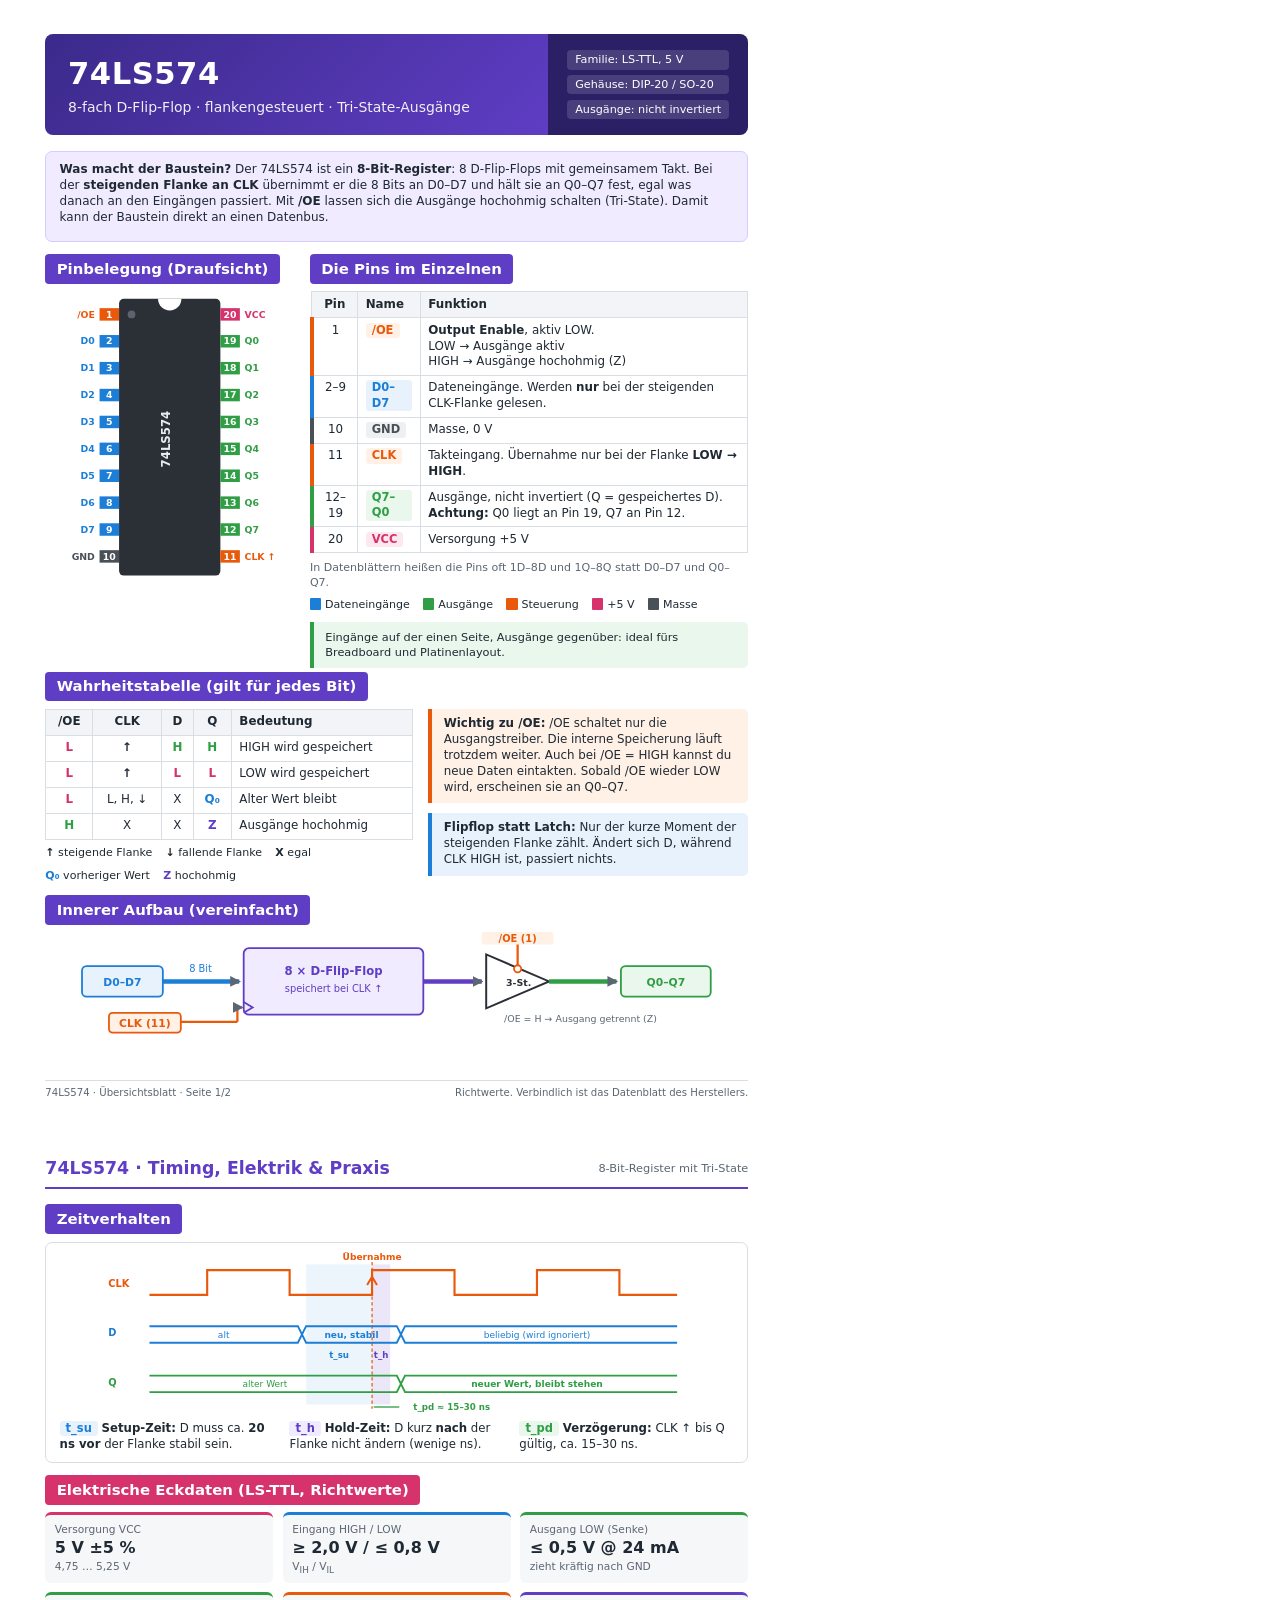
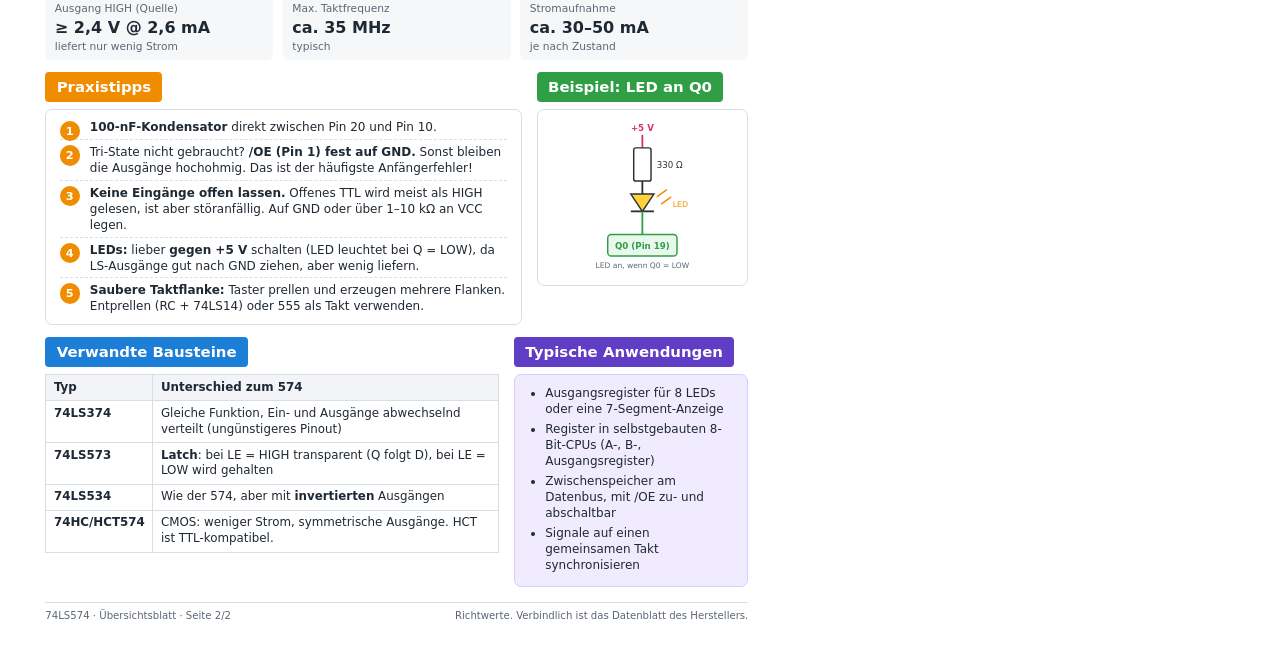
<file: datenblatt/74LS574_Uebersicht.html>
<!DOCTYPE html>
<html lang="de">
<head>
<meta charset="utf-8">
<title>74LS574 Übersicht</title>
<style>
  @page { size: A4; margin: 0; }
  :root{
    --ink:#1f2933; --muted:#5b6673; --line:#d9dee5; --bg:#ffffff;
    --ctl:#e8590c; --ctl-l:#fff1e6;
    --in:#1c7ed6;  --in-l:#e7f2fd;
    --out:#2f9e44; --out-l:#e9f7ec;
    --vcc:#d6336c; --vcc-l:#fde8ef;
    --gnd:#495057; --gnd-l:#eef0f2;
    --acc:#5f3dc4; --acc-l:#f0ebff;
    --warn:#f08c00; --warn-l:#fff6e0;
  }
  *{ box-sizing:border-box; }
  html,body{ margin:0; background:var(--bg); color:var(--ink);
    font-family:"DejaVu Sans","Liberation Sans",Arial,sans-serif; font-size:9pt; line-height:1.34; }
  .page{ width:210mm; height:297mm; padding:9mm 12mm 10mm; position:relative; overflow:hidden; page-break-after:always; }
  .page:last-child{ page-break-after:auto; }
  header.top{ display:flex; align-items:stretch; gap:0; border-radius:8px; overflow:hidden; margin-bottom:4mm; }
  header.top .chip{ background:linear-gradient(135deg,#3b2a8a,#5f3dc4); color:#fff; padding:5mm 6mm; flex:1; }
  header.top h1{ margin:0; font-size:23pt; letter-spacing:.5px; }
  header.top .sub{ font-size:10.5pt; opacity:.92; margin-top:1mm; }
  header.top .tags{ background:#2b1f66; color:#fff; padding:4mm 5mm; display:flex; flex-direction:column; justify-content:center; gap:1.4mm; font-size:8.4pt; min-width:52mm; }
  header.top .tags span{ background:rgba(255,255,255,.14); border-radius:4px; padding:.6mm 2.2mm; }
  .mini{ display:flex; justify-content:space-between; align-items:center; border-bottom:2px solid var(--acc); padding-bottom:2mm; margin-bottom:4mm; }
  .mini b{ font-size:13pt; color:var(--acc); }
  .mini span{ color:var(--muted); font-size:8.5pt; }
  h2{ font-size:11.2pt; margin:0 0 2mm; padding:1.3mm 3mm; border-radius:4px; color:#fff; background:var(--acc); display:inline-block; }
  h2.ctl{ background:var(--ctl);} h2.in{background:var(--in);} h2.out{background:var(--out);} h2.vcc{background:var(--vcc);} h2.gnd{background:var(--gnd);} h2.warn{background:var(--warn);}
  .box{ border:1px solid var(--line); border-radius:7px; padding:2.5mm 3.5mm; margin-bottom:3.2mm; }
  .box.acc{ background:var(--acc-l); border-color:#d6ccff; }
  .row{ display:flex; gap:4mm; }
  .row > *{ flex:1; }
  p{ margin:0 0 1.6mm; }
  table{ border-collapse:collapse; width:100%; font-size:8.9pt; }
  th,td{ border:1px solid var(--line); padding:1.2mm 2mm; text-align:left; vertical-align:top; }
  th{ background:#f3f4f7; font-weight:bold; }
  td.c, th.c{ text-align:center; }
  .pill{ display:inline-block; border-radius:3px; padding:0 1.6mm; font-weight:bold; font-size:8.6pt; }
  .p-ctl{ background:var(--ctl-l); color:var(--ctl);} .p-in{ background:var(--in-l); color:var(--in);}
  .p-out{ background:var(--out-l); color:var(--out);} .p-vcc{ background:var(--vcc-l); color:var(--vcc);}
  .p-gnd{ background:var(--gnd-l); color:var(--gnd);}
  tr.r-ctl td:first-child{ border-left:4px solid var(--ctl);} tr.r-in td:first-child{ border-left:4px solid var(--in);}
  tr.r-out td:first-child{ border-left:4px solid var(--out);} tr.r-vcc td:first-child{ border-left:4px solid var(--vcc);}
  tr.r-gnd td:first-child{ border-left:4px solid var(--gnd);}
  .hi{ color:var(--out); font-weight:bold; } .lo{ color:var(--vcc); font-weight:bold; } .z{ color:var(--acc); font-weight:bold; } .hold{ color:var(--in); font-weight:bold; }
  .legend{ display:flex; flex-wrap:wrap; gap:2mm 3.5mm; font-size:8.3pt; margin-top:1.5mm; }
  .legend i{ display:inline-block; width:3mm; height:3mm; border-radius:1px; margin-right:1mm; vertical-align:-.4mm; }
  .note{ border-left:4px solid var(--ctl); background:var(--ctl-l); padding:2mm 3mm; border-radius:0 5px 5px 0; margin-top:2.5mm; font-size:8.9pt; }
  .note.blue{ border-color:var(--in); background:var(--in-l); }
  .note.green{ border-color:var(--out); background:var(--out-l); }
  ol.tips{ margin:0; padding-left:0; list-style:none; counter-reset:t; }
  ol.tips li{ counter-increment:t; position:relative; padding:1mm 0 1mm 8mm; border-bottom:1px dashed var(--line); }
  ol.tips li:last-child{ border-bottom:none; }
  ol.tips li::before{ content:counter(t); position:absolute; left:0; top:1.3mm; width:5.4mm; height:5.4mm; border-radius:50%; background:var(--warn); color:#fff; font-weight:bold; text-align:center; line-height:5.4mm; font-size:8.5pt; }
  ul.apps{ margin:0; padding-left:4.5mm; } ul.apps li{ margin-bottom:1mm; }
  .stat{ display:grid; grid-template-columns:repeat(3,1fr); gap:2.5mm; }
  .stat div{ border-radius:6px; padding:1.4mm 2.5mm; background:#f6f7f9; border-top:3px solid var(--acc); }
  .stat div b{ display:block; font-size:12pt; }
  .stat div small{ color:var(--muted); font-size:8pt; }
  .stat .s-vcc{ border-color:var(--vcc);} .stat .s-in{ border-color:var(--in);} .stat .s-out{ border-color:var(--out);} .stat .s-ctl{ border-color:var(--ctl);}
  footer{ position:absolute; bottom:6mm; left:12mm; right:12mm; font-size:7.6pt; color:var(--muted); display:flex; justify-content:space-between; border-top:1px solid var(--line); padding-top:1.5mm; }
  code{ font-family:"DejaVu Sans Mono",monospace; font-size:8.6pt; background:#f1f3f5; padding:0 1mm; border-radius:2px; }
</style>
</head>
<body>

<!-- ======================= SEITE 1 ======================= -->
<section class="page">
  <header class="top">
    <div class="chip">
      <h1>74LS574</h1>
      <div class="sub">8-fach D-Flip-Flop &middot; flankengesteuert &middot; Tri-State-Ausgänge</div>
    </div>
    <div class="tags">
      <span>Familie: LS-TTL, 5 V</span>
      <span>Gehäuse: DIP-20 / SO-20</span>
      <span>Ausgänge: nicht invertiert</span>
    </div>
  </header>

  <div class="box acc">
    <p><b>Was macht der Baustein?</b> Der 74LS574 ist ein <b>8-Bit-Register</b>: 8 D-Flip-Flops mit gemeinsamem Takt. Bei der
    <b>steigenden Flanke an CLK</b> übernimmt er die 8 Bits an D0–D7 und hält sie an Q0–Q7 fest, egal was danach an den Eingängen passiert.
    Mit <b>/OE</b> lassen sich die Ausgänge hochohmig schalten (Tri-State). Damit kann der Baustein direkt an einen Datenbus.</p>
  </div>

  <div class="row" style="align-items:flex-start">
    <div style="flex:0 0 66mm">
      <h2>Pinbelegung (Draufsicht)</h2>
      <svg viewBox="0 0 320 380" width="66mm" xmlns="http://www.w3.org/2000/svg" font-family="DejaVu Sans, Arial, sans-serif">
        <rect x="95" y="10" width="130" height="355" rx="6" fill="#2b2f36"/>
        <path d="M145 10 a15 15 0 0 0 30 0" fill="#ffffff"/>
        <circle cx="111" cy="30" r="5" fill="#5c636e"/>
        <text x="160" y="190" fill="#e9ecef" font-size="15" font-weight="bold" text-anchor="middle" transform="rotate(-90 160 190)">74LS574</text>
        <!-- linke Pins 1..10 -->
        <g font-size="12">
          <!-- y positions: 30 + (i-1)*34.5 -->
          <g><rect x="70" y="22" width="25" height="16" fill="#e8590c"/><text x="82.5" y="34" fill="#fff" text-anchor="middle" font-weight="bold">1</text><text x="64" y="34" text-anchor="end" fill="#e8590c" font-weight="bold">/OE</text></g>
          <g><rect x="70" y="56.5" width="25" height="16" fill="#1c7ed6"/><text x="82.5" y="68.5" fill="#fff" text-anchor="middle" font-weight="bold">2</text><text x="64" y="68.5" text-anchor="end" fill="#1c7ed6" font-weight="bold">D0</text></g>
          <g><rect x="70" y="91" width="25" height="16" fill="#1c7ed6"/><text x="82.5" y="103" fill="#fff" text-anchor="middle" font-weight="bold">3</text><text x="64" y="103" text-anchor="end" fill="#1c7ed6" font-weight="bold">D1</text></g>
          <g><rect x="70" y="125.5" width="25" height="16" fill="#1c7ed6"/><text x="82.5" y="137.5" fill="#fff" text-anchor="middle" font-weight="bold">4</text><text x="64" y="137.5" text-anchor="end" fill="#1c7ed6" font-weight="bold">D2</text></g>
          <g><rect x="70" y="160" width="25" height="16" fill="#1c7ed6"/><text x="82.5" y="172" fill="#fff" text-anchor="middle" font-weight="bold">5</text><text x="64" y="172" text-anchor="end" fill="#1c7ed6" font-weight="bold">D3</text></g>
          <g><rect x="70" y="194.5" width="25" height="16" fill="#1c7ed6"/><text x="82.5" y="206.5" fill="#fff" text-anchor="middle" font-weight="bold">6</text><text x="64" y="206.5" text-anchor="end" fill="#1c7ed6" font-weight="bold">D4</text></g>
          <g><rect x="70" y="229" width="25" height="16" fill="#1c7ed6"/><text x="82.5" y="241" fill="#fff" text-anchor="middle" font-weight="bold">7</text><text x="64" y="241" text-anchor="end" fill="#1c7ed6" font-weight="bold">D5</text></g>
          <g><rect x="70" y="263.5" width="25" height="16" fill="#1c7ed6"/><text x="82.5" y="275.5" fill="#fff" text-anchor="middle" font-weight="bold">8</text><text x="64" y="275.5" text-anchor="end" fill="#1c7ed6" font-weight="bold">D6</text></g>
          <g><rect x="70" y="298" width="25" height="16" fill="#1c7ed6"/><text x="82.5" y="310" fill="#fff" text-anchor="middle" font-weight="bold">9</text><text x="64" y="310" text-anchor="end" fill="#1c7ed6" font-weight="bold">D7</text></g>
          <g><rect x="70" y="332.5" width="25" height="16" fill="#495057"/><text x="82.5" y="344.5" fill="#fff" text-anchor="middle" font-weight="bold">10</text><text x="64" y="344.5" text-anchor="end" fill="#495057" font-weight="bold">GND</text></g>
          <!-- rechte Pins 20..11 -->
          <g><rect x="225" y="22" width="25" height="16" fill="#d6336c"/><text x="237.5" y="34" fill="#fff" text-anchor="middle" font-weight="bold">20</text><text x="256" y="34" fill="#d6336c" font-weight="bold">VCC</text></g>
          <g><rect x="225" y="56.5" width="25" height="16" fill="#2f9e44"/><text x="237.5" y="68.5" fill="#fff" text-anchor="middle" font-weight="bold">19</text><text x="256" y="68.5" fill="#2f9e44" font-weight="bold">Q0</text></g>
          <g><rect x="225" y="91" width="25" height="16" fill="#2f9e44"/><text x="237.5" y="103" fill="#fff" text-anchor="middle" font-weight="bold">18</text><text x="256" y="103" fill="#2f9e44" font-weight="bold">Q1</text></g>
          <g><rect x="225" y="125.5" width="25" height="16" fill="#2f9e44"/><text x="237.5" y="137.5" fill="#fff" text-anchor="middle" font-weight="bold">17</text><text x="256" y="137.5" fill="#2f9e44" font-weight="bold">Q2</text></g>
          <g><rect x="225" y="160" width="25" height="16" fill="#2f9e44"/><text x="237.5" y="172" fill="#fff" text-anchor="middle" font-weight="bold">16</text><text x="256" y="172" fill="#2f9e44" font-weight="bold">Q3</text></g>
          <g><rect x="225" y="194.5" width="25" height="16" fill="#2f9e44"/><text x="237.5" y="206.5" fill="#fff" text-anchor="middle" font-weight="bold">15</text><text x="256" y="206.5" fill="#2f9e44" font-weight="bold">Q4</text></g>
          <g><rect x="225" y="229" width="25" height="16" fill="#2f9e44"/><text x="237.5" y="241" fill="#fff" text-anchor="middle" font-weight="bold">14</text><text x="256" y="241" fill="#2f9e44" font-weight="bold">Q5</text></g>
          <g><rect x="225" y="263.5" width="25" height="16" fill="#2f9e44"/><text x="237.5" y="275.5" fill="#fff" text-anchor="middle" font-weight="bold">13</text><text x="256" y="275.5" fill="#2f9e44" font-weight="bold">Q6</text></g>
          <g><rect x="225" y="298" width="25" height="16" fill="#2f9e44"/><text x="237.5" y="310" fill="#fff" text-anchor="middle" font-weight="bold">12</text><text x="256" y="310" fill="#2f9e44" font-weight="bold">Q7</text></g>
          <g><rect x="225" y="332.5" width="25" height="16" fill="#e8590c"/><text x="237.5" y="344.5" fill="#fff" text-anchor="middle" font-weight="bold">11</text><text x="256" y="344.5" fill="#e8590c" font-weight="bold">CLK ↑</text></g>
        </g>
      </svg>
    </div>

    <div>
      <h2>Die Pins im Einzelnen</h2>
      <table>
        <tr><th class="c">Pin</th><th>Name</th><th>Funktion</th></tr>
        <tr class="r-ctl"><td class="c">1</td><td><span class="pill p-ctl">/OE</span></td><td><b>Output Enable</b>, aktiv LOW.<br>LOW → Ausgänge aktiv<br>HIGH → Ausgänge hochohmig (Z)</td></tr>
        <tr class="r-in"><td class="c">2–9</td><td><span class="pill p-in">D0–D7</span></td><td>Dateneingänge. Werden <b>nur</b> bei der steigenden CLK-Flanke gelesen.</td></tr>
        <tr class="r-gnd"><td class="c">10</td><td><span class="pill p-gnd">GND</span></td><td>Masse, 0 V</td></tr>
        <tr class="r-ctl"><td class="c">11</td><td><span class="pill p-ctl">CLK</span></td><td>Takteingang. Übernahme nur bei der Flanke <b>LOW → HIGH</b>.</td></tr>
        <tr class="r-out"><td class="c">12–19</td><td><span class="pill p-out">Q7–Q0</span></td><td>Ausgänge, nicht invertiert (Q = gespeichertes D). <b>Achtung:</b> Q0 liegt an Pin 19, Q7 an Pin 12.</td></tr>
        <tr class="r-vcc"><td class="c">20</td><td><span class="pill p-vcc">VCC</span></td><td>Versorgung +5 V</td></tr>
      </table>
      <p style="margin-top:2mm;color:var(--muted);font-size:8.3pt">In Datenblättern heißen die Pins oft 1D–8D und 1Q–8Q statt D0–D7 und Q0–Q7.</p>
      <div class="legend" style="margin-top:2mm">
        <span><i style="background:var(--in)"></i>Dateneingänge</span>
        <span><i style="background:var(--out)"></i>Ausgänge</span>
        <span><i style="background:var(--ctl)"></i>Steuerung</span>
        <span><i style="background:var(--vcc)"></i>+5 V</span>
        <span><i style="background:var(--gnd)"></i>Masse</span>
      </div>
      <div class="note green" style="font-size:8.5pt">Eingänge auf der einen Seite, Ausgänge gegenüber: ideal fürs Breadboard und Platinenlayout.</div>
    </div>
  </div>

  <h2 style="margin-top:1mm">Wahrheitstabelle (gilt für jedes Bit)</h2>
  <div class="row">
    <div style="flex:1.15">
      <table>
        <tr><th class="c">/OE</th><th class="c">CLK</th><th class="c">D</th><th class="c">Q</th><th>Bedeutung</th></tr>
        <tr><td class="c lo">L</td><td class="c"><b>↑</b></td><td class="c hi">H</td><td class="c hi">H</td><td>HIGH wird gespeichert</td></tr>
        <tr><td class="c lo">L</td><td class="c"><b>↑</b></td><td class="c lo">L</td><td class="c lo">L</td><td>LOW wird gespeichert</td></tr>
        <tr><td class="c lo">L</td><td class="c">L, H, ↓</td><td class="c">X</td><td class="c hold">Q₀</td><td>Alter Wert bleibt</td></tr>
        <tr><td class="c hi">H</td><td class="c">X</td><td class="c">X</td><td class="c z">Z</td><td>Ausgänge hochohmig</td></tr>
      </table>
      <div class="legend" style="margin-top:1.8mm">
        <span><b>↑</b> steigende Flanke</span><span><b>↓</b> fallende Flanke</span><span><b>X</b> egal</span><span><b class="hold">Q₀</b> vorheriger Wert</span><span><b class="z">Z</b> hochohmig</span>
      </div>
    </div>
    <div>
      <div class="note" style="margin-top:0">
        <b>Wichtig zu /OE:</b> /OE schaltet nur die Ausgangstreiber. Die interne Speicherung läuft trotzdem weiter.
        Auch bei /OE = HIGH kannst du neue Daten eintakten. Sobald /OE wieder LOW wird, erscheinen sie an Q0–Q7.
      </div>
      <div class="note blue">
        <b>Flipflop statt Latch:</b> Nur der kurze Moment der steigenden Flanke zählt. Ändert sich D, während CLK HIGH ist, passiert nichts.
      </div>
    </div>
  </div>

  <h2 style="margin-top:3mm">Innerer Aufbau (vereinfacht)</h2>
  <svg viewBox="0 0 720 118" width="92%" style="display:block;margin:0 auto" xmlns="http://www.w3.org/2000/svg" font-family="DejaVu Sans, Arial, sans-serif" font-size="12">
    <defs><marker id="ar" markerUnits="userSpaceOnUse" markerWidth="12" markerHeight="12" refX="10" refY="6" orient="auto"><path d="M0,0 L12,6 L0,12 z" fill="#5b6673"/></marker></defs>
    <!-- D bus -->
    <rect x="10" y="38" width="90" height="34" rx="5" fill="#e7f2fd" stroke="#1c7ed6" stroke-width="2"/>
    <text x="55" y="60" text-anchor="middle" fill="#1c7ed6" font-weight="bold">D0–D7</text>
    <line x1="100" y1="55" x2="185" y2="55" stroke="#1c7ed6" stroke-width="5" marker-end="url(#ar)"/>
    <text x="142" y="44" text-anchor="middle" fill="#1c7ed6" font-size="11">8 Bit</text>
    <!-- FF block -->
    <rect x="190" y="18" width="200" height="74" rx="6" fill="#f0ebff" stroke="#5f3dc4" stroke-width="2"/>
    <text x="290" y="48" text-anchor="middle" fill="#5f3dc4" font-weight="bold" font-size="13">8 × D-Flip-Flop</text>
    <text x="290" y="67" text-anchor="middle" fill="#5f3dc4" font-size="11">speichert bei CLK ↑</text>
    <path d="M190 78 l10 6 l-10 6" fill="none" stroke="#5f3dc4" stroke-width="2"/>
    <!-- CLK -->
    <line x1="120" y1="100" x2="183" y2="100" stroke="#e8590c" stroke-width="2.5"/>
    <line x1="183" y1="100" x2="183" y2="84" stroke="#e8590c" stroke-width="2.5"/>
    <line x1="183" y1="84" x2="188" y2="84" stroke="#e8590c" stroke-width="2.5" marker-end="url(#ar)"/>
    <rect x="40" y="90" width="80" height="22" rx="4" fill="#fff1e6" stroke="#e8590c" stroke-width="2"/>
    <text x="80" y="106" text-anchor="middle" fill="#e8590c" font-weight="bold">CLK (11)</text>
    <!-- to buffer -->
    <line x1="390" y1="55" x2="455" y2="55" stroke="#5f3dc4" stroke-width="5" marker-end="url(#ar)"/>
    <!-- tri-state buffer -->
    <path d="M460 25 L460 85 L530 55 Z" fill="#fff" stroke="#2b2f36" stroke-width="2.2"/>
    <text x="482" y="60" fill="#2b2f36" font-size="10.5" font-weight="bold">3-St.</text>
    <line x1="495" y1="12" x2="495" y2="38" stroke="#e8590c" stroke-width="2.5"/>
    <circle cx="495" cy="41" r="4" fill="#fff" stroke="#e8590c" stroke-width="2"/>
    <rect x="455" y="0" width="80" height="14" rx="3" fill="#fff1e6"/>
    <text x="495" y="11" text-anchor="middle" fill="#e8590c" font-weight="bold" font-size="11">/OE (1)</text>
    <line x1="530" y1="55" x2="605" y2="55" stroke="#2f9e44" stroke-width="5" marker-end="url(#ar)"/>
    <rect x="610" y="38" width="100" height="34" rx="5" fill="#e9f7ec" stroke="#2f9e44" stroke-width="2"/>
    <text x="660" y="60" text-anchor="middle" fill="#2f9e44" font-weight="bold">Q0–Q7</text>
    <text x="565" y="100" text-anchor="middle" fill="#5b6673" font-size="10.5">/OE = H → Ausgang getrennt (Z)</text>
  </svg>

  <footer><span>74LS574 · Übersichtsblatt · Seite 1/2</span><span>Richtwerte. Verbindlich ist das Datenblatt des Herstellers.</span></footer>
</section>

<!-- ======================= SEITE 2 ======================= -->
<section class="page">
  <div class="mini"><b>74LS574 · Timing, Elektrik &amp; Praxis</b><span>8-Bit-Register mit Tri-State</span></div>

  <h2>Zeitverhalten</h2>
  <div class="box">
    <svg viewBox="0 0 720 200" width="88%" style="display:block;margin:0 auto" xmlns="http://www.w3.org/2000/svg" font-family="DejaVu Sans, Arial, sans-serif" font-size="12">
      <!-- labels -->
      <text x="10" y="42" fill="#e8590c" font-weight="bold">CLK</text>
      <text x="10" y="102" fill="#1c7ed6" font-weight="bold">D</text>
      <text x="10" y="162" fill="#2f9e44" font-weight="bold">Q</text>
      <!-- tsu / th shading -->
      <rect x="250" y="15" width="80" height="170" fill="#1c7ed6" opacity=".08"/>
      <rect x="330" y="15" width="22" height="170" fill="#5f3dc4" opacity=".12"/>
      <line x1="330" y1="12" x2="330" y2="190" stroke="#e8590c" stroke-dasharray="4 3" stroke-width="1.5"/>
      <!-- CLK -->
      <polyline points="60,52 130,52 130,22 230,22 230,52 330,52 330,22 430,22 430,52 530,52 530,22 630,22 630,52 700,52" fill="none" stroke="#e8590c" stroke-width="2.6"/>
      <path d="M324 40 L330 30 L336 40" fill="none" stroke="#e8590c" stroke-width="2.4"/>
      <text x="330" y="10" text-anchor="middle" fill="#e8590c" font-weight="bold" font-size="11">Übernahme</text>
      <!-- D -->
      <polyline points="60,90 240,90 250,110 360,110 370,90 700,90" fill="none" stroke="#1c7ed6" stroke-width="2.3"/>
      <polyline points="60,110 240,110 250,90 360,90 370,110 700,110" fill="none" stroke="#1c7ed6" stroke-width="2.3"/>
      <text x="150" y="104" text-anchor="middle" fill="#1c7ed6" font-size="11">alt</text>
      <text x="305" y="104" text-anchor="middle" fill="#1c7ed6" font-weight="bold" font-size="11">neu, stabil</text>
      <text x="530" y="104" text-anchor="middle" fill="#1c7ed6" font-size="11">beliebig (wird ignoriert)</text>
      <!-- Q -->
      <polyline points="60,150 360,150 370,170 700,170" fill="none" stroke="#2f9e44" stroke-width="2.3"/>
      <polyline points="60,170 360,170 370,150 700,150" fill="none" stroke="#2f9e44" stroke-width="2.3"/>
      <text x="200" y="164" text-anchor="middle" fill="#2f9e44" font-size="11">alter Wert</text>
      <text x="530" y="164" text-anchor="middle" fill="#2f9e44" font-weight="bold" font-size="11">neuer Wert, bleibt stehen</text>
      <!-- annotations -->
      <text x="290" y="128" text-anchor="middle" fill="#1c7ed6" font-weight="bold" font-size="10.5">t_su</text>
      <text x="341" y="128" text-anchor="middle" fill="#5f3dc4" font-weight="bold" font-size="10.5">t_h</text>
      <line x1="332" y1="188" x2="363" y2="188" stroke="#2f9e44" stroke-width="1.6"/>
      <text x="380" y="192" fill="#2f9e44" font-size="10.5" font-weight="bold">t_pd ≈ 15–30 ns</text>
    </svg>
    <div class="row" style="margin-top:1mm;font-size:8.8pt">
      <div><span class="pill p-in">t_su</span> <b>Setup-Zeit:</b> D muss ca. <b>20 ns vor</b> der Flanke stabil sein.</div>
      <div><span class="pill" style="background:var(--acc-l);color:var(--acc)">t_h</span> <b>Hold-Zeit:</b> D kurz <b>nach</b> der Flanke nicht ändern (wenige ns).</div>
      <div><span class="pill p-out">t_pd</span> <b>Verzögerung:</b> CLK ↑ bis Q gültig, ca. 15–30 ns.</div>
    </div>
  </div>

  <h2 class="vcc">Elektrische Eckdaten (LS-TTL, Richtwerte)</h2>
  <div class="stat" style="margin-bottom:3.2mm">
    <div class="s-vcc"><small>Versorgung VCC</small><b>5 V ±5 %</b><small>4,75 … 5,25 V</small></div>
    <div class="s-in"><small>Eingang HIGH / LOW</small><b>≥ 2,0 V / ≤ 0,8 V</b><small>V<sub>IH</sub> / V<sub>IL</sub></small></div>
    <div class="s-out"><small>Ausgang LOW (Senke)</small><b>≤ 0,5 V @ 24 mA</b><small>zieht kräftig nach GND</small></div>
    <div class="s-out"><small>Ausgang HIGH (Quelle)</small><b>≥ 2,4 V @ 2,6 mA</b><small>liefert nur wenig Strom</small></div>
    <div class="s-ctl"><small>Max. Taktfrequenz</small><b>ca. 35 MHz</b><small>typisch</small></div>
    <div><small>Stromaufnahme</small><b>ca. 30–50 mA</b><small>je nach Zustand</small></div>
  </div>

  <div class="row">
    <div>
      <h2 class="warn">Praxistipps</h2>
      <div class="box" style="padding-top:1.5mm;padding-bottom:1.5mm">
        <ol class="tips">
          <li><b>100-nF-Kondensator</b> direkt zwischen Pin 20 und Pin 10.</li>
          <li>Tri-State nicht gebraucht? <b>/OE (Pin 1) fest auf GND.</b> Sonst bleiben die Ausgänge hochohmig. Das ist der häufigste Anfängerfehler!</li>
          <li><b>Keine Eingänge offen lassen.</b> Offenes TTL wird meist als HIGH gelesen, ist aber störanfällig. Auf GND oder über 1–10 kΩ an VCC legen.</li>
          <li><b>LEDs:</b> lieber <b>gegen +5 V</b> schalten (LED leuchtet bei Q = LOW), da LS-Ausgänge gut nach GND ziehen, aber wenig liefern.</li>
          <li><b>Saubere Taktflanke:</b> Taster prellen und erzeugen mehrere Flanken. Entprellen (RC + 74LS14) oder 555 als Takt verwenden.</li>
        </ol>
      </div>
    </div>
    <div style="flex:0 0 56mm">
      <h2 class="out">Beispiel: LED an Q0</h2>
      <div class="box" style="text-align:center">
        <svg viewBox="0 0 220 210" width="42mm" xmlns="http://www.w3.org/2000/svg" font-family="DejaVu Sans, Arial, sans-serif" font-size="12">
          <text x="110" y="16" text-anchor="middle" fill="#d6336c" font-weight="bold">+5 V</text>
          <line x1="110" y1="22" x2="110" y2="40" stroke="#d6336c" stroke-width="2.5"/>
          <rect x="98" y="40" width="24" height="46" rx="3" fill="#fff" stroke="#2b2f36" stroke-width="2"/>
          <text x="130" y="68" fill="#2b2f36">330 Ω</text>
          <line x1="110" y1="86" x2="110" y2="104" stroke="#2b2f36" stroke-width="2.5"/>
          <path d="M94 104 L126 104 L110 128 Z" fill="#ffd43b" stroke="#2b2f36" stroke-width="2"/>
          <line x1="94" y1="128" x2="126" y2="128" stroke="#2b2f36" stroke-width="2.5"/>
          <path d="M130 108 l14 -10 M136 118 l14 -10" stroke="#f08c00" stroke-width="2"/>
          <text x="152" y="122" fill="#f08c00" font-size="11">LED</text>
          <line x1="110" y1="128" x2="110" y2="160" stroke="#2f9e44" stroke-width="2.5"/>
          <rect x="62" y="160" width="96" height="30" rx="5" fill="#e9f7ec" stroke="#2f9e44" stroke-width="2"/>
          <text x="110" y="180" text-anchor="middle" fill="#2f9e44" font-weight="bold">Q0 (Pin 19)</text>
          <text x="110" y="206" text-anchor="middle" fill="#5b6673" font-size="10.5">LED an, wenn Q0 = LOW</text>
        </svg>
      </div>
    </div>
  </div>

  <div class="row">
    <div>
      <h2 class="in">Verwandte Bausteine</h2>
      <table>
        <tr><th>Typ</th><th>Unterschied zum 574</th></tr>
        <tr><td><b>74LS374</b></td><td>Gleiche Funktion, Ein- und Ausgänge abwechselnd verteilt (ungünstigeres Pinout)</td></tr>
        <tr><td><b>74LS573</b></td><td><b>Latch</b>: bei LE = HIGH transparent (Q folgt D), bei LE = LOW wird gehalten</td></tr>
        <tr><td><b>74LS534</b></td><td>Wie der 574, aber mit <b>invertierten</b> Ausgängen</td></tr>
        <tr><td><b>74HC/HCT574</b></td><td>CMOS: weniger Strom, symmetrische Ausgänge. HCT ist TTL-kompatibel.</td></tr>
      </table>
    </div>
    <div style="flex:0 0 62mm">
      <h2>Typische Anwendungen</h2>
      <div class="box acc" style="margin-bottom:0">
        <ul class="apps">
          <li>Ausgangsregister für 8 LEDs oder eine 7-Segment-Anzeige</li>
          <li>Register in selbstgebauten 8-Bit-CPUs (A-, B-, Ausgangsregister)</li>
          <li>Zwischenspeicher am Datenbus, mit /OE zu- und abschaltbar</li>
          <li>Signale auf einen gemeinsamen Takt synchronisieren</li>
        </ul>
      </div>
    </div>
  </div>

  <footer><span>74LS574 · Übersichtsblatt · Seite 2/2</span><span>Richtwerte. Verbindlich ist das Datenblatt des Herstellers.</span></footer>
</section>
</body>
</html>
</file>
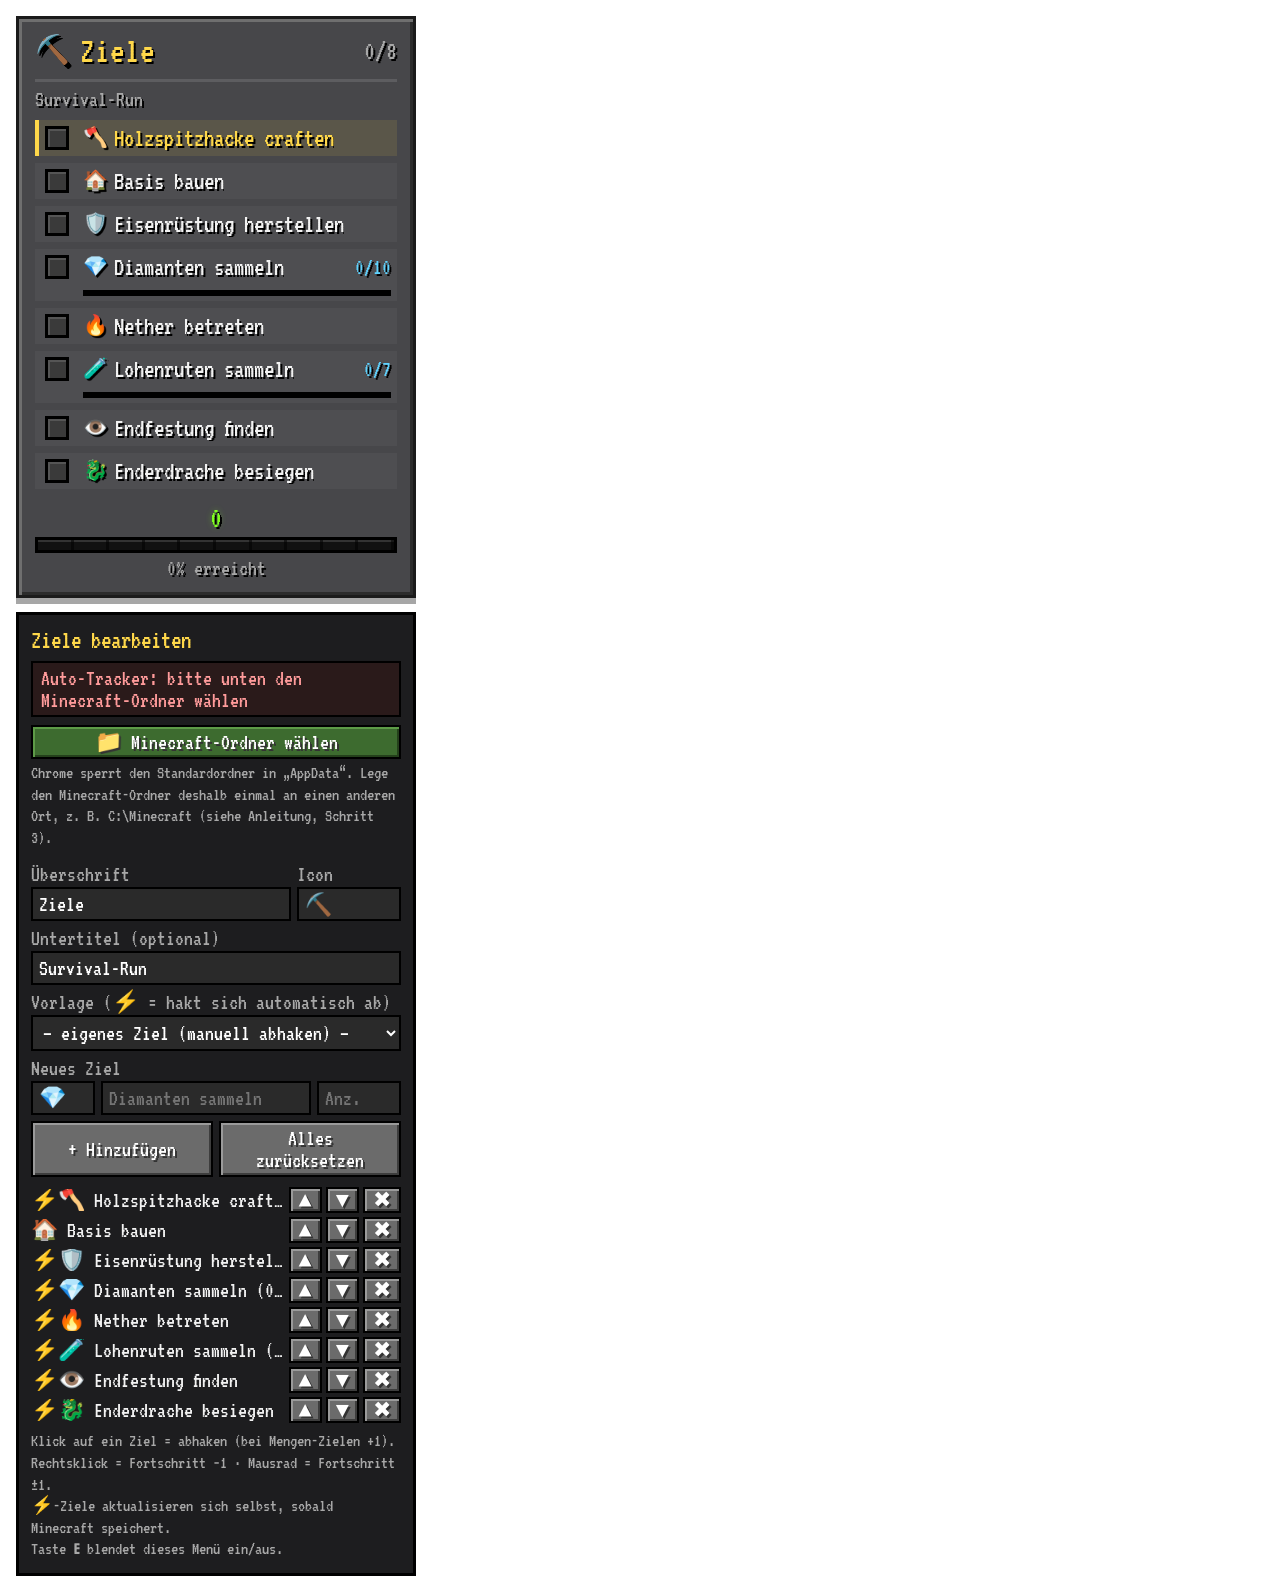
<file: minecraft-overlay/overlay.html>
<!DOCTYPE html>
<html lang="de">
<head>
<meta charset="utf-8">
<title>Minecraft Ziele Overlay</title>
<meta name="viewport" content="width=device-width, initial-scale=1">
<link rel="preconnect" href="https://fonts.googleapis.com">
<link href="https://fonts.googleapis.com/css2?family=VT323&display=swap" rel="stylesheet">
<style>
/* =========================================================
   MINECRAFT ZIELE – Twitch/OBS Overlay
   Empfohlene Browserquelle: 420 x 700 px
   ========================================================= */
:root{
  --panel: rgba(20, 20, 24, 0.78);
  --border-dark: #1b1b1b;
  --border-light: #6f6f6f;
  --title: #ffd84a;
  --text: #f2f2f2;
  --muted: #a8a8a8;
  --done: #6fe36f;
  --xp-a: #80ff20;
  --xp-b: #3fae0e;
  --accent: #5fd3ff;
}
*{box-sizing:border-box;margin:0;padding:0}
html,body{background:transparent;overflow:hidden}
body{
  font-family:'VT323', monospace;
  color:var(--text);
  padding:16px;
  font-size:26px;
  line-height:1;
  -webkit-font-smoothing:none;
  text-shadow:2px 2px 0 #000;
  user-select:none;
}

/* ---------- Panel ---------- */
.panel{
  width:100%;
  max-width:400px;
  background:var(--panel);
  border:3px solid var(--border-dark);
  box-shadow:
    inset 3px 3px 0 var(--border-light),
    inset -3px -3px 0 #2c2c2c,
    0 6px 0 rgba(0,0,0,.35);
  padding:14px 16px 16px;
  image-rendering:pixelated;
}
.head{
  display:flex;align-items:center;gap:10px;
  padding-bottom:10px;margin-bottom:10px;
  border-bottom:3px solid rgba(255,255,255,.12);
}
.head .ico{font-size:28px;filter:drop-shadow(2px 2px 0 #000)}
.head h1{
  font-size:36px;font-weight:normal;letter-spacing:1px;
  color:var(--title);
}
.head .count{margin-left:auto;font-size:28px;color:var(--muted)}
.subtitle{font-size:22px;color:var(--muted);margin:-4px 0 10px}

/* ---------- Ziel-Liste ---------- */
ul{list-style:none;display:flex;flex-direction:column;gap:7px}
li{
  display:grid;
  grid-template-columns:30px 1fr auto;
  align-items:center;gap:8px;
  padding:5px 6px;
  background:rgba(255,255,255,.04);
  border-left:4px solid transparent;
  transition:background .3s, border-color .3s;
  cursor:pointer;
}
li .box{
  width:24px;height:24px;
  border:3px solid #000;
  background:#3a3a3a;
  box-shadow:inset 2px 2px 0 #555;
  display:grid;place-items:center;
  font-size:22px;color:var(--done);
}
li .label{display:flex;align-items:center;gap:6px;min-width:0}
li .label .emo{font-size:20px;flex:none}
li .label .txt{overflow:hidden;text-overflow:ellipsis;white-space:nowrap}
li .prog{font-size:22px;color:var(--accent);white-space:nowrap}
li .bar{
  grid-column:2 / 4;height:6px;margin-top:2px;
  background:#000;border:1px solid #000;
}
li .bar i{display:block;height:100%;background:var(--accent);transition:width .5s}

li.done{border-left-color:var(--done);background:rgba(111,227,111,.08)}
li.done .txt{color:#9fb59f;text-decoration:line-through;text-decoration-thickness:2px;text-decoration-color:rgba(111,227,111,.8);text-shadow:1px 1px 0 #000}
li.done .box{background:#1f4d1f}
li.done .prog{color:var(--done)}
li.done .bar i{background:var(--done)}
li.current{border-left-color:var(--title);background:rgba(255,216,74,.10)}
li.current .txt{color:var(--title)}

/* ---------- XP-Leiste ---------- */
.xp{margin-top:14px}
.xp .lvl{
  text-align:center;font-size:30px;color:var(--xp-a);margin-bottom:4px;
  text-shadow:2px 2px 0 #000, 0 0 6px rgba(128,255,32,.4);
}
.xp .track{
  height:16px;background:#111;
  border:3px solid #000;
  box-shadow:inset 0 2px 0 #333;
  position:relative;overflow:hidden;
}
.xp .fill{
  height:100%;width:0;
  background:linear-gradient(var(--xp-a), var(--xp-b));
  transition:width .8s cubic-bezier(.2,.8,.2,1);
}
.xp .track::after{ /* Segmente wie bei der XP-Leiste */
  content:"";position:absolute;inset:0;
  background:repeating-linear-gradient(90deg, transparent 0 calc(10% - 3px), #000 calc(10% - 3px) 10%);
  opacity:.55;
}
.xp .pct{text-align:center;font-size:22px;color:var(--muted);margin-top:4px}

/* ---------- Erfolgs-Popup ---------- */
.toast{
  position:fixed;top:16px;right:16px;
  width:330px;
  display:flex;align-items:center;gap:12px;
  padding:10px 14px;
  background:#212121;
  border:3px solid #000;
  box-shadow:inset 3px 3px 0 #555, inset -3px -3px 0 #111;
  transform:translateX(130%);
  transition:transform .45s cubic-bezier(.2,.9,.3,1.2);
  z-index:10;
}
.toast.show{transform:translateX(0)}
.toast .t-ico{
  width:44px;height:44px;display:grid;place-items:center;font-size:28px;
  background:#3a3a3a;border:3px solid #000;flex:none;
}
.toast .t-head{color:var(--title);font-size:24px}
.toast .t-body{font-size:24px;margin-top:2px}

/* ---------- Konfetti-Pixel ---------- */
.px{position:fixed;width:8px;height:8px;pointer-events:none;z-index:9;
  animation:fall 1.4s ease-in forwards}
@keyframes fall{
  to{transform:translate(var(--dx), 260px) rotate(360deg);opacity:0}
}
.pop{animation:pop .5s}
@keyframes pop{40%{transform:scale(1.04)}}

/* ---------- Bearbeiten-Modus ---------- */
.editor{
  display:none;margin-top:14px;max-width:400px;
  background:rgba(10,10,12,.92);border:3px solid #000;padding:12px;
  font-size:22px;text-shadow:none;
}
body.edit .editor{display:block}
.editor h2{font-size:26px;font-weight:normal;color:var(--title);margin-bottom:8px}
.editor label{display:block;color:var(--muted);margin:6px 0 2px}
.editor input{
  width:100%;font:inherit;font-size:22px;padding:4px 6px;
  background:#2a2a2a;color:#fff;border:2px solid #000;outline:none;
}
.editor input:focus{border-color:var(--title)}
.editor .row{display:flex;gap:6px}
.editor .row > *{flex:1}
.editor button{
  font:inherit;font-size:22px;padding:4px 10px;cursor:pointer;
  background:#6b6b6b;color:#fff;border:2px solid #000;
  box-shadow:inset 2px 2px 0 #9a9a9a, inset -2px -2px 0 #3d3d3d;
  text-shadow:2px 2px 0 #333;
}
.editor button:hover{background:#7d86c4}
.editor .list{margin-top:10px;display:flex;flex-direction:column;gap:4px;max-height:260px;overflow:auto}
.editor .item{display:flex;gap:4px;align-items:center}
.editor .item span{flex:1;overflow:hidden;white-space:nowrap;text-overflow:ellipsis}
.editor .item button{padding:0 8px;flex:none}
.editor select{
  width:100%;font:inherit;font-size:22px;padding:4px 6px;
  background:#2a2a2a;color:#fff;border:2px solid #000;outline:none;
}
.sync{margin-bottom:8px;padding:4px 8px;border:2px solid #000;background:#2a1a1a;color:#ff9b9b}
.sync.ok{background:#1a2a1a;color:var(--done)}
/* Browser-Modus (Fensteraufnahme + Chroma Key Magenta) */
html.keyed, html.keyed body{background:#ff00ff;overflow:auto}
html.keyed .panel{background:#141418;box-shadow:inset 3px 3px 0 var(--border-light), inset -3px -3px 0 #2c2c2c}
html.keyed .editor{background:#0c0c0e}
.folder{display:none;margin-bottom:8px}
.folder.show{display:flex;flex-direction:column;gap:4px}
.folder small{font-size:18px;color:var(--muted);line-height:1.2}
.folder button{flex:1;background:#3d6b2f;box-shadow:inset 2px 2px 0 #5d9b47, inset -2px -2px 0 #24401b}
.editor .hint{color:var(--muted);font-size:18px;margin-top:8px;line-height:1.2}
</style>
</head>
<body>

<div class="panel" id="panel">
  <div class="head">
    <span class="ico" id="titleIcon">⛏️</span>
    <h1 id="title">Ziele</h1>
    <span class="count" id="count">0/0</span>
  </div>
  <div class="subtitle" id="subtitle"></div>
  <ul id="list"></ul>
  <div class="xp">
    <div class="lvl" id="lvl">0</div>
    <div class="track"><div class="fill" id="fill"></div></div>
    <div class="pct" id="pct">0% erreicht</div>
  </div>
</div>

<!-- Bearbeiten-Modus: Taste "E" im OBS-Interagieren-Fenster oder ?edit=1 an die URL -->
<div class="editor" id="editor">
  <h2>Ziele bearbeiten</h2>
  <div class="sync" id="sync">Auto-Tracker: nicht verbunden</div>
  <div class="folder" id="folderRow">
    <button id="btnFolder">📁 Minecraft-Ordner wählen</button>
    <small>Chrome sperrt den Standardordner in „AppData“. Lege den Minecraft-Ordner deshalb einmal
      an einen anderen Ort, z. B. C:\Minecraft (siehe Anleitung, Schritt 3).</small>
  </div>
  <div class="row">
    <div><label>Überschrift</label><input id="inTitle"></div>
    <div style="flex:.4"><label>Icon</label><input id="inTitleIcon"></div>
  </div>
  <label>Untertitel (optional)</label><input id="inSub" placeholder="z.B. Tag 12 · Hardcore">
  <label>Vorlage (⚡ = hakt sich automatisch ab)</label>
  <select id="inPreset"></select>
  <label>Neues Ziel</label>
  <div class="row">
    <input id="inEmo" style="flex:.25" placeholder="💎">
    <input id="inText" placeholder="Diamanten sammeln">
    <input id="inMax" style="flex:.35" placeholder="Anz." type="number" min="0">
  </div>
  <div class="row" style="margin-top:6px">
    <button id="btnAdd">+ Hinzufügen</button>
    <button id="btnReset">Alles zurücksetzen</button>
  </div>
  <div class="list" id="editList"></div>
  <div class="hint">
    Klick auf ein Ziel = abhaken (bei Mengen-Zielen +1).<br>
    Rechtsklick = Fortschritt −1 · Mausrad = Fortschritt ±1.<br>
    ⚡-Ziele aktualisieren sich selbst, sobald Minecraft speichert.<br>
    Taste <b>E</b> blendet dieses Menü ein/aus.
  </div>
</div>

<div class="toast" id="toast">
  <div class="t-ico" id="tIco">🏆</div>
  <div>
    <div class="t-head">Ziel erreicht!</div>
    <div class="t-body" id="tBody"></div>
  </div>
</div>

<script>
/* =========================================================
   STANDARD-ZIELE – hier kannst du die Startliste anpassen.
   emoji: Symbol · text: Ziel · max: Zielmenge (0 = einfaches Abhaken)
   ========================================================= */
const DEFAULT = {
  title: "Ziele",
  titleIcon: "⛏️",
  subtitle: "Survival-Run",
  goals: [
    { emoji:"🪓", text:"Holzspitzhacke craften",  max:0,  auto:{stat:"minecraft:crafted",   items:["minecraft:wooden_pickaxe"]} },
    { emoji:"🏠", text:"Basis bauen",             max:0 },
    { emoji:"🛡️", text:"Eisenrüstung herstellen", max:0,  auto:{adv:"minecraft:story/obtain_armor"} },
    { emoji:"💎", text:"Diamanten sammeln",       max:10, auto:{stat:"minecraft:picked_up", items:["minecraft:diamond"]} },
    { emoji:"🔥", text:"Nether betreten",         max:0,  auto:{adv:"minecraft:story/enter_the_nether"} },
    { emoji:"🧪", text:"Lohenruten sammeln",      max:7,  auto:{stat:"minecraft:picked_up", items:["minecraft:blaze_rod"]} },
    { emoji:"👁️", text:"Endfestung finden",       max:0,  auto:{adv:"minecraft:story/follow_ender_eye"} },
    { emoji:"🐉", text:"Enderdrache besiegen",    max:0,  auto:{adv:"minecraft:end/kill_dragon"} },
  ]
};
DEFAULT.goals.forEach(g => { g.value = 0; g.done = false; });

/* =========================================================
   VORLAGEN für das Bearbeiten-Menü.
   adv  = Minecraft-Fortschritt (advancement)
   stat = Statistik + Items/Mobs, die zusammengezählt werden
   ========================================================= */
const ADV = id => ({adv:"minecraft:"+id});
const ST  = (cat, ...items) => ({stat:"minecraft:"+cat, items:items.map(i => "minecraft:"+i)});
const LOGS = ["oak_log","spruce_log","birch_log","jungle_log","acacia_log","dark_oak_log","mangrove_log","cherry_log","pale_oak_log"];
const PRESETS = [
  ["Fortschritte", [
    ["🪨","Steinzeit erreichen",          0, ADV("story/mine_stone")],
    ["⛏️","Steinspitzhacke herstellen",   0, ADV("story/upgrade_tools")],
    ["🔩","Eisen schmelzen",              0, ADV("story/smelt_iron")],
    ["⛏️","Eisenspitzhacke herstellen",   0, ADV("story/iron_tools")],
    ["🛡️","Eisenrüstung herstellen",      0, ADV("story/obtain_armor")],
    ["💎","Ersten Diamanten finden",      0, ADV("story/mine_diamond")],
    ["💠","Diamantrüstung anziehen",      0, ADV("story/shiny_gear")],
    ["🪣","Lavaeimer füllen",             0, ADV("story/lava_bucket")],
    ["⬛","Obsidian herstellen",          0, ADV("story/form_obsidian")],
    ["🔥","Nether betreten",              0, ADV("story/enter_the_nether")],
    ["🏯","Netherfestung finden",         0, ADV("nether/find_fortress")],
    ["🧪","Erste Lohenrute",              0, ADV("nether/obtain_blaze_rod")],
    ["🟫","Antiken Schrott finden",       0, ADV("nether/obtain_ancient_debris")],
    ["👁️","Endfestung finden",            0, ADV("story/follow_ender_eye")],
    ["🌌","Das Ende betreten",            0, ADV("story/enter_the_end")],
    ["🐉","Enderdrache besiegen",         0, ADV("end/kill_dragon")],
    ["🏙️","Endsiedlung finden",           0, ADV("end/find_end_city")],
    ["🪽","Elytren finden",               0, ADV("end/elytra")],
    ["💀","Wither beschwören",            0, ADV("nether/summon_wither")],
    ["🐺","Ein Tier zähmen",              0, ADV("husbandry/tame_an_animal")],
    ["🛏️","In einem Bett schlafen",       0, ADV("adventure/sleep_in_bed")],
    ["💰","Mit Dorfbewohner handeln",     0, ADV("adventure/trade")],
  ]],
  ["Mengen", [
    ["🪵","Holz hacken",                 64, ST("mined", ...LOGS)],
    ["🪨","Roheisen sammeln",            32, ST("picked_up","raw_iron")],
    ["💎","Diamanten sammeln",           10, ST("picked_up","diamond")],
    ["🧪","Lohenruten sammeln",           7, ST("picked_up","blaze_rod")],
    ["🟢","Enderperlen sammeln",         12, ST("picked_up","ender_pearl")],
    ["🟫","Antiken Schrott abbauen",      4, ST("mined","ancient_debris")],
    ["🧟","Zombies besiegen",            20, ST("killed","zombie")],
    ["💥","Creeper besiegen",            10, ST("killed","creeper")],
    ["⚪","Endermen besiegen",           10, ST("killed","enderman")],
  ]],
];

const KEY = "mc-ziele-overlay-v2";
const $ = id => document.getElementById(id);
let state = load();
const chan = ("BroadcastChannel" in window) ? new BroadcastChannel(KEY) : null;

function load(){
  try{ const s = JSON.parse(localStorage.getItem(KEY)); if(s && Array.isArray(s.goals)) return s; }catch(e){}
  return structuredClone(DEFAULT);
}
function save(){
  try{ localStorage.setItem(KEY, JSON.stringify(state)); }catch(e){}
  if(chan) chan.postMessage(state);
}
if(chan) chan.onmessage = e => { state = e.data; render(); };
window.addEventListener("storage", e => { if(e.key===KEY){ state = load(); render(); }});

const esc = s => String(s).replace(/[&<>"]/g, c => ({"&":"&amp;","<":"&lt;",">":"&gt;",'"':"&quot;"}[c]));

function render(){
  $("title").textContent = state.title;
  $("titleIcon").textContent = state.titleIcon || "";
  $("subtitle").textContent = state.subtitle || "";
  $("subtitle").style.display = state.subtitle ? "" : "none";

  const goals = state.goals;
  const doneCount = goals.filter(g => g.done).length;
  const firstOpen = goals.findIndex(g => !g.done);

  $("list").innerHTML = goals.map((g,i) => {
    const cls = [g.done ? "done" : "", i===firstOpen ? "current" : ""].join(" ");
    const prog = g.max > 0 ? `<span class="prog">${g.value}/${g.max}</span>` : `<span></span>`;
    const bar = g.max > 0 ? `<div class="bar"><i style="width:${Math.min(100, g.value/g.max*100)}%"></i></div>` : "";
    return `<li class="${cls}" data-i="${i}">
      <span class="box">${g.done ? "✔" : ""}</span>
      <span class="label"><span class="emo">${esc(g.emoji||"")}</span><span class="txt">${esc(g.text)}</span></span>
      ${prog}${bar}
    </li>`;
  }).join("");

  const pct = goals.length ? Math.round(doneCount/goals.length*100) : 0;
  $("count").textContent = `${doneCount}/${goals.length}`;
  $("lvl").textContent = doneCount;
  $("fill").style.width = pct + "%";
  $("pct").textContent = pct === 100 ? "Alle Ziele erreicht! 🎉" : `${pct}% erreicht`;

  renderEditor();
}

function renderEditor(){
  if(!document.body.classList.contains("edit")) return;
  if(document.activeElement?.id !== "inTitle") $("inTitle").value = state.title;
  if(document.activeElement?.id !== "inTitleIcon") $("inTitleIcon").value = state.titleIcon || "";
  if(document.activeElement?.id !== "inSub") $("inSub").value = state.subtitle || "";
  $("editList").innerHTML = state.goals.map((g,i) => `
    <div class="item">
      <span>${g.auto ? "⚡" : ""}${esc(g.emoji||"")} ${esc(g.text)}${g.max ? ` (${g.value}/${g.max})` : ""}</span>
      <button data-a="up" data-i="${i}" title="Nach oben">▲</button>
      <button data-a="down" data-i="${i}" title="Nach unten">▼</button>
      <button data-a="del" data-i="${i}" title="Löschen">✖</button>
    </div>`).join("");
}

/* ---------- Erfolg feiern ---------- */
let toastTimer, toastQueue = [], toastBusy = false;
function celebrate(g){
  toastQueue.push({emoji:g.emoji, text:g.text});
  if(!toastBusy) nextToast();
}
function nextToast(){
  const g = toastQueue.shift();
  if(!g){ toastBusy = false; return; }
  toastBusy = true;
  $("tIco").textContent = g.emoji || "🏆";
  $("tBody").textContent = g.text;
  $("toast").classList.add("show");
  clearTimeout(toastTimer);
  toastTimer = setTimeout(() => { $("toast").classList.remove("show"); setTimeout(nextToast, 600); }, 4500);

  const colors = ["#80ff20","#ffd84a","#5fd3ff","#ff6b6b","#ffffff"];
  const r = $("panel").getBoundingClientRect();
  for(let k=0;k<26;k++){
    const p = document.createElement("div");
    p.className = "px";
    p.style.left = (r.left + Math.random()*r.width) + "px";
    p.style.top = (r.top + Math.random()*60) + "px";
    p.style.background = colors[k % colors.length];
    p.style.setProperty("--dx", (Math.random()*120-60) + "px");
    p.style.animationDelay = (Math.random()*.3) + "s";
    document.body.appendChild(p);
    setTimeout(() => p.remove(), 1900);
  }
  $("panel").classList.remove("pop"); void $("panel").offsetWidth; $("panel").classList.add("pop");
}

function setDone(g, done){
  if(g.done === done) return;
  g.done = done;
  if(done){ if(g.max) g.value = g.max; celebrate(g); }
}
function step(g, d){
  if(!g.max) return;
  g.value = Math.max(0, Math.min(g.max, g.value + d));
  setDone(g, g.value >= g.max);
}

/* ---------- Bedienung im Overlay ---------- */
const itemOf = e => { const li = e.target.closest("li"); return li ? state.goals[+li.dataset.i] : null; };
$("list").addEventListener("click", e => {
  const g = itemOf(e); if(!g) return;
  if(g.max && !g.done) step(g, 1); else setDone(g, !g.done);
  if(!g.done && g.max && g.value >= g.max) g.value = g.max - 1;
  save(); render();
});
$("list").addEventListener("contextmenu", e => {
  e.preventDefault();
  const g = itemOf(e); if(!g) return;
  if(g.max) step(g, -1); else setDone(g, false);
  save(); render();
});
$("list").addEventListener("wheel", e => {
  const g = itemOf(e); if(!g || !g.max) return;
  e.preventDefault();
  step(g, e.deltaY < 0 ? 1 : -1);
  save(); render();
}, {passive:false});

/* ---------- Editor ---------- */
function toggleEdit(on){
  document.body.classList.toggle("edit", on);
  renderEditor();
}
document.addEventListener("keydown", e => {
  if(e.target.tagName === "INPUT") { if(e.key === "Enter" && e.target.closest(".row")) $("btnAdd").click(); return; }
  if(e.key.toLowerCase() === "e") toggleEdit(!document.body.classList.contains("edit"));
});
["inTitle","inTitleIcon","inSub"].forEach(id => $(id).addEventListener("input", () => {
  state.title = $("inTitle").value; state.titleIcon = $("inTitleIcon").value; state.subtitle = $("inSub").value;
  save(); render();
}));
$("btnAdd").addEventListener("click", () => {
  const text = $("inText").value.trim(); if(!text) return;
  const goal = { emoji:$("inEmo").value.trim(), text, max:Math.max(0, parseInt($("inMax").value)||0), value:0, done:false };
  if(pendingAuto) goal.auto = pendingAuto;
  state.goals.push(goal);
  $("inText").value = ""; $("inEmo").value = ""; $("inMax").value = "";
  pendingAuto = null; $("inPreset").value = "";
  lastSync && applySync(lastSync, true);
  save(); render(); $("inText").focus();
});
$("btnReset").addEventListener("click", () => {
  if(!confirm("Alle Ziele auf die Standardliste zurücksetzen?")) return;
  state = structuredClone(DEFAULT); firstSync = true; save(); render(); sync();
});
$("editList").addEventListener("click", e => {
  const b = e.target.closest("button"); if(!b) return;
  const i = +b.dataset.i, G = state.goals;
  if(b.dataset.a === "del") G.splice(i,1);
  if(b.dataset.a === "up" && i>0) [G[i-1],G[i]] = [G[i],G[i-1]];
  if(b.dataset.a === "down" && i<G.length-1) [G[i+1],G[i]] = [G[i],G[i+1]];
  save(); render();
});

/* ---------- Vorlagen-Auswahl ---------- */
let pendingAuto = null;
const flatPresets = [];
$("inPreset").innerHTML = `<option value="">— eigenes Ziel (manuell abhaken) —</option>` +
  PRESETS.map(([group, items]) => `<optgroup label="${group}">` + items.map(p => {
    flatPresets.push(p);
    return `<option value="${flatPresets.length-1}">⚡ ${p[0]} ${esc(p[1])}${p[2] ? " ("+p[2]+")" : ""}</option>`;
  }).join("") + `</optgroup>`).join("");
$("inPreset").addEventListener("change", () => {
  const p = flatPresets[$("inPreset").value];
  pendingAuto = p ? p[3] : null;
  if(p){ $("inEmo").value = p[0]; $("inText").value = p[1]; $("inMax").value = p[2] || ""; }
});

/* ---------- Auto-Tracker ----------
   Liest den Minecraft-Ordner direkt im Browser (nur Chrome/Edge).
   ------------------------------------------------------------------------------- */
const IN_OBS = !!window.obsstudio;
const CAN_PICK = "showDirectoryPicker" in window;
if(!IN_OBS && location.protocol === "file:") document.documentElement.classList.add("keyed");

let lastSync = null, firstSync = true, autoOpened = false, dirHandle = null, storedHandle = null, connected = false;

function renderStatus(ok, msg){
  connected = ok;
  $("sync").className = "sync" + (ok ? " ok" : "");
  $("sync").textContent = "Auto-Tracker: " + msg;
  renderFolderButton();
}

/* --- Ordner-Zugriff merken (IndexedDB), damit man ihn nicht jedes Mal neu suchen muss --- */
function idb(mode, fn){
  return new Promise((res, rej) => {
    const r = indexedDB.open("mc-ziele", 1);
    r.onupgradeneeded = () => r.result.createObjectStore("h");
    r.onerror = () => rej(r.error);
    r.onsuccess = () => {
      const tx = r.result.transaction("h", mode), q = fn(tx.objectStore("h"));
      tx.oncomplete = () => res(q && q.result);
      tx.onerror = () => rej(tx.error);
    };
  });
}
const saveHandle = h => idb("readwrite", st => st.put(h, "dir")).catch(() => {});
const loadHandle = () => idb("readonly", st => st.get("dir")).catch(() => null);

async function sub(dir, name){ try{ return await dir.getDirectoryHandle(name); }catch(e){ return null; } }
async function fileIn(dir, name){ try{ return await (await dir.getFileHandle(name)).getFile(); }catch(e){ return null; } }

// Akzeptiert: .minecraft-Ordner, saves-Ordner oder direkt einen Weltordner
async function findWorld(root){
  if(await fileIn(root, "level.dat")) return root;
  const saves = (await sub(root, "saves")) || root;
  let best = null, bestT = -1;
  for await (const [, h] of saves.entries()){
    if(h.kind !== "directory") continue;
    const f = await fileIn(h, "level.dat");
    if(f && f.lastModified > bestT){ best = h; bestT = f.lastModified; }
  }
  return best;
}
async function newestJson(dir){
  if(!dir) return {};
  let best = null;
  for await (const [name, h] of dir.entries()){
    if(h.kind !== "file" || !name.endsWith(".json")) continue;
    const f = await h.getFile();
    if(!best || f.lastModified > best.lastModified) best = f;
  }
  if(!best) return {};
  try{ return JSON.parse(await best.text()); }catch(e){ return {}; }
}
async function readFolder(){
  const w = await findWorld(dirHandle);
  if(!w) return {ok:false, fehler:"in diesem Ordner ist keine Welt – wähle den Ordner „saves“"};
  const adv = await newestJson(await sub(w, "advancements"));
  const st = await newestJson(await sub(w, "stats"));
  return {
    ok:true, welt:w.name,
    advancements:Object.keys(adv).filter(k => adv[k] && adv[k].done),
    stats:st.stats || {}
  };
}

function renderFolderButton(){
  const row = $("folderRow");
  const show = CAN_PICK && !IN_OBS;
  row.classList.toggle("show", show);
  if(!show) return;
  $("btnFolder").textContent =
    dirHandle ? "📁 Anderen Ordner wählen" :
    storedHandle ? "▶ Zugriff auf „" + storedHandle.name + "“ erlauben" :
    "📁 Minecraft-Ordner wählen";
}

$("btnFolder").addEventListener("click", async () => {
  try{
    if(storedHandle && !dirHandle){
      if(await storedHandle.requestPermission({mode:"read"}) === "granted"){ dirHandle = storedHandle; sync(); return; }
    }
    const h = await window.showDirectoryPicker({id:"minecraft", mode:"read"});
    dirHandle = storedHandle = h;
    await saveHandle(h);
    firstSync = true;
    sync();
  }catch(e){
    if(e.name !== "AbortError") renderStatus(false, "Ordner konnte nicht geöffnet werden: " + e.message);
  }
});

function applySync(d, silent){
  // Neue Welt? Dann automatische Ziele zurücksetzen (manuelle bleiben).
  if(state.world && state.world !== d.welt){
    state.goals.forEach(g => { if(g.auto){ g.done = false; g.value = 0; } });
    silent = true;
  }
  state.world = d.welt;
  const adv = new Set(d.advancements || []);
  let changed = false;
  for(const g of state.goals){
    if(!g.auto) continue;
    let reached;
    if(g.auto.adv){
      reached = adv.has(g.auto.adv);
    }else{
      const cat = (d.stats || {})[g.auto.stat] || {};
      const count = g.auto.items.reduce((sum, id) => sum + (cat[id] || 0), 0);
      reached = count >= (g.max || 1);
      if(g.max && !g.done){
        const v = Math.min(g.max, count);
        if(v !== g.value){ g.value = v; changed = true; }
      }
    }
    if(reached && !g.done){
      g.done = true; if(g.max) g.value = g.max;
      if(!silent) celebrate(g);
      changed = true;
    }
  }
  if(changed){ save(); render(); }
}

async function sync(){
  let d = null;
  if(dirHandle){
    try{ d = await readFolder(); }
    catch(e){ d = {ok:false, fehler:"Ordner nicht lesbar – bitte neu wählen"}; dirHandle = null; }
  }
  if(!d){
    renderStatus(false, CAN_PICK && !IN_OBS
      ? (storedHandle ? "bitte unten Zugriff erlauben" : "bitte unten den Minecraft-Ordner wählen")
      : "nicht verbunden – öffne overlay.html in Chrome oder Edge");
    if(!IN_OBS && CAN_PICK && !autoOpened){ autoOpened = true; toggleEdit(true); }
    return;
  }
  if(!d.ok){ renderStatus(false, d.fehler); return; }
  renderStatus(true, "verbunden · Welt „" + d.welt + "“");
  lastSync = d;
  applySync(d, firstSync);   // beim ersten Laden nicht alles auf einmal feiern
  firstSync = false;
}

(async () => {
  if(CAN_PICK && !IN_OBS){
    storedHandle = await loadHandle();
    if(storedHandle && await storedHandle.queryPermission({mode:"read"}) === "granted") dirHandle = storedHandle;
  }
  sync();
  setInterval(sync, 3000);
})();


if(new URLSearchParams(location.search).has("edit")) document.body.classList.add("edit");
render();
</script>
</body>
</html>
</file>
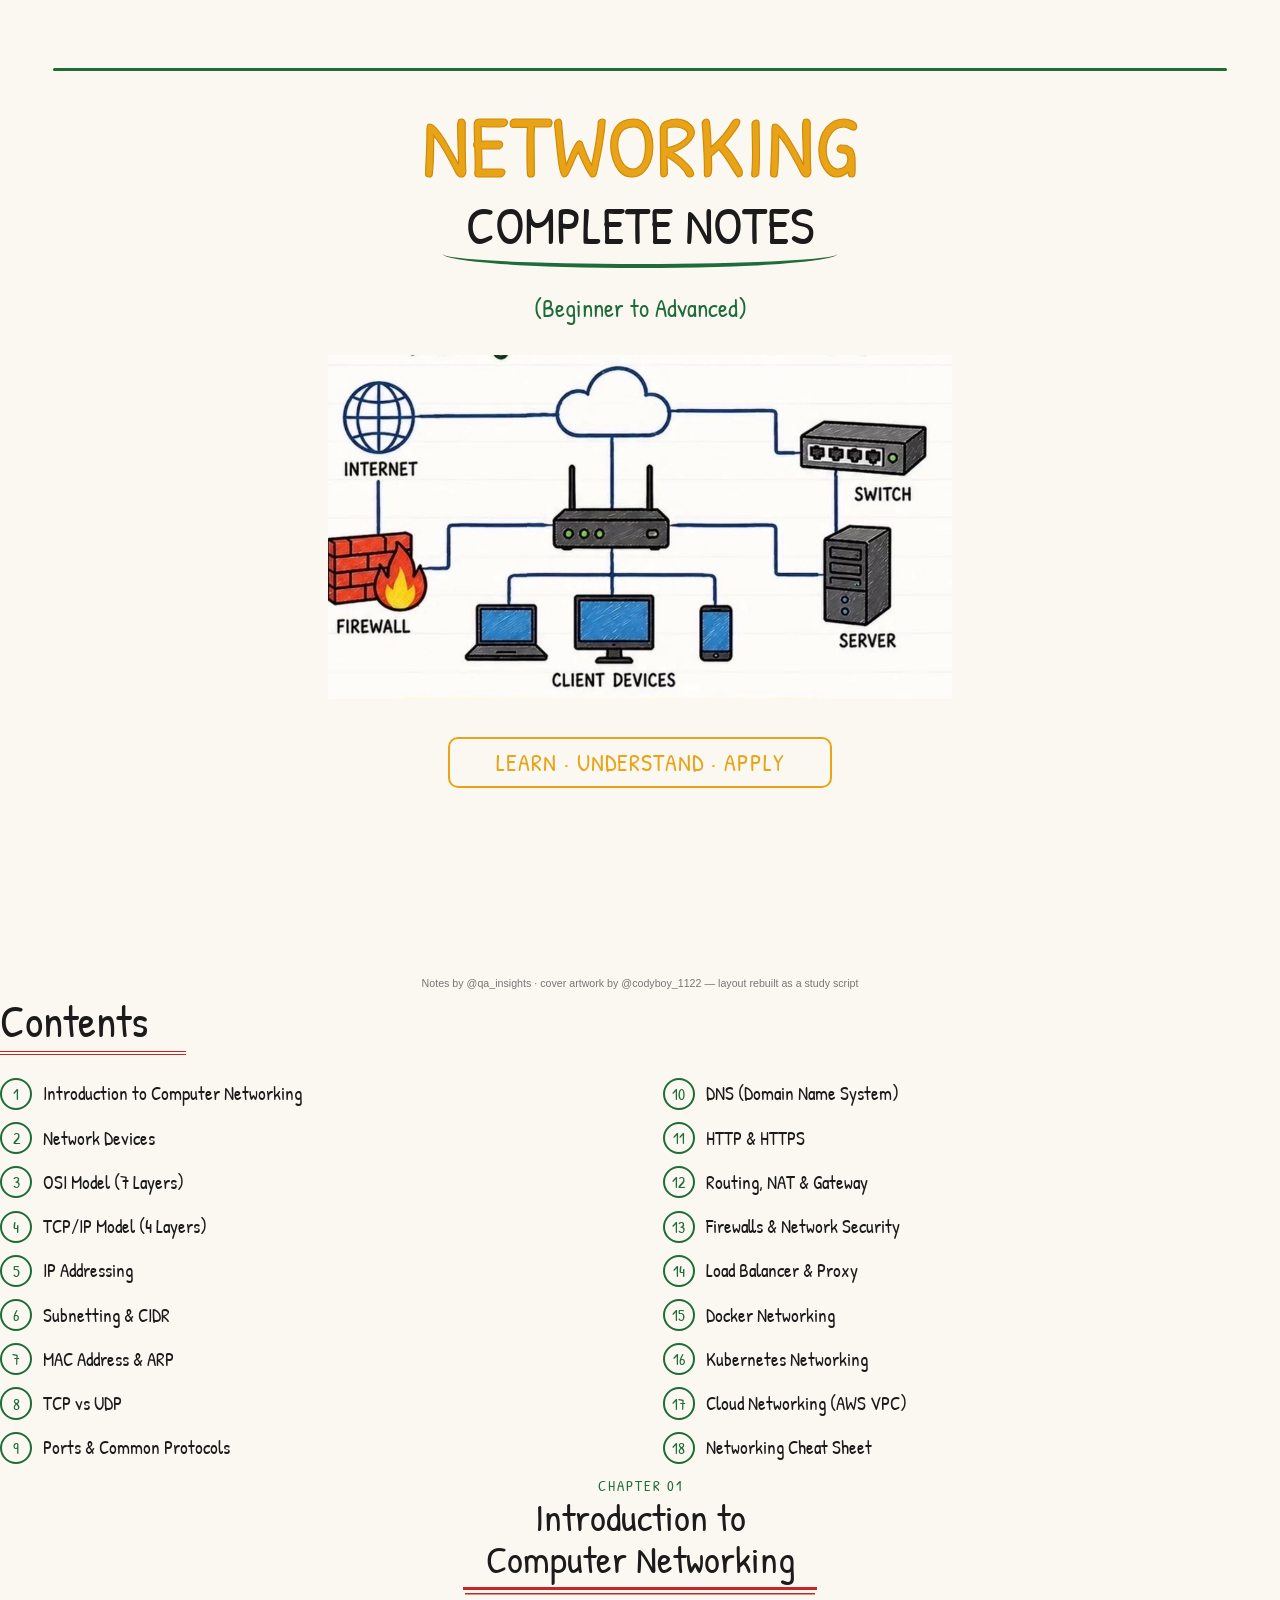
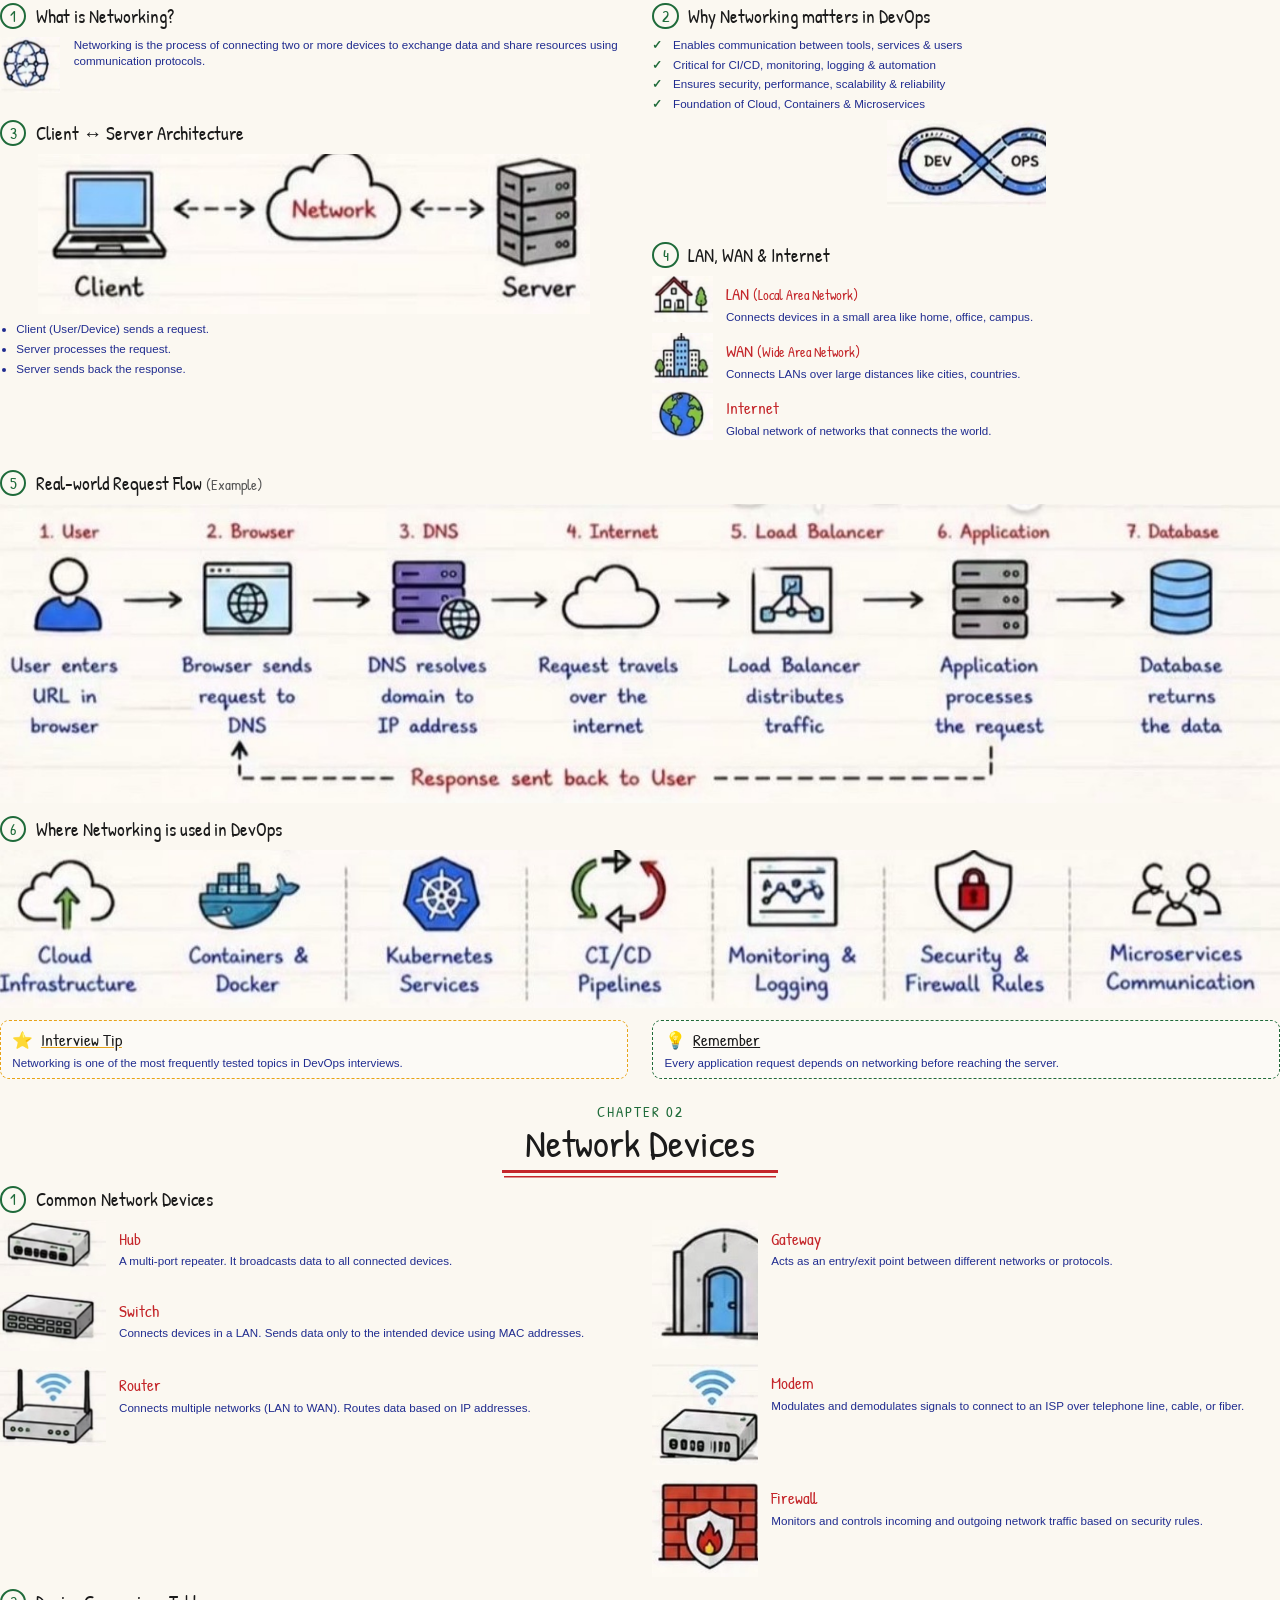
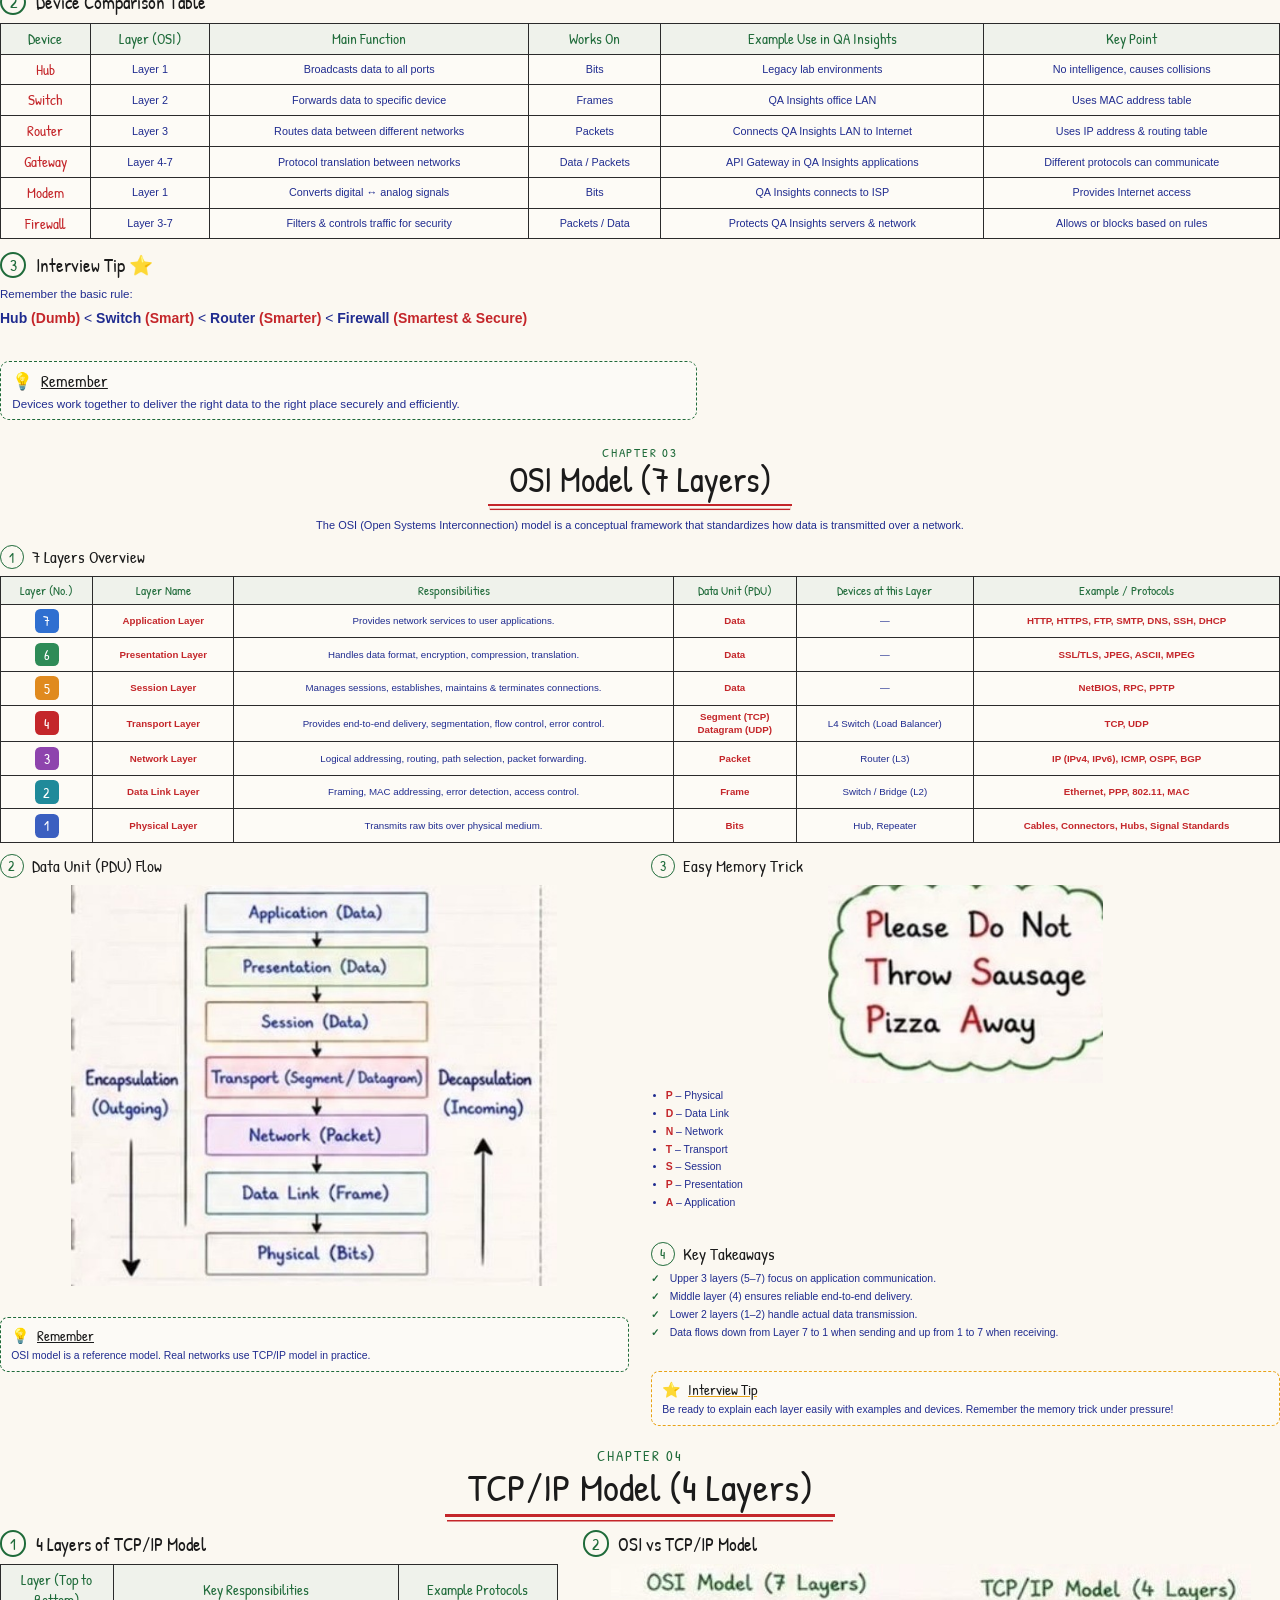
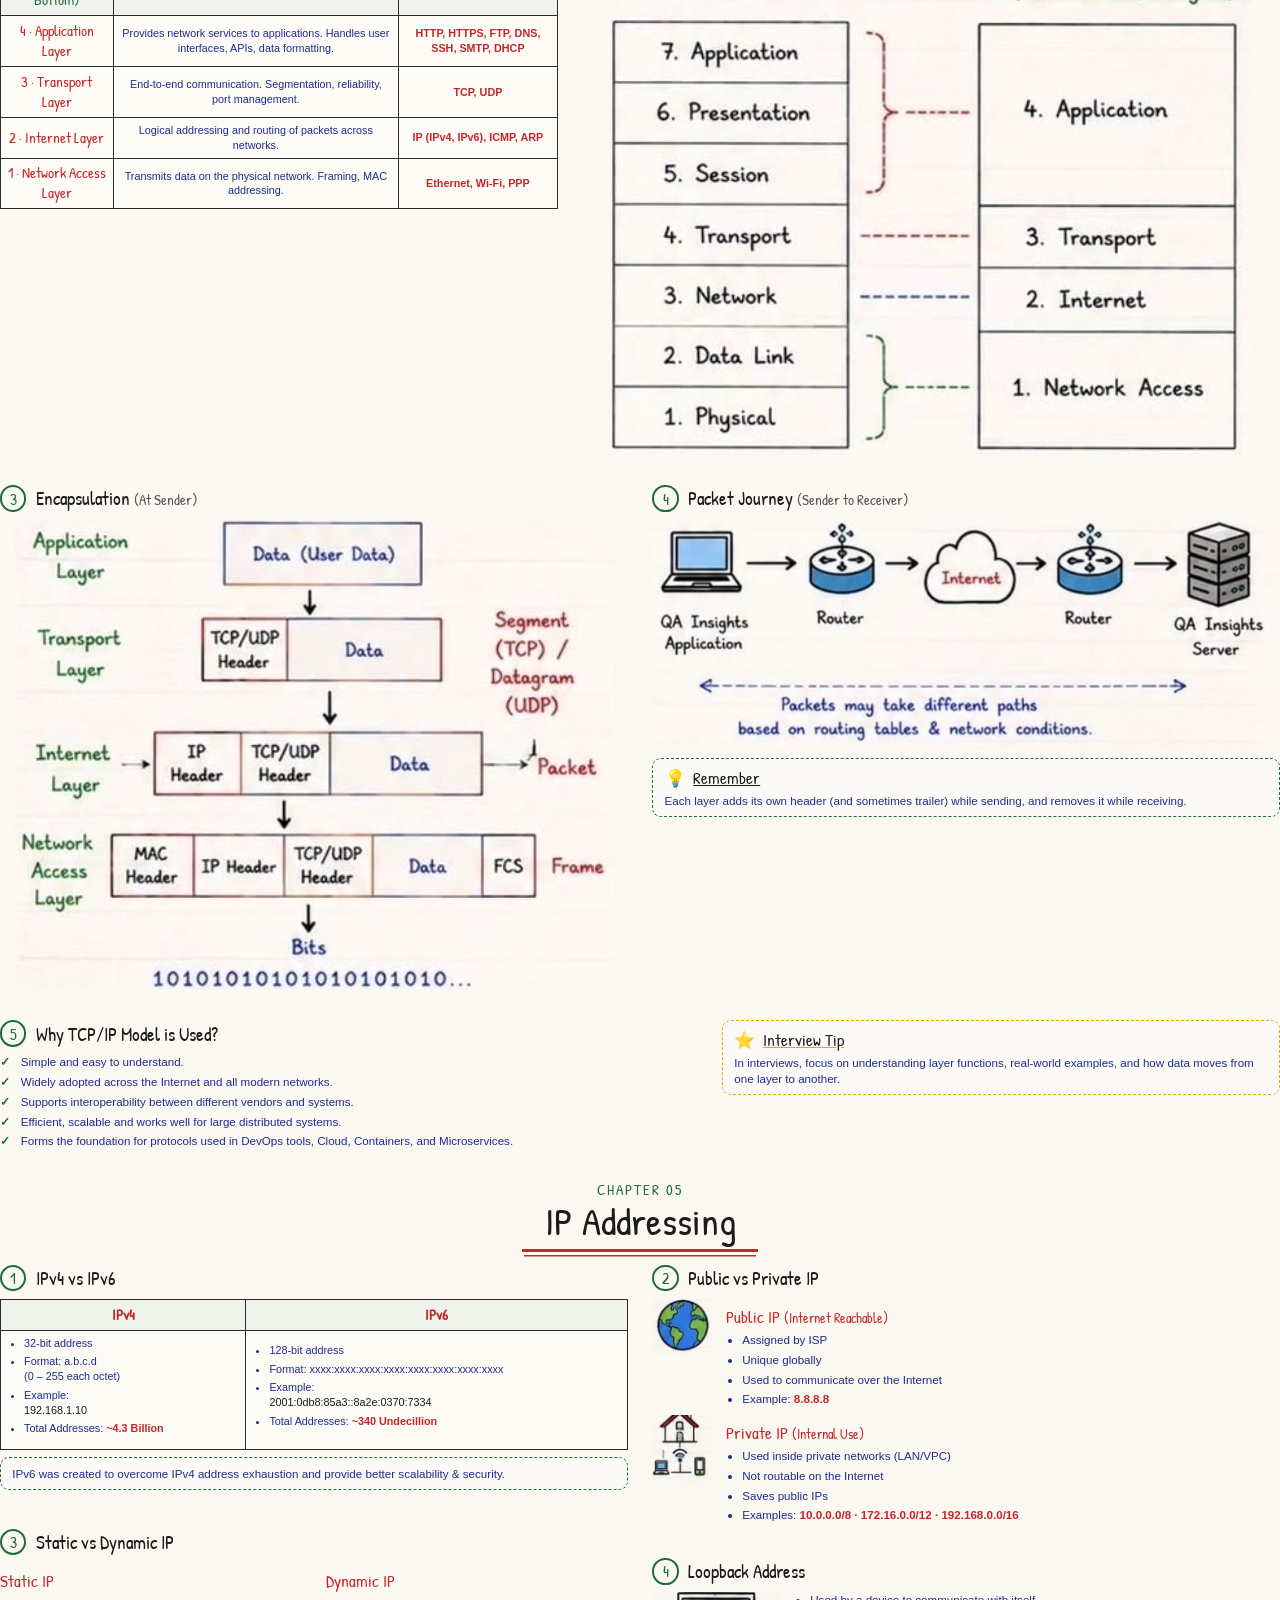
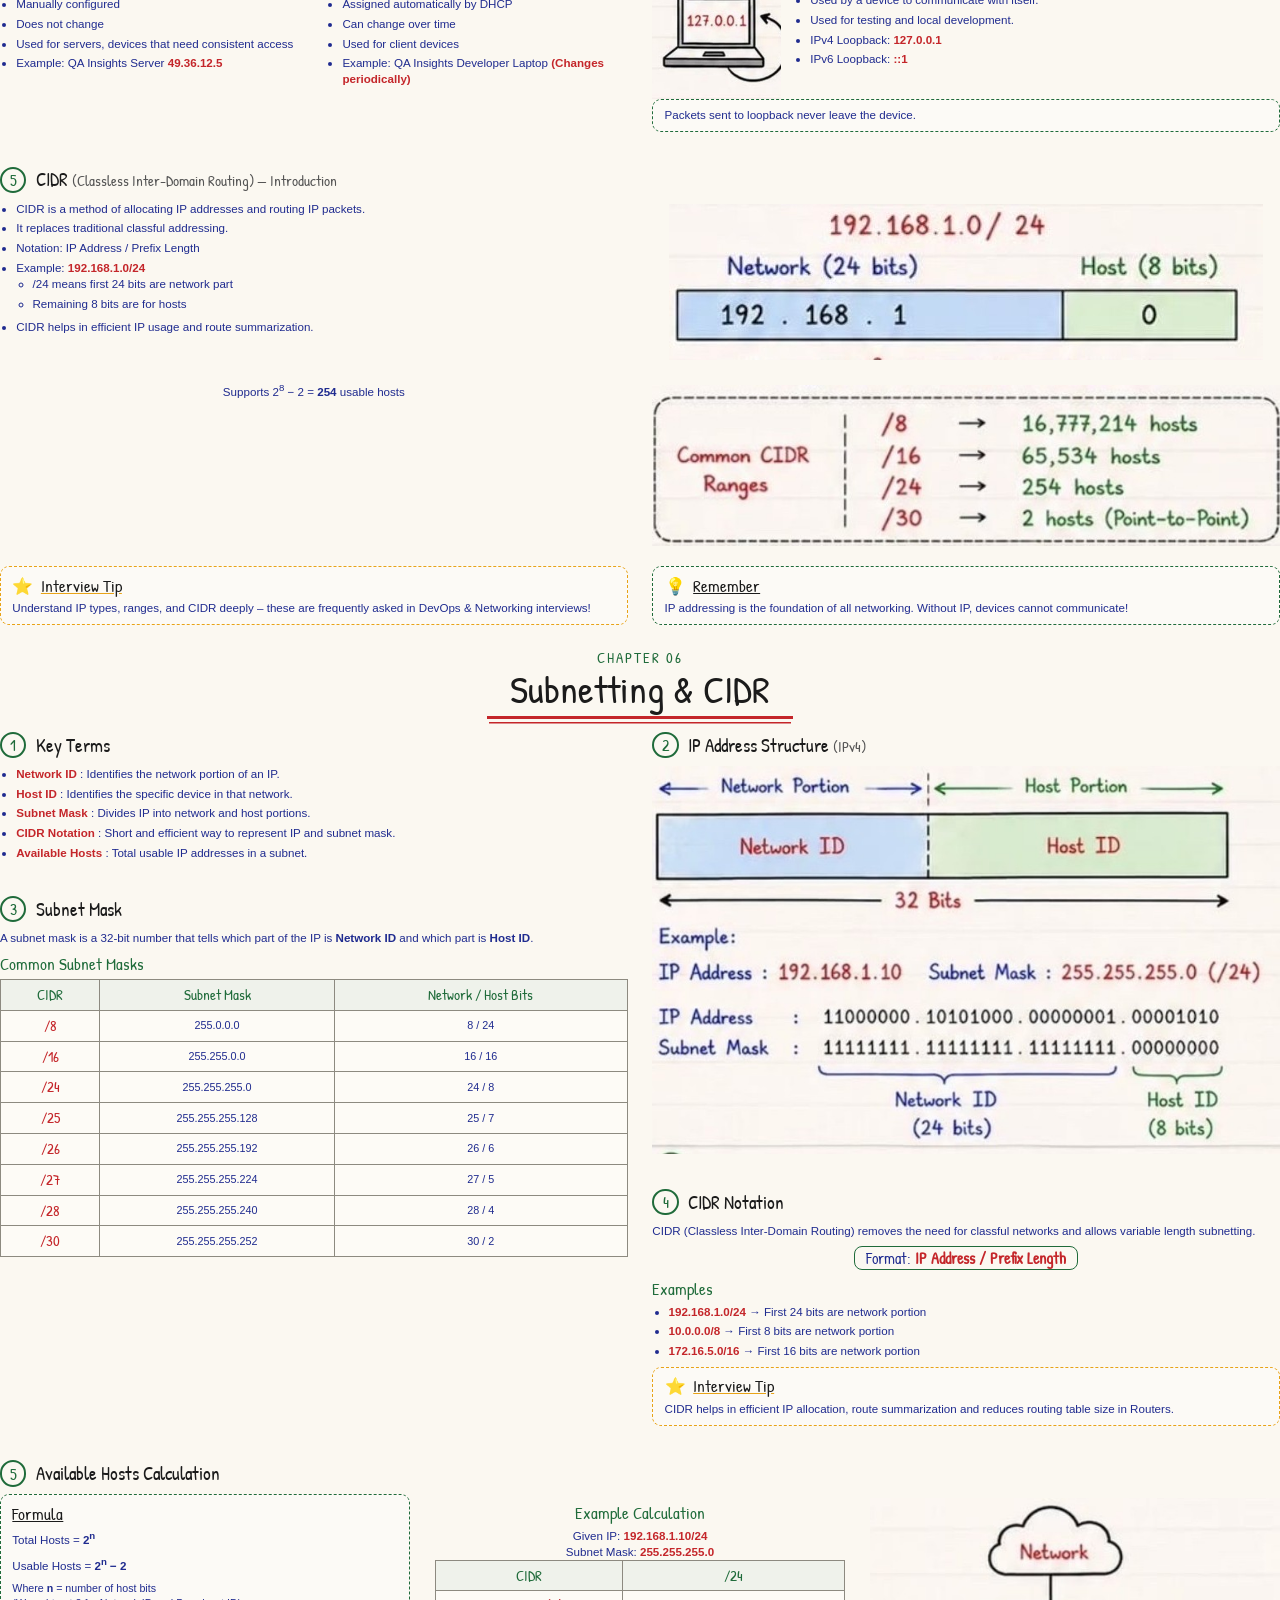
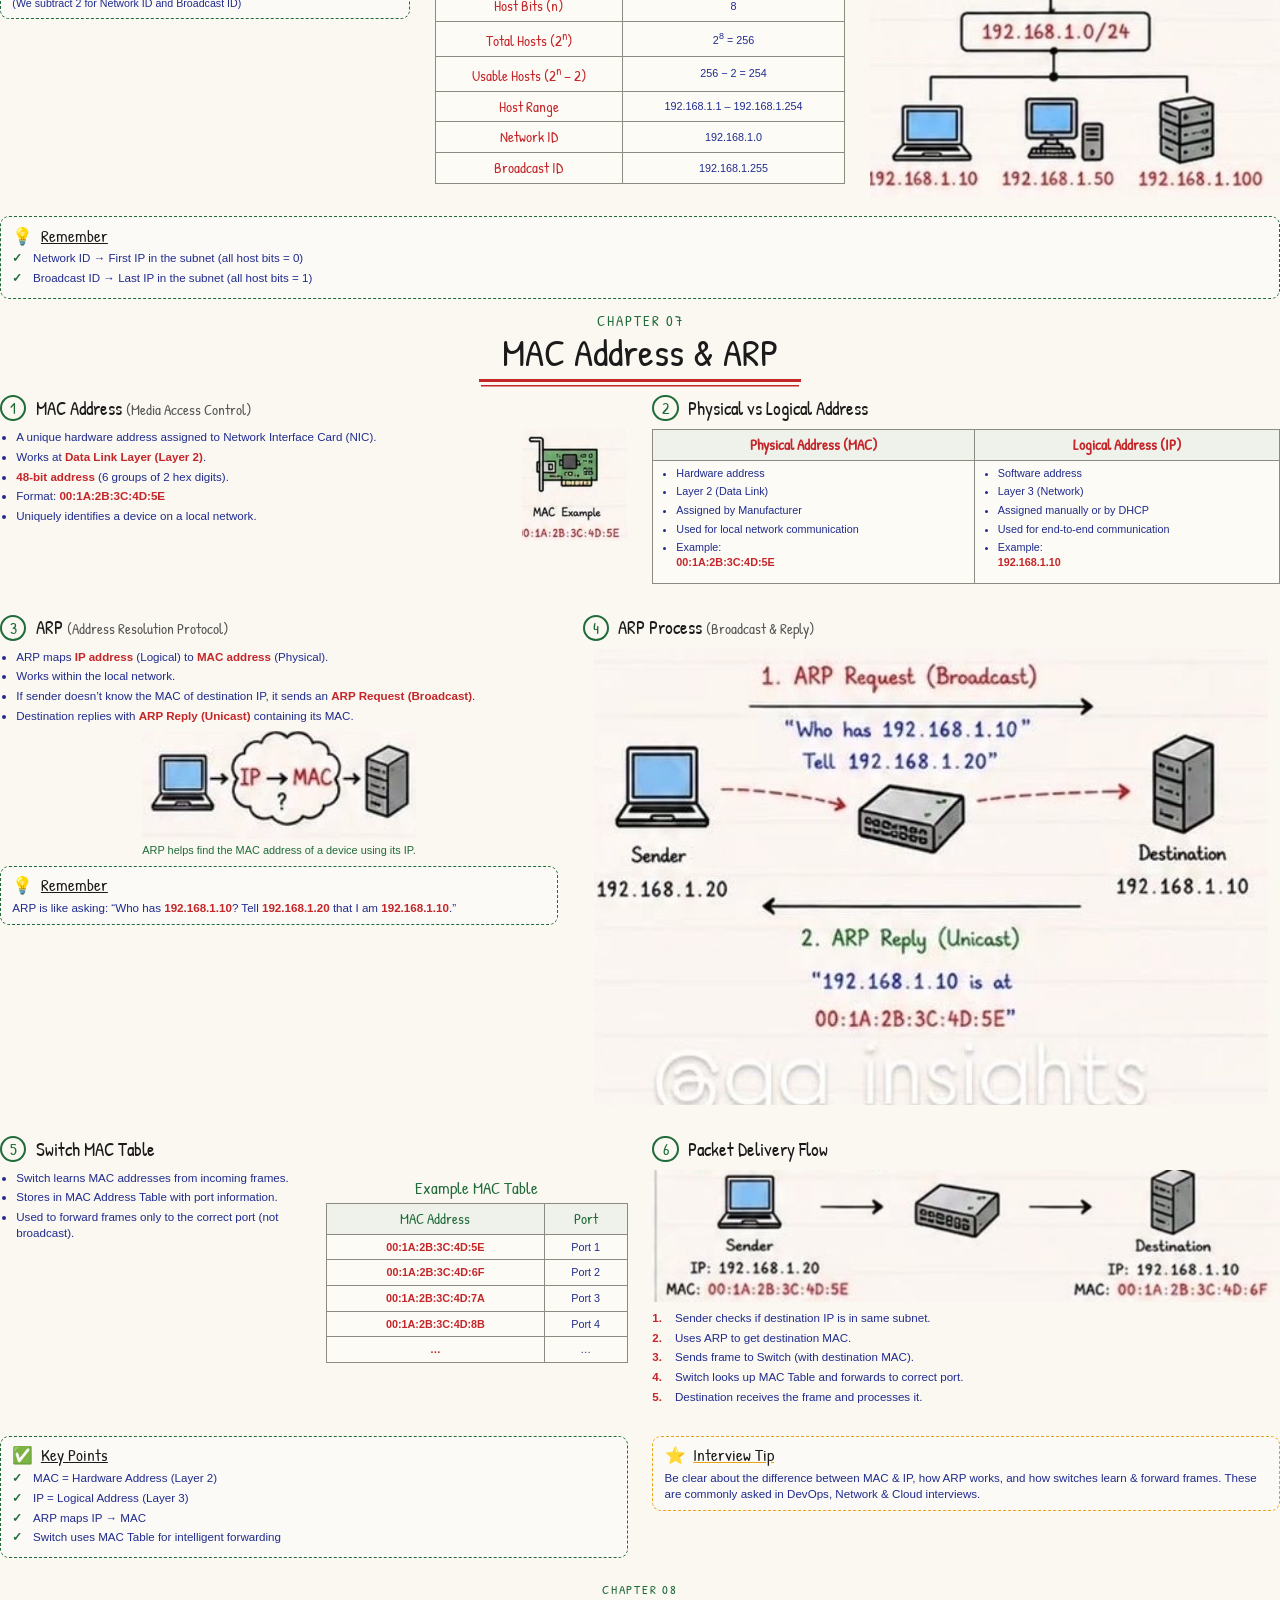
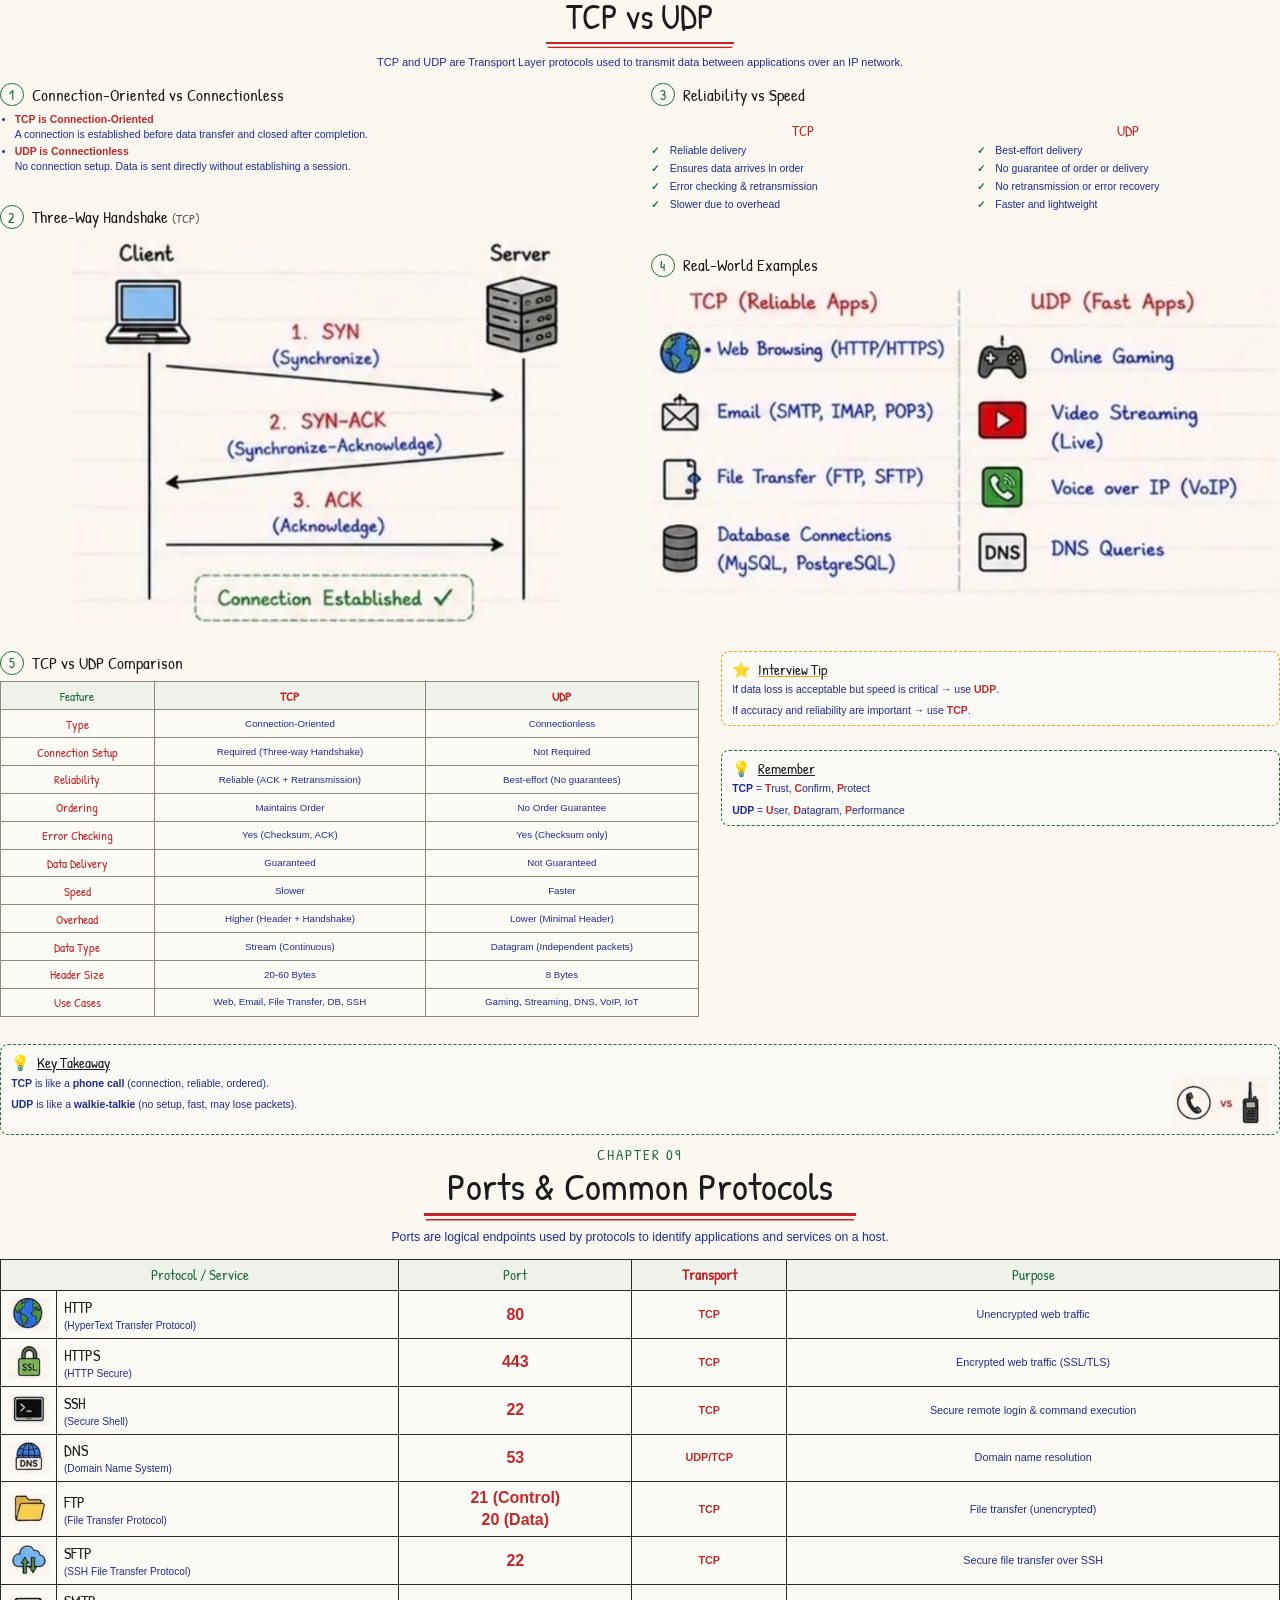
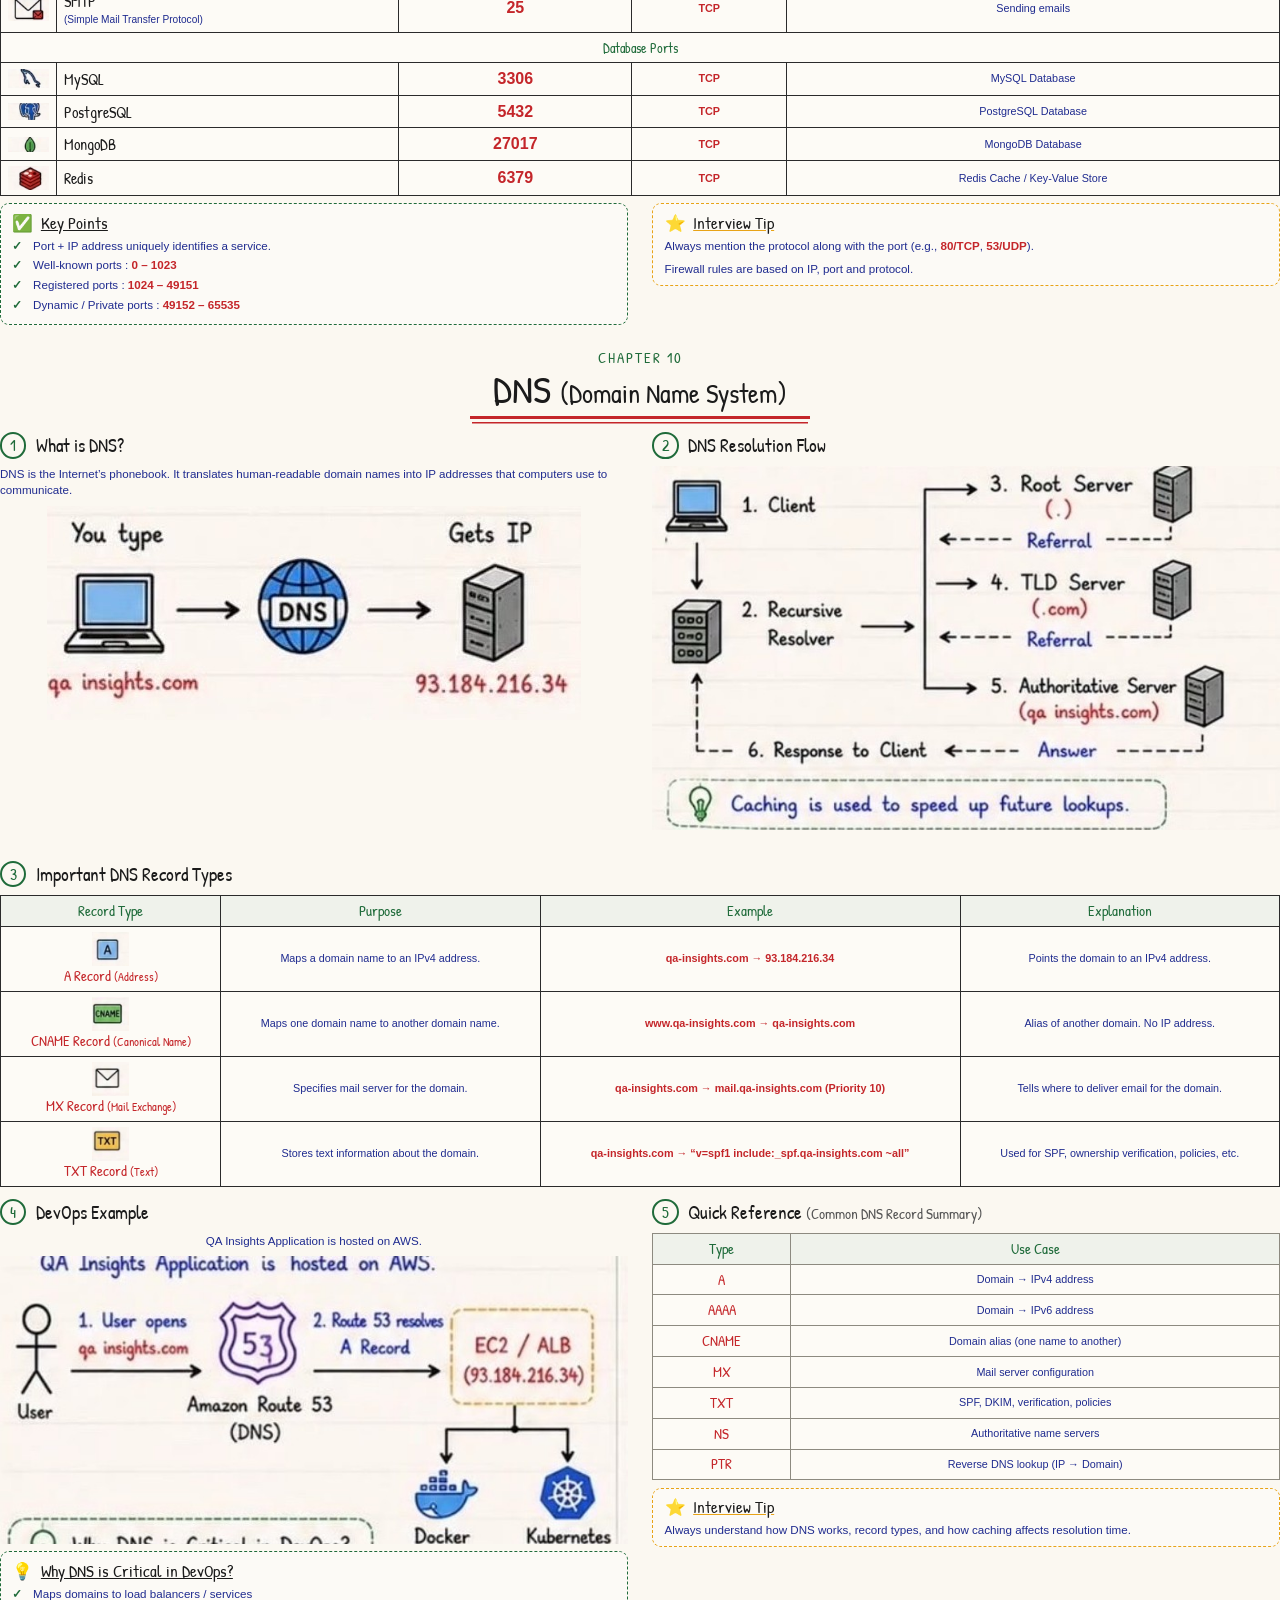
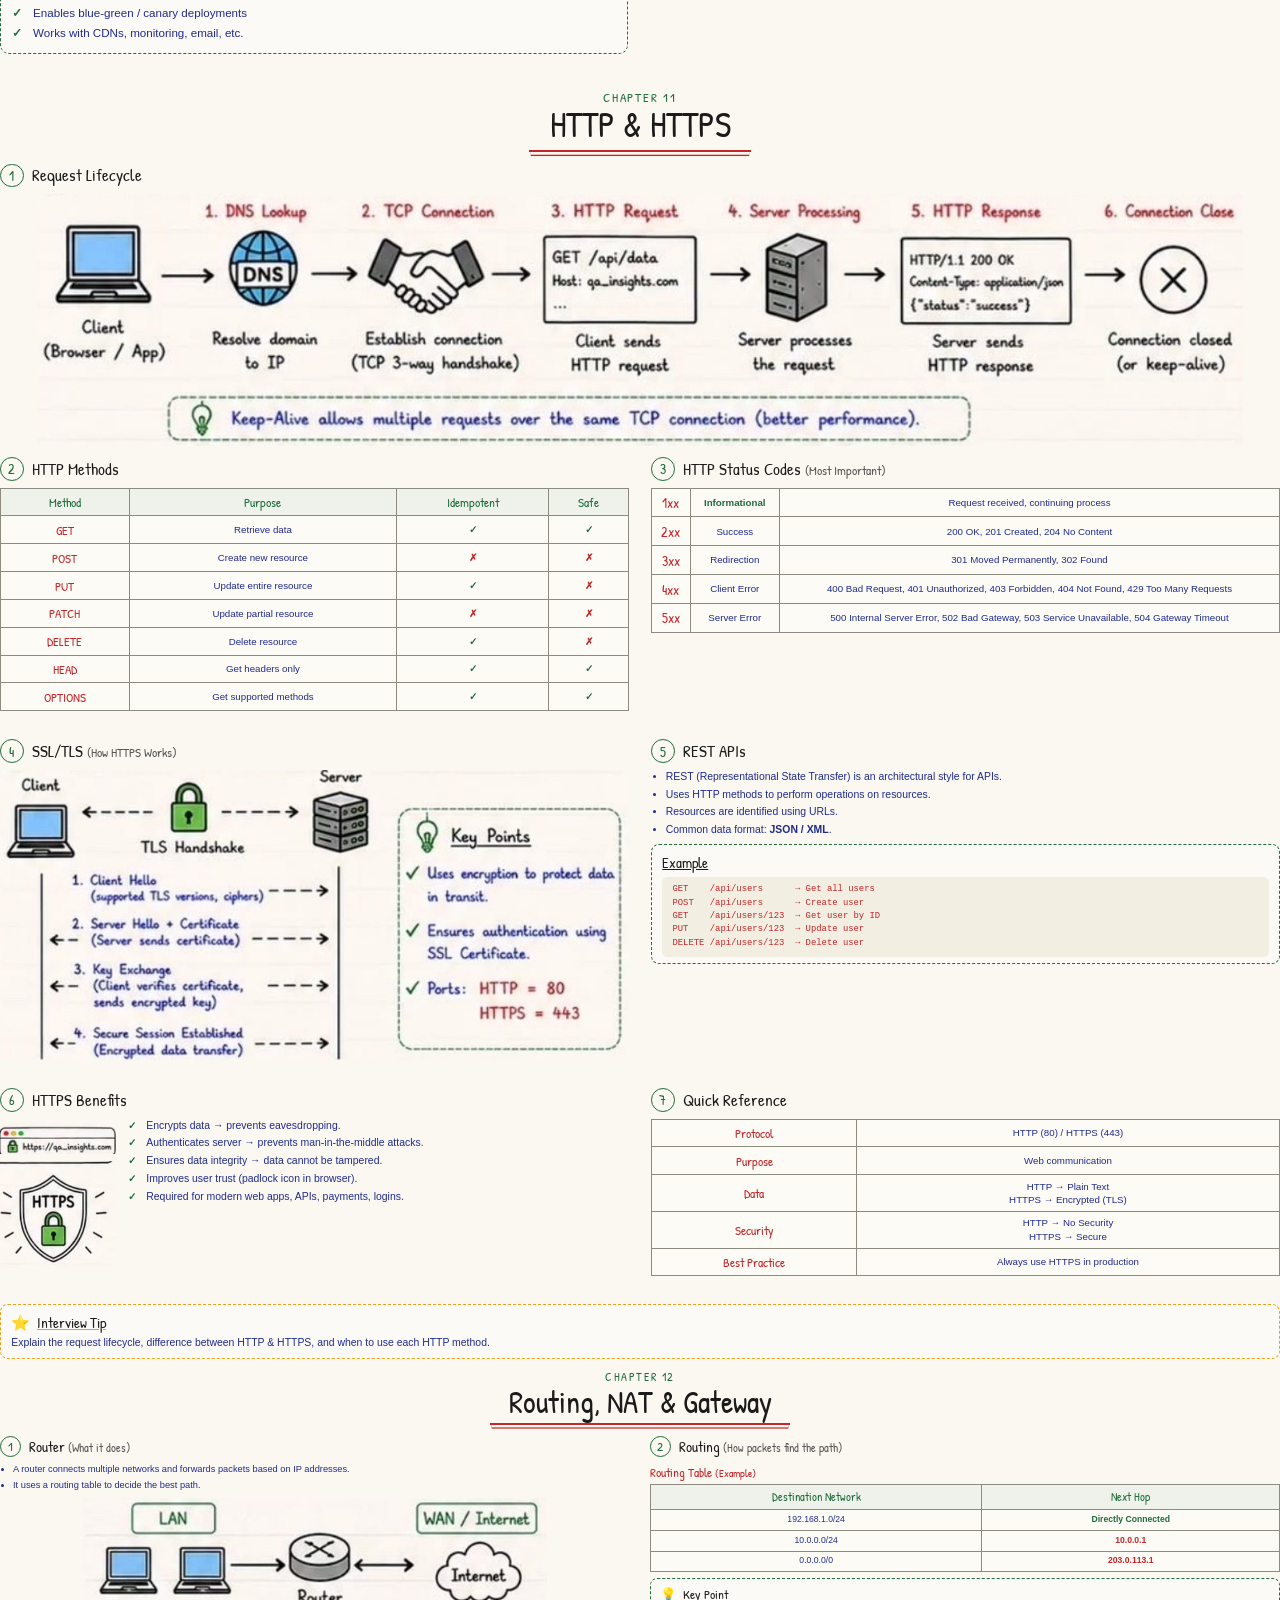
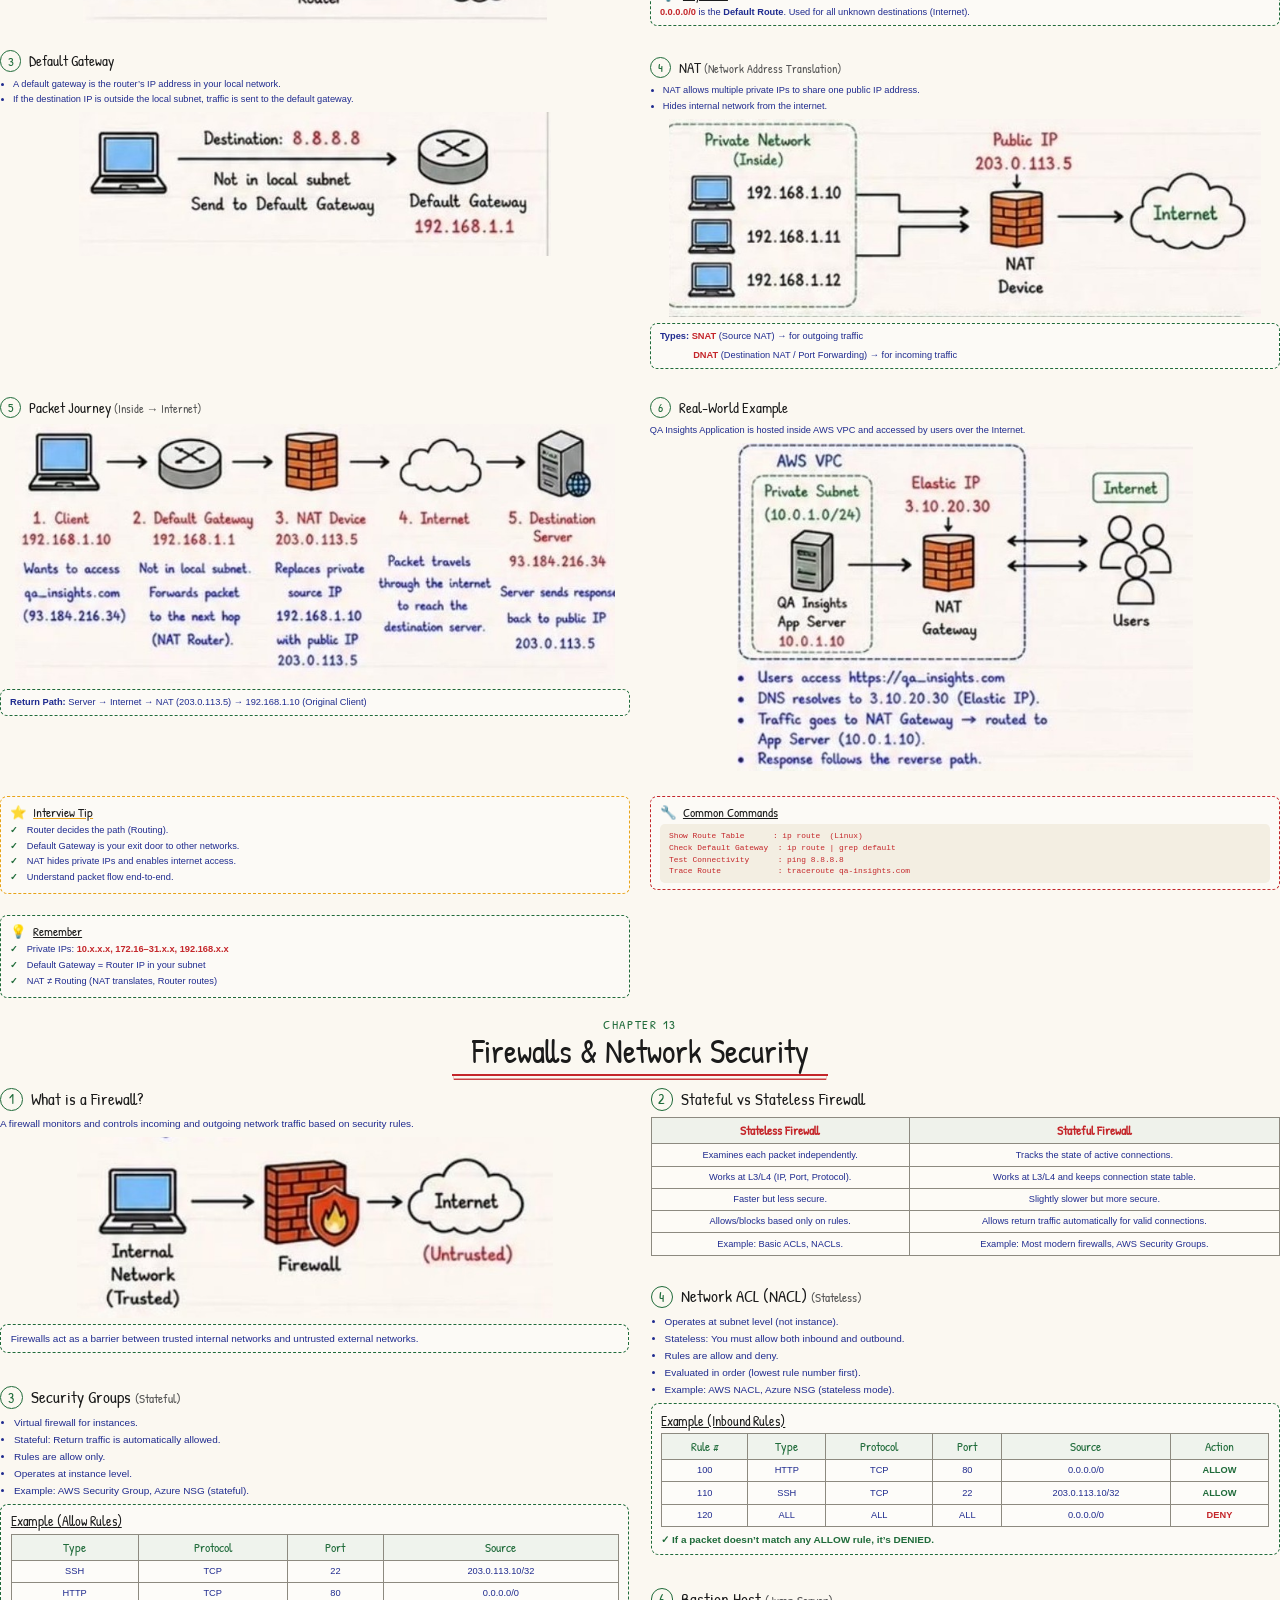
<file: networking-script/networking-script.html>
<!DOCTYPE html><html lang="en"><head><meta charset="utf-8"><title>Networking – Complete Notes</title><style>
@font-face{font-family:'Patrick Hand';src:url('fonts/patrick-hand.woff2') format('woff2');font-weight:400}
:root{
  --paper:#fbf8f1; --ink:#1f2b8f; --red:#c4262a; --green:#1f6b3a; --gold:#e8a317;
  --dark:#1b1b1b; --line:#d9d3c4; --blue:#2f6fd0;
}
@page{size:A4;margin:11mm 13mm 14mm 13mm}
*{box-sizing:border-box}
html{background:var(--paper)}
body{margin:0;font-family:'Inter','Liberation Sans',sans-serif;font-size:8.7pt;line-height:1.38;color:var(--ink);
     -webkit-print-color-adjust:exact;print-color-adjust:exact}
img{display:block;max-width:100%;height:auto}
b,strong{font-weight:600}
.r{color:var(--red);font-weight:600} .g{color:var(--green);font-weight:600} .k{color:var(--dark)}
code,.code{font-family:'JetBrains Mono',monospace;font-size:8.2pt}
code{background:#f1ece0;border-radius:3px;padding:0 3px;color:var(--red)}

/* ---------- Cover ---------- */
.cover{page-break-after:always;text-align:center;padding-top:10mm;height:262mm;position:relative}
.cover .handle{display:inline-block;background:#fff;border-radius:6px;padding:2px 16px;font:400 17pt 'Patrick Hand';color:var(--dark)}
.cover .rule{height:3px;background:var(--green);border-radius:3px;margin:8mm 14mm 0;position:relative}
.cover h1{font:400 66pt/1 'Patrick Hand';color:var(--gold);margin:8mm 0 2mm;letter-spacing:1px;
          -webkit-text-stroke:1.2px #cf8a0a}
.cover h2{font:400 40pt/1.05 'Patrick Hand';color:var(--dark);margin:0;
          border-bottom:4px solid var(--green);display:inline-block;padding:0 6mm 3mm;border-radius:0 0 50% 50%/0 0 14px 14px}
.cover .sub{font:400 19pt 'Patrick Hand';color:var(--green);margin:6mm 0 8mm}
.cover .netpic{width:165mm;margin:0 auto}
.cover .claim{display:inline-block;border:2.5px solid var(--gold);border-radius:10px;padding:2mm 12mm;margin-top:10mm;
              font:400 18pt 'Patrick Hand';color:var(--gold);letter-spacing:1px}
.cover .credit{position:absolute;bottom:0;left:0;right:0;font-size:8pt;color:#777}

/* ---------- TOC ---------- */
.toc{page-break-after:always}
.toc h1{font:400 34pt 'Patrick Hand';color:var(--dark);margin:0 0 6mm;border-bottom:4px double var(--red);display:inline-block;padding-right:10mm}
.toc ol{list-style:none;padding:0;margin:0;columns:2;column-gap:12mm}
.toc li{break-inside:avoid;margin:0 0 3.2mm;display:flex;align-items:center;gap:3mm;font:400 14pt 'Patrick Hand'}
.toc li a{color:var(--dark);text-decoration:none}
.toc .n{flex:0 0 8.5mm;height:8.5mm;border-radius:50%;border:2px solid var(--green);color:var(--green);
        display:flex;align-items:center;justify-content:center;font:400 12pt 'Patrick Hand'}
.toc p.note{margin-top:10mm;color:#555;font-size:8.5pt}

/* ---------- Kapitel ---------- */
.chapter{page-break-before:always}
.chapter:first-of-type{page-break-before:avoid}
.ch-head{text-align:center;margin-bottom:3.5mm;position:relative}
.ch-head .no{font:400 11pt 'Patrick Hand';color:var(--green);letter-spacing:2px;text-transform:uppercase}
.ch-head h1{font:400 29pt/1.1 'Patrick Hand';color:var(--dark);margin:0;display:inline-block;padding:0 6mm 1.5mm;
            border-bottom:3px solid var(--red);box-shadow:0 5px 0 -2px var(--paper),0 6.5px 0 -2px var(--red)}
.lead{text-align:center;color:var(--ink);margin:2mm 8mm 3.5mm;font-size:9.2pt}

.grid{display:grid;gap:3.5mm 6.5mm;align-items:start;margin-bottom:3mm}
.g2{grid-template-columns:1fr 1fr} .g3{grid-template-columns:1fr 1fr 1fr}
.g21{grid-template-columns:1.25fr 1fr} .g12{grid-template-columns:1fr 1.25fr}
.col{display:flex;flex-direction:column;gap:4mm}
.sec{break-inside:avoid;margin:0 0 3.2mm}
.sec>h2{font:400 14.5pt/1.15 'Patrick Hand';color:var(--dark);margin:0 0 2mm;display:flex;align-items:center;gap:2.5mm}
.sec>h2 .n{flex:0 0 7mm;height:7mm;border:2px solid var(--green);color:var(--green);border-radius:50%;
           display:flex;align-items:center;justify-content:center;font:400 12pt 'Patrick Hand'}
.sec>h2 small{font:400 11pt 'Patrick Hand';color:#555}
.sec.wide{grid-column:1/-1}
.sec h3{font:400 12.5pt 'Patrick Hand';color:var(--red);margin:2mm 0 1mm}
.sec h3.gr{color:var(--green)}
.row{display:flex;gap:3.5mm;align-items:flex-start}
.row>.ic{flex:0 0 22mm}
.row>.ic.w16{flex-basis:16mm} .row>.ic.w28{flex-basis:28mm} .row>.ic.w34{flex-basis:34mm}
.row>.tx{flex:1}
p{margin:0 0 2mm}
ul{margin:0 0 2mm;padding-left:4.3mm} li{margin:0 0 1mm}
ul.ck{list-style:none;padding-left:0} ul.ck li{padding-left:5.5mm;position:relative}
ul.ck li::before{content:'✓';position:absolute;left:0;color:var(--green);font-weight:700}
ul.nm{list-style:none;padding:0;counter-reset:n} ul.nm li{counter-increment:n;padding-left:6mm;position:relative}
ul.nm li::before{content:counter(n)'.';position:absolute;left:0;color:var(--red);font-weight:600}
ul.dot li::marker{color:var(--ink)}
.fig{margin:1mm auto 2mm}
.fig img{margin:0 auto}
.fig figcaption{text-align:center;font-size:8.2pt;color:var(--green);margin-top:1mm}
.fig.frame img{border-radius:6px}

/* Boxen */
.box{border:1.6px dashed var(--green);border-radius:9px;padding:2mm 3mm;break-inside:avoid;margin:0 0 3mm;position:relative;background:rgba(255,255,255,.35)}
.box .t{font:400 12.5pt 'Patrick Hand';color:var(--dark);display:flex;gap:2mm;align-items:center;margin-bottom:1mm}
.box .t u{text-decoration:underline;text-decoration-color:var(--dark)}
.box.tip{border-color:var(--gold)} .box.tip .t u{text-decoration-color:var(--gold)}
.box.rem{border-color:var(--green)}
.box.cmd{border-color:var(--red)}
.box.note{border-color:#6a8f6a}
.box p:last-child,.box ul:last-child{margin-bottom:0}
.box .code,.box pre{margin:0}
.boxes{display:grid;gap:4mm;margin-top:3mm}

/* Tabellen */
table{border-collapse:collapse;width:100%;font-size:8.1pt;margin:0 0 2mm;background:rgba(255,255,255,.35);break-inside:avoid}
th,td{border:1.2px solid #2b2b2b;padding:1.3mm 1.8mm;vertical-align:middle;text-align:center}
th{font:400 11pt 'Patrick Hand';color:var(--green);background:rgba(31,107,58,.06)}
th.r{color:var(--red)} td.l,th.l{text-align:left}
td.name{color:var(--red);font:400 11pt 'Patrick Hand'}
table.soft th,table.soft td{border-color:#8d8a80}
table.ics td img{margin:0 auto}
.ok{color:var(--green);font-weight:700} .no{color:var(--red);font-weight:700}
pre{font-family:'JetBrains Mono',monospace;font-size:7.4pt;line-height:1.5;background:#f3eee2;border-radius:6px;padding:2mm 3mm;color:var(--red);white-space:pre-wrap}
pre .c{color:#6b7280}
.chip{display:inline-flex;align-items:center;justify-content:center;width:7mm;height:7mm;border-radius:6px;color:#fff;font:400 12pt 'Patrick Hand'}
.pill{display:inline-block;border:1.4px solid var(--gold);border-radius:8px;padding:0 3mm;color:var(--gold);font:400 12pt 'Patrick Hand'}
.mn{columns:2;column-gap:6mm}
.mn div{break-inside:avoid}
.src{margin-top:8mm;font-size:7.5pt;color:#8a8577;text-align:center}
</style></head><body><section class="cover">
<div class="rule"></div>
<h1>NETWORKING</h1>
<h2>COMPLETE NOTES</h2>
<div class="sub">(Beginner to Advanced)</div>
<img class="netpic" src="img/cover_net.jpg" alt="Network overview">
<div class="claim">LEARN · UNDERSTAND · APPLY</div>
<div class="credit">Notes by @qa_insights · cover artwork by @codyboy_1122 — layout rebuilt as a study script</div>
</section><section class="toc"><h1>Contents</h1><ol><li><span class="n">1</span><a href="#c1">Introduction to Computer Networking</a></li><li><span class="n">2</span><a href="#c2">Network Devices</a></li><li><span class="n">3</span><a href="#c3">OSI Model (7 Layers)</a></li><li><span class="n">4</span><a href="#c4">TCP/IP Model (4 Layers)</a></li><li><span class="n">5</span><a href="#c5">IP Addressing</a></li><li><span class="n">6</span><a href="#c6">Subnetting &amp; CIDR</a></li><li><span class="n">7</span><a href="#c7">MAC Address &amp; ARP</a></li><li><span class="n">8</span><a href="#c8">TCP vs UDP</a></li><li><span class="n">9</span><a href="#c9">Ports &amp; Common Protocols</a></li><li><span class="n">10</span><a href="#c10">DNS (Domain Name System)</a></li><li><span class="n">11</span><a href="#c11">HTTP &amp; HTTPS</a></li><li><span class="n">12</span><a href="#c12">Routing, NAT &amp; Gateway</a></li><li><span class="n">13</span><a href="#c13">Firewalls &amp; Network Security</a></li><li><span class="n">14</span><a href="#c14">Load Balancer &amp; Proxy</a></li><li><span class="n">15</span><a href="#c15">Docker Networking</a></li><li><span class="n">16</span><a href="#c16">Kubernetes Networking</a></li><li><span class="n">17</span><a href="#c17">Cloud Networking (AWS VPC)</a></li><li><span class="n">18</span><a href="#c18">Networking Cheat Sheet</a></li></ol></section><article class="chapter" id="c1"><header class="ch-head"><div class="no">Chapter 01</div><h1>Introduction to<br>Computer Networking</h1></header><div class="grid g2"><div class="col"><section class="sec "><h2><span class="n">1</span><span>What is Networking?</span></h2><div class="row"><div class="ic w16"><img src="img/intro_globe.jpg" style="width:100%" alt="intro_globe"></div><div class="tx"><p>Networking is the process of connecting two or more devices to exchange data and share resources using communication protocols.</p></div></div></section><section class="sec "><h2><span class="n">3</span><span>Client ↔ Server Architecture</span></h2><figure class="fig " style="width:88%;margin-left:auto;margin-right:auto"><img src="img/intro_cs.jpg" alt="intro_cs"></figure><ul><li>Client (User/Device) sends a request.</li><li>Server processes the request.</li><li>Server sends back the response.</li></ul></section></div><div class="col"><section class="sec "><h2><span class="n">2</span><span>Why Networking matters in DevOps</span></h2><ul class="ck"><li>Enables communication between tools, services &amp; users</li><li>Critical for CI/CD, monitoring, logging &amp; automation</li><li>Ensures security, performance, scalability &amp; reliability</li><li>Foundation of Cloud, Containers &amp; Microservices</li></ul><figure class="fig " style="width:42mm;margin-left:auto;margin-right:auto"><img src="img/intro_devops.jpg" alt="intro_devops"></figure></section><section class="sec "><h2><span class="n">4</span><span>LAN, WAN &amp; Internet</span></h2><div class="row"><div class="ic w16"><img src="img/intro_lan.jpg" style="width:100%" alt="intro_lan"></div><div class="tx"><h3>LAN <small>(Local Area Network)</small></h3><p>Connects devices in a small area like home, office, campus.</p></div></div><div class="row"><div class="ic w16"><img src="img/intro_wan.jpg" style="width:100%" alt="intro_wan"></div><div class="tx"><h3>WAN <small>(Wide Area Network)</small></h3><p>Connects LANs over large distances like cities, countries.</p></div></div><div class="row"><div class="ic w16"><img src="img/intro_inet.jpg" style="width:100%" alt="intro_inet"></div><div class="tx"><h3>Internet</h3><p>Global network of networks that connects the world.</p></div></div></section></div></div><section class="sec wide"><h2><span class="n">5</span><span>Real-world Request Flow <small>(Example)</small></span></h2><figure class="fig " style="width:100%;margin-left:auto;margin-right:auto"><img src="img/intro_flow.jpg" alt="intro_flow"></figure></section><section class="sec wide"><h2><span class="n">6</span><span>Where Networking is used in DevOps</span></h2><figure class="fig " style="width:100%;margin-left:auto;margin-right:auto"><img src="img/intro_use.jpg" alt="intro_use"></figure></section><div class="grid g2"><div class="box tip"><div class="t">⭐<u>Interview Tip</u></div><p>Networking is one of the most frequently tested topics in DevOps interviews.</p></div><div class="box rem"><div class="t">💡<u>Remember</u></div><p>Every application request depends on networking before reaching the server.</p></div></div></article><article class="chapter" id="c2"><header class="ch-head"><div class="no">Chapter 02</div><h1>Network Devices</h1></header><section class="sec wide"><h2><span class="n">1</span><span>Common Network Devices</span></h2><div class="grid g2"><div class="col"><div class="row"><div class="ic w28"><img src="img/dev_hub.jpg" style="width:100%" alt="dev_hub"></div><div class="tx"><h3>Hub</h3><p>A multi-port repeater. It broadcasts data to all connected devices.</p></div></div><div class="row"><div class="ic w28"><img src="img/dev_switch.jpg" style="width:100%" alt="dev_switch"></div><div class="tx"><h3>Switch</h3><p>Connects devices in a LAN. Sends data only to the intended device using MAC addresses.</p></div></div><div class="row"><div class="ic w28"><img src="img/dev_router.jpg" style="width:100%" alt="dev_router"></div><div class="tx"><h3>Router</h3><p>Connects multiple networks (LAN to WAN). Routes data based on IP addresses.</p></div></div></div><div class="col"><div class="row"><div class="ic w28"><img src="img/dev_gateway.jpg" style="width:100%" alt="dev_gateway"></div><div class="tx"><h3>Gateway</h3><p>Acts as an entry/exit point between different networks or protocols.</p></div></div><div class="row"><div class="ic w28"><img src="img/dev_modem.jpg" style="width:100%" alt="dev_modem"></div><div class="tx"><h3>Modem</h3><p>Modulates and demodulates signals to connect to an ISP over telephone line, cable, or fiber.</p></div></div><div class="row"><div class="ic w28"><img src="img/dev_firewall.jpg" style="width:100%" alt="dev_firewall"></div><div class="tx"><h3>Firewall</h3><p>Monitors and controls incoming and outgoing network traffic based on security rules.</p></div></div></div></div></section><section class="sec wide"><h2><span class="n">2</span><span>Device Comparison Table</span></h2><table class=""><tr><th>Device</th><th>Layer (OSI)</th><th>Main Function</th><th>Works On</th><th>Example Use in QA Insights</th><th>Key Point</th></tr><tr><td class="name">Hub</td><td>Layer 1</td><td>Broadcasts data to all ports</td><td>Bits</td><td>Legacy lab environments</td><td>No intelligence, causes collisions</td></tr><tr><td class="name">Switch</td><td>Layer 2</td><td>Forwards data to specific device</td><td>Frames</td><td>QA Insights office LAN</td><td>Uses MAC address table</td></tr><tr><td class="name">Router</td><td>Layer 3</td><td>Routes data between different networks</td><td>Packets</td><td>Connects QA Insights LAN to Internet</td><td>Uses IP address &amp; routing table</td></tr><tr><td class="name">Gateway</td><td>Layer 4-7</td><td>Protocol translation between networks</td><td>Data / Packets</td><td>API Gateway in QA Insights applications</td><td>Different protocols can communicate</td></tr><tr><td class="name">Modem</td><td>Layer 1</td><td>Converts digital ↔ analog signals</td><td>Bits</td><td>QA Insights connects to ISP</td><td>Provides Internet access</td></tr><tr><td class="name">Firewall</td><td>Layer 3-7</td><td>Filters &amp; controls traffic for security</td><td>Packets / Data</td><td>Protects QA Insights servers &amp; network</td><td>Allows or blocks based on rules</td></tr></table></section><div class="grid g21"><section class="sec wide"><h2><span class="n">3</span><span>Interview Tip ⭐</span></h2><p>Remember the basic rule:</p><p style="font-size:10.5pt"><b>Hub</b> <span class="r">(Dumb)</span> &lt; <b>Switch</b> <span class="r">(Smart)</span> &lt; <b>Router</b> <span class="r">(Smarter)</span> &lt; <b>Firewall</b> <span class="r">(Smartest &amp; Secure)</span></p></section><div class="box rem"><div class="t">💡<u>Remember</u></div><p>Devices work together to deliver the right data to the right place securely and efficiently.</p></div></div></article><article class="chapter" style="zoom:0.9" id="c3"><header class="ch-head"><div class="no">Chapter 03</div><h1>OSI Model (7 Layers)</h1></header><p class="lead">The OSI (Open Systems Interconnection) model is a conceptual framework that standardizes how data is transmitted over a network.</p><section class="sec wide"><h2><span class="n">1</span><span>7 Layers Overview</span></h2><table class=""><tr><th>Layer (No.)</th><th>Layer Name</th><th>Responsibilities</th><th>Data Unit (PDU)</th><th>Devices at this Layer</th><th>Example / Protocols</th></tr><tr><td><span class="chip" style="background:#2f6fd0">7</span></td><td><span class="r">Application Layer</span></td><td>Provides network services to user applications.</td><td><span class="r">Data</span></td><td>—</td><td><span class="r">HTTP, HTTPS, FTP, SMTP, DNS, SSH, DHCP</span></td></tr><tr><td><span class="chip" style="background:#2e8b57">6</span></td><td><span class="r">Presentation Layer</span></td><td>Handles data format, encryption, compression, translation.</td><td><span class="r">Data</span></td><td>—</td><td><span class="r">SSL/TLS, JPEG, ASCII, MPEG</span></td></tr><tr><td><span class="chip" style="background:#e08a1e">5</span></td><td><span class="r">Session Layer</span></td><td>Manages sessions, establishes, maintains &amp; terminates connections.</td><td><span class="r">Data</span></td><td>—</td><td><span class="r">NetBIOS, RPC, PPTP</span></td></tr><tr><td><span class="chip" style="background:#c4262a">4</span></td><td><span class="r">Transport Layer</span></td><td>Provides end-to-end delivery, segmentation, flow control, error control.</td><td><span class="r">Segment (TCP)<br>Datagram (UDP)</span></td><td>L4 Switch (Load Balancer)</td><td><span class="r">TCP, UDP</span></td></tr><tr><td><span class="chip" style="background:#8e44ad">3</span></td><td><span class="r">Network Layer</span></td><td>Logical addressing, routing, path selection, packet forwarding.</td><td><span class="r">Packet</span></td><td>Router (L3)</td><td><span class="r">IP (IPv4, IPv6), ICMP, OSPF, BGP</span></td></tr><tr><td><span class="chip" style="background:#1f8a9a">2</span></td><td><span class="r">Data Link Layer</span></td><td>Framing, MAC addressing, error detection, access control.</td><td><span class="r">Frame</span></td><td>Switch / Bridge (L2)</td><td><span class="r">Ethernet, PPP, 802.11, MAC</span></td></tr><tr><td><span class="chip" style="background:#3b5fc0">1</span></td><td><span class="r">Physical Layer</span></td><td>Transmits raw bits over physical medium.</td><td><span class="r">Bits</span></td><td>Hub, Repeater</td><td><span class="r">Cables, Connectors, Hubs, Signal Standards</span></td></tr></table></section><div class="grid g2"><div class="col"><section class="sec "><h2><span class="n">2</span><span>Data Unit (PDU) Flow</span></h2><figure class="fig " style="width:92%;margin-left:auto;margin-right:auto"><img src="img/osi_pdu.jpg" alt="osi_pdu"></figure></section><div class="box rem"><div class="t">💡<u>Remember</u></div><p>OSI model is a reference model. Real networks use TCP/IP model in practice.</p></div></div><div class="col"><section class="sec "><h2><span class="n">3</span><span>Easy Memory Trick</span></h2><figure class="fig " style="width:66%;margin-left:auto;margin-right:auto"><img src="img/osi_mnemo.jpg" alt="osi_mnemo"></figure><ul class="dot"><li><span class="r">P</span> – Physical</li><li><span class="r">D</span> – Data Link</li><li><span class="r">N</span> – Network</li><li><span class="r">T</span> – Transport</li><li><span class="r">S</span> – Session</li><li><span class="r">P</span> – Presentation</li><li><span class="r">A</span> – Application</li></ul></section><section class="sec "><h2><span class="n">4</span><span>Key Takeaways</span></h2><ul class="ck"><li>Upper 3 layers (5–7) focus on application communication.</li><li>Middle layer (4) ensures reliable end-to-end delivery.</li><li>Lower 2 layers (1–2) handle actual data transmission.</li><li>Data flows down from Layer 7 to 1 when sending and up from 1 to 7 when receiving.</li></ul></section><div class="box tip"><div class="t">⭐<u>Interview Tip</u></div><p>Be ready to explain each layer easily with examples and devices. Remember the memory trick under pressure!</p></div></div></div></article><article class="chapter" id="c4"><header class="ch-head"><div class="no">Chapter 04</div><h1>TCP/IP Model (4 Layers)</h1></header><div class="grid g12"><section class="sec "><h2><span class="n">1</span><span>4 Layers of TCP/IP Model</span></h2><table class=""><tr><th>Layer (Top to Bottom)</th><th>Key Responsibilities</th><th>Example Protocols</th></tr><tr><td class="name">4 · Application Layer</td><td>Provides network services to applications. Handles user interfaces, APIs, data formatting.</td><td><span class="r">HTTP, HTTPS, FTP, DNS, SSH, SMTP, DHCP</span></td></tr><tr><td class="name">3 · Transport Layer</td><td>End-to-end communication. Segmentation, reliability, port management.</td><td><span class="r">TCP, UDP</span></td></tr><tr><td class="name">2 · Internet Layer</td><td>Logical addressing and routing of packets across networks.</td><td><span class="r">IP (IPv4, IPv6), ICMP, ARP</span></td></tr><tr><td class="name">1 · Network Access Layer</td><td>Transmits data on the physical network. Framing, MAC addressing.</td><td><span class="r">Ethernet, Wi-Fi, PPP</span></td></tr></table></section><section class="sec "><h2><span class="n">2</span><span>OSI vs TCP/IP Model</span></h2><figure class="fig " style="width:100%;margin-left:auto;margin-right:auto"><img src="img/tcpip_vs.jpg" alt="tcpip_vs"></figure></section></div><div class="grid g2"><section class="sec "><h2><span class="n">3</span><span>Encapsulation <small>(At Sender)</small></span></h2><figure class="fig " style="width:100%;margin-left:auto;margin-right:auto"><img src="img/tcpip_encap.jpg" alt="tcpip_encap"></figure></section><section class="sec "><h2><span class="n">4</span><span>Packet Journey <small>(Sender to Receiver)</small></span></h2><figure class="fig " style="width:100%;margin-left:auto;margin-right:auto"><img src="img/tcpip_journey.jpg" alt="tcpip_journey"></figure><div class="box rem"><div class="t">💡<u>Remember</u></div><p>Each layer adds its own header (and sometimes trailer) while sending, and removes it while receiving.</p></div></section></div><div class="grid g21"><section class="sec "><h2><span class="n">5</span><span>Why TCP/IP Model is Used?</span></h2><ul class="ck"><li>Simple and easy to understand.</li><li>Widely adopted across the Internet and all modern networks.</li><li>Supports interoperability between different vendors and systems.</li><li>Efficient, scalable and works well for large distributed systems.</li><li>Forms the foundation for protocols used in DevOps tools, Cloud, Containers, and Microservices.</li></ul></section><div class="box tip"><div class="t">⭐<u>Interview Tip</u></div><p>In interviews, focus on understanding layer functions, real-world examples, and how data moves from one layer to another.</p></div></div></article><article class="chapter" id="c5"><header class="ch-head"><div class="no">Chapter 05</div><h1>IP Addressing</h1></header><div class="grid g2"><div class="col"><section class="sec "><h2><span class="n">1</span><span>IPv4 vs IPv6</span></h2><table><tr><th class="r">IPv4</th><th class="r">IPv6</th></tr><tr><td class="l"><ul class="dot"><li>32-bit address</li><li>Format: a.b.c.d<br>(0 – 255 each octet)</li><li>Example:<br><span class="k">192.168.1.10</span></li><li>Total Addresses: <span class="r">~4.3 Billion</span></li></ul></td><td class="l"><ul class="dot"><li>128-bit address</li><li>Format: xxxx:xxxx:xxxx:xxxx:xxxx:xxxx:xxxx:xxxx</li><li>Example:<br><span class="k">2001:0db8:85a3::8a2e:0370:7334</span></li><li>Total Addresses: <span class="r">~340 Undecillion</span></li></ul></td></tr></table><div class="box rem"><p>IPv6 was created to overcome IPv4 address exhaustion and provide better scalability &amp; security.</p></div></section><section class="sec "><h2><span class="n">3</span><span>Static vs Dynamic IP</span></h2><div class="grid g2"><div><h3>Static IP</h3><ul><li>Manually configured</li><li>Does not change</li><li>Used for servers, devices that need consistent access</li><li>Example: QA Insights Server <span class="r">49.36.12.5</span></li></ul></div><div><h3>Dynamic IP</h3><ul><li>Assigned automatically by DHCP</li><li>Can change over time</li><li>Used for client devices</li><li>Example: QA Insights Developer Laptop <span class="r">(Changes periodically)</span></li></ul></div></div></section></div><div class="col"><section class="sec "><h2><span class="n">2</span><span>Public vs Private IP</span></h2><div class="row"><div class="ic w16"><img src="img/ip_globe.jpg" style="width:100%" alt="ip_globe"></div><div class="tx"><h3>Public IP <small>(Internet Reachable)</small></h3><ul><li>Assigned by ISP</li><li>Unique globally</li><li>Used to communicate over the Internet</li><li>Example: <span class="r">8.8.8.8</span></li></ul></div></div><div class="row"><div class="ic w16"><img src="img/ip_house.jpg" style="width:100%" alt="ip_house"></div><div class="tx"><h3>Private IP <small>(Internal Use)</small></h3><ul><li>Used inside private networks (LAN/VPC)</li><li>Not routable on the Internet</li><li>Saves public IPs</li><li>Examples: <span class="r">10.0.0.0/8 · 172.16.0.0/12 · 192.168.0.0/16</span></li></ul></div></div></section><section class="sec "><h2><span class="n">4</span><span>Loopback Address</span></h2><div class="row"><div class="ic w34"><img src="img/ip_loop.jpg" style="width:100%" alt="ip_loop"></div><div class="tx"><ul><li>Used by a device to communicate with itself.</li><li>Used for testing and local development.</li><li>IPv4 Loopback: <span class="r">127.0.0.1</span></li><li>IPv6 Loopback: <span class="r">::1</span></li></ul></div></div><div class="box rem"><p>Packets sent to loopback never leave the device.</p></div></section></div></div><section class="sec wide"><h2><span class="n">5</span><span>CIDR <small>(Classless Inter-Domain Routing) — Introduction</small></span></h2><div class="grid g2"><ul><li>CIDR is a method of allocating IP addresses and routing IP packets.</li><li>It replaces traditional classful addressing.</li><li>Notation: IP Address / Prefix Length</li><li>Example: <span class="r">192.168.1.0/24</span><ul><li>/24 means first 24 bits are network part</li><li>Remaining 8 bits are for hosts</li></ul></li><li>CIDR helps in efficient IP usage and route summarization.</li></ul><figure class="fig " style="width:100%;margin-left:auto;margin-right:auto"><img src="img/ip_cidr.jpg" alt="ip_cidr"></figure><p style="text-align:center">Supports 2<sup>8</sup> − 2 = <b>254</b> usable hosts</p><figure class="fig " style="width:100%;margin-left:auto;margin-right:auto"><img src="img/ip_cidr_ranges.jpg" alt="ip_cidr_ranges"></figure></div></section><div class="grid g2"><div class="box tip"><div class="t">⭐<u>Interview Tip</u></div><p>Understand IP types, ranges, and CIDR deeply – these are frequently asked in DevOps &amp; Networking interviews!</p></div><div class="box rem"><div class="t">💡<u>Remember</u></div><p>IP addressing is the foundation of all networking. Without IP, devices cannot communicate!</p></div></div></article><article class="chapter" id="c6"><header class="ch-head"><div class="no">Chapter 06</div><h1>Subnetting &amp; CIDR</h1></header><div class="grid g2"><div class="col"><section class="sec "><h2><span class="n">1</span><span>Key Terms</span></h2><ul><li><span class="r">Network ID</span> : Identifies the network portion of an IP.</li><li><span class="r">Host ID</span> : Identifies the specific device in that network.</li><li><span class="r">Subnet Mask</span> : Divides IP into network and host portions.</li><li><span class="r">CIDR Notation</span> : Short and efficient way to represent IP and subnet mask.</li><li><span class="r">Available Hosts</span> : Total usable IP addresses in a subnet.</li></ul></section><section class="sec "><h2><span class="n">3</span><span>Subnet Mask</span></h2><p>A subnet mask is a 32-bit number that tells which part of the IP is <b>Network ID</b> and which part is <b>Host ID</b>.</p><h3 class="gr">Common Subnet Masks</h3><table class="soft"><tr><th>CIDR</th><th>Subnet Mask</th><th>Network / Host Bits</th></tr><tr><td class="name">/8</td><td>255.0.0.0</td><td>8 / 24</td></tr><tr><td class="name">/16</td><td>255.255.0.0</td><td>16 / 16</td></tr><tr><td class="name">/24</td><td>255.255.255.0</td><td>24 / 8</td></tr><tr><td class="name">/25</td><td>255.255.255.128</td><td>25 / 7</td></tr><tr><td class="name">/26</td><td>255.255.255.192</td><td>26 / 6</td></tr><tr><td class="name">/27</td><td>255.255.255.224</td><td>27 / 5</td></tr><tr><td class="name">/28</td><td>255.255.255.240</td><td>28 / 4</td></tr><tr><td class="name">/30</td><td>255.255.255.252</td><td>30 / 2</td></tr></table></section></div><div class="col"><section class="sec "><h2><span class="n">2</span><span>IP Address Structure <small>(IPv4)</small></span></h2><figure class="fig " style="width:100%;margin-left:auto;margin-right:auto"><img src="img/sub_struct.jpg" alt="sub_struct"></figure></section><section class="sec "><h2><span class="n">4</span><span>CIDR Notation</span></h2><p>CIDR (Classless Inter-Domain Routing) removes the need for classful networks and allows variable length subnetting.</p><p style="text-align:center"><span class="pill" style="border-color:var(--green);color:var(--ink)">Format: <span class="r">IP Address / Prefix Length</span></span></p><h3 class="gr">Examples</h3><ul><li><span class="r">192.168.1.0/24</span> → First 24 bits are network portion</li><li><span class="r">10.0.0.0/8</span> → First 8 bits are network portion</li><li><span class="r">172.16.5.0/16</span> → First 16 bits are network portion</li></ul><div class="box tip"><div class="t">⭐<u>Interview Tip</u></div><p>CIDR helps in efficient IP allocation, route summarization and reduces routing table size in Routers.</p></div></section></div></div><section class="sec wide"><h2><span class="n">5</span><span>Available Hosts Calculation</span></h2><div class="grid g3"><div class="box rem"><div class="t"><u>Formula</u></div><p>Total Hosts = <b>2<sup>n</sup></b></p><p>Usable Hosts = <b>2<sup>n</sup> − 2</b></p><p style="font-size:8pt">Where <b>n</b> = number of host bits<br>(We subtract 2 for Network ID and Broadcast ID)</p></div><div><h3 class="gr" style="text-align:center">Example Calculation</h3><p style="text-align:center;margin:0">Given IP: <span class="r">192.168.1.10/24</span><br>Subnet Mask: <span class="r">255.255.255.0</span></p><table class="soft"><tr><th>CIDR</th><th>/24</th></tr><tr><td class="name">Host Bits (n)</td><td>8</td></tr><tr><td class="name">Total Hosts (2<sup>n</sup>)</td><td>2<sup>8</sup> = 256</td></tr><tr><td class="name">Usable Hosts (2<sup>n</sup> − 2)</td><td>256 − 2 = 254</td></tr><tr><td class="name">Host Range</td><td>192.168.1.1 – 192.168.1.254</td></tr><tr><td class="name">Network ID</td><td>192.168.1.0</td></tr><tr><td class="name">Broadcast ID</td><td>192.168.1.255</td></tr></table></div><figure class="fig " style="width:100%;margin-left:auto;margin-right:auto"><img src="img/sub_net.jpg" alt="sub_net"></figure></div><div class="box rem"><div class="t">💡<u>Remember</u></div><ul class="ck"><li>Network ID → First IP in the subnet (all host bits = 0)</li><li>Broadcast ID → Last IP in the subnet (all host bits = 1)</li></ul></div></section></article><article class="chapter" id="c7"><header class="ch-head"><div class="no">Chapter 07</div><h1>MAC Address &amp; ARP</h1></header><div class="grid g2"><section class="sec "><h2><span class="n">1</span><span>MAC Address <small>(Media Access Control)</small></span></h2><div class="row"><div class="tx"><ul><li>A unique hardware address assigned to Network Interface Card (NIC).</li><li>Works at <span class="r">Data Link Layer (Layer 2)</span>.</li><li><span class="r">48-bit address</span> (6 groups of 2 hex digits).</li><li>Format: <span class="r">00:1A:2B:3C:4D:5E</span></li><li>Uniquely identifies a device on a local network.</li></ul></div><div class="ic w28"><img src="img/mac_nic.jpg" style="width:100%" alt="mac_nic"></div></div></section><section class="sec "><h2><span class="n">2</span><span>Physical vs Logical Address</span></h2><table class="soft"><tr><th class="r">Physical Address (MAC)</th><th class="r">Logical Address (IP)</th></tr><tr><td class="l"><ul class="dot"><li>Hardware address</li><li>Layer 2 (Data Link)</li><li>Assigned by Manufacturer</li><li>Used for local network communication</li><li>Example:<br><span class="r">00:1A:2B:3C:4D:5E</span></li></ul></td><td class="l"><ul class="dot"><li>Software address</li><li>Layer 3 (Network)</li><li>Assigned manually or by DHCP</li><li>Used for end-to-end communication</li><li>Example:<br><span class="r">192.168.1.10</span></li></ul></td></tr></table></section></div><div class="grid g12"><section class="sec "><h2><span class="n">3</span><span>ARP <small>(Address Resolution Protocol)</small></span></h2><ul><li>ARP maps <span class="r">IP address</span> (Logical) to <span class="r">MAC address</span> (Physical).</li><li>Works within the local network.</li><li>If sender doesn’t know the MAC of destination IP, it sends an <span class="r">ARP Request (Broadcast)</span>.</li><li>Destination replies with <span class="r">ARP Reply (Unicast)</span> containing its MAC.</li></ul><figure class="fig " style="width:60%;margin-left:auto;margin-right:auto"><img src="img/arp_icon.jpg" alt="arp_icon"><figcaption>ARP helps find the MAC address of a device using its IP.</figcaption></figure><div class="box rem"><div class="t">💡<u>Remember</u></div><p>ARP is like asking: “Who has <span class="r">192.168.1.10</span>? Tell <span class="r">192.168.1.20</span> that I am <span class="r">192.168.1.10</span>.”</p></div></section><section class="sec "><h2><span class="n">4</span><span>ARP Process <small>(Broadcast &amp; Reply)</small></span></h2><figure class="fig " style="width:100%;margin-left:auto;margin-right:auto"><img src="img/arp_proc.jpg" alt="arp_proc"></figure></section></div><div class="grid g2"><section class="sec "><h2><span class="n">5</span><span>Switch MAC Table</span></h2><div class="grid g2"><ul><li>Switch learns MAC addresses from incoming frames.</li><li>Stores in MAC Address Table with port information.</li><li>Used to forward frames only to the correct port (not broadcast).</li></ul><div><h3 class="gr" style="text-align:center">Example MAC Table</h3><table class="soft"><tr><th>MAC Address</th><th>Port</th></tr><tr><td><span class="r">00:1A:2B:3C:4D:5E</span></td><td>Port 1</td></tr><tr><td><span class="r">00:1A:2B:3C:4D:6F</span></td><td>Port 2</td></tr><tr><td><span class="r">00:1A:2B:3C:4D:7A</span></td><td>Port 3</td></tr><tr><td><span class="r">00:1A:2B:3C:4D:8B</span></td><td>Port 4</td></tr><tr><td><span class="r">…</span></td><td>…</td></tr></table></div></div></section><section class="sec "><h2><span class="n">6</span><span>Packet Delivery Flow</span></h2><figure class="fig " style="width:100%;margin-left:auto;margin-right:auto"><img src="img/arp_flow.jpg" alt="arp_flow"></figure><ul class="nm"><li>Sender checks if destination IP is in same subnet.</li><li>Uses ARP to get destination MAC.</li><li>Sends frame to Switch (with destination MAC).</li><li>Switch looks up MAC Table and forwards to correct port.</li><li>Destination receives the frame and processes it.</li></ul></section></div><div class="grid g2"><div class="box rem"><div class="t">✅<u>Key Points</u></div><ul class="ck"><li>MAC = Hardware Address (Layer 2)</li><li>IP = Logical Address (Layer 3)</li><li>ARP maps IP → MAC</li><li>Switch uses MAC Table for intelligent forwarding</li></ul></div><div class="box tip"><div class="t">⭐<u>Interview Tip</u></div><p>Be clear about the difference between MAC &amp; IP, how ARP works, and how switches learn &amp; forward frames. These are commonly asked in DevOps, Network &amp; Cloud interviews.</p></div></div></article><article class="chapter" style="zoom:0.9" id="c8"><header class="ch-head"><div class="no">Chapter 08</div><h1>TCP vs UDP</h1></header><p class="lead">TCP and UDP are Transport Layer protocols used to transmit data between applications over an IP network.</p><div class="grid g2"><div class="col"><section class="sec "><h2><span class="n">1</span><span>Connection-Oriented vs Connectionless</span></h2><ul><li><span class="r">TCP is Connection-Oriented</span><br>A connection is established before data transfer and closed after completion.</li><li><span class="r">UDP is Connectionless</span><br>No connection setup. Data is sent directly without establishing a session.</li></ul></section><section class="sec "><h2><span class="n">2</span><span>Three-Way Handshake <small>(TCP)</small></span></h2><figure class="fig " style="width:92%;margin-left:auto;margin-right:auto"><img src="img/tcp_hs.jpg" alt="tcp_hs"></figure></section></div><div class="col"><section class="sec "><h2><span class="n">3</span><span>Reliability vs Speed</span></h2><div class="grid g2"><div><h3 style="text-align:center">TCP</h3><ul class="ck"><li>Reliable delivery</li><li>Ensures data arrives in order</li><li>Error checking &amp; retransmission</li><li>Slower due to overhead</li></ul></div><div><h3 style="text-align:center">UDP</h3><ul class="ck"><li>Best-effort delivery</li><li>No guarantee of order or delivery</li><li>No retransmission or error recovery</li><li>Faster and lightweight</li></ul></div></div></section><section class="sec "><h2><span class="n">4</span><span>Real-World Examples</span></h2><figure class="fig " style="width:100%;margin-left:auto;margin-right:auto"><img src="img/tcp_examples.jpg" alt="tcp_examples"></figure></section></div></div><div class="grid g21"><section class="sec "><h2><span class="n">5</span><span>TCP vs UDP Comparison</span></h2><table class="soft"><tr><th>Feature</th><th class="r">TCP</th><th class="r">UDP</th></tr><tr><td class="name">Type</td><td>Connection-Oriented</td><td>Connectionless</td></tr><tr><td class="name">Connection Setup</td><td>Required (Three-way Handshake)</td><td>Not Required</td></tr><tr><td class="name">Reliability</td><td>Reliable (ACK + Retransmission)</td><td>Best-effort (No guarantees)</td></tr><tr><td class="name">Ordering</td><td>Maintains Order</td><td>No Order Guarantee</td></tr><tr><td class="name">Error Checking</td><td>Yes (Checksum, ACK)</td><td>Yes (Checksum only)</td></tr><tr><td class="name">Data Delivery</td><td>Guaranteed</td><td>Not Guaranteed</td></tr><tr><td class="name">Speed</td><td>Slower</td><td>Faster</td></tr><tr><td class="name">Overhead</td><td>Higher (Header + Handshake)</td><td>Lower (Minimal Header)</td></tr><tr><td class="name">Data Type</td><td>Stream (Continuous)</td><td>Datagram (Independent packets)</td></tr><tr><td class="name">Header Size</td><td>20-60 Bytes</td><td>8 Bytes</td></tr><tr><td class="name">Use Cases</td><td>Web, Email, File Transfer, DB, SSH</td><td>Gaming, Streaming, DNS, VoIP, IoT</td></tr></table></section><div class="col"><div class="box tip"><div class="t">⭐<u>Interview Tip</u></div><p>If data loss is acceptable but speed is critical → use <span class="r">UDP</span>.</p><p>If accuracy and reliability are important → use <span class="r">TCP</span>.</p></div><div class="box rem"><div class="t">💡<u>Remember</u></div><p><b>TCP</b> = <span class="r">T</span>rust, <span class="r">C</span>onfirm, <span class="r">P</span>rotect</p><p><b>UDP</b> = <span class="r">U</span>ser, <span class="r">D</span>atagram, <span class="r">P</span>erformance</p></div></div></div><div class="box rem"><div class="t">💡<u>Key Takeaway</u></div><div class="row"><div class="tx"><p><b>TCP</b> is like a <b>phone call</b> (connection, reliable, ordered).</p><p><b>UDP</b> is like a <b>walkie-talkie</b> (no setup, fast, may lose packets).</p></div><div class="ic w28"><img src="img/tcp_phone.jpg" style="width:100%" alt="tcp_phone"></div></div></div></article><article class="chapter" id="c9"><header class="ch-head"><div class="no">Chapter 09</div><h1>Ports &amp; Common Protocols</h1></header><p class="lead">Ports are logical endpoints used by protocols to identify applications and services on a host.</p><table><tr><th colspan="2">Protocol / Service</th><th>Port</th><th class="r">Transport</th><th>Purpose</th></tr><tr><td style="width:14mm"><span style="display:inline-block;width:11mm;vertical-align:middle"><img src="img/port_http.jpg" style="width:100%" alt="port_http"></span></td><td><div class="l" style="text-align:left"><b style="font:400 12pt Patrick Hand;color:var(--dark)">HTTP</b><br><span style="font-size:7.6pt">(HyperText Transfer Protocol)</span></div></td><td><span class="r" style="font-size:12pt">80</span></td><td><span class="r">TCP</span></td><td>Unencrypted web traffic</td></tr><tr><td style="width:14mm"><span style="display:inline-block;width:11mm;vertical-align:middle"><img src="img/port_https.jpg" style="width:100%" alt="port_https"></span></td><td><div class="l" style="text-align:left"><b style="font:400 12pt Patrick Hand;color:var(--dark)">HTTPS</b><br><span style="font-size:7.6pt">(HTTP Secure)</span></div></td><td><span class="r" style="font-size:12pt">443</span></td><td><span class="r">TCP</span></td><td>Encrypted web traffic (SSL/TLS)</td></tr><tr><td style="width:14mm"><span style="display:inline-block;width:11mm;vertical-align:middle"><img src="img/port_ssh.jpg" style="width:100%" alt="port_ssh"></span></td><td><div class="l" style="text-align:left"><b style="font:400 12pt Patrick Hand;color:var(--dark)">SSH</b><br><span style="font-size:7.6pt">(Secure Shell)</span></div></td><td><span class="r" style="font-size:12pt">22</span></td><td><span class="r">TCP</span></td><td>Secure remote login &amp; command execution</td></tr><tr><td style="width:14mm"><span style="display:inline-block;width:11mm;vertical-align:middle"><img src="img/port_dns.jpg" style="width:100%" alt="port_dns"></span></td><td><div class="l" style="text-align:left"><b style="font:400 12pt Patrick Hand;color:var(--dark)">DNS</b><br><span style="font-size:7.6pt">(Domain Name System)</span></div></td><td><span class="r" style="font-size:12pt">53</span></td><td><span class="r">UDP/TCP</span></td><td>Domain name resolution</td></tr><tr><td style="width:14mm"><span style="display:inline-block;width:11mm;vertical-align:middle"><img src="img/port_ftp.jpg" style="width:100%" alt="port_ftp"></span></td><td><div class="l" style="text-align:left"><b style="font:400 12pt Patrick Hand;color:var(--dark)">FTP</b><br><span style="font-size:7.6pt">(File Transfer Protocol)</span></div></td><td><span class="r" style="font-size:12pt">21 (Control)<br>20 (Data)</span></td><td><span class="r">TCP</span></td><td>File transfer (unencrypted)</td></tr><tr><td style="width:14mm"><span style="display:inline-block;width:11mm;vertical-align:middle"><img src="img/port_sftp.jpg" style="width:100%" alt="port_sftp"></span></td><td><div class="l" style="text-align:left"><b style="font:400 12pt Patrick Hand;color:var(--dark)">SFTP</b><br><span style="font-size:7.6pt">(SSH File Transfer Protocol)</span></div></td><td><span class="r" style="font-size:12pt">22</span></td><td><span class="r">TCP</span></td><td>Secure file transfer over SSH</td></tr><tr><td style="width:14mm"><span style="display:inline-block;width:11mm;vertical-align:middle"><img src="img/port_smtp.jpg" style="width:100%" alt="port_smtp"></span></td><td><div class="l" style="text-align:left"><b style="font:400 12pt Patrick Hand;color:var(--dark)">SMTP</b><br><span style="font-size:7.6pt">(Simple Mail Transfer Protocol)</span></div></td><td><span class="r" style="font-size:12pt">25</span></td><td><span class="r">TCP</span></td><td>Sending emails</td></tr><tr><th colspan="5" style="font-size:10.5pt;background:none">Database Ports</th></tr><tr><td style="width:14mm"><span style="display:inline-block;width:11mm;vertical-align:middle"><img src="img/port_mysql.jpg" style="width:100%" alt="port_mysql"></span></td><td><div class="l" style="text-align:left"><b style="font:400 12pt Patrick Hand;color:var(--dark)">MySQL</b></div></td><td><span class="r" style="font-size:12pt">3306</span></td><td><span class="r">TCP</span></td><td>MySQL Database</td></tr><tr><td style="width:14mm"><span style="display:inline-block;width:11mm;vertical-align:middle"><img src="img/port_pg.jpg" style="width:100%" alt="port_pg"></span></td><td><div class="l" style="text-align:left"><b style="font:400 12pt Patrick Hand;color:var(--dark)">PostgreSQL</b></div></td><td><span class="r" style="font-size:12pt">5432</span></td><td><span class="r">TCP</span></td><td>PostgreSQL Database</td></tr><tr><td style="width:14mm"><span style="display:inline-block;width:11mm;vertical-align:middle"><img src="img/port_mongo.jpg" style="width:100%" alt="port_mongo"></span></td><td><div class="l" style="text-align:left"><b style="font:400 12pt Patrick Hand;color:var(--dark)">MongoDB</b></div></td><td><span class="r" style="font-size:12pt">27017</span></td><td><span class="r">TCP</span></td><td>MongoDB Database</td></tr><tr><td style="width:14mm"><span style="display:inline-block;width:11mm;vertical-align:middle"><img src="img/port_redis.jpg" style="width:100%" alt="port_redis"></span></td><td><div class="l" style="text-align:left"><b style="font:400 12pt Patrick Hand;color:var(--dark)">Redis</b></div></td><td><span class="r" style="font-size:12pt">6379</span></td><td><span class="r">TCP</span></td><td>Redis Cache / Key-Value Store</td></tr></table><div class="grid g2"><div class="box rem"><div class="t">✅<u>Key Points</u></div><ul class="ck"><li>Port + IP address uniquely identifies a service.</li><li>Well-known ports : <span class="r">0 – 1023</span></li><li>Registered ports : <span class="r">1024 – 49151</span></li><li>Dynamic / Private ports : <span class="r">49152 – 65535</span></li></ul></div><div class="box tip"><div class="t">⭐<u>Interview Tip</u></div><p>Always mention the protocol along with the port (e.g., <span class="r">80/TCP</span>, <span class="r">53/UDP</span>).</p><p>Firewall rules are based on IP, port and protocol.</p></div></div></article><article class="chapter" id="c10"><header class="ch-head"><div class="no">Chapter 10</div><h1>DNS <small style="font-size:70%">(Domain Name System)</small></h1></header><div class="grid g2"><section class="sec "><h2><span class="n">1</span><span>What is DNS?</span></h2><p>DNS is the Internet’s phonebook. It translates human-readable domain names into IP addresses that computers use to communicate.</p><figure class="fig " style="width:100%;margin-left:auto;margin-right:auto"><img src="img/dns_type.jpg" alt="dns_type"></figure></section><section class="sec "><h2><span class="n">2</span><span>DNS Resolution Flow</span></h2><figure class="fig " style="width:100%;margin-left:auto;margin-right:auto"><img src="img/dns_flow.jpg" alt="dns_flow"></figure></section></div><section class="sec wide"><h2><span class="n">3</span><span>Important DNS Record Types</span></h2><table class=""><tr><th>Record Type</th><th>Purpose</th><th>Example</th><th>Explanation</th></tr><tr><td class="name"><span style="display:inline-block;width:10mm;vertical-align:middle"><img src="img/dns_a.jpg" style="width:100%" alt="dns_a"></span><br>A Record <small>(Address)</small></td><td>Maps a domain name to an IPv4 address.</td><td><span class="r">qa-insights.com → 93.184.216.34</span></td><td>Points the domain to an IPv4 address.</td></tr><tr><td class="name"><span style="display:inline-block;width:10mm;vertical-align:middle"><img src="img/dns_cname.jpg" style="width:100%" alt="dns_cname"></span><br>CNAME Record <small>(Canonical Name)</small></td><td>Maps one domain name to another domain name.</td><td><span class="r">www.qa-insights.com → qa-insights.com</span></td><td>Alias of another domain. No IP address.</td></tr><tr><td class="name"><span style="display:inline-block;width:10mm;vertical-align:middle"><img src="img/dns_mx.jpg" style="width:100%" alt="dns_mx"></span><br>MX Record <small>(Mail Exchange)</small></td><td>Specifies mail server for the domain.</td><td><span class="r">qa-insights.com → mail.qa-insights.com (Priority 10)</span></td><td>Tells where to deliver email for the domain.</td></tr><tr><td class="name"><span style="display:inline-block;width:10mm;vertical-align:middle"><img src="img/dns_txt.jpg" style="width:100%" alt="dns_txt"></span><br>TXT Record <small>(Text)</small></td><td>Stores text information about the domain.</td><td><span class="r">qa-insights.com → “v=spf1 include:_spf.qa-insights.com ~all”</span></td><td>Used for SPF, ownership verification, policies, etc.</td></tr></table></section><div class="grid g2"><section class="sec "><h2><span class="n">4</span><span>DevOps Example</span></h2><p style="text-align:center">QA Insights Application is hosted on AWS.</p><figure class="fig " style="width:100%;margin-left:auto;margin-right:auto"><img src="img/dns_devops.jpg" alt="dns_devops"></figure><div class="box rem"><div class="t">💡<u>Why DNS is Critical in DevOps?</u></div><ul class="ck"><li>Maps domains to load balancers / services</li><li>Enables blue-green / canary deployments</li><li>Works with CDNs, monitoring, email, etc.</li></ul></div></section><section class="sec "><h2><span class="n">5</span><span>Quick Reference <small>(Common DNS Record Summary)</small></span></h2><table class="soft"><tr><th>Type</th><th>Use Case</th></tr><tr><td class="name">A</td><td>Domain → IPv4 address</td></tr><tr><td class="name">AAAA</td><td>Domain → IPv6 address</td></tr><tr><td class="name">CNAME</td><td>Domain alias (one name to another)</td></tr><tr><td class="name">MX</td><td>Mail server configuration</td></tr><tr><td class="name">TXT</td><td>SPF, DKIM, verification, policies</td></tr><tr><td class="name">NS</td><td>Authoritative name servers</td></tr><tr><td class="name">PTR</td><td>Reverse DNS lookup (IP → Domain)</td></tr></table><div class="box tip"><div class="t">⭐<u>Interview Tip</u></div><p>Always understand how DNS works, record types, and how caching affects resolution time.</p></div></section></div></article><article class="chapter" style="zoom:0.9" id="c11"><header class="ch-head"><div class="no">Chapter 11</div><h1>HTTP &amp; HTTPS</h1></header><section class="sec wide"><h2><span class="n">1</span><span>Request Lifecycle</span></h2><figure class="fig " style="width:100%;margin-left:auto;margin-right:auto"><img src="img/http_life.jpg" alt="http_life"></figure></section><div class="grid g2"><section class="sec "><h2><span class="n">2</span><span>HTTP Methods</span></h2><table class="soft"><tr><th>Method</th><th>Purpose</th><th>Idempotent</th><th>Safe</th></tr><tr><td class="name">GET</td><td>Retrieve data</td><td><span class="ok">✓</span></td><td><span class="ok">✓</span></td></tr><tr><td class="name">POST</td><td>Create new resource</td><td><span class="no">✗</span></td><td><span class="no">✗</span></td></tr><tr><td class="name">PUT</td><td>Update entire resource</td><td><span class="ok">✓</span></td><td><span class="no">✗</span></td></tr><tr><td class="name">PATCH</td><td>Update partial resource</td><td><span class="no">✗</span></td><td><span class="no">✗</span></td></tr><tr><td class="name">DELETE</td><td>Delete resource</td><td><span class="ok">✓</span></td><td><span class="no">✗</span></td></tr><tr><td class="name">HEAD</td><td>Get headers only</td><td><span class="ok">✓</span></td><td><span class="ok">✓</span></td></tr><tr><td class="name">OPTIONS</td><td>Get supported methods</td><td><span class="ok">✓</span></td><td><span class="ok">✓</span></td></tr></table></section><section class="sec "><h2><span class="n">3</span><span>HTTP Status Codes <small>(Most Important)</small></span></h2><table class="soft"><tr><td class="name" style="font-size:12pt">1xx</td><td class="g">Informational</td><td>Request received, continuing process</td></tr><tr><td class="name" style="font-size:12pt">2xx</td><td>Success</td><td>200 OK, 201 Created, 204 No Content</td></tr><tr><td class="name" style="font-size:12pt">3xx</td><td>Redirection</td><td>301 Moved Permanently, 302 Found</td></tr><tr><td class="name" style="font-size:12pt">4xx</td><td>Client Error</td><td>400 Bad Request, 401 Unauthorized, 403 Forbidden, 404 Not Found, 429 Too Many Requests</td></tr><tr><td class="name" style="font-size:12pt">5xx</td><td>Server Error</td><td>500 Internal Server Error, 502 Bad Gateway, 503 Service Unavailable, 504 Gateway Timeout</td></tr></table></section></div><div class="grid g2"><section class="sec "><h2><span class="n">4</span><span>SSL/TLS <small>(How HTTPS Works)</small></span></h2><figure class="fig " style="width:100%;margin-left:auto;margin-right:auto"><img src="img/http_tls.jpg" alt="http_tls"></figure></section><section class="sec "><h2><span class="n">5</span><span>REST APIs</span></h2><ul><li>REST (Representational State Transfer) is an architectural style for APIs.</li><li>Uses HTTP methods to perform operations on resources.</li><li>Resources are identified using URLs.</li><li>Common data format: <b>JSON / XML</b>.</li></ul><div class="box "><div class="t"><u>Example</u></div><pre>GET    /api/users      → Get all users
POST   /api/users      → Create user
GET    /api/users/123  → Get user by ID
PUT    /api/users/123  → Update user
DELETE /api/users/123  → Delete user</pre></div></section></div><div class="grid g2"><section class="sec "><h2><span class="n">6</span><span>HTTPS Benefits</span></h2><div class="row"><div class="ic w34"><div style="width:100%"><figure class="fig " style="width:100%;margin-left:auto;margin-right:auto"><img src="img/http_bar.jpg" alt="http_bar"></figure><figure class="fig " style="width:100%;margin-left:auto;margin-right:auto"><img src="img/http_shield.jpg" alt="http_shield"></figure></div></div><div class="tx"><ul class="ck"><li>Encrypts data → prevents eavesdropping.</li><li>Authenticates server → prevents man-in-the-middle attacks.</li><li>Ensures data integrity → data cannot be tampered.</li><li>Improves user trust (padlock icon in browser).</li><li>Required for modern web apps, APIs, payments, logins.</li></ul></div></div></section><section class="sec "><h2><span class="n">7</span><span>Quick Reference</span></h2><table class="soft"><tr><td class="name">Protocol</td><td>HTTP (80) / HTTPS (443)</td></tr><tr><td class="name">Purpose</td><td>Web communication</td></tr><tr><td class="name">Data</td><td>HTTP → Plain Text<br>HTTPS → Encrypted (TLS)</td></tr><tr><td class="name">Security</td><td>HTTP → No Security<br>HTTPS → Secure</td></tr><tr><td class="name">Best Practice</td><td>Always use HTTPS in production</td></tr></table></section></div><div class="box tip"><div class="t">⭐<u>Interview Tip</u></div><p>Explain the request lifecycle, difference between HTTP &amp; HTTPS, and when to use each HTTP method.</p></div></article><article class="chapter" style="zoom:0.8" id="c12"><header class="ch-head"><div class="no">Chapter 12</div><h1>Routing, NAT &amp; Gateway</h1></header><div class="grid g2"><div class="col"><section class="sec "><h2><span class="n">1</span><span>Router <small>(What it does)</small></span></h2><ul><li>A router connects multiple networks and forwards packets based on IP addresses.</li><li>It uses a routing table to decide the best path.</li></ul><figure class="fig " style="width:92%;margin-left:auto;margin-right:auto"><img src="img/rt_router.jpg" alt="rt_router"></figure></section><section class="sec "><h2><span class="n">3</span><span>Default Gateway</span></h2><ul><li>A default gateway is the router’s IP address in your local network.</li><li>If the destination IP is outside the local subnet, traffic is sent to the default gateway.</li></ul><figure class="fig " style="width:100%;margin-left:auto;margin-right:auto"><img src="img/rt_gw.jpg" alt="rt_gw"></figure></section></div><div class="col"><section class="sec "><h2><span class="n">2</span><span>Routing <small>(How packets find the path)</small></span></h2><h3>Routing Table <small>(Example)</small></h3><table class="soft"><tr><th>Destination Network</th><th>Next Hop</th></tr><tr><td>192.168.1.0/24</td><td><span class="g">Directly Connected</span></td></tr><tr><td>10.0.0.0/24</td><td><span class="r">10.0.0.1</span></td></tr><tr><td>0.0.0.0/0</td><td><span class="r">203.0.113.1</span></td></tr></table><div class="box rem"><div class="t">💡<u>Key Point</u></div><span class="r">0.0.0.0/0</span> is the <b>Default Route</b>. Used for all unknown destinations (Internet).</div></section><section class="sec "><h2><span class="n">4</span><span>NAT <small>(Network Address Translation)</small></span></h2><ul><li>NAT allows multiple private IPs to share one public IP address.</li><li>Hides internal network from the internet.</li></ul><figure class="fig " style="width:100%;margin-left:auto;margin-right:auto"><img src="img/rt_nat.jpg" alt="rt_nat"></figure><div class="box rem"><p><b>Types:</b> <span class="r">SNAT</span> (Source NAT) → for outgoing traffic</p><p style="margin-left:11mm"><span class="r">DNAT</span> (Destination NAT / Port Forwarding) → for incoming traffic</p></div></section></div></div><div class="grid g2"><section class="sec "><h2><span class="n">5</span><span>Packet Journey <small>(Inside → Internet)</small></span></h2><figure class="fig " style="width:100%;margin-left:auto;margin-right:auto"><img src="img/rt_journey.jpg" alt="rt_journey"></figure><div class="box rem"><b>Return Path:</b> Server → Internet → NAT (203.0.113.5) → 192.168.1.10 (Original Client)</div></section><section class="sec "><h2><span class="n">6</span><span>Real-World Example</span></h2><p>QA Insights Application is hosted inside AWS VPC and accessed by users over the Internet.</p><figure class="fig " style="width:100%;margin-left:auto;margin-right:auto"><img src="img/rt_real.jpg" alt="rt_real"></figure></section></div><div class="grid g2"><div class="col"><div class="box tip"><div class="t">⭐<u>Interview Tip</u></div><ul class="ck"><li>Router decides the path (Routing).</li><li>Default Gateway is your exit door to other networks.</li><li>NAT hides private IPs and enables internet access.</li><li>Understand packet flow end-to-end.</li></ul></div><div class="box rem"><div class="t">💡<u>Remember</u></div><ul class="ck"><li>Private IPs: <span class="r">10.x.x.x, 172.16–31.x.x, 192.168.x.x</span></li><li>Default Gateway = Router IP in your subnet</li><li>NAT ≠ Routing (NAT translates, Router routes)</li></ul></div></div><div class="box cmd"><div class="t">🔧<u>Common Commands</u></div><pre>Show Route Table      : ip route  (Linux)
Check Default Gateway  : ip route | grep default
Test Connectivity      : ping 8.8.8.8
Trace Route            : traceroute qa-insights.com</pre></div></div></article><article class="chapter" style="zoom:0.86" id="c13"><header class="ch-head"><div class="no">Chapter 13</div><h1>Firewalls &amp; Network Security</h1></header><div class="grid g2"><div class="col"><section class="sec "><h2><span class="n">1</span><span>What is a Firewall?</span></h2><p>A firewall monitors and controls incoming and outgoing network traffic based on security rules.</p><figure class="fig " style="width:100%;margin-left:auto;margin-right:auto"><img src="img/fw_basic.jpg" alt="fw_basic"></figure><div class="box rem"><p>Firewalls act as a barrier between trusted internal networks and untrusted external networks.</p></div></section><section class="sec "><h2><span class="n">3</span><span>Security Groups <small>(Stateful)</small></span></h2><ul><li>Virtual firewall for instances.</li><li>Stateful: Return traffic is automatically allowed.</li><li>Rules are allow only.</li><li>Operates at instance level.</li><li>Example: AWS Security Group, Azure NSG (stateful).</li></ul><div class="box rem"><div class="t"><u>Example (Allow Rules)</u></div><table class="soft"><tr><th>Type</th><th>Protocol</th><th>Port</th><th>Source</th></tr><tr><td>SSH</td><td>TCP</td><td>22</td><td>203.0.113.10/32</td></tr><tr><td>HTTP</td><td>TCP</td><td>80</td><td>0.0.0.0/0</td></tr><tr><td>HTTPS</td><td>TCP</td><td>443</td><td>0.0.0.0/0</td></tr></table><p class="g" style="margin:0">✓ Only defined traffic is allowed. Everything else is denied.</p></div></section><section class="sec "><h2><span class="n">5</span><span>VPN <small>(Virtual Private Network)</small></span></h2><ul><li>Creates an encrypted tunnel over the internet.</li><li>Used for secure remote access or site-to-site connectivity.</li><li>Types: Site-to-Site VPN, Client-to-Site VPN.</li><li>Protocols: IPsec, OpenVPN, SSL/TLS.</li></ul><figure class="fig " style="width:100%;margin-left:auto;margin-right:auto"><img src="img/fw_vpn.jpg" alt="fw_vpn"></figure></section></div><div class="col"><section class="sec "><h2><span class="n">2</span><span>Stateful vs Stateless Firewall</span></h2><table class="soft"><tr><th class="r">Stateless Firewall</th><th class="r">Stateful Firewall</th></tr><tr><td>Examines each packet independently.</td><td>Tracks the state of active connections.</td></tr><tr><td>Works at L3/L4 (IP, Port, Protocol).</td><td>Works at L3/L4 and keeps connection state table.</td></tr><tr><td>Faster but less secure.</td><td>Slightly slower but more secure.</td></tr><tr><td>Allows/blocks based only on rules.</td><td>Allows return traffic automatically for valid connections.</td></tr><tr><td>Example: Basic ACLs, NACLs.</td><td>Example: Most modern firewalls, AWS Security Groups.</td></tr></table></section><section class="sec "><h2><span class="n">4</span><span>Network ACL (NACL) <small>(Stateless)</small></span></h2><ul><li>Operates at subnet level (not instance).</li><li>Stateless: You must allow both inbound and outbound.</li><li>Rules are allow and deny.</li><li>Evaluated in order (lowest rule number first).</li><li>Example: AWS NACL, Azure NSG (stateless mode).</li></ul><div class="box rem"><div class="t"><u>Example (Inbound Rules)</u></div><table class="soft"><tr><th>Rule #</th><th>Type</th><th>Protocol</th><th>Port</th><th>Source</th><th>Action</th></tr><tr><td>100</td><td>HTTP</td><td>TCP</td><td>80</td><td>0.0.0.0/0</td><td><span class="g">ALLOW</span></td></tr><tr><td>110</td><td>SSH</td><td>TCP</td><td>22</td><td>203.0.113.10/32</td><td><span class="g">ALLOW</span></td></tr><tr><td>120</td><td>ALL</td><td>ALL</td><td>ALL</td><td>0.0.0.0/0</td><td><span class="r">DENY</span></td></tr></table><p class="g" style="margin:0">✓ If a packet doesn’t match any ALLOW rule, it’s DENIED.</p></div></section><section class="sec "><h2><span class="n">6</span><span>Bastion Host <small>(Jump Server)</small></span></h2><ul><li>A secure gateway host to access private servers.</li><li>Direct access to private instances is blocked.</li><li>Admins SSH/RDP to Bastion first, then to internal servers.</li><li>Best practice: Enable MFA, logging, least privilege access.</li></ul><figure class="fig " style="width:100%;margin-left:auto;margin-right:auto"><img src="img/fw_bastion.jpg" alt="fw_bastion"></figure></section></div></div><div class="grid g2"><div class="box tip"><div class="t">⭐<u>Key Points</u></div><ul class="ck"><li>Use least privilege – allow only required traffic.</li><li>Prefer stateful firewalls (SG) for simplicity.</li><li>NACLs are for subnet-level control &amp; extra layer.</li><li>Always encrypt traffic using VPN/TLS.</li><li>Use Bastion Host – never expose private servers.</li></ul></div><div class="box rem"><div class="t">💡<u>Interview Tip</u></div><ul><li>Stateful firewall remembers connections, stateless does not.</li><li>Security Groups = stateful, NACL = stateless.</li><li>Default behavior: SG = Deny all inbound, Allow all outbound. NACL = Allow all for both (you must change range).</li><li>VPN and Bastion Host improve security posture in cloud.</li></ul></div></div></article><article class="chapter" style="zoom:0.86" id="c14"><header class="ch-head"><div class="no">Chapter 14</div><h1>Load Balancer &amp; Proxy</h1></header><div class="grid g2"><div class="col"><section class="sec "><h2><span class="n">1</span><span>Why Load Balancer?</span></h2><ul><li>Distributes incoming traffic across multiple servers.</li><li>Improves availability, scalability and performance.</li><li>Prevents single point of failure.</li><li>Performs health checks and routes only to healthy servers.</li></ul><figure class="fig " style="width:90%;margin-left:auto;margin-right:auto"><img src="img/lb_why.jpg" alt="lb_why"></figure><div class="box rem"><div class="t">💡<u>Key Point</u></div><p>Load balancer hides backend servers, provides high availability and seamless scaling.</p></div></section><section class="sec "><h2><span class="n">4</span><span>Reverse Proxy <small>(Server-side Proxy)</small></span></h2><figure class="fig " style="width:100%;margin-left:auto;margin-right:auto"><img src="img/lb_rev.jpg" alt="lb_rev"></figure><ul><li>Sits in front of backend servers.</li><li>Receives client requests, forwards to appropriate server.</li><li>Provides SSL termination, caching, compression, security.</li><li>Hides backend servers from clients.</li></ul></section></div><div class="col"><section class="sec "><h2><span class="n">2</span><span>L4 vs L7 Load Balancing</span></h2><table class="soft"><tr><th>Feature</th><th>L4 (Transport Layer)</th><th>L7 (Application Layer)</th></tr><tr><td class="name">Layer</td><td><span class="r">OSI Layer 4 (TCP/UDP)</span></td><td><span class="r">OSI Layer 7 (HTTP/HTTPS)</span></td></tr><tr><td class="name">Basis</td><td>IP, Port, Protocol</td><td>Content (URL, Host, Header)</td></tr><tr><td class="name">Speed</td><td>Very Fast</td><td>Slightly Slower</td></tr><tr><td class="name">Example Use</td><td>Databases, TCP apps, Microservices</td><td>Web apps, APIs, SSL offloading, Content routing</td></tr><tr><td class="name">Example Tools</td><td><span class="r">AWS NLB, HAProxy (TCP)</span></td><td><span class="r">AWS ALB, Nginx, Envoy</span></td></tr></table></section><section class="sec "><h2><span class="n">3</span><span>Forward Proxy <small>(Client-side Proxy)</small></span></h2><figure class="fig " style="width:100%;margin-left:auto;margin-right:auto"><img src="img/lb_fwd.jpg" alt="lb_fwd"></figure><ul><li>Acts on behalf of clients to access the internet.</li><li>Hides internal IPs from external websites.</li><li>Used for caching, filtering, access control.</li></ul></section><section class="sec "><h2><span class="n">5</span><span>Nginx <small>(Popular Reverse Proxy / Load Balancer)</small></span></h2><div class="row"><div class="ic w16"><img src="img/lb_nginx.jpg" style="width:100%" alt="lb_nginx"></div><div class="tx"><ul class="ck"><li>High performance, lightweight and open-source.</li><li>Works as Web Server, Reverse Proxy, Load Balancer, API Gateway.</li><li>Supports L4 &amp; L7 load balancing.</li><li>SSL termination, caching, compression.</li><li>Widely used in DevOps, Microservices, Kubernetes Ingress Controllers.</li></ul></div></div></section></div></div><section class="sec "><h2><span class="n">6</span><span>High Availability (HA) Concepts</span></h2><div class="grid g2"><ul><li>Multiple load balancers (Active-Active)</li><li>Health checks remove unhealthy nodes.</li><li>Auto scaling adds/removes servers.</li><li>Use DNS or Anycast IP for LB redundancy.</li><li>Backups, monitoring and alerts are must.</li></ul><figure class="fig " style="width:78%;margin-left:auto;margin-right:auto"><img src="img/lb_ha.jpg" alt="lb_ha"></figure></div></section><div class="grid g3"><div class="box rem"><div class="t">💡<u>Remember</u></div><ul class="ck"><li>HA = No Single Point of Failure</li><li>Use multiple components at every layer (LB, App, DB, Network).</li><li>Design for failure, not just for performance.</li></ul></div><div class="box tip"><div class="t">⭐<u>Interview Tip</u></div><p>Know the difference between L4 &amp; L7. Understand when to use Proxy vs Load Balancer. Be ready with examples: Nginx, HAProxy, AWS ALB/NLB.</p></div><div class="box "><div class="t">🔧<u>Common Tools</u></div><p><span class="g">Load Balancers:</span> Nginx, HAProxy, AWS ALB/NLB, GCP Cloud Load Balancer, Azure Load Balancer</p><p><span class="r">Reverse Proxy:</span> Nginx, Traefik, Envoy</p><p><span class="r">Forward Proxy:</span> Squid, Nginx</p></div></div></article><article class="chapter" id="c15"><header class="ch-head"><div class="no">Chapter 15</div><h1>Docker Networking</h1></header><div class="grid g3"><section class="sec "><h2><span class="n">1</span><span>Docker Network Overview</span></h2><ul><li>Docker provides multiple network drivers to enable containers to communicate securely and efficiently.</li><li>Use <code>docker network ls</code> to list networks.</li></ul><figure class="fig " style="width:100%;margin-left:auto;margin-right:auto"><img src="img/dk_over.jpg" alt="dk_over"></figure></section><section class="sec "><h2><span class="n">2</span><span>Bridge Network <small>(Default)</small></span></h2><ul><li>Default network mode.</li><li>Containers connect via a virtual bridge (docker0) on the host.</li><li>Containers can talk to each other and access external networks through NAT.</li></ul><figure class="fig " style="width:75%;margin-left:auto;margin-right:auto"><img src="img/dk_bridge.jpg" alt="dk_bridge"></figure></section><section class="sec "><h2><span class="n">3</span><span>Host Network</span></h2><ul><li>Container shares the host’s network namespace.</li><li>No isolation – container gets host’s IP.</li><li>High performance, low latency.</li></ul><figure class="fig " style="width:100%;margin-left:auto;margin-right:auto"><img src="img/dk_host.jpg" alt="dk_host"></figure><div class="box rem"><div class="t">💡<u>Use Case:</u></div><p>High performance apps, monitoring, network tools.</p></div></section></div><div class="grid g2"><section class="sec "><h2><span class="n">4</span><span>None Network</span></h2><ul><li>Container has no networking.</li><li>No IP address, no routing.</li><li>Complete isolation.</li></ul><figure class="fig " style="width:100%;margin-left:auto;margin-right:auto"><img src="img/dk_none.jpg" alt="dk_none"></figure></section><section class="sec "><h2><span class="n">5</span><span>Overlay Network</span></h2><ul><li>Used for multi-host container communication.</li><li>Creates a virtual network across Docker hosts.</li><li>Uses VXLAN under the hood.</li></ul><figure class="fig " style="width:100%;margin-left:auto;margin-right:auto"><img src="img/dk_overlay.jpg" alt="dk_overlay"></figure><div class="box rem"><div class="t">💡<u>Use Case:</u></div><p>Swarm mode, Kubernetes, multi-host microservices.</p></div></section></div><div class="grid g2"><section class="sec "><h2><span class="n">6</span><span>Port Mapping <small>(Publish Ports)</small></span></h2><ul><li>Exposes container ports to the host and external world.</li><li>Format: <code>-p &lt;host_port&gt;:&lt;container_port&gt;</code></li></ul><figure class="fig " style="width:100%;margin-left:auto;margin-right:auto"><img src="img/dk_port.jpg" alt="dk_port"></figure><div class="box rem"><div class="t">💡<u>Example:</u></div><pre>docker run -d -p 8080:80 nginx</pre><p style="margin:0">Access Nginx on <span class="r">http://10.0.0.10:8080</span></p></div></section><div class="col"><section class="sec "><h2><span class="n">7</span><span>Docker DNS <small>(Embedded DNS)</small></span></h2><ul><li>Docker provides an internal DNS server (<span class="r">127.0.0.11</span>) for container name resolution.</li><li>Containers can resolve other containers by name.</li></ul><figure class="fig " style="width:100%;margin-left:auto;margin-right:auto"><img src="img/dk_dns.jpg" alt="dk_dns"></figure><div class="box rem"><div class="t">💡<u>Example:</u></div><p style="margin:0">Container A calls <span class="r">http://qa-api:8080</span><br>✓ DNS resolves “qa-api” to 172.17.0.3</p></div></section><div class="box tip"><div class="t">⭐<u>Key Points</u></div><ul class="ck"><li><b>Bridge</b> = Default network (isolated but connected)</li><li><b>Host</b> = Best performance</li><li><b>None</b> = No network access</li><li><b>Overlay</b> = Multi-host communication</li><li><b>Port Mapping</b> = Expose services</li><li><b>Docker DNS</b> = Service discovery by name</li></ul></div></div></div><div class="grid g3"><div class="box tip"><div class="t">⭐<u>Interview Tip</u></div><p>Understand when to use each network mode. Know port mapping, container name resolution, and overlay for multi-host setups.</p></div><div class="box cmd"><div class="t">🔧<u>Common Commands</u></div><pre>docker network ls
docker network inspect &lt;network&gt;
docker run -d --network &lt;network_name&gt; nginx
docker run -d -p 8080:80 nginx</pre></div><div class="box rem"><div class="t">💡<u>Remember</u></div><ul class="ck"><li>Containers on same network communicate by IP or Name.</li><li>Port mapping exposes container ports.</li><li>Overlay enables containers on different hosts to talk.</li></ul></div></div></article><article class="chapter" id="c16"><header class="ch-head"><div class="no">Chapter 16</div><h1>Kubernetes Networking</h1></header><div class="grid g12"><section class="sec "><h2><span class="n">1</span><span>Pod Network</span></h2><ul><li>Each Pod gets its own IP address.</li><li>Pods can communicate with each other across nodes without NAT.</li><li>Implemented using CNI plugins (Flannel, Calico, Cilium, Weave).</li></ul><figure class="fig " style="width:100%;margin-left:auto;margin-right:auto"><img src="img/k8_pod.jpg" alt="k8_pod"></figure><div class="box rem"><div class="t">💡<u>Key Point</u></div><p>Every Pod IP is reachable from every other Pod in the cluster.</p></div></section><section class="sec "><h2><span class="n">2</span><span>Service <small>(Overview)</small></span></h2><ul><li>Service provides a stable endpoint (IP + DNS) to a set of Pods.</li><li>Decouples clients from Pod lifecycle.</li><li>Kubernetes Service Types: <span class="r">ClusterIP | NodePort | LoadBalancer | Ingress</span></li></ul><figure class="fig " style="width:100%;margin-left:auto;margin-right:auto"><img src="img/k8_svc.jpg" alt="k8_svc"></figure></section></div><div class="grid g3"><section class="sec "><h2><span class="n">3</span><span>ClusterIP <small>(Default)</small></span></h2><ul><li>Exposes the Service on a cluster-internal IP.</li><li>Accessible only inside the cluster.</li><li>Used for internal communication.</li></ul><figure class="fig " style="width:100%;margin-left:auto;margin-right:auto"><img src="img/k8_cip.jpg" alt="k8_cip"></figure></section><section class="sec "><h2><span class="n">4</span><span>NodePort</span></h2><ul><li>Exposes the Service on each Node’s IP at a static port (30000–32767).</li><li>Accessible from outside via <b>&lt;NodeIP&gt;:&lt;NodePort&gt;</b>.</li></ul><figure class="fig " style="width:100%;margin-left:auto;margin-right:auto"><img src="img/k8_np.jpg" alt="k8_np"></figure><p class="g" style="text-align:center;margin:0">Traffic goes to Node and then to Pods.</p></section><section class="sec "><h2><span class="n">5</span><span>LoadBalancer</span></h2><ul><li>Creates an external Load Balancer in cloud (AWS ELB, Azure LB, GCP LB).</li><li>Provides a dedicated external IP.</li></ul><figure class="fig " style="width:100%;margin-left:auto;margin-right:auto"><img src="img/k8_lb.jpg" alt="k8_lb"></figure><p class="g" style="text-align:center;margin:0">Best for production applications.</p></section></div><div class="grid g2"><section class="sec "><h2><span class="n">6</span><span>Ingress</span></h2><ul><li>HTTP/HTTPS routing to Services based on rules.</li><li>Operates at Layer 7 (Application Layer).</li><li>Requires Ingress Controller (e.g., Nginx Ingress).</li></ul><figure class="fig " style="width:100%;margin-left:auto;margin-right:auto"><img src="img/k8_ing.jpg" alt="k8_ing"></figure></section><div class="col"><section class="sec "><h2><span class="n">7</span><span>Service Types Summary</span></h2><table class="soft"><tr><th>Type</th><th>Exposure</th><th>Access</th><th>Use Case</th></tr><tr><td class="name">ClusterIP</td><td>Cluster Internal IP</td><td>Inside Cluster</td><td>Internal services</td></tr><tr><td class="name">NodePort</td><td>Node IP + Port</td><td>Inside &amp; Outside</td><td>Dev / Testing</td></tr><tr><td class="name">LoadBalancer</td><td>Cloud LB (External IP)</td><td>Outside</td><td>Production Apps</td></tr><tr><td class="name">Ingress</td><td>HTTP/HTTPS (L7)</td><td>Outside (via rules)</td><td>Web Apps / APIs</td></tr></table></section><div class="box rem"><div class="t">💡<u>Remember</u></div><ul class="ck"><li>Service = Stable endpoint</li><li>Ingress = Smart traffic routing</li><li>Use right Service type based on requirement</li></ul></div></div></div><div class="grid g2"><div class="col"><div class="box tip"><div class="t">⭐<u>Interview Tip</u></div><ul class="ck"><li>ClusterIP is default and not accessible from outside.</li><li>NodePort exposes on all nodes – be careful with security.</li><li>LoadBalancer is cloud dependent.</li><li>Ingress = smarter routing (L7).</li><li>Pods communicate directly using Pod IPs.</li></ul></div><div class="box rem"><div class="t">💡<u>DevOps Note</u></div><p style="margin:0">Use Network Policies to control Pod-to-Pod traffic for security.<br>Example: Allow only QA Insights API Pods to access QA Insights DB Pods.</p></div></div><div class="box cmd"><div class="t">🔧<u>Common Commands</u></div><pre>kubectl get pods -o wide
kubectl get svc
kubectl get ingress
kubectl describe svc &lt;service-name&gt;
kubectl describe ingress &lt;ingress-name&gt;</pre></div></div></article><article class="chapter" id="c17"><header class="ch-head"><div class="no">Chapter 17</div><h1>Cloud Networking <small style="font-size:70%">(AWS VPC)</small></h1></header><div class="grid g12"><div class="col"><section class="sec "><h2><span class="n">1</span><span>What is VPC?</span></h2><ul><li>A Virtual Private Cloud is a logically isolated network in the cloud.</li><li>You control IP ranges, subnets, route tables, gateways and security.</li><li>Provides secure, scalable and flexible networking for QA Insights workloads.</li></ul><div class="box rem"><div class="t">💡<u>Key Point</u></div><p>VPC is your own private network in the AWS Cloud.</p></div></section><section class="sec "><h2><span class="n">3</span><span>Public vs Private Subnets</span></h2><div class="box rem" style="border-style:solid"><div class="t"><u class="g">Public Subnet</u></div><ul class="ck"><li>Route to Internet via IGW.</li><li>Resources have Public IP.</li><li>Used for bastion, ALB, web servers.</li></ul></div><div class="box" style="border-style:solid;border-color:#2f4fa0"><div class="t"><u style="color:#2f4fa0">Private Subnet</u></div><ul class="ck"><li>No direct route to Internet.</li><li>Resources have Private IP.</li><li>Used for app servers, databases, caching.</li></ul></div></section></div><section class="sec "><h2><span class="n">2</span><span>VPC Architecture Overview</span></h2><figure class="fig " style="width:88%;margin-left:auto;margin-right:auto"><img src="img/vpc_arch.jpg" alt="vpc_arch"></figure><div class="box rem"><div class="t">🔀<u>Traffic Flow</u></div><ul class="nm"><li>Internet → IGW</li><li>IGW → Public Subnet</li><li>Private Subnet → NAT Gateway → IGW → Internet</li></ul></div></section></div><div class="grid g3"><section class="sec "><h2><span class="n">4</span><span>Internet Gateway (IGW)</span></h2><ul><li>Horizontally scaled, redundant, and highly available.</li><li>Enables communication between VPC and the Internet.</li><li>Attached to the VPC only.</li></ul><p>Example: Internet ↔ <span class="r">IGW</span> ↔ Public Subnet</p></section><section class="sec "><h2><span class="n">5</span><span>NAT Gateway</span></h2><ul><li>Allows instances in private subnet to access the Internet.</li><li>Blocks inbound connections from Internet.</li><li>Used for updates, downloads, package repositories.</li></ul><p>Example: Private Subnet → <span class="r">NAT</span> → <span class="r">IGW</span> → Internet</p></section><section class="sec "><h2><span class="n">6</span><span>Route Tables</span></h2><ul><li>Defines where network traffic is going.</li><li>Associated with subnets.</li><li>Longest prefix match is used.</li><li>Main Route (local): <span class="r">10.0.0.0/16 → local</span></li></ul><table class="soft"><tr><th>Destination</th><th>Target</th></tr><tr><td><span class="r">10.0.0.0/16</span></td><td>local</td></tr><tr><td>0.0.0.0/0</td><td>igw-xxxxxxxx <small>(for Public)</small></td></tr><tr><td>0.0.0.0/0</td><td>nat-xxxxxxxx <small>(for Private)</small></td></tr></table></section></div><div class="grid g2"><section class="sec "><h2><span class="n">7</span><span>Security Groups <small>(Stateful Firewall)</small></span></h2><ul><li>Operates at instance level.</li><li>Stateful: return traffic is auto-allowed.</li><li>Allow rules only (implicit deny all).</li><li>Used for fine-grained control.</li></ul><figure class="fig " style="width:100%;margin-left:auto;margin-right:auto"><img src="img/vpc_sg.jpg" alt="vpc_sg"></figure></section><section class="sec "><h2><span class="n">8</span><span>Best Practices</span></h2><ul class="ck"><li>Keep private resources in Private Subnets.</li><li>Use NAT Gateway for outbound internet access.</li><li>Use Security Groups for instance-level control.</li><li>Use separate route tables for different subnets.</li><li>Enable Flow Logs for monitoring traffic.</li><li>Use least privilege access.</li></ul></section></div><div class="grid g2"><div class="box tip"><div class="t">⭐<u>Interview Tip</u></div><ul class="ck"><li>IGW = Internet in</li><li>NAT Gateway = Outbound only for Private</li><li>Route Table decides the path</li><li>Security Group = Stateful, at instance level</li><li>NACL = Stateless, at subnet level</li><li>Public Subnet has route to IGW</li><li>Private Subnet has route to NAT Gateway</li></ul></div><div class="col"><div class="box rem"><div class="t">💡<u>Common Use Cases</u></div><ul class="ck"><li>Host public web apps in public subnet.</li><li>Place application &amp; database in private subnets.</li><li>Allow private instances to download updates via NAT.</li><li>Isolate environments (Dev, QA, Prod) in separate VPCs.</li></ul></div><div class="box rem"><div class="t">💡<u>Remember</u></div><ul class="ck"><li>VPC = Your private network</li><li>IGW = Internet access</li><li>NAT = Outbound internet</li><li>Route Table = Traffic path</li><li>SG = Stateful firewall</li></ul></div></div></div><div class="box cmd"><div class="t">🔧<u>Useful Commands (AWS CLI)</u></div><pre>aws ec2 describe-vpcs            # List VPCs
aws ec2 describe-subnets          # List Subnets
aws ec2 describe-route-tables     # List Route Tables
aws ec2 describe-security-groups  # List Security Groups
aws ec2 describe-nat-gateways     # List NAT Gateways</pre></div></article><article class="chapter" id="c18"><header class="ch-head"><div class="no">Chapter 18</div><h1>Networking Cheat Sheet</h1></header><section class="sec wide"><h2><span class="n">1</span><span>Key Comparisons</span></h2><div class="grid g3"><div><h3 class="gr">A. OSI vs TCP/IP</h3><table class="soft"><tr><th>OSI Model (7 Layers)</th><th>TCP/IP Model (4 Layers)</th><th>Function</th></tr><tr><td>7. Application<br>6. Presentation<br>5. Session</td><td><span class="r">Application</span></td><td>Network services to applications</td></tr><tr><td>4. Transport</td><td><span class="r">Transport</span></td><td>End-to-end communication</td></tr><tr><td>3. Network</td><td><span class="r">Internet</span></td><td>Logical addressing &amp; routing</td></tr><tr><td>2. Data Link<br>1. Physical</td><td><span class="r">Network Access</span></td><td>Framing, MAC addressing<br>Bit transmission over media</td></tr></table></div><div><h3 class="gr">B. TCP vs UDP</h3><table class="soft"><tr><th>Feature</th><th class="r">TCP</th><th class="r">UDP</th></tr><tr><td class="name">Connection</td><td>Connection-oriented (3-way handshake)</td><td>Connectionless</td></tr><tr><td class="name">Reliability</td><td>Reliable, guaranteed delivery</td><td>Best-effort, no guarantee</td></tr><tr><td class="name">Order</td><td>Maintains order of packets</td><td>No order guarantee</td></tr><tr><td class="name">Speed</td><td>Slower (overhead for reliability)</td><td>Faster (low overhead)</td></tr><tr><td class="name">Data Type</td><td>Stream of bytes</td><td>Datagrams (packets)</td></tr><tr><td class="name">Use Cases</td><td>Web, Email, File transfer, SSH</td><td>DNS, VoIP, Gaming, Streaming</td></tr><tr><td class="name">Example Ports</td><td>80, 443, 22, 3306</td><td>53, 123, 161, 500</td></tr></table></div><div><h3 class="gr">C. HTTP vs HTTPS</h3><table class="soft"><tr><th>Feature</th><th class="r">HTTP</th><th class="r">HTTPS</th></tr><tr><td class="name">Full Form</td><td>HyperText Transfer Protocol</td><td>HyperText Transfer Protocol Secure</td></tr><tr><td class="name">Port</td><td>80</td><td>443</td></tr><tr><td class="name">Security</td><td>Not Encrypted</td><td>Encrypted (SSL/TLS)</td></tr><tr><td class="name">Data</td><td>Plain Text</td><td>Encrypted</td></tr><tr><td class="name">Authentication</td><td>No</td><td>Yes (Certificate)</td></tr><tr><td class="name">SEO / Trust</td><td>Lower</td><td>Higher (Secure)</td></tr><tr><td class="name">Use</td><td>General web traffic</td><td>Sensitive data, APIs, Logins</td></tr></table></div></div><div class="box rem"><div class="t">💡<u>Tip:</u></div><p>Use HTTPS everywhere. It encrypts data and builds trust.</p></div></section><section class="sec wide"><h2><span class="n">2</span><span>Common Commands</span></h2><table class="soft"><tr><th>Command</th><th>Purpose</th><th>Example</th><th>What it shows</th></tr><tr><td class="name"><span class="r" style="font:400 13pt Patrick Hand">ping</span></td><td>Test reachability and latency.</td><td><code style="background:none;font-weight:600">ping qa-insights.com<br><span style="font-weight:400;color:var(--ink)">[Windows: ping qa-insights.com]</span></code></td><td>Whether host is reachable, response time (latency) and packet loss.</td></tr><tr><td class="name"><span class="r" style="font:400 13pt Patrick Hand">traceroute</span></td><td>Trace the path packets take to reach destination.</td><td><code style="background:none;font-weight:600">traceroute qa-insights.com<br><span style="font-weight:400;color:var(--ink)">[Windows: tracert qa-insights.com]</span></code></td><td>All network hops (routers) and latency at each hop.</td></tr><tr><td class="name"><span class="r" style="font:400 13pt Patrick Hand">nslookup</span></td><td>Query DNS to get domain information.</td><td><code style="background:none;font-weight:600">nslookup qa-insights.com</code></td><td>IP address, Name servers and DNS records.</td></tr><tr><td class="name"><span class="r" style="font:400 13pt Patrick Hand">dig</span></td><td>Advanced DNS lookup (tool for admins).</td><td><code style="background:none;font-weight:600">dig qa-insights.com<br>dig @8.8.8.8 qa-insights.com A</code></td><td>Detailed DNS records, TTL, response codes, etc.</td></tr><tr><td class="name"><span class="r" style="font:400 13pt Patrick Hand">curl</span></td><td>Transfer data to/from server (HTTP/HTTPS).</td><td><code style="background:none;font-weight:600">curl -I https://qa-insights.com/api<br>curl -X GET https://qa-insights.com/api</code></td><td>HTTP headers, response code and response data.</td></tr><tr><td class="name"><span class="r" style="font:400 13pt Patrick Hand">ip</span></td><td>Show / configure network interfaces and routes.</td><td><code style="background:none;font-weight:600">ip a<br>ip route</code></td><td>IP addresses, interfaces, routing table.</td></tr><tr><td class="name"><span class="r" style="font:400 13pt Patrick Hand">ss</span></td><td>Show socket statistics (TCP/UDP connections).</td><td><code style="background:none;font-weight:600">ss -tuln<br>ss -tp</code></td><td>Listening ports, open connections, process info.</td></tr></table></section><section class="sec wide"><h2><span class="n">3</span><span>Quick Notes</span></h2><div class="grid g3"><div class="box rem"><div class="t"><u>Important Ports (Most Used)</u></div><table class="soft"><tr><th>Port</th><th>Service</th><th>Port</th><th>Service</th></tr><tr><td class="r">22</td><td>SSH (Secure Shell)</td><td class="r">5432</td><td>PostgreSQL</td></tr><tr><td class="r">53</td><td>DNS (Domain Name System)</td><td class="r">27017</td><td>MongoDB</td></tr><tr><td class="r">80</td><td>HTTP (Web)</td><td class="r">6379</td><td>Redis</td></tr><tr><td class="r">443</td><td>HTTPS (Secure Web)</td><td class="r">25</td><td>SMTP (Email)</td></tr><tr><td class="r">3306</td><td>MySQL</td><td class="r">21</td><td>FTP</td></tr></table></div><div class="box rem"><div class="t">💡<u>⭐ Remember</u></div><ul class="ck"><li>DNS translates domains to IPs.</li><li>IP routes packets to destination.</li><li>TCP = Reliable, UDP = Fast.</li><li>Firewalls control what is allowed.</li><li>Always use HTTPS for security.</li></ul></div><div class="box rem"><div class="t">🛡️<u>Best Practices</u></div><ul class="ck"><li>Use least privilege access.</li><li>Keep security groups tight.</li><li>Monitor network traffic &amp; logs.</li><li>Encrypt data in transit (HTTPS/TLS).</li><li>Document network architecture.</li></ul></div></div></section></article></body></html>
</file>
<file: kit-theorie/style.css>
:root {
  --paper: #ffffff;
  --ink: #1a1a1a;
  --muted: #666666;
  --line: #e3e3e3;
  --soft: #f6f6f6;
  --accent: #1d4ed8;
  --note-bg: #f3f6ff;
  --v: #1d4ed8; --p: #1d4ed8; --g: #15803d; --o: #b45309; --red: #b91c1c;
  --card-soft: #fafafa; --card: #ffffff; --hatch: #c4c4c4; --ok: #15803d; --bad: #b91c1c;
  --font: system-ui, -apple-system, "Segoe UI", Roboto, sans-serif;
  --mono: ui-monospace, "SF Mono", Menlo, Consolas, monospace;
}
* { box-sizing: border-box; }
body { margin: 0; background: var(--paper); color: var(--ink); font: 17px/1.65 var(--font); }
.wrap { max-width: 1040px; margin: 0 auto; padding: 24px max(16px, env(safe-area-inset-right)) 64px max(16px, env(safe-area-inset-left)); }
h1, h2, h4 { line-height: 1.25; margin: 0; }
h1 { font-size: 1.6rem; }
h2 { font-size: 1.8rem; margin: .4rem 0 1rem; }
h4 { font-size: 1rem; margin: 1.2rem 0 .3rem; }
p { margin: .7rem 0; max-width: 68ch; }
ul, ol { max-width: 68ch; padding-left: 1.4rem; }
li { margin: .25rem 0; }
.sub { color: var(--muted); font-size: .9rem; margin: .2rem 0 0; }
a:focus-visible, button:focus-visible, input:focus-visible, summary:focus-visible { outline: 2px solid var(--accent); outline-offset: 2px; }

.meta { display: flex; flex-wrap: wrap; gap: 4px 12px; color: var(--muted); font-size: .85rem; }
.badge { border: 1px solid currentColor; border-radius: 999px; padding: 0 8px; }
.rel-hoch { color: var(--red); } .rel-mittel { color: var(--o); } .rel-niedrig { color: var(--muted); }
.links { font-size: .9rem; color: var(--muted); }
.links button { font: inherit; font-size: .88rem; border: 1px solid var(--line); background: var(--paper); color: var(--ink); border-radius: 6px; padding: 0 8px; margin: 2px 4px 2px 0; cursor: pointer; }
.links button:hover { border-color: var(--accent); color: var(--accent); }

details { margin: 14px 0; border: 1px solid var(--line); border-radius: 6px; padding: 8px 14px; }
summary { cursor: pointer; font-weight: 600; }
.why { background: var(--note-bg); padding: 10px 16px; margin: 16px 0; max-width: 72ch; border-radius: 6px; }
.why b:first-child { display: block; }
.warn { border-left: 3px solid var(--o); padding: 6px 16px; margin: 16px 0; max-width: 72ch; background: var(--card-soft); }
.warn > b { color: var(--o); }
.q3 { display: grid; gap: 4px; margin: 10px 0; padding-left: 14px; border-left: 2px solid var(--line); max-width: 72ch; }
.step { margin: 16px 0; }
.step > h4::before { content: attr(data-n) ". "; color: var(--accent); }
.scroll { overflow-x: auto; max-width: 100%; }
table.t { border-collapse: collapse; margin: 10px 0; font-variant-numeric: tabular-nums; }
table.t th, table.t td { border: 1px solid var(--line); padding: 4px 10px; text-align: center; white-space: nowrap; }
table.t th { background: var(--soft); font-weight: 600; }
table.t td.l, table.t th.l { text-align: left; white-space: normal; }
.bits { font-family: var(--mono); font-size: .95rem; white-space: pre; line-height: 1.5; margin: 10px 0; overflow-x: auto; padding: 8px 12px; background: var(--soft); border-radius: 6px; }
.mono, code { font-family: var(--mono); font-size: .95em; }
.chain { display: grid; grid-template-columns: auto 1fr; gap: 4px 18px; align-items: baseline; margin: 12px 0; overflow-x: auto; }
.chain > div { display: contents; }
.chain .op { color: var(--accent); border-left: 2px solid var(--accent); padding-left: 8px; white-space: nowrap; }
.formula { font-family: var(--mono); margin: 10px 0; padding: 4px 12px; display: inline-block; border: 1px solid var(--ink); border-radius: 4px; }
.res { display: inline-block; border: 1px solid var(--red); color: var(--red); padding: 0 8px; border-radius: 4px; font-weight: 600; }
.two { display: grid; grid-template-columns: repeat(auto-fit, minmax(260px, 1fr)); gap: 16px; }
.two > * { min-width: 0; }
figure { margin: 14px 0; overflow-x: auto; }
figure svg { display: block; max-width: 100%; height: auto; }
figcaption { font-size: .88rem; color: var(--muted); }
svg text { fill: var(--ink); font-family: var(--font); }
svg .mono { font-family: var(--mono); }
.num { display: inline-grid; place-items: center; min-width: 1.6em; height: 1.6em; padding: 0 .25em; border: 1px solid var(--red); color: var(--red); border-radius: 50%; font-size: .85em; }
.c-v, .c-p { color: var(--accent); } .c-g { color: var(--g); } .c-o { color: var(--o); } .c-r { color: var(--red); }

.nav { display: flex; justify-content: space-between; gap: 10px; margin-top: 32px; padding-top: 16px; border-top: 1px solid var(--line); }
.nav button { font: inherit; font-size: .92rem; border: 1px solid var(--line); background: var(--paper); color: var(--ink); border-radius: 6px; padding: 6px 14px; cursor: pointer; text-align: left; }
.nav button:hover { border-color: var(--accent); color: var(--accent); }
.empty { color: var(--muted); }

header.top { display: flex; flex-wrap: wrap; align-items: baseline; justify-content: space-between; gap: 4px 16px; }
nav.tabs { position: sticky; top: 0; z-index: 5; display: flex; gap: 2px; overflow-x: auto; margin-top: 16px; background: var(--paper); border-bottom: 1px solid var(--line); }
nav.tabs a { flex: 0 0 auto; padding: 8px 14px; color: var(--muted); text-decoration: none; font-size: .95rem; border-bottom: 2px solid transparent; margin-bottom: -1px; }
nav.tabs a:hover { color: var(--ink); }
nav.tabs a[aria-current="page"] { color: var(--accent); border-bottom-color: var(--accent); font-weight: 600; }
#view { padding-top: 20px; }
h3 { font-size: 1.15rem; margin: 0 0 .5rem; }
a { color: var(--accent); }
.panel { border: 1px solid var(--line); border-radius: 8px; padding: 14px 18px; margin: 14px 0; background: var(--paper); }
.row { display: flex; flex-wrap: wrap; gap: 8px 12px; align-items: center; }
.grid-k { display: grid; grid-template-columns: repeat(auto-fit, minmax(210px, 1fr)); gap: 14px; }
.grid-k > * { min-width: 0; margin: 0; }
.big { font-size: 2.4rem; font-weight: 600; line-height: 1.1; font-variant-numeric: tabular-nums; }
.label { font-size: .75rem; letter-spacing: .06em; text-transform: uppercase; color: var(--muted); }
.bar { height: 8px; border-radius: 4px; overflow: hidden; background: var(--soft); }
.bar > i { display: block; height: 100%; background: var(--accent); }
button, select, input { font: inherit; font-size: .95rem; color: var(--ink); }
button { background: var(--paper); border: 1px solid var(--line); border-radius: 6px; padding: 5px 14px; cursor: pointer; }
button:hover { border-color: var(--accent); color: var(--accent); }
button.primary { background: var(--accent); border-color: var(--accent); color: #fff; }
button.primary:hover { filter: brightness(1.1); color: #fff; }
button[aria-pressed="true"] { background: var(--ink); border-color: var(--ink); color: #fff; }
button:disabled { opacity: .45; cursor: not-allowed; }
select, input[type=text], input[type=date], input[type=search] { max-width: 100%; background: var(--paper); border: 1px solid var(--line); border-radius: 6px; padding: 5px 10px; }
input[type=text] { font-family: var(--mono); }
.chip { display: inline-block; border: 1px solid var(--line); border-radius: 6px; padding: 0 8px; margin: 2px 4px 2px 0; font-size: .88rem; }
.fix { color: var(--accent); font-weight: 600; }
.layout { display: grid; grid-template-columns: 250px minmax(0, 1fr); gap: 36px; align-items: start; }
.layout > * { min-width: 0; }
@media (max-width: 800px) { .layout { grid-template-columns: 1fr; gap: 20px; } }
.side { position: sticky; top: 60px; max-height: calc(100vh - 80px); overflow: auto; padding-right: 4px; }
@media (max-width: 800px) { .side { position: static; max-height: none; } }
.side h4 { margin: 1.1rem 0 .3rem; font-size: .75rem; letter-spacing: .06em; text-transform: uppercase; color: var(--muted); font-weight: 600; }
.side button.topic { display: block; width: 100%; text-align: left; border: 0; border-left: 2px solid transparent; border-radius: 0; padding: 5px 8px; background: none; font-size: .92rem; line-height: 1.35; color: var(--ink); }
.side button.topic:hover { background: var(--soft); }
.side button.topic[aria-current="true"] { border-left-color: var(--accent); color: var(--accent); font-weight: 600; background: var(--soft); }
.opt { display: block; width: 100%; text-align: left; margin: 6px 0; padding: 8px 12px; }
.opt.ok { border-color: var(--ok); color: var(--ok); font-weight: 600; }
.opt.bad { border-color: var(--bad); color: var(--bad); text-decoration: line-through; }
.fb { margin-top: 10px; padding: 8px 12px; border-radius: 6px; border: 1px solid var(--line); }
.fb.ok { border-color: var(--ok); } .fb.bad { border-color: var(--bad); }
.fb b.v { font-size: 1.05rem; }
.fb.ok b.v { color: var(--ok); } .fb.bad b.v { color: var(--bad); }
.qtext { font-size: 1.08rem; }
.status3 { display: inline-flex; border: 1px solid var(--line); border-radius: 6px; overflow: hidden; flex: 0 0 auto; }
.status3 button { border: 0; border-radius: 0; padding: 2px 10px; font-size: .85rem; }
.lz { display: flex; gap: 10px; align-items: flex-start; justify-content: space-between; padding: 8px 0; border-bottom: 1px solid var(--line); flex-wrap: wrap; }
.lz span.t { flex: 1 1 280px; min-width: 0; }
.day { display: grid; grid-template-columns: 120px 1fr; gap: 10px; padding: 10px; border-bottom: 1px solid var(--line); }
.day.today { background: var(--note-bg); }
.day.exam { border-left: 3px solid var(--red); }
@media (max-width: 520px) { .day { grid-template-columns: 1fr; } }
.timer { font-family: var(--mono); font-size: 1.5rem; font-variant-numeric: tabular-nums; }
.timer.low { color: var(--red); }
.examq { border-top: 1px solid var(--line); padding: 12px 0; }
.examq label { display: block; margin: 4px 0; cursor: pointer; }
.card-flip { border: 1px solid var(--line); border-radius: 10px; min-height: 220px; padding: 24px; display: flex; flex-direction: column; justify-content: center; gap: 8px; cursor: pointer; margin: 14px 0; }
.card-flip:hover { border-color: var(--accent); }
.card-flip .side-l { font-size: .75rem; letter-spacing: .06em; text-transform: uppercase; color: var(--muted); }
.card-flip .face { font-size: 1.2rem; }
.hint { background: var(--note-bg); padding: 6px 12px; margin: 6px 0; border-radius: 6px; }
.task { border: 1px solid var(--line); border-radius: 8px; padding: 12px 18px; margin: 16px 0; }
.task header { display: flex; flex-wrap: wrap; gap: 6px 10px; align-items: baseline; }
.sol { border-top: 1px solid var(--line); margin-top: 12px; padding-top: 8px; }
mark { background: var(--note-bg); color: inherit; }
@media (prefers-reduced-motion: reduce) { * { transition: none !important; } }

.bitgrid { display: flex; flex-wrap: wrap; gap: 12px 18px; margin-top: 10px; }
.bitgroup { display: flex; gap: 4px; }
.bitcell { display: flex; flex-direction: column; align-items: center; min-width: 52px; padding: 6px 4px; line-height: 1.25; border-radius: 6px; }
.bitcell .bw { font-size: .78rem; color: var(--muted); }
.bitcell .bv { font-family: var(--mono); font-size: 1.4rem; font-weight: 700; }
.bitcell .bn { font-size: .7rem; color: var(--accent); min-height: 1em; }
.bitcell[aria-pressed="true"] { background: var(--accent); border-color: var(--accent); color: #fff; }
.bitcell[aria-pressed="true"] .bw, .bitcell[aria-pressed="true"] .bn { color: #fff; }
@media (max-width: 520px) { .bitcell { min-width: 42px; } }
</file>
